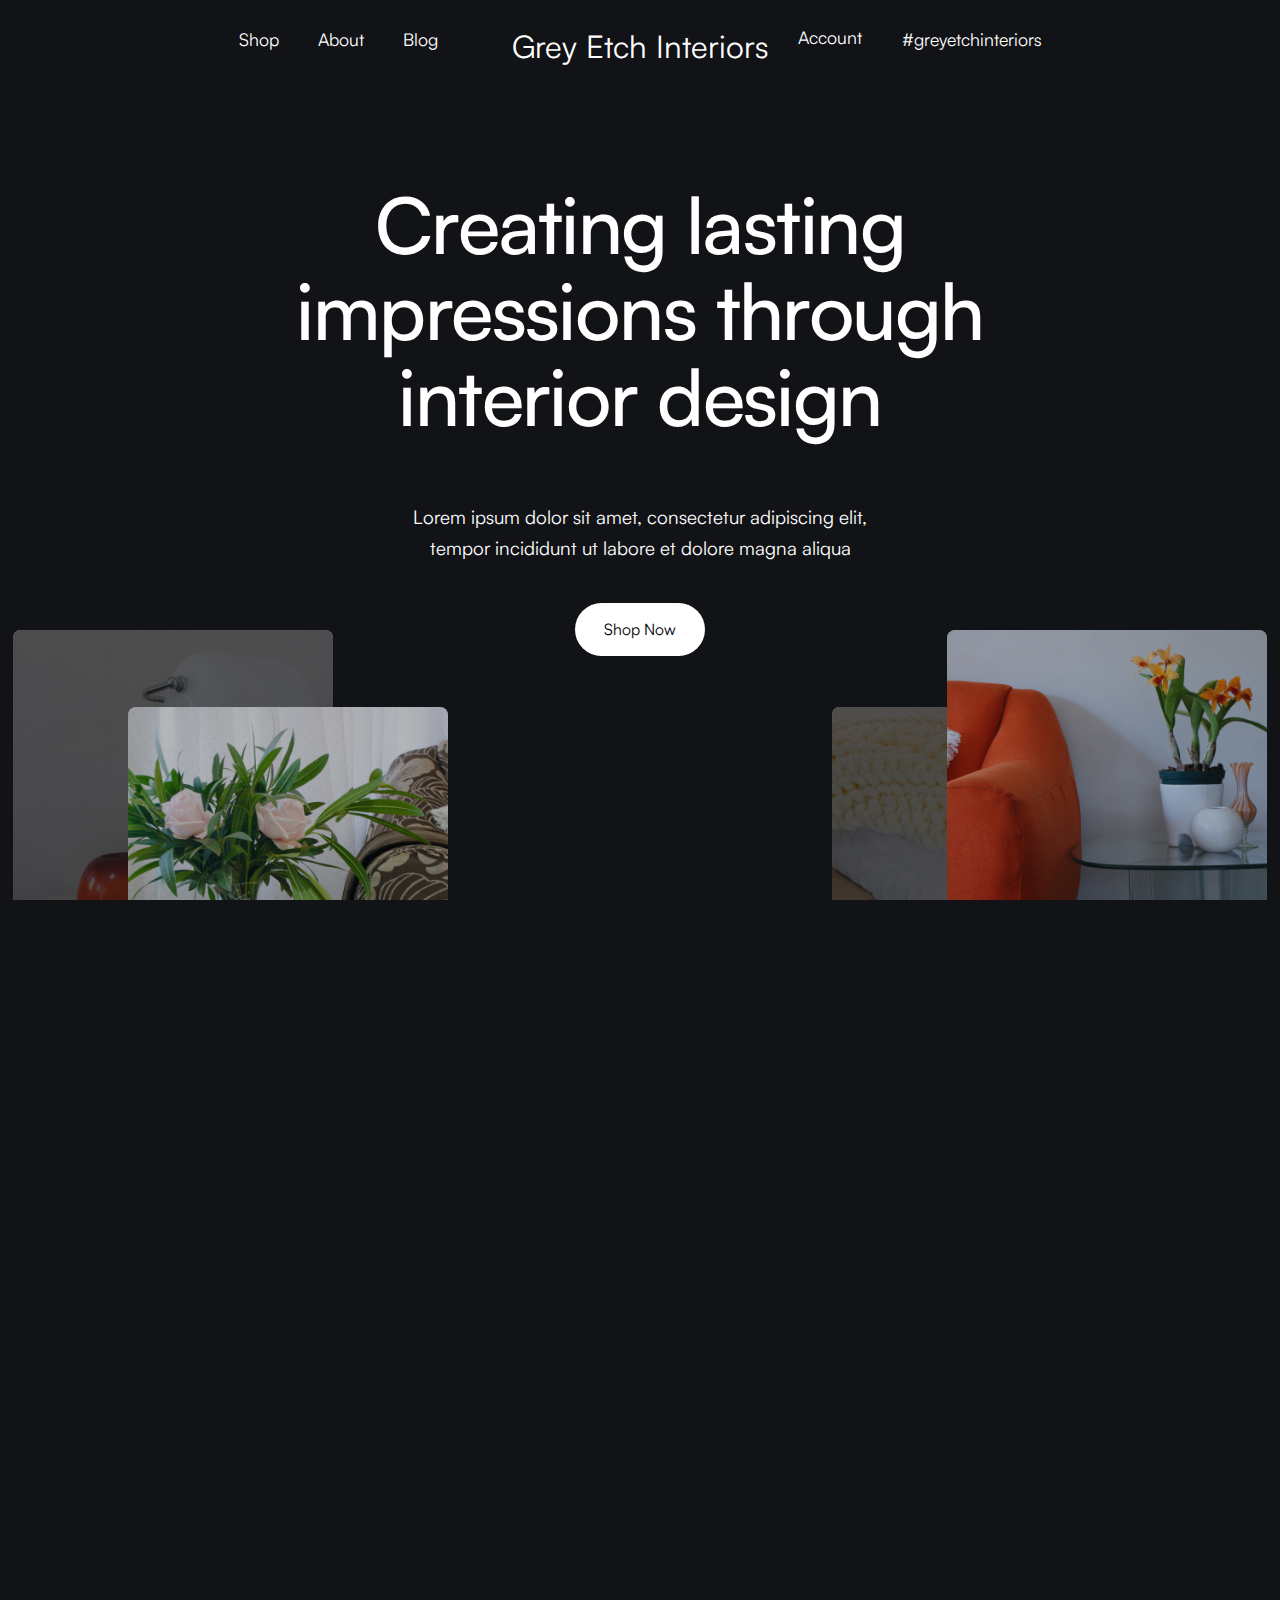
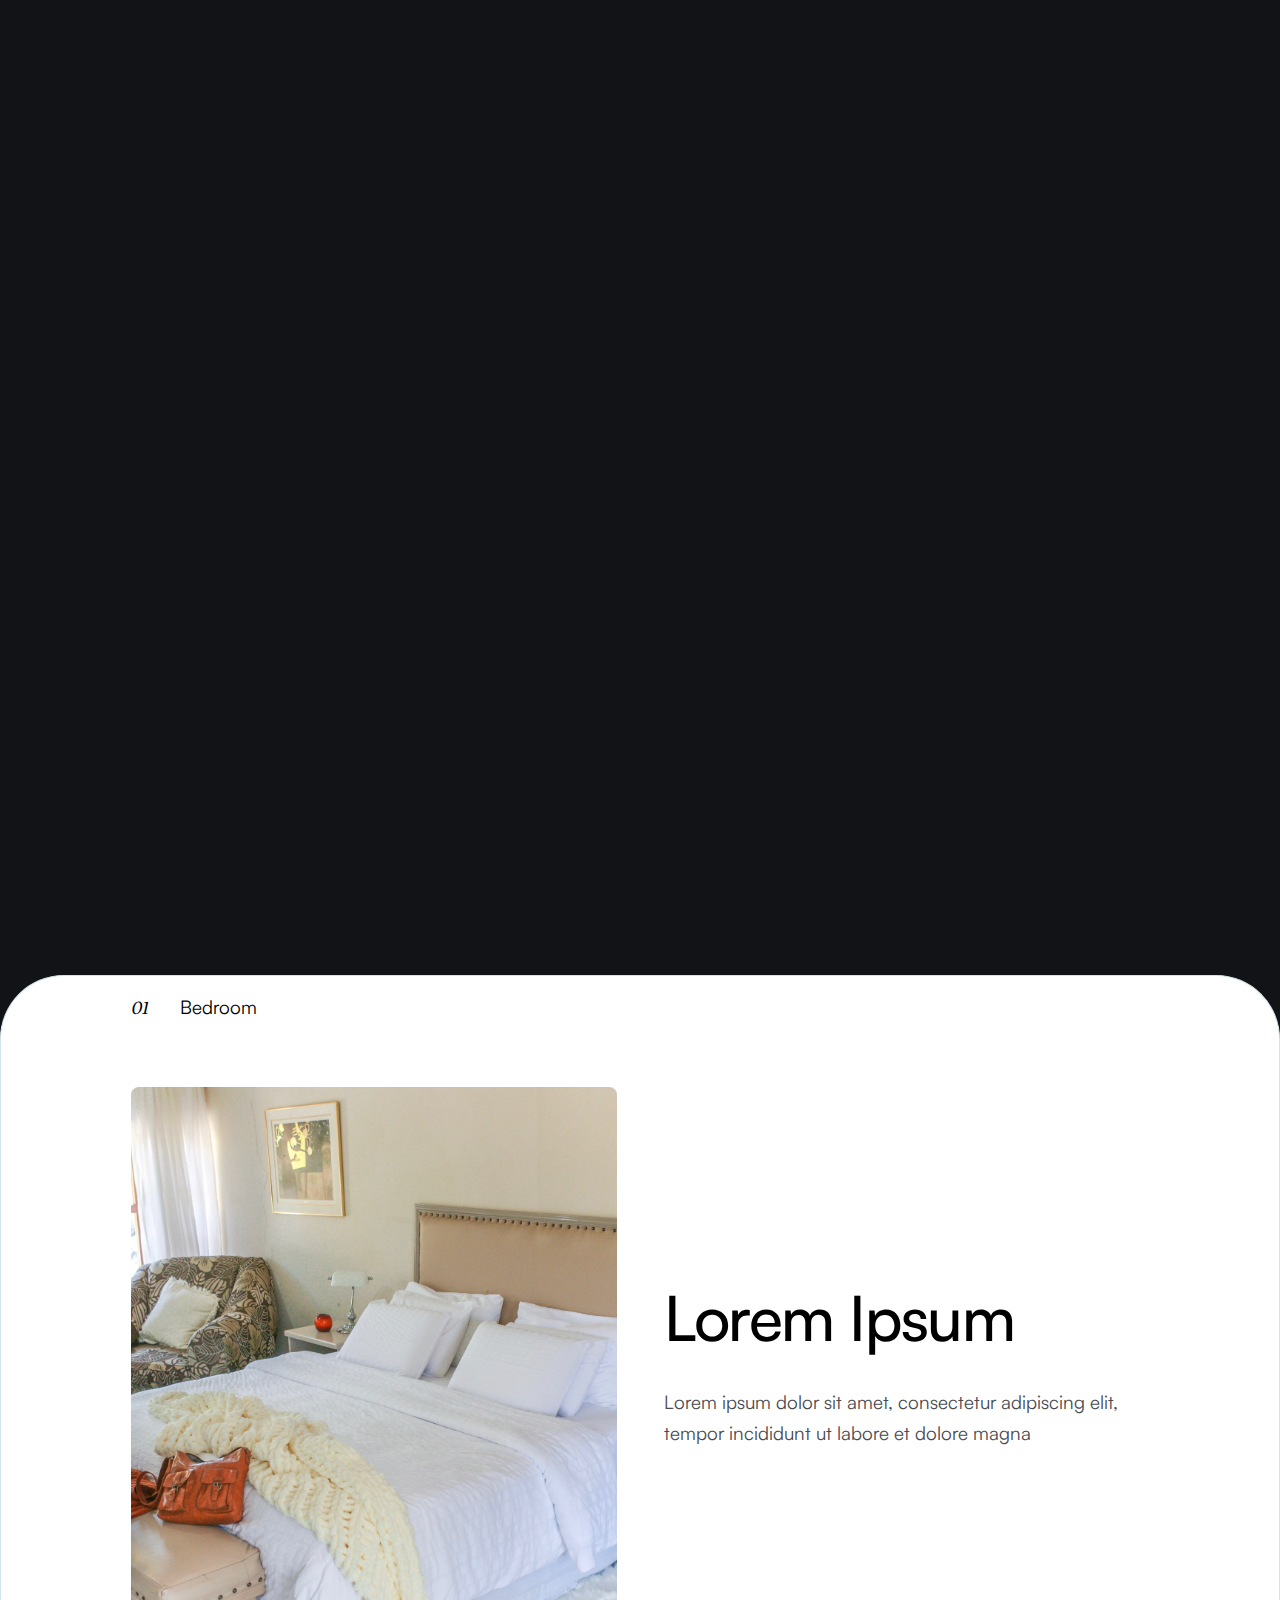
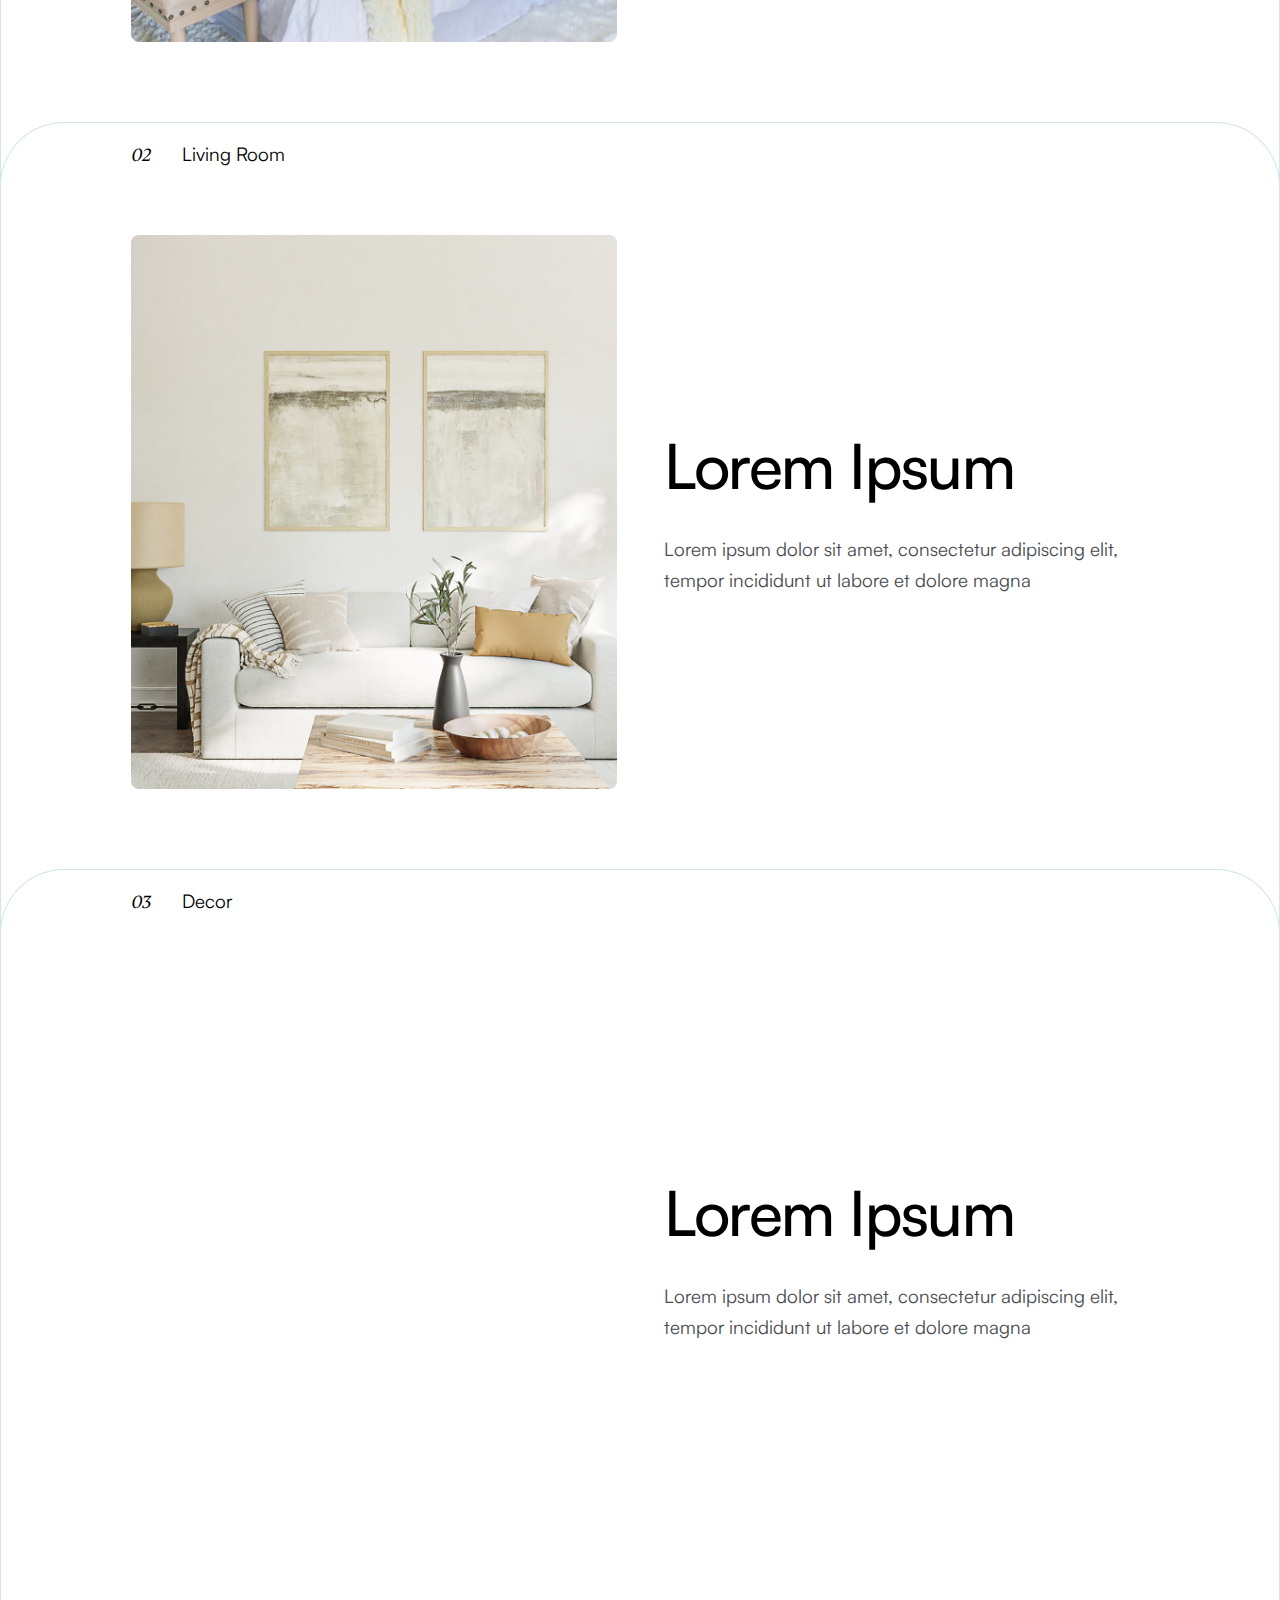
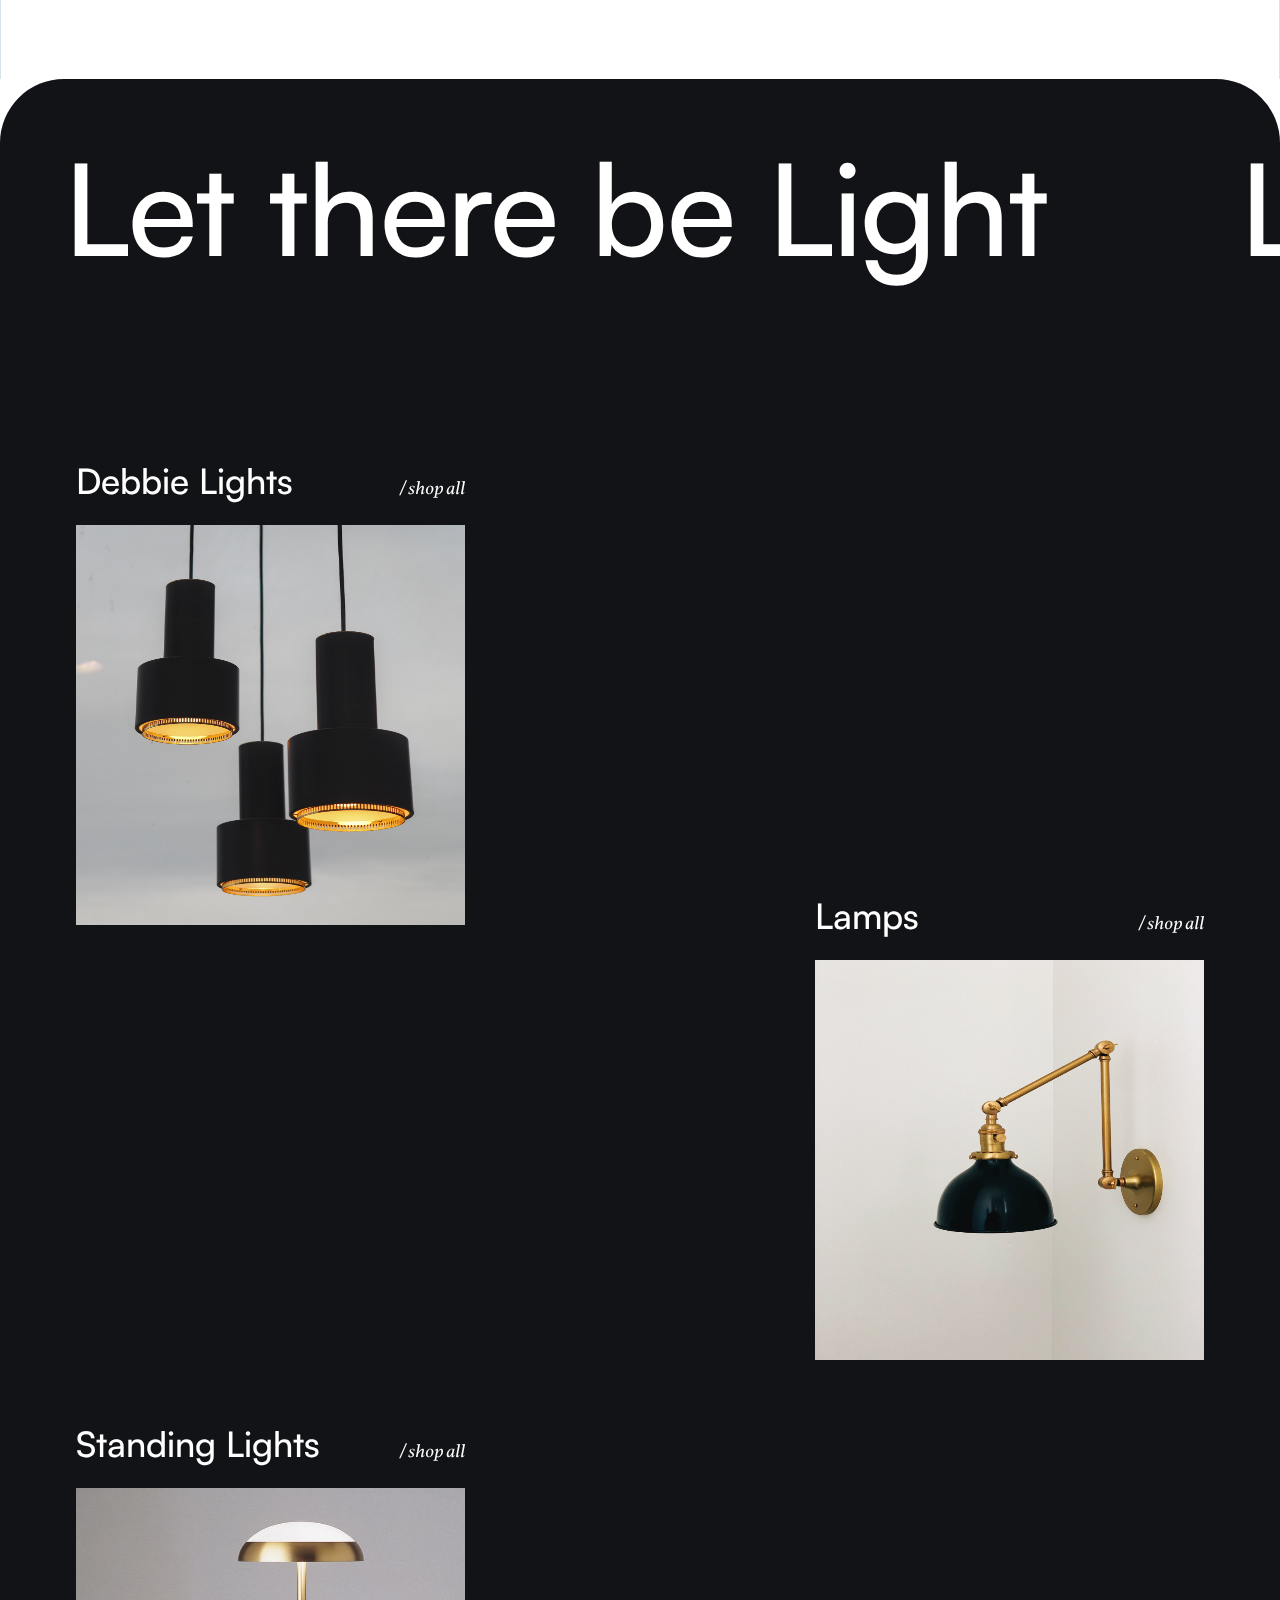
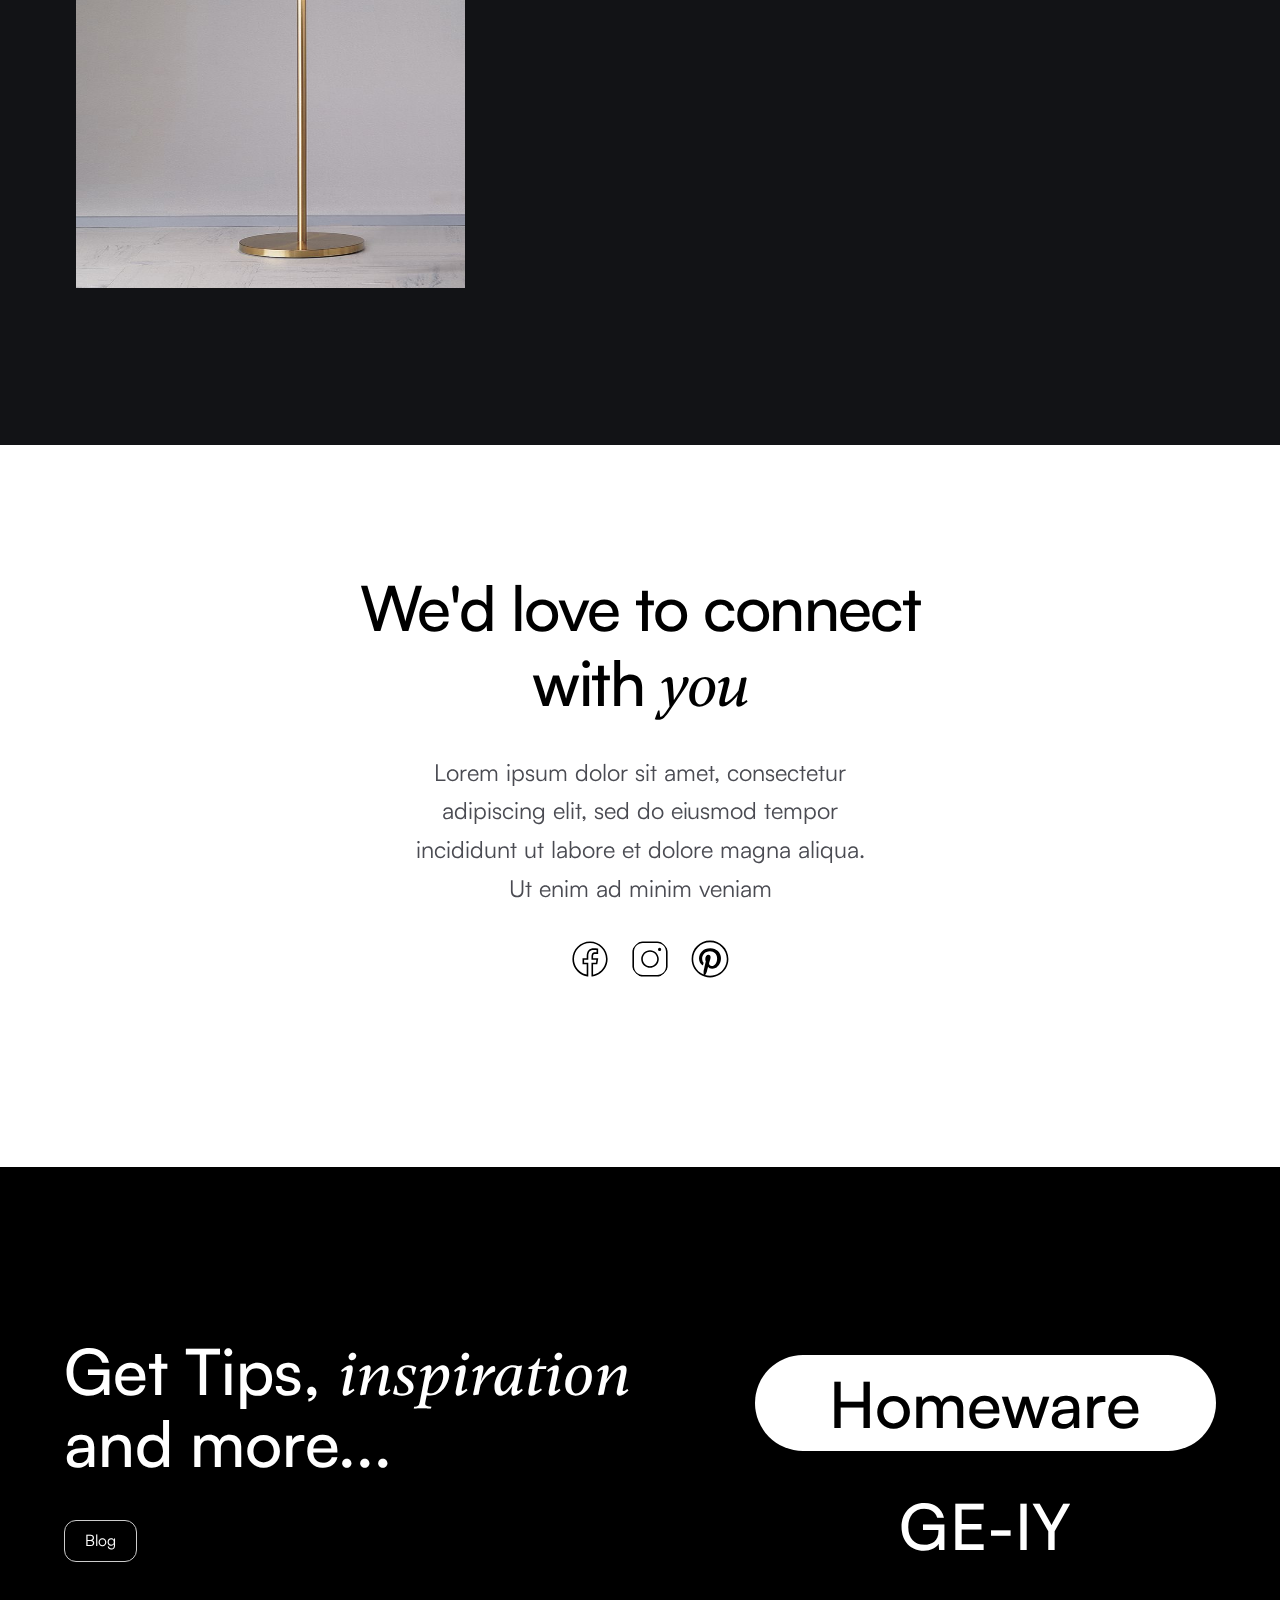
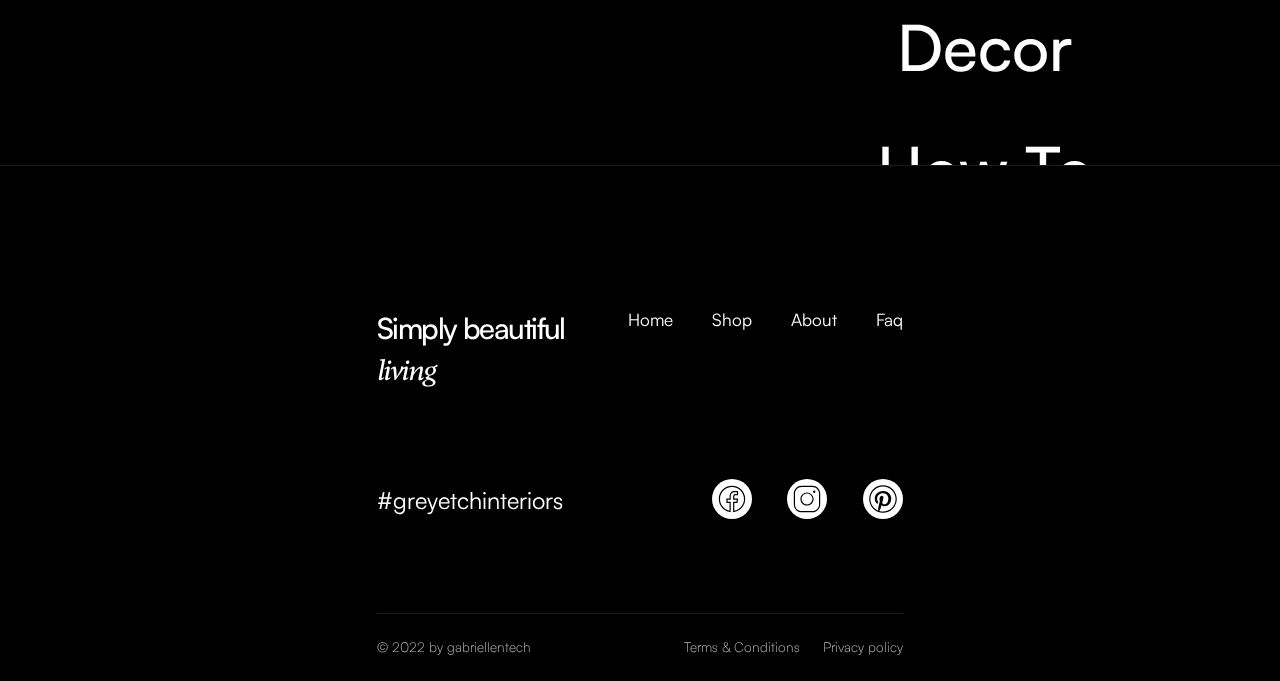
<file: index.html>
<!DOCTYPE html><!--  This site was created in Webflow. http://www.webflow.com  -->
<!--  Last Published: Thu Jun 16 2022 15:53:08 GMT+0000 (Coordinated Universal Time)  -->
<html data-wf-page="62ab51c91af68d7bcd9a5425" data-wf-site="62ab51c91af68d5d989a541c">
<head>
  <meta charset="utf-8">
  <title>Home | Grey Etch Interiors</title>
  <meta content="Home | Grey Etch Interiors" property="og:title">
  <meta content="/images/ge18.jpg" property="og:image">
  <meta content="width=device-width, initial-scale=1" name="viewport">
  <link href="css/normalize.css" rel="stylesheet" type="text/css">
  <link href="css/webflow.css" rel="stylesheet" type="text/css">
  <link href="css/grey-etch.webflow.css" rel="stylesheet" type="text/css">
  <!-- [if lt IE 9]><script src="https://cdnjs.cloudflare.com/ajax/libs/html5shiv/3.7.3/html5shiv.min.js" type="text/javascript"></script><![endif] -->
  <script type="text/javascript">!function(o,c){var n=c.documentElement,t=" w-mod-";n.className+=t+"js",("ontouchstart"in o||o.DocumentTouch&&c instanceof DocumentTouch)&&(n.className+=t+"touch")}(window,document);</script>
  <link href="images/Grey-Etch mockup.png" rel="apple-touch-icon"><!--  Please keep this css code to improve the font quality -->
  <style>
  * {
  -webkit-font-smoothing: antialiased;
  -moz-osx-font-smoothing: grayscale;
}
</style>
  <style>
  html { font-size: calc(0.625rem + 0.41666666666666663vw); }
  @media screen and (max-width:1920px) { html { font-size: calc(0.625rem + 0.41666666666666674vw); } }
  @media screen and (max-width:1440px) { html { font-size: calc(0.8126951092611863rem + 0.20811654526534862vw); } }
  @media screen and (max-width:479px) { html { font-size: calc(0.7494769874476988rem + 0.8368200836820083vw); } }
</style>
  <script>
let x = Math.floor((Math.random() * 100) + 1);
document.getElementById("demo").innerHTML = x;
</script>
</head>
<body>
  <div class="page-wrapper">
    <div class="global-styles w-embed">
      <style>
/* Snippet gets rid of top margin on first element in any rich text*/
.w-richtext>:first-child {
	margin-top: 0;
}
/* Snippet gets rid of bottom margin on last element in any rich text*/
.w-richtext>:last-child, .w-richtext ol li:last-child, .w-richtext ul li:last-child {
	margin-bottom: 0;
}
/* Snippet prevents all click and hover interaction with an element */
.clickable-off {
	pointer-events: none;
}
/* Snippet enables all click and hover interaction with an element */
.clickable-on{
  pointer-events: auto;
}
/* Snippet enables you to add class of div-square which creates and maintains a 1:1 dimension of a div.*/
.div-square::after {
	content: "";
	display: block;
	padding-bottom: 100%;
}
/*Hide focus outline for main content element*/
main:focus-visible {
	outline: -webkit-focus-ring-color auto 0px;
}
/* Make sure containers never lose their center alignment*/
.container-medium, .container-small, .container-large {
	margin-right: auto !important;
	margin-left: auto !important;
}
/*Reset buttons, and links styles*/
a {
	color: inherit;
	text-decoration: inherit;
	font-size: inherit;
}
/*Apply "..." after 3 lines of text */
.text-style-3lines {
	display: -webkit-box;
	overflow: hidden;
	-webkit-line-clamp: 3;
	-webkit-box-orient: vertical;
}
/*Apply "..." after 2 lines of text */
.text-style-2lines {
	display: -webkit-box;
	overflow: hidden;
	-webkit-line-clamp: 2;
	-webkit-box-orient: vertical;
}
</style>
    </div>
    <main class="main-wrapper">
      <div class="page-sections">
        <section class="section-hero-home">
          <div class="hero-wrapper">
            <div class="home-hero">
              <div class="preview-hero">
                <div class="hero-home-content">
                  <div data-animation="default" data-collapse="medium" data-duration="400" data-easing="ease" data-easing2="ease-out-cubic" role="banner" class="navbar w-nav">
                    <div id="w-node-_38a87566-d4ad-de39-9144-52828fb7260a-8fb72609" class="page-padding">
                      <div class="container-large">
                        <div class="nav-wrapper">
                          <nav role="navigation" class="nav-left w-nav-menu">
                            <div id="w-node-b2db7896-7d27-7889-e63e-3fbf25840cdd-8fb72609" class="nav-link-wrapper">
                              <a href="#" class="nav-link w-inline-block">
                                <div>Shop</div>
                              </a>
                              <a href="#" class="nav-link w-inline-block">
                                <div>About</div>
                              </a>
                              <a href="#" class="nav-link w-inline-block">
                                <div>Blog</div>
                              </a>
                              <div class="nav-responsive show-tablet">
                                <a href="#" class="nav-link w-inline-block">
                                  <div>Account</div>
                                </a>
                              </div>
                            </div>
                          </nav>
                          <a href="index.html" id="w-node-_38a87566-d4ad-de39-9144-52828fb72620-8fb72609" aria-current="page" class="nav-brand w-nav-brand w--current">
                            <div>Grey Etch Interiors</div>
                          </a>
                          <div id="w-node-_38a87566-d4ad-de39-9144-52828fb72625-8fb72609" class="nav-right">
                            <a href="#" class="nav-link w-inline-block">
                              <div>Account</div>
                            </a>
                            <a data-w-id="38a87566-d4ad-de39-9144-52828fb72626" href="#" class="underline-link w-inline-block">
                              <div class="button-text">
                                <div class="button-text-item">#greyetchinteriors</div>
                              </div>
                            </a>
                          </div>
                          <div id="w-node-_38a87566-d4ad-de39-9144-52828fb72623-8fb72609" class="menu-button w-nav-button">
                            <div class="menu-icon"><img src="images/menu-224x242x.svg" loading="lazy" alt=""></div>
                          </div>
                        </div>
                      </div>
                    </div>
                  </div>
                  <div id="w-node-b45e44b7-89d4-2d9d-5e42-693294cf4c25-cd9a5425" class="hero-bottom">
                    <div class="hero-home-info">
                      <div class="strip-wrapper">
                        <div id="w-node-b45e44b7-89d4-2d9d-5e42-693294cf4c28-cd9a5425" class="hero-image-strip left">
                          <div class="hero-image fourteen"><img src="images/8.JPG" loading="eager" sizes="(max-width: 479px) 41vw, (max-width: 991px) 31vw, 26vw" alt="" class="image-fill">
                            <div class="overlay"></div>
                          </div>
                          <div class="hero-image two"><img src="images/9.JPG" loading="eager" sizes="(max-width: 479px) 41vw, (max-width: 991px) 31vw, 26vw" alt="" class="image-fill">
                            <div class="overlay"></div>
                          </div>
                          <div class="hero-image ten"></div>
                          <div class="hero-image twelve"></div>
                        </div>
                      </div>
                      <div class="strip-wrapper right">
                        <div id="w-node-b45e44b7-89d4-2d9d-5e42-693294cf4c32-cd9a5425" class="hero-image-strip right-side">
                          <div class="hero-image four"><img src="images/1.JPG" loading="eager" sizes="(max-width: 479px) 41vw, (max-width: 991px) 31vw, 26vw", alt="" class="image-fill">
                            <div class="overlay overlay-light"></div>
                          </div>
                          <div class="hero-image nine"><img src="images/3.JPG" loading="eager" sizes="(max-width: 479px) 41vw, (max-width: 991px) 31vw, 26vw" alt="" class="image-fill">
                            <div class="overlay overlay-light"></div>
                          </div>
                          <div class="hero-image three"><img src="images/ge27.jpg" loading="eager" sizes="(max-width: 479px) 41vw, (max-width: 991px) 31vw, 26vw" alt="" class="image-fill">
                            <div class="overlay overlay-light"></div>
                          </div>
                          <div class="hero-image thirteen"><img src="images/1.JPG" loading="eager" sizes="(max-width: 479px) 41vw, (max-width: 991px) 31vw, 26vw" alt="" class="image-fill">
                            <div class="overlay overlay-light"></div>
                          </div>
                        </div>
                      </div>
                      <div class="hero-home-heading">
                        <h1 class="heading-xhuge">Creating lasting impressions through interior design</h1>
                      </div>
                    </div>
                    <div class="preview-intro">
                      <div class="preview-description">
                        <p class="text-size-regular text-color-white">Lorem ipsum dolor sit amet, consectetur adipiscing elit, tempor incididunt ut labore et dolore magna
                        aliqua </p>
                      </div>
                      <a href="/shop.html" class="button w-inline-block">
                        <div class="button-text">
                          <div class="button-text-item">Shop Now</div>
                          <div class="button-text-item">Shop Now</div>
                        </div>
                      </a>
                    </div>
                  </div>
                </div>
              </div>
            </div>
            <div data-w-id="b45e44b7-89d4-2d9d-5e42-693294cf4c4e" class="hero-trigger"></div>
          </div>
        </section>
        <section class="section-sticky-cards">
          <div class="sticky-card">
            <div id="one" class="sticky-anchor"></div>
            <div class="sticky-base sticky-first-base">
              <div data-w-id="b45e44b7-89d4-2d9d-5e42-693294cf4c53" class="page-padding">
                <div class="sticky-cover">
                  <div class="container-large">
                    <div class="sticky-card-item">
                      <a href="#one" class="sticky-top w-inline-block">
                        <div class="sticky-top-side">
                          <div class="text-size-regular"><span class="special">01</span></div>
                          <div class="text-size-regular">Bedroom</div>
                        </div>
                      </a>
                      <div class="sticky-content">
                        <div class="sticky-image"><img src="images/5.JPG" loading="lazy" sizes="(max-width: 479px) 91vw, (max-width: 991px) 92vw, 44vw" alt="" class="image-fill"></div>
                        <div id="w-node-b45e44b7-89d4-2d9d-5e42-693294cf4c61-cd9a5425" class="sticky-intro">
                          <div id="w-node-b45e44b7-89d4-2d9d-5e42-693294cf4c62-cd9a5425" class="preview-title">
                            <h1 class="heading-large">Lorem Ipsum</h1>
                          </div>
                          <div id="w-node-b45e44b7-89d4-2d9d-5e42-693294cf4c68-cd9a5425" class="sticky-description">
                            <p class="text-size-regular">Lorem ipsum dolor sit amet, consectetur adipiscing elit, tempor incididunt ut labore et dolore magna</p>
                          </div>
                        </div>
                      </div>
                    </div>
                  </div>
                </div>
              </div>
            </div>
            <div id="two" class="sticky-anchor"></div>
            <div class="sticky-base sticky-second-base">
              <div class="page-padding">
                <div class="sticky-cover">
                  <div class="container-large">
                    <div class="sticky-card-item">
                      <a href="#two" class="sticky-top w-inline-block">
                        <div class="sticky-top-side">
                          <div class="text-size-regular"><span class="special">02</span></div>
                          <div class="text-size-regular">Living Room</div>
                        </div>
                      </a>
                      <div class="sticky-content">
                        <div class="sticky-image"><img src="images/ge9.jpg" loading="lazy" sizes="(max-width: 479px) 91vw, (max-width: 991px) 92vw, 44vw" alt="" class="image-fill"></div>
                        <div id="w-node-b45e44b7-89d4-2d9d-5e42-693294cf4c7b-cd9a5425" class="sticky-intro">
                          <div id="w-node-b45e44b7-89d4-2d9d-5e42-693294cf4c7c-cd9a5425" class="preview-title">
                            <h1 class="heading-large">Lorem Ipsum</h1>
                          </div>
                          <div id="w-node-b45e44b7-89d4-2d9d-5e42-693294cf4c84-cd9a5425">
                            <div class="sticky-description">
                              <p class="text-size-regular">Lorem ipsum dolor sit amet, consectetur adipiscing elit, tempor incididunt ut labore et dolore magna</p>
                            </div>
                          </div>
                        </div>
                      </div>
                    </div>
                  </div>
                </div>
              </div>
            </div>
            <div id="three" class="sticky-anchor"></div>
            <div class="sticky-base">
              <div class="page-padding">
                <div class="sticky-cover">
                  <div class="container-large">
                    <div class="sticky-card-item">
                      <a href="#three" class="sticky-top w-inline-block">
                        <div class="sticky-top-side">
                          <div class="text-size-regular"><span class="special">03</span></div>
                          <div class="text-size-regular">Decor</div>
                        </div>
                      </a>
                      <div class="sticky-content">
                        <div class="sticky-image"><img src="images/4.JPG" loading="lazy" sizes="(max-width: 479px) 91vw, (max-width: 991px) 92vw, 44vw" alt="" class="image-fill"></div>
                        <div id="w-node-b45e44b7-89d4-2d9d-5e42-693294cf4c98-cd9a5425" class="sticky-intro">
                          <div id="w-node-b45e44b7-89d4-2d9d-5e42-693294cf4c99-cd9a5425" class="preview-title">
                            <h1 class="heading-large">Lorem Ipsum</h1>
                          </div>
                          <div class="sticky-description">
                            <p class="text-size-regular">Lorem ipsum dolor sit amet, consectetur adipiscing elit, tempor incididunt ut labore et dolore magna</p>
                          </div>
                        </div>
                      </div>
                    </div>
                  </div>
                </div>
              </div>
            </div>
          </div>
        </section>
        </section>
        <div class="section-benefits">
          <div class="benefits-component">
            <div class="page-padding">
              <div class="padding-vertical padding-medium">
                <div class="benefits-text-strip">
                  <div class="looping-text">
                    <div>Let there be Light</div>
                    <div>Let there be Light</div>
                  </div>
                  <div class="looping-text">
                    <div>Let there be Light</div>
                    <div>Let there be light</div>
                  </div>
                </div>
                <div class="benefits-base">
                  <div class="benefits-strip">
                    <div id="w-node-b45e44b7-89d4-2d9d-5e42-693294cf4cd0-cd9a5425" class="benefits-item">
                      <div class="benefit-top">
                        <h3 class="heading-medium">Debbie Lights</h3>
                        <div class="heading-medium text-weight-normal"><span class="special-lights">/ shop all</span></div>
                      </div>
                      <div class="lights-div">
                        <img class="lights" src="/images/ge22.jpg" alt="" />
                      </div>
                    </div>
                    <div id="w-node-b45e44b7-89d4-2d9d-5e42-693294cf4cda-cd9a5425" class="benefits-item">
                      <div class="benefit-top">
                        <h3 class="heading-medium">Lamps</h3>
                        <div class="heading-medium text-weight-normal"><span class="special-lights">/ shop all</span></div>
                      </div>
                      <div>
                        <img class="lights" src="/images/ge23.jpg" alt="" />
                      </div>
                    </div>
                  </div>
                  <div class="benefits-strip">
                    <div id="w-node-b45e44b7-89d4-2d9d-5e42-693294cf4ce8-cd9a5425" class="benefits-item">
                      <div class="benefit-top">
                        <h3 class="heading-medium">Standing Lights</h3>
                        <div class="heading-medium text-weight-normal"><span class="special-lights">/ shop all</span></div>
                      </div>
                      <div>
                        <img class="lights" src="/images/ge25.jpg" alt="" />
                      </div>
                    </div>
                  </div>
                </div>
              </div>
            </div>
          </div>
        </div>
        
      

      <section class="section-team">
        <div class="page-padding">
          <div class="padding-bottom padding-xhuge">
            <div class="container-large">
              <div class="team-basic">
                <div id="w-node-_28718724-885c-a770-5493-2fc49b39b3f4-cd9a5425" class="team-intro">
                  <div id="w-node-_28718724-885c-a770-5493-2fc49b39b3f5-cd9a5425">
                    <h1 class="heading-large">We'd love to connect with <span class="special">you</span></h1>
                  </div>
                  <div id="w-node-_28718724-885c-a770-5493-2fc49b39b3fb-cd9a5425" class="about-description">
                    <p class="text-size-large">Lorem ipsum dolor sit amet, consectetur adipiscing elit, sed do eiusmod tempor
                      incididunt ut labore et dolore magna
                      aliqua. Ut enim ad minim veniam</p>
                  </div>
                  
                    <div class="social-icons">
                      <img src="/images/fb.svg" alt="" class="social-icon">
                      <img src="/images/ig2.svg" alt="" class="social-icon">
                      <img src="/images/pinterest.svg" alt="" class="social-icon">
                    </div>
                  </a>
                </div>
                <div id="w-node-_28718724-885c-a770-5493-2fc49b39b405-cd9a5425" class="team-circles">
                  <div id="w-node-_28718724-885c-a770-5493-2fc49b39b406-cd9a5425" class="team-avatar"><img
                      src="images/ge14.jpg" loading="lazy"
                      sizes="(max-width: 479px) 57.1199951171875px, (max-width: 767px) 97.91999816894531px, (max-width: 991px) 97.91999053955078px, 10vw"
                      alt="" class="image-fill"></div>
                  <div id="w-node-_28718724-885c-a770-5493-2fc49b39b408-cd9a5425" class="team-avatar"><img
                      src="images/ge15.jpg" loading="lazy"
                      sizes="(max-width: 479px) 57.1199951171875px, (max-width: 767px) 20vw, (max-width: 991px) 13vw, 10vw"
                      alt="" class="image-fill"></div>
                  <div id="w-node-_28718724-885c-a770-5493-2fc49b39b40a-cd9a5425" class="team-avatar"><img
                      src="images/ge16.jpg" loading="lazy"
                      sizes="(max-width: 479px) 57.1199951171875px, (max-width: 767px) 20vw, (max-width: 991px) 13vw, 10vw"
                      alt="" class="image-fill"></div>
                  <div id="w-node-_28718724-885c-a770-5493-2fc49b39b40c-cd9a5425" class="team-avatar"><img
                      src="images/ge17.jpg" loading="lazy"
                      sizes="(max-width: 479px) 57.1199951171875px, (max-width: 767px) 20vw, (max-width: 991px) 97.9200439453125px, 10vw"
                      alt="" class="image-fill"></div>
                </div>
                <div id="w-node-_28718724-885c-a770-5493-2fc49b39b40e-cd9a5425" class="team-circles">
                  <div id="w-node-_28718724-885c-a770-5493-2fc49b39b40f-cd9a5425" class="team-avatar"><img
                      src="images/ge13.jpg" loading="lazy"
                      sizes="(max-width: 479px) 57.1199951171875px, (max-width: 767px) 97.91999816894531px, (max-width: 991px) 97.91999053955078px, 10vw"
                      alt="" class="image-fill"></div>
                  <div id="w-node-_28718724-885c-a770-5493-2fc49b39b411-cd9a5425" class="team-avatar"><img
                      src="images/ge18.jpg" loading="lazy"
                      sizes="(max-width: 479px) 57.1199951171875px, (max-width: 767px) 20vw, (max-width: 991px) 13vw, 10vw"
                      alt="" class="image-fill"></div>
                  <div id="w-node-_28718724-885c-a770-5493-2fc49b39b413-cd9a5425" class="team-avatar"><img
                      src="images/ge19.jpg" loading="lazy"
                      sizes="(max-width: 479px) 57.1199951171875px, (max-width: 767px) 20vw, (max-width: 991px) 13vw, 10vw"
                      alt="" class="image-fill"></div>
                  <div id="w-node-_28718724-885c-a770-5493-2fc49b39b415-cd9a5425" class="team-avatar"><img
                      src="images/ge20.jpg" loading="lazy"
                      sizes="(max-width: 479px) 57.1199951171875px, (max-width: 767px) 20vw, (max-width: 991px) 97.9200439453125px, 10vw"
                      alt="" class="image-fill"></div>
                </div>
              </div>
            </div>
          </div>
        </div>
      </section>

      <section class="section-footer-action">
        <div class="page-padding">
          <div class="padding-vertical padding-xhuge">
            <div id="w-node-b8d350e8-96a0-1537-9c18-c5a6c9bd9cbd-c9bd9cb7" class="footer-action-component">
              <div class="name-title">
                <h1 class="footer-action-heading">Get Tips, <span class="special">inspiration</span> and more...</h1>
              </div>
              <div id="w-node-b8d350e8-96a0-1537-9c18-c5a6c9bd9cc5-c9bd9cb7" class="action-description">
                <!--<p class="text-size-regular text-color-white">Come to the conference and get inspired by the greats.</p>-->
                
                <div class="blog-btn-wrapper">
                  <button class="blog-btn">Blog</button>
                </div>
              </div>
              <div id="w-node-b8d350e8-96a0-1537-9c18-c5a6c9bd9ccc-c9bd9cb7" class="name-block">
                <div class="name-list-wrapper">
                  <div class="name-list">
                    <div class="name-item">
                      <div>Homeware</div>
                    </div>
                    <div class="name-item">
                      <div>GE-IY</div>
                    </div>
                    <div class="name-item">
                      <div>Decor</div>
                    </div>
                    <div class="name-item">
                      <div>How To</div>
                    </div>
                    <div class="name-item">
                      <div>Shades</div>
                    </div>
                    <div class="name-item">
                      <div>Plants</div>
                    </div>
                    <div class="name-item">
                      <div>Shelves</div>
                    </div>
                    <div class="name-item">
                      <div>Curtains</div>
                    </div>
                    <div class="name-item">
                      <div>Kitchenware</div>
                    </div>
                    <div class="name-item">
                      <div>Bath</div>
                    </div>
                  </div>
                  <div class="name-list">
                    <div class="name-item">
                      <div>Homeware</div>
                    </div>
                    <div class="name-item">
                      <div>GE-IY</div>
                    </div>
                    <div class="name-item">
                      <div>Decor</div>
                    </div>
                    <div class="name-item">
                      <div>How To</div>
                    </div>
                    <div class="name-item">
                      <div>Shades</div>
                    </div>
                    <div class="name-item">
                      <div>Plants</div>
                    </div>
                    <div class="name-item">
                      <div>Shelves</div>
                    </div>
                    <div class="name-item">
                      <div>Curtains</div>
                    </div>
                    <div class="name-item">
                      <div>Kitchenware</div>
                    </div>
                    <div class="name-item">
                      <div>Bath</div>
                    </div>
                  </div>
                </div>
              </div>
            </div>
          </div>
        </div>
      </section>
      <section class="section-footer">
        <div class="page-padding">
          <div class="container-large">
            <div class="padding-top padding-xhuge">
              <div class="footer-wrapper">
                <div class="footer-block">
                  <div id="w-node-_86bf3a3d-00ff-81cc-78fb-3d9e61fbf5ce-61fbf5c7" class="footer-component">
                    <div class="footer-column">
                      <h1 class="heading-small">Simply beautiful<br> <span class="special">living</span></h1>
                      <a href="index.html" aria-current="page" class="footer-brand w-inline-block w--current">
                        <div>#greyetchinteriors</div>
                      </a>
                    </div>
                    <div class="footer-column">
                      <div class="footer-row">
                        <a href="index.html" aria-current="page" class="footer-link w-inline-block w--current">
                          <div>Home</div>
                        </a>
                        <a href="#" class="footer-link w-inline-block">
                          <div>Shop</div>
                        </a>
                        <a href="#" class="footer-link w-inline-block">
                          <div>About</div>
                        </a>
                        <a href="#" class="footer-link w-inline-block">
                          <div>Faq</div>
                        </a>
                      </div>
                      <div class="social-list">
                        <a href="#" class="social-icon w-inline-block">
                          <div>
                            <img src="/images/fb.svg" alt="" class="footer-social-icon"/>
                          </div>
                        </a>
                        <a href="#" class="social-icon w-inline-block">
                          <div>
                            <img src="/images/ig2.svg" alt="" class="footer-social-icon" />
                          </div>
                        </a>
                        <a href="#" class="social-icon w-inline-block">
                          <div>
                            <img src="/images/pinterest.svg" alt="" class="footer-social-icon" />
                          </div>
                        </a>
                      </div>
                    </div>
                  </div>
                </div>
                <div class="footer-bottom">
                  <div>© 2022 by gabriellentech </div>
                  <div class="preview-legal">
                    <a href="#" class="legal-link w-inline-block">
                      <div>Terms &amp; Conditions</div>
                    </a>
                    <a href="#" class="legal-link w-inline-block">
                      <div>Privacy policy</div>
                    </a>
                  </div>
                </div>
              </div>
            </div>
          </div>
        </div>
      </section>
    </main>
  </div>
  <script src="https://d3e54v103j8qbb.cloudfront.net/js/jquery-3.5.1.min.dc5e7f18c8.js?site=62ab51c91af68d5d989a541c" type="text/javascript" integrity="sha256-9/aliU8dGd2tb6OSsuzixeV4y/faTqgFtohetphbbj0=" crossorigin="anonymous"></script>
  <script src="js/webflow.js" type="text/javascript"></script>
  <!-- [if lte IE 9]><script src="https://cdnjs.cloudflare.com/ajax/libs/placeholders/3.0.2/placeholders.min.js"></script><![endif] -->
</body>
</html>
</file>
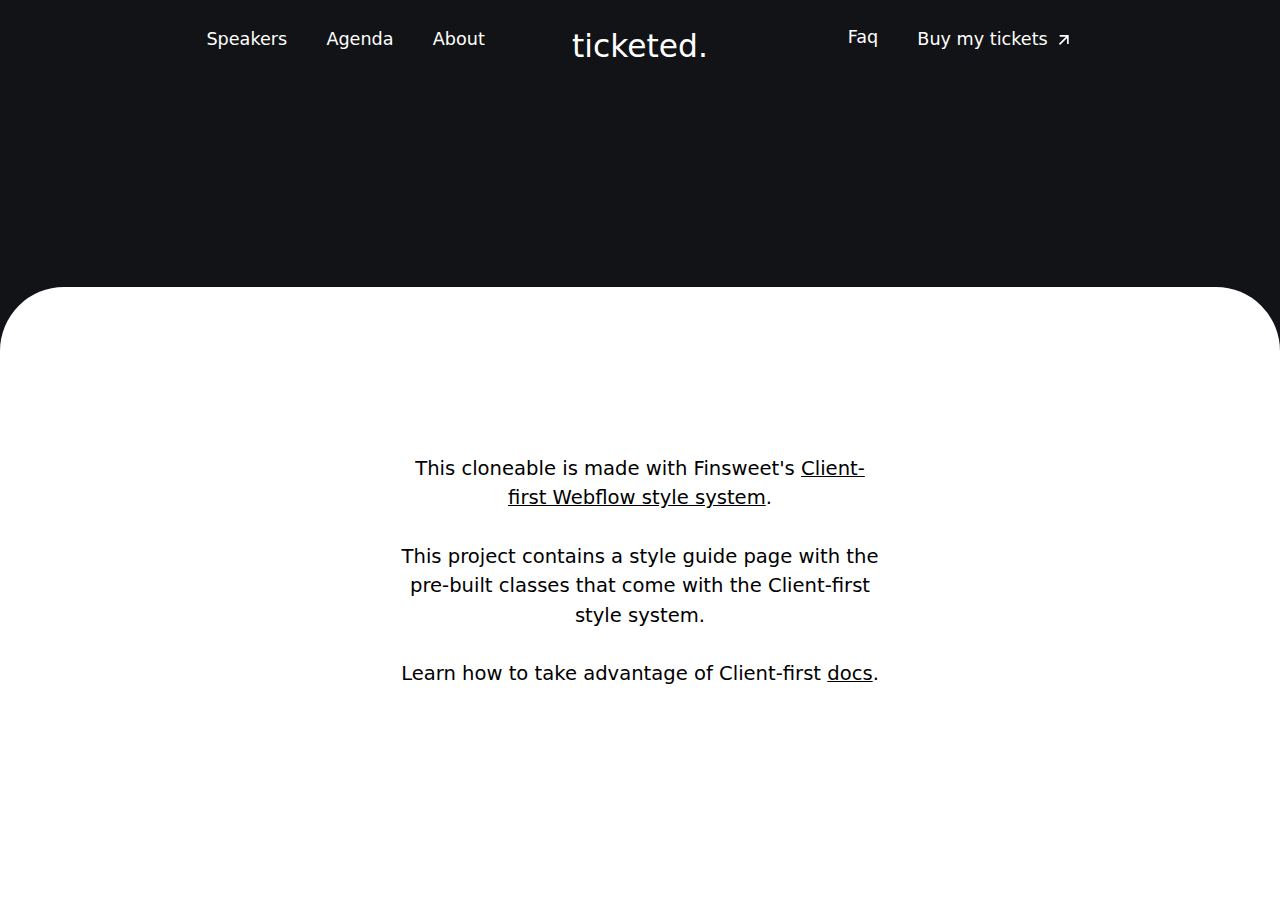
<file: client-first-page.html>
<!DOCTYPE html><!--  This site was created in Webflow. http://www.webflow.com  -->
<!--  Last Published: Thu Jun 16 2022 15:53:08 GMT+0000 (Coordinated Universal Time)  -->
<html data-wf-page="62ab51c91af68d3acf9a5439" data-wf-site="62ab51c91af68d5d989a541c">
<head>
  <meta charset="utf-8">
  <title>Client First Page</title>
  <meta content="Client First Page" property="og:title">
  <meta content="https://uploads-ssl.webflow.com/626c541d5a3abf086162695e/6283e9e350fbb1676f1924d3_link-preview.png" property="og:image">
  <meta content="Client First Page" property="twitter:title">
  <meta content="https://uploads-ssl.webflow.com/626c541d5a3abf086162695e/6283e9e350fbb1676f1924d3_link-preview.png" property="twitter:image">
  <meta content="width=device-width, initial-scale=1" name="viewport">
  <meta content="Webflow" name="generator">
  <link href="css/normalize.css" rel="stylesheet" type="text/css">
  <link href="css/webflow.css" rel="stylesheet" type="text/css">
  <link href="css/grey-etch.webflow.css" rel="stylesheet" type="text/css">
  <!-- [if lt IE 9]><script src="https://cdnjs.cloudflare.com/ajax/libs/html5shiv/3.7.3/html5shiv.min.js" type="text/javascript"></script><![endif] -->
  <script type="text/javascript">!function(o,c){var n=c.documentElement,t=" w-mod-";n.className+=t+"js",("ontouchstart"in o||o.DocumentTouch&&c instanceof DocumentTouch)&&(n.className+=t+"touch")}(window,document);</script>
  <link href="images/favicon.png" rel="shortcut icon" type="image/x-icon">
  <link href="images/webclip.png" rel="apple-touch-icon"><!--  Please keep this css code to improve the font quality -->
  <style>
  * {
  -webkit-font-smoothing: antialiased;
  -moz-osx-font-smoothing: grayscale;
}
</style>
  <style>
  html { font-size: calc(0.625rem + 0.41666666666666663vw); }
  @media screen and (max-width:1920px) { html { font-size: calc(0.625rem + 0.41666666666666674vw); } }
  @media screen and (max-width:1440px) { html { font-size: calc(0.8126951092611863rem + 0.20811654526534862vw); } }
  @media screen and (max-width:479px) { html { font-size: calc(0.7494769874476988rem + 0.8368200836820083vw); } }
</style>
</head>
<body>
  <div class="page-wrapper">
    <div class="global-styles w-embed">
      <style>
/* Snippet gets rid of top margin on first element in any rich text*/
.w-richtext>:first-child {
	margin-top: 0;
}
/* Snippet gets rid of bottom margin on last element in any rich text*/
.w-richtext>:last-child, .w-richtext ol li:last-child, .w-richtext ul li:last-child {
	margin-bottom: 0;
}
/* Snippet prevents all click and hover interaction with an element */
.clickable-off {
	pointer-events: none;
}
/* Snippet enables all click and hover interaction with an element */
.clickable-on{
  pointer-events: auto;
}
/* Snippet enables you to add class of div-square which creates and maintains a 1:1 dimension of a div.*/
.div-square::after {
	content: "";
	display: block;
	padding-bottom: 100%;
}
/*Hide focus outline for main content element*/
main:focus-visible {
	outline: -webkit-focus-ring-color auto 0px;
}
/* Make sure containers never lose their center alignment*/
.container-medium, .container-small, .container-large {
	margin-right: auto !important;
	margin-left: auto !important;
}
/*Reset buttons, and links styles*/
a {
	color: inherit;
	text-decoration: inherit;
	font-size: inherit;
}
/*Apply "..." after 3 lines of text */
.text-style-3lines {
	display: -webkit-box;
	overflow: hidden;
	-webkit-line-clamp: 3;
	-webkit-box-orient: vertical;
}
/*Apply "..." after 2 lines of text */
.text-style-2lines {
	display: -webkit-box;
	overflow: hidden;
	-webkit-line-clamp: 2;
	-webkit-box-orient: vertical;
}
</style>
    </div>
    <main class="main-wrapper">
      <div data-animation="default" data-collapse="medium" data-duration="400" data-easing="ease" data-easing2="ease-out-cubic" role="banner" class="navbar w-nav">
        <div id="w-node-_38a87566-d4ad-de39-9144-52828fb7260a-8fb72609" class="page-padding">
          <div class="container-large">
            <div class="nav-wrapper">
              <nav role="navigation" class="nav-left w-nav-menu">
                <div id="w-node-b2db7896-7d27-7889-e63e-3fbf25840cdd-8fb72609" class="nav-link-wrapper">
                  <a href="speakers.html" class="nav-link w-inline-block">
                    <div>Speakers</div>
                  </a>
                  <a href="agenda.html" class="nav-link w-inline-block">
                    <div>Agenda</div>
                  </a>
                  <a href="about.html" class="nav-link w-inline-block">
                    <div>About</div>
                  </a>
                  <div class="nav-responsive show-tablet">
                    <a href="faq.html" class="nav-link w-inline-block">
                      <div>Faq</div>
                    </a>
                  </div>
                </div>
              </nav>
              <a href="index.html" id="w-node-_38a87566-d4ad-de39-9144-52828fb72620-8fb72609" class="nav-brand w-nav-brand">
                <div>ticketed.</div>
              </a>
              <div id="w-node-_38a87566-d4ad-de39-9144-52828fb72625-8fb72609" class="nav-right">
                <a href="faq.html" class="nav-link w-inline-block">
                  <div>Faq</div>
                </a>
                <a data-w-id="38a87566-d4ad-de39-9144-52828fb72626" href="#" class="underline-link w-inline-block">
                  <div class="button-text">
                    <div class="button-text-item">Buy my tickets</div>
                    <div class="button-text-item">Buy my tickets</div>
                  </div>
                  <div class="icon w-embed"><svg width="420" height="420" viewbox="0 0 24 24" fill="none" xmlns="http://www.w3.org/2000/svg">
                      <path d="M16.0039 9.414L7.39691 18.021L5.98291 16.607L14.5889 8H7.00391V6H18.0039V17H16.0039V9.414V9.414Z" fill="currentColor"></path>
                    </svg>
                  </div>
                </a>
              </div>
              <div id="w-node-_38a87566-d4ad-de39-9144-52828fb72623-8fb72609" class="menu-button w-nav-button">
                <div class="menu-icon"><img src="images/menu-224x242x.svg" loading="lazy" alt=""></div>
              </div>
            </div>
          </div>
        </div>
      </div>
      <header class="fs-styleguide_message-outer">
        <div class="fs-styleguide_message-inner">
          <div class="fs-styleguide_messege-content">
            <div class="text-size-medium">This cloneable is made with Finsweet&#x27;s <a href="https://www.finsweet.com/client-first/" target="_blank" class="text-style-link">Client-first Webflow style system</a>.<br> <br>This project contains a style guide page with the pre-built classes that come with the Client-first style system.<br><br>Learn how to take advantage of Client-first <a href="https://www.finsweet.com/client-first/docs/intro" target="_blank" class="text-style-link">docs</a>.</div>
          </div>
        </div>
      </header>
    </main>
  </div>
  <script src="https://d3e54v103j8qbb.cloudfront.net/js/jquery-3.5.1.min.dc5e7f18c8.js?site=62ab51c91af68d5d989a541c" type="text/javascript" integrity="sha256-9/aliU8dGd2tb6OSsuzixeV4y/faTqgFtohetphbbj0=" crossorigin="anonymous"></script>
  <script src="js/webflow.js" type="text/javascript"></script>
  <!-- [if lte IE 9]><script src="https://cdnjs.cloudflare.com/ajax/libs/placeholders/3.0.2/placeholders.min.js"></script><![endif] -->
</body>
</html>
</file>
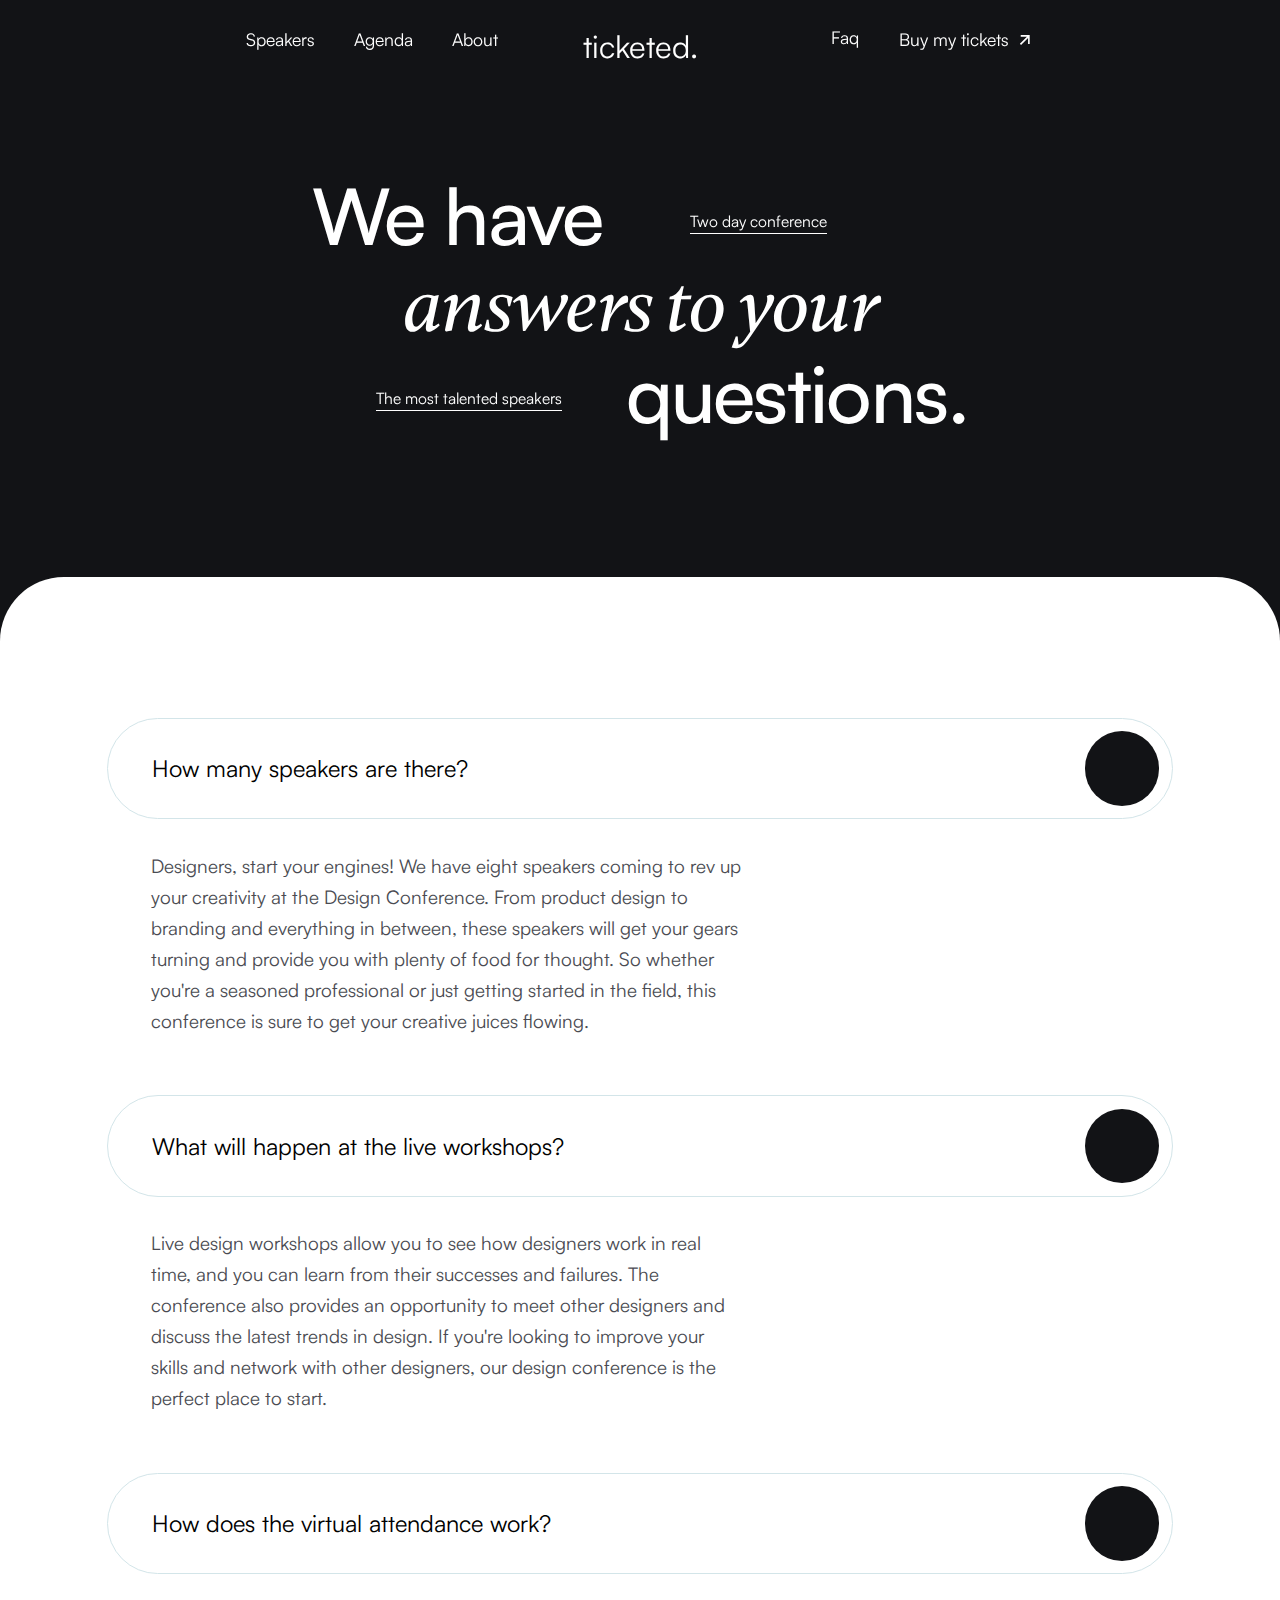
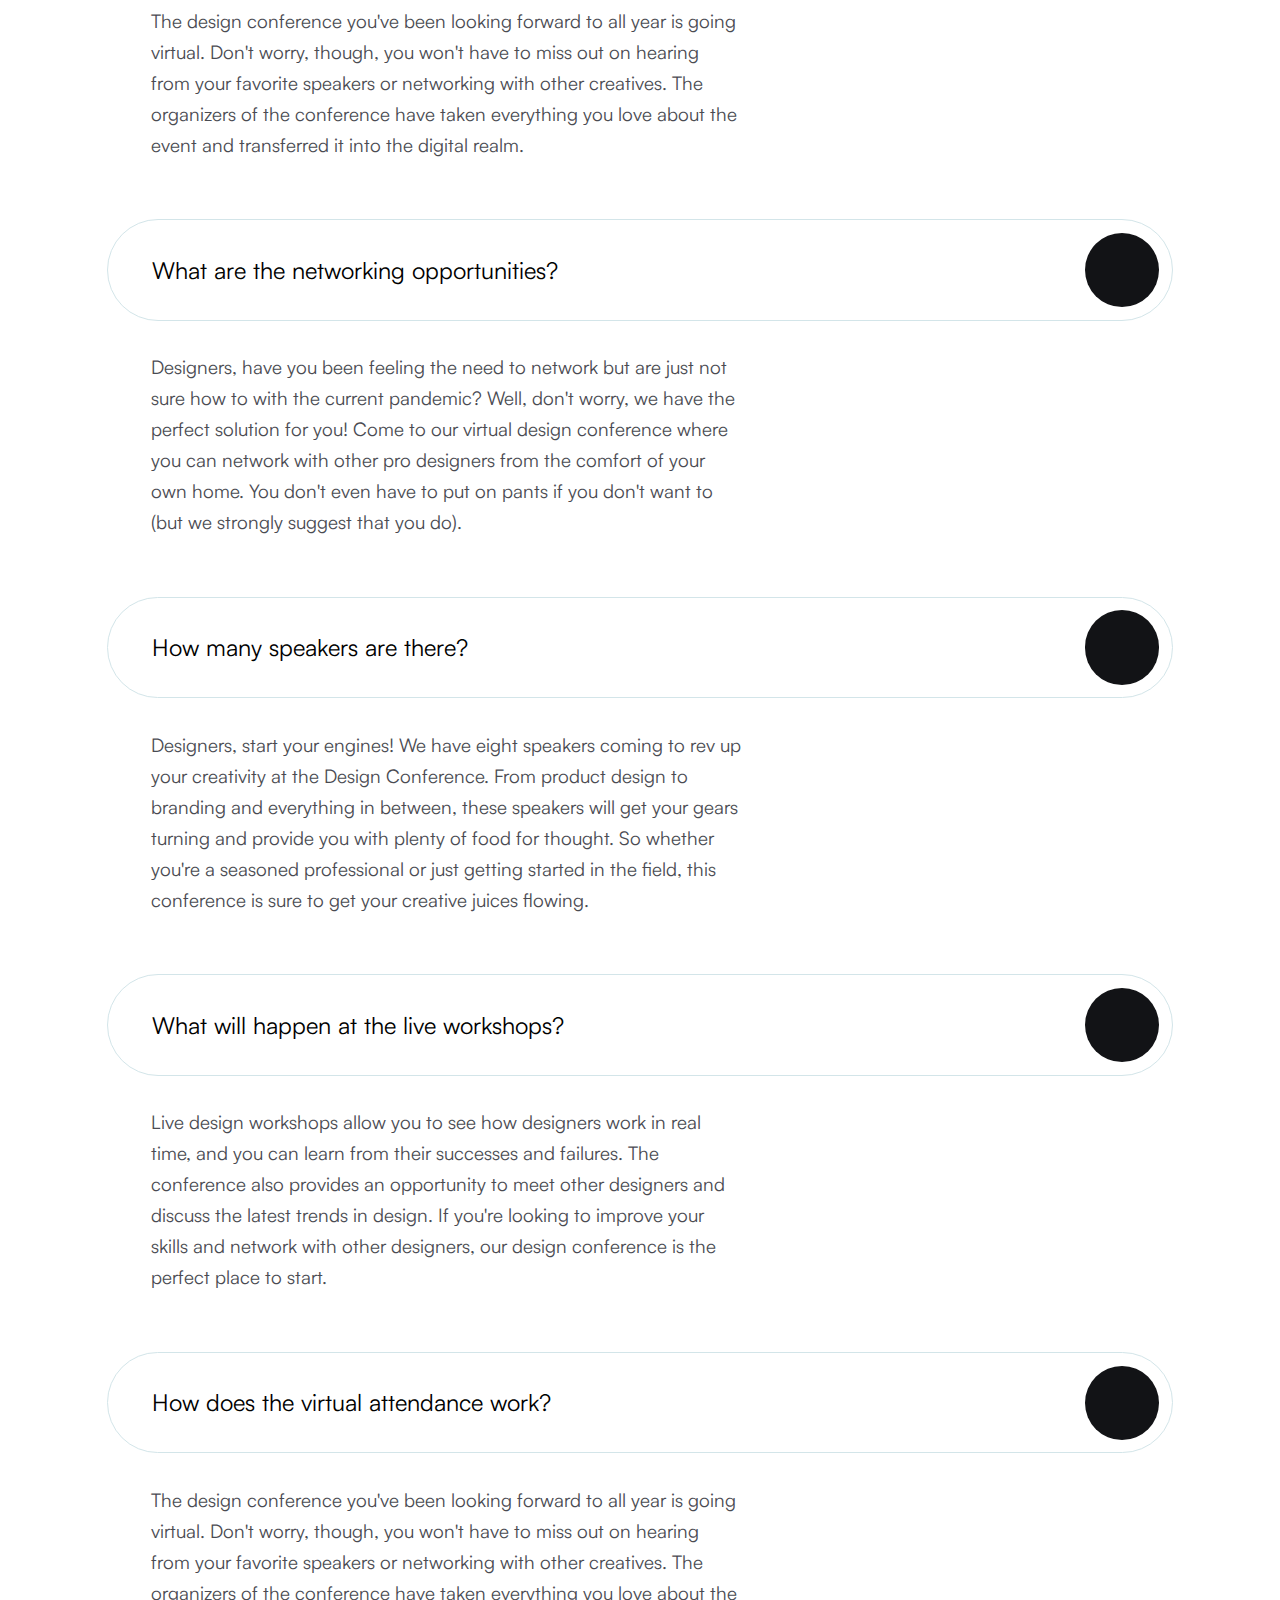
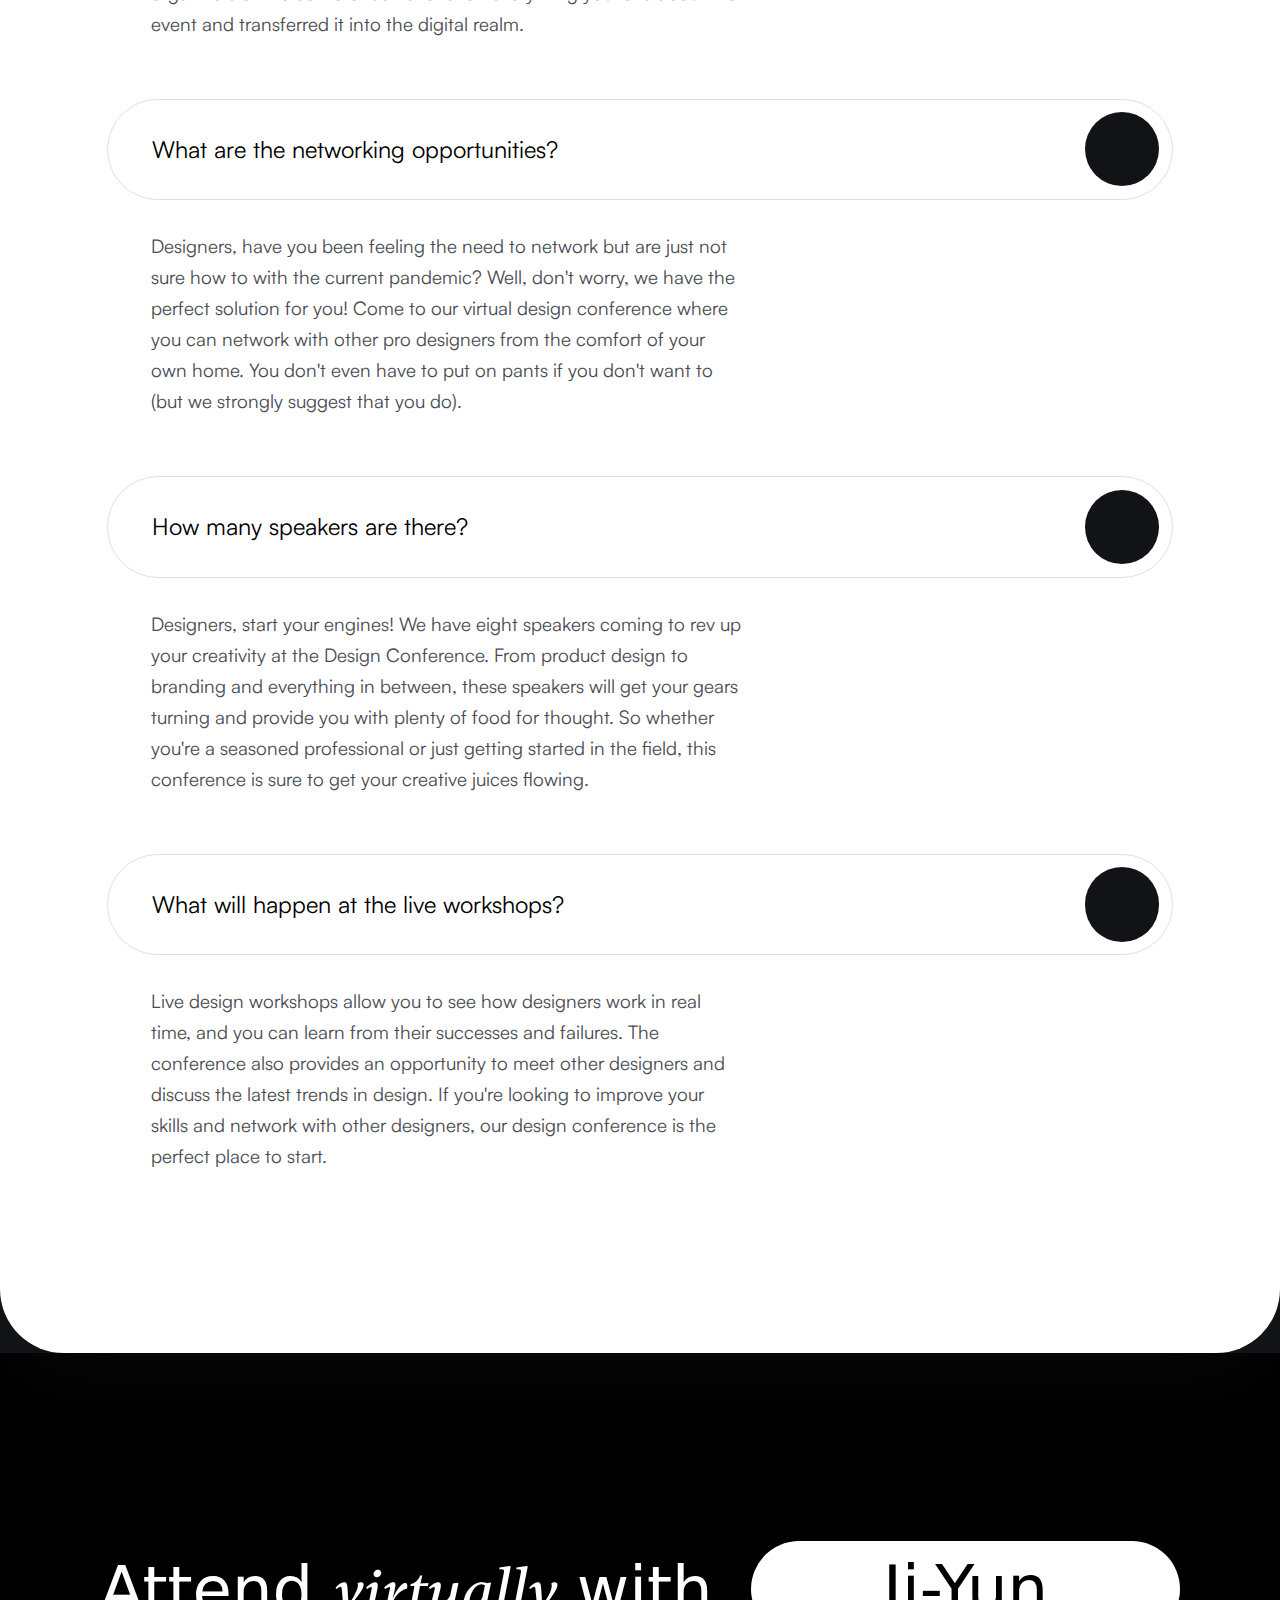
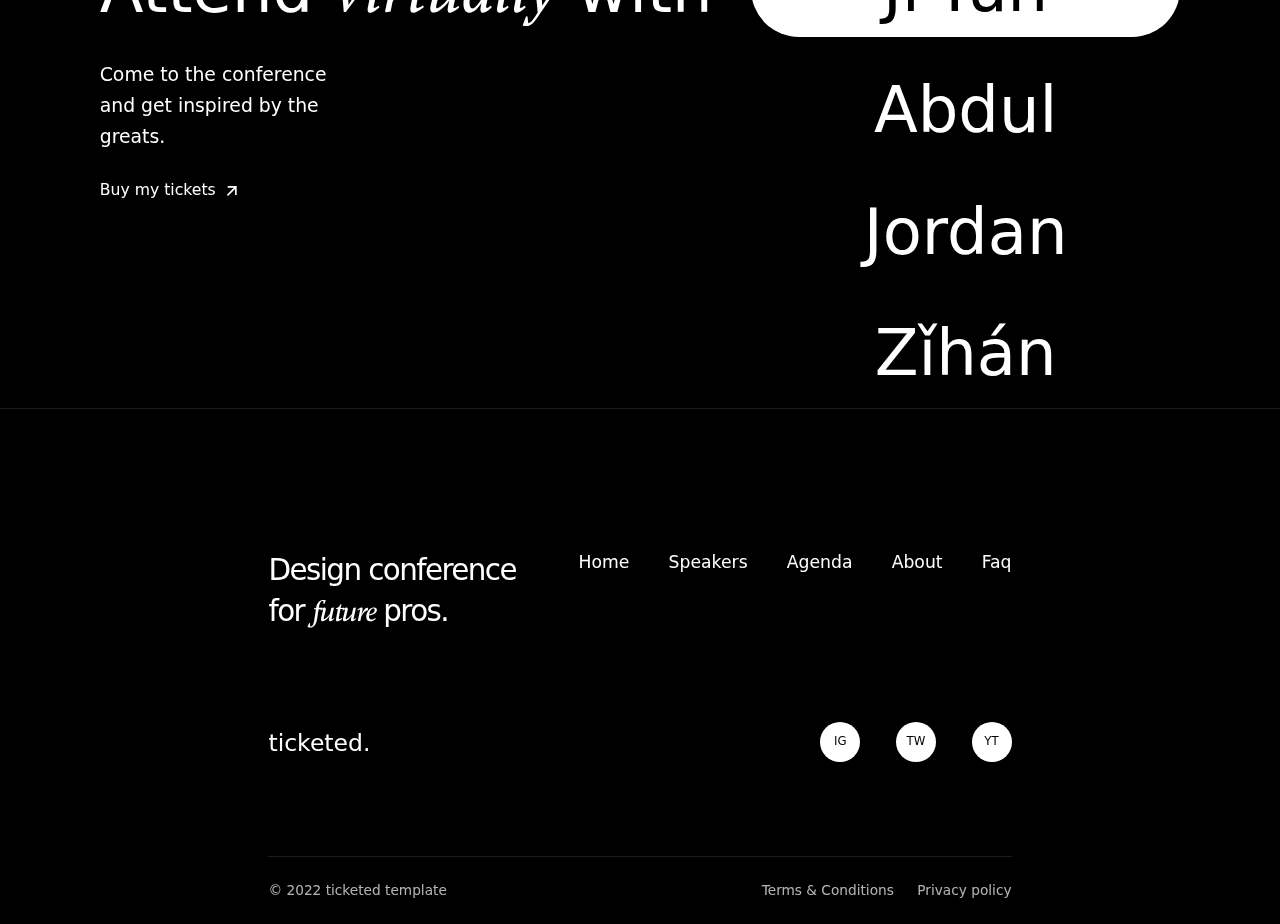
<file: faq.html>
<!DOCTYPE html><!--  This site was created in Webflow. http://www.webflow.com  -->
<!--  Last Published: Thu Jun 16 2022 15:53:08 GMT+0000 (Coordinated Universal Time)  -->
<html data-wf-page="62ab51c91af68dde839a543d" data-wf-site="62ab51c91af68d5d989a541c">
<head>
  <meta charset="utf-8">
  <title>FAQ | @tycreated webflow template</title>
  <meta content="FAQ | @tycreated webflow template" property="og:title">
  <meta content="https://uploads-ssl.webflow.com/626c541d5a3abf086162695e/6283e9e350fbb1676f1924d3_link-preview.png" property="og:image">
  <meta content="FAQ | @tycreated webflow template" property="twitter:title">
  <meta content="https://uploads-ssl.webflow.com/626c541d5a3abf086162695e/6283e9e350fbb1676f1924d3_link-preview.png" property="twitter:image">
  <meta content="width=device-width, initial-scale=1" name="viewport">
  <meta content="Webflow" name="generator">
  <link href="css/normalize.css" rel="stylesheet" type="text/css">
  <link href="css/webflow.css" rel="stylesheet" type="text/css">
  <link href="css/grey-etch.webflow.css" rel="stylesheet" type="text/css">
  <!-- [if lt IE 9]><script src="https://cdnjs.cloudflare.com/ajax/libs/html5shiv/3.7.3/html5shiv.min.js" type="text/javascript"></script><![endif] -->
  <script type="text/javascript">!function(o,c){var n=c.documentElement,t=" w-mod-";n.className+=t+"js",("ontouchstart"in o||o.DocumentTouch&&c instanceof DocumentTouch)&&(n.className+=t+"touch")}(window,document);</script>
  <link href="images/favicon.png" rel="shortcut icon" type="image/x-icon">
  <link href="images/webclip.png" rel="apple-touch-icon"><!--  Please keep this css code to improve the font quality -->
  <style>
  * {
  -webkit-font-smoothing: antialiased;
  -moz-osx-font-smoothing: grayscale;
}
</style>
  <style>
  html { font-size: calc(0.625rem + 0.41666666666666663vw); }
  @media screen and (max-width:1920px) { html { font-size: calc(0.625rem + 0.41666666666666674vw); } }
  @media screen and (max-width:1440px) { html { font-size: calc(0.8126951092611863rem + 0.20811654526534862vw); } }
  @media screen and (max-width:479px) { html { font-size: calc(0.7494769874476988rem + 0.8368200836820083vw); } }
</style>
  <script>
let x = Math.floor((Math.random() * 100) + 1);
document.getElementById("demo").innerHTML = x;
</script>
</head>
<body>
  <div class="page-wrapper">
    <div class="global-styles w-embed">
      <style>
/* Snippet gets rid of top margin on first element in any rich text*/
.w-richtext>:first-child {
	margin-top: 0;
}
/* Snippet gets rid of bottom margin on last element in any rich text*/
.w-richtext>:last-child, .w-richtext ol li:last-child, .w-richtext ul li:last-child {
	margin-bottom: 0;
}
/* Snippet prevents all click and hover interaction with an element */
.clickable-off {
	pointer-events: none;
}
/* Snippet enables all click and hover interaction with an element */
.clickable-on{
  pointer-events: auto;
}
/* Snippet enables you to add class of div-square which creates and maintains a 1:1 dimension of a div.*/
.div-square::after {
	content: "";
	display: block;
	padding-bottom: 100%;
}
/*Hide focus outline for main content element*/
main:focus-visible {
	outline: -webkit-focus-ring-color auto 0px;
}
/* Make sure containers never lose their center alignment*/
.container-medium, .container-small, .container-large {
	margin-right: auto !important;
	margin-left: auto !important;
}
/*Reset buttons, and links styles*/
a {
	color: inherit;
	text-decoration: inherit;
	font-size: inherit;
}
/*Apply "..." after 3 lines of text */
.text-style-3lines {
	display: -webkit-box;
	overflow: hidden;
	-webkit-line-clamp: 3;
	-webkit-box-orient: vertical;
}
/*Apply "..." after 2 lines of text */
.text-style-2lines {
	display: -webkit-box;
	overflow: hidden;
	-webkit-line-clamp: 2;
	-webkit-box-orient: vertical;
}
</style>
    </div>
    <main class="main-wrapper">
      <div class="page-sections">
        <div class="section-hero-faq">
          <section class="section-sticky">
            <div data-animation="default" data-collapse="medium" data-duration="400" data-easing="ease" data-easing2="ease-out-cubic" role="banner" class="navbar w-nav">
              <div id="w-node-_38a87566-d4ad-de39-9144-52828fb7260a-8fb72609" class="page-padding">
                <div class="container-large">
                  <div class="nav-wrapper">
                    <nav role="navigation" class="nav-left w-nav-menu">
                      <div id="w-node-b2db7896-7d27-7889-e63e-3fbf25840cdd-8fb72609" class="nav-link-wrapper">
                        <a href="speakers.html" class="nav-link w-inline-block">
                          <div>Speakers</div>
                        </a>
                        <a href="agenda.html" class="nav-link w-inline-block">
                          <div>Agenda</div>
                        </a>
                        <a href="about.html" class="nav-link w-inline-block">
                          <div>About</div>
                        </a>
                        <div class="nav-responsive show-tablet">
                          <a href="faq.html" aria-current="page" class="nav-link w-inline-block w--current">
                            <div>Faq</div>
                          </a>
                        </div>
                      </div>
                    </nav>
                    <a href="index.html" id="w-node-_38a87566-d4ad-de39-9144-52828fb72620-8fb72609" class="nav-brand w-nav-brand">
                      <div>ticketed.</div>
                    </a>
                    <div id="w-node-_38a87566-d4ad-de39-9144-52828fb72625-8fb72609" class="nav-right">
                      <a href="faq.html" aria-current="page" class="nav-link w-inline-block w--current">
                        <div>Faq</div>
                      </a>
                      <a data-w-id="38a87566-d4ad-de39-9144-52828fb72626" href="#" class="underline-link w-inline-block">
                        <div class="button-text">
                          <div class="button-text-item">Buy my tickets</div>
                          <div class="button-text-item">Buy my tickets</div>
                        </div>
                        <div class="icon w-embed"><svg width="420" height="420" viewbox="0 0 24 24" fill="none" xmlns="http://www.w3.org/2000/svg">
                            <path d="M16.0039 9.414L7.39691 18.021L5.98291 16.607L14.5889 8H7.00391V6H18.0039V17H16.0039V9.414V9.414Z" fill="currentColor"></path>
                          </svg>
                        </div>
                      </a>
                    </div>
                    <div id="w-node-_38a87566-d4ad-de39-9144-52828fb72623-8fb72609" class="menu-button w-nav-button">
                      <div class="menu-icon"><img src="images/menu-224x242x.svg" loading="lazy" alt=""></div>
                    </div>
                  </div>
                </div>
              </div>
            </div>
            <div class="page-padding">
              <div id="w-node-_5bf182a1-a648-40b9-8891-8617d5db2629-839a543d" class="agenda-hero-component">
                <div class="heading-grid">
                  <h1 id="w-node-ec1e8ca0-5ae2-c7e5-9a29-f4943c6def17-839a543d" class="heading-xhuge">We have</h1>
                  <div id="w-node-ec1e8ca0-5ae2-c7e5-9a29-f4943c6def19-839a543d">
                    <h1 class="heading-xhuge"><span class="special">answers to your</span></h1>
                  </div>
                  <div id="w-node-ec1e8ca0-5ae2-c7e5-9a29-f4943c6def1d-839a543d">
                    <h1 class="heading-xhuge">questions.</h1>
                  </div>
                  <div id="w-node-ec1e8ca0-5ae2-c7e5-9a29-f4943c6def20-839a543d" class="heading-item">
                    <div>Two day conference</div>
                  </div>
                  <div id="w-node-ec1e8ca0-5ae2-c7e5-9a29-f4943c6def23-839a543d" class="heading-item">
                    <div>The most talented speakers</div>
                  </div>
                </div>
              </div>
            </div>
          </section>
          <section class="section-questions">
            <div class="page-padding">
              <div class="padding-vertical"></div>
            </div>
            <div class="page-padding">
              <div class="padding-vertical padding-xhuge">
                <div class="container-medium">
                  <div class="faq-component">
                    <div id="w-node-ef0c327b-6d5e-3027-2bf7-76159dbb25a2-839a543d" class="faq-list">
                      <div id="w-node-ef0c327b-6d5e-3027-2bf7-76159dbb25a3-839a543d" class="faq-item">
                        <div class="faq-top">
                          <div class="faq-text">
                            <div class="text-size-large">How many speakers are there?</div>
                          </div>
                          <div class="faq-icon">
                            <div data-is-ix2-target="1" class="lottie-icon" data-w-id="ef0c327b-6d5e-3027-2bf7-76159dbb25a9" data-animation-type="lottie" data-src="documents/lottieflow-dropdown-light.json" data-loop="0" data-direction="1" data-autoplay="0" data-renderer="svg" data-default-duration="2.5" data-duration="0" data-ix2-initial-state="0"></div>
                          </div>
                        </div>
                        <div class="faq-bottom">
                          <div class="faq-bottom-content">
                            <p class="text-size-regular">Designers, start your engines! We have eight speakers coming to rev up your creativity at the Design Conference. From product design to branding and everything in between, these speakers will get your gears turning and provide you with plenty of food for thought. So whether you&#x27;re a seasoned professional or just getting started in the field, this conference is sure to get your creative juices flowing.</p>
                          </div>
                        </div>
                      </div>
                      <div id="w-node-ef0c327b-6d5e-3027-2bf7-76159dbb25ae-839a543d" class="faq-item">
                        <div class="faq-top">
                          <div class="faq-text">
                            <div class="text-size-large">What will happen at the live workshops?</div>
                          </div>
                          <div class="faq-icon">
                            <div data-is-ix2-target="1" class="lottie-icon" data-w-id="ef0c327b-6d5e-3027-2bf7-76159dbb25b4" data-animation-type="lottie" data-src="documents/lottieflow-dropdown-light.json" data-loop="0" data-direction="1" data-autoplay="0" data-renderer="svg" data-default-duration="2.5" data-duration="0" data-ix2-initial-state="0"></div>
                          </div>
                        </div>
                        <div class="faq-bottom">
                          <div class="faq-bottom-content">
                            <p class="text-size-regular">Live design workshops allow you to see how designers work in real time, and you can learn from their successes and failures. The conference also provides an opportunity to meet other designers and discuss the latest trends in design. If you&#x27;re looking to improve your skills and network with other designers, our design conference is the perfect place to start.</p>
                          </div>
                        </div>
                      </div>
                      <div id="w-node-ef0c327b-6d5e-3027-2bf7-76159dbb25b9-839a543d" class="faq-item">
                        <div class="faq-top">
                          <div class="faq-text">
                            <div class="text-size-large">How does the virtual attendance work?</div>
                          </div>
                          <div class="faq-icon">
                            <div data-is-ix2-target="1" class="lottie-icon" data-w-id="ef0c327b-6d5e-3027-2bf7-76159dbb25bf" data-animation-type="lottie" data-src="documents/lottieflow-dropdown-light.json" data-loop="0" data-direction="1" data-autoplay="0" data-renderer="svg" data-default-duration="2.5" data-duration="0" data-ix2-initial-state="0"></div>
                          </div>
                        </div>
                        <div class="faq-bottom">
                          <div class="faq-bottom-content">
                            <p class="text-size-regular">The design conference you&#x27;ve been looking forward to all year is going virtual. Don&#x27;t worry, though, you won&#x27;t have to miss out on hearing from your favorite speakers or networking with other creatives. The organizers of the conference have taken everything you love about the event and transferred it into the digital realm.</p>
                          </div>
                        </div>
                      </div>
                      <div id="w-node-ef0c327b-6d5e-3027-2bf7-76159dbb25c4-839a543d" class="faq-item">
                        <div class="faq-top">
                          <div class="faq-text">
                            <div class="text-size-large">What are the networking opportunities?</div>
                          </div>
                          <div class="faq-icon">
                            <div data-is-ix2-target="1" class="lottie-icon" data-w-id="ef0c327b-6d5e-3027-2bf7-76159dbb25ca" data-animation-type="lottie" data-src="documents/lottieflow-dropdown-light.json" data-loop="0" data-direction="1" data-autoplay="0" data-renderer="svg" data-default-duration="2.5" data-duration="0" data-ix2-initial-state="0"></div>
                          </div>
                        </div>
                        <div class="faq-bottom">
                          <div class="faq-bottom-content">
                            <p class="text-size-regular">Designers, have you been feeling the need to network but are just not sure how to with the current pandemic? Well, don&#x27;t worry, we have the perfect solution for you! Come to our virtual design conference where you can network with other pro designers from the comfort of your own home. You don&#x27;t even have to put on pants if you don&#x27;t want to (but we strongly suggest that you do).</p>
                          </div>
                        </div>
                      </div>
                      <div id="w-node-b6f9577d-6c98-1007-930d-3ae6eb86c9e0-839a543d" class="faq-item">
                        <div class="faq-top">
                          <div class="faq-text">
                            <div class="text-size-large">How many speakers are there?</div>
                          </div>
                          <div class="faq-icon">
                            <div data-is-ix2-target="1" class="lottie-icon" data-w-id="b6f9577d-6c98-1007-930d-3ae6eb86c9e6" data-animation-type="lottie" data-src="documents/lottieflow-dropdown-light.json" data-loop="0" data-direction="1" data-autoplay="0" data-renderer="svg" data-default-duration="2.5" data-duration="0" data-ix2-initial-state="0"></div>
                          </div>
                        </div>
                        <div class="faq-bottom">
                          <div class="faq-bottom-content">
                            <p class="text-size-regular">Designers, start your engines! We have eight speakers coming to rev up your creativity at the Design Conference. From product design to branding and everything in between, these speakers will get your gears turning and provide you with plenty of food for thought. So whether you&#x27;re a seasoned professional or just getting started in the field, this conference is sure to get your creative juices flowing.</p>
                          </div>
                        </div>
                      </div>
                      <div id="w-node-fb4bef71-5915-e680-2d21-be4dd3f21aa2-839a543d" class="faq-item">
                        <div class="faq-top">
                          <div class="faq-text">
                            <div class="text-size-large">What will happen at the live workshops?</div>
                          </div>
                          <div class="faq-icon">
                            <div data-is-ix2-target="1" class="lottie-icon" data-w-id="fb4bef71-5915-e680-2d21-be4dd3f21aa8" data-animation-type="lottie" data-src="documents/lottieflow-dropdown-light.json" data-loop="0" data-direction="1" data-autoplay="0" data-renderer="svg" data-default-duration="2.5" data-duration="0" data-ix2-initial-state="0"></div>
                          </div>
                        </div>
                        <div class="faq-bottom">
                          <div class="faq-bottom-content">
                            <p class="text-size-regular">Live design workshops allow you to see how designers work in real time, and you can learn from their successes and failures. The conference also provides an opportunity to meet other designers and discuss the latest trends in design. If you&#x27;re looking to improve your skills and network with other designers, our design conference is the perfect place to start.</p>
                          </div>
                        </div>
                      </div>
                      <div id="w-node-b269f42a-28bb-6206-032a-95b9cab92554-839a543d" class="faq-item">
                        <div class="faq-top">
                          <div class="faq-text">
                            <div class="text-size-large">How does the virtual attendance work?</div>
                          </div>
                          <div class="faq-icon">
                            <div data-is-ix2-target="1" class="lottie-icon" data-w-id="b269f42a-28bb-6206-032a-95b9cab9255a" data-animation-type="lottie" data-src="documents/lottieflow-dropdown-light.json" data-loop="0" data-direction="1" data-autoplay="0" data-renderer="svg" data-default-duration="2.5" data-duration="0" data-ix2-initial-state="0"></div>
                          </div>
                        </div>
                        <div class="faq-bottom">
                          <div class="faq-bottom-content">
                            <p class="text-size-regular">The design conference you&#x27;ve been looking forward to all year is going virtual. Don&#x27;t worry, though, you won&#x27;t have to miss out on hearing from your favorite speakers or networking with other creatives. The organizers of the conference have taken everything you love about the event and transferred it into the digital realm.</p>
                          </div>
                        </div>
                      </div>
                      <div id="w-node-_63b11446-2629-a09d-3129-8361a91564ce-839a543d" class="faq-item">
                        <div class="faq-top">
                          <div class="faq-text">
                            <div class="text-size-large">What are the networking opportunities?</div>
                          </div>
                          <div class="faq-icon">
                            <div data-is-ix2-target="1" class="lottie-icon" data-w-id="63b11446-2629-a09d-3129-8361a91564d4" data-animation-type="lottie" data-src="documents/lottieflow-dropdown-light.json" data-loop="0" data-direction="1" data-autoplay="0" data-renderer="svg" data-default-duration="2.5" data-duration="0" data-ix2-initial-state="0"></div>
                          </div>
                        </div>
                        <div class="faq-bottom">
                          <div class="faq-bottom-content">
                            <p class="text-size-regular">Designers, have you been feeling the need to network but are just not sure how to with the current pandemic? Well, don&#x27;t worry, we have the perfect solution for you! Come to our virtual design conference where you can network with other pro designers from the comfort of your own home. You don&#x27;t even have to put on pants if you don&#x27;t want to (but we strongly suggest that you do).</p>
                          </div>
                        </div>
                      </div>
                      <div id="w-node-_3bc76cac-4d43-8ae8-0aa6-4c6fafd82db8-839a543d" class="faq-item">
                        <div class="faq-top">
                          <div class="faq-text">
                            <div class="text-size-large">How many speakers are there?</div>
                          </div>
                          <div class="faq-icon">
                            <div data-is-ix2-target="1" class="lottie-icon" data-w-id="3bc76cac-4d43-8ae8-0aa6-4c6fafd82dbe" data-animation-type="lottie" data-src="documents/lottieflow-dropdown-light.json" data-loop="0" data-direction="1" data-autoplay="0" data-renderer="svg" data-default-duration="2.5" data-duration="0" data-ix2-initial-state="0"></div>
                          </div>
                        </div>
                        <div class="faq-bottom">
                          <div class="faq-bottom-content">
                            <p class="text-size-regular">Designers, start your engines! We have eight speakers coming to rev up your creativity at the Design Conference. From product design to branding and everything in between, these speakers will get your gears turning and provide you with plenty of food for thought. So whether you&#x27;re a seasoned professional or just getting started in the field, this conference is sure to get your creative juices flowing.</p>
                          </div>
                        </div>
                      </div>
                      <div id="w-node-d3799a4d-8f52-3fb0-90b0-eb508961d70f-839a543d" class="faq-item">
                        <div class="faq-top">
                          <div class="faq-text">
                            <div class="text-size-large">What will happen at the live workshops?</div>
                          </div>
                          <div class="faq-icon">
                            <div data-is-ix2-target="1" class="lottie-icon" data-w-id="d3799a4d-8f52-3fb0-90b0-eb508961d715" data-animation-type="lottie" data-src="documents/lottieflow-dropdown-light.json" data-loop="0" data-direction="1" data-autoplay="0" data-renderer="svg" data-default-duration="2.5" data-duration="0" data-ix2-initial-state="0"></div>
                          </div>
                        </div>
                        <div class="faq-bottom">
                          <div class="faq-bottom-content">
                            <p class="text-size-regular">Live design workshops allow you to see how designers work in real time, and you can learn from their successes and failures. The conference also provides an opportunity to meet other designers and discuss the latest trends in design. If you&#x27;re looking to improve your skills and network with other designers, our design conference is the perfect place to start.</p>
                          </div>
                        </div>
                      </div>
                    </div>
                  </div>
                </div>
              </div>
            </div>
          </section>
          <div class="hero-basic-trigger"></div>
        </div>
      </div>
      <section class="section-footer-action">
        <div class="page-padding">
          <div class="padding-vertical padding-xhuge">
            <div id="w-node-b8d350e8-96a0-1537-9c18-c5a6c9bd9cbd-c9bd9cb7" class="footer-action-component">
              <div class="name-title">
                <h1 class="footer-action-heading">Attend <span class="special">virtually</span> with</h1>
              </div>
              <div id="w-node-b8d350e8-96a0-1537-9c18-c5a6c9bd9cc5-c9bd9cb7" class="action-description">
                <p class="text-size-regular text-color-white">Come to the conference and get inspired by the greats.</p>
                <a href="https://www.eventbrite.com/" target="_blank" class="underline-link w-inline-block">
                  <div class="button-text">
                    <div class="button-text-item">Buy my tickets</div>
                    <div class="button-text-item">Buy my tickets</div>
                  </div>
                  <div class="icon w-embed"><svg width="420" height="420" viewbox="0 0 24 24" fill="none" xmlns="http://www.w3.org/2000/svg">
                      <path d="M16.0039 9.414L7.39691 18.021L5.98291 16.607L14.5889 8H7.00391V6H18.0039V17H16.0039V9.414V9.414Z" fill="currentColor"></path>
                    </svg>
                  </div>
                </a>
              </div>
              <div id="w-node-b8d350e8-96a0-1537-9c18-c5a6c9bd9ccc-c9bd9cb7" class="name-block">
                <div class="name-list-wrapper">
                  <div class="name-list">
                    <div class="name-item">
                      <div>Ji-Yun</div>
                    </div>
                    <div class="name-item">
                      <div>Abdul</div>
                    </div>
                    <div class="name-item">
                      <div>Jordan</div>
                    </div>
                    <div class="name-item">
                      <div>Zǐhán</div>
                    </div>
                    <div class="name-item">
                      <div>Samantha</div>
                    </div>
                    <div class="name-item">
                      <div>Kymani</div>
                    </div>
                    <div class="name-item">
                      <div>Jason</div>
                    </div>
                    <div class="name-item">
                      <div>Hàoyǔ</div>
                    </div>
                    <div class="name-item">
                      <div>Matthew</div>
                    </div>
                    <div class="name-item">
                      <div>Yìhán</div>
                    </div>
                  </div>
                  <div class="name-list">
                    <div class="name-item">
                      <div>Ji-Yun</div>
                    </div>
                    <div class="name-item">
                      <div>Abdul</div>
                    </div>
                    <div class="name-item">
                      <div>Jordan</div>
                    </div>
                    <div class="name-item">
                      <div>Zǐhán</div>
                    </div>
                    <div class="name-item">
                      <div>Samantha</div>
                    </div>
                    <div class="name-item">
                      <div>Kymani</div>
                    </div>
                    <div class="name-item">
                      <div>Jason</div>
                    </div>
                    <div class="name-item">
                      <div>Hàoyǔ</div>
                    </div>
                    <div class="name-item">
                      <div>Matthew</div>
                    </div>
                    <div class="name-item">
                      <div>Yìhán</div>
                    </div>
                  </div>
                </div>
              </div>
            </div>
          </div>
        </div>
      </section>
      <section class="section-footer">
        <div class="page-padding">
          <div class="container-large">
            <div class="padding-top padding-xhuge">
              <div class="footer-wrapper">
                <div class="footer-block">
                  <div id="w-node-_86bf3a3d-00ff-81cc-78fb-3d9e61fbf5ce-61fbf5c7" class="footer-component">
                    <div class="footer-column">
                      <h1 class="heading-small">Design conference<br>for <span class="special">future</span> pros.</h1>
                      <a href="index.html" class="footer-brand w-inline-block">
                        <div>ticketed.</div>
                      </a>
                    </div>
                    <div class="footer-column">
                      <div class="footer-row">
                        <a href="index.html" class="footer-link w-inline-block">
                          <div>Home</div>
                        </a>
                        <a href="speakers.html" class="footer-link w-inline-block">
                          <div>Speakers</div>
                        </a>
                        <a href="agenda.html" class="footer-link w-inline-block">
                          <div>Agenda</div>
                        </a>
                        <a href="about.html" class="footer-link w-inline-block">
                          <div>About</div>
                        </a>
                        <a href="faq.html" aria-current="page" class="footer-link w-inline-block w--current">
                          <div>Faq</div>
                        </a>
                      </div>
                      <div class="social-list">
                        <a href="https://twitter.com/Tycreated" target="_blank" class="social-icon w-inline-block">
                          <div>IG</div>
                        </a>
                        <a href="https://twitter.com/Tycreated" target="_blank" class="social-icon w-inline-block">
                          <div>TW</div>
                        </a>
                        <a href="https://twitter.com/Tycreated" target="_blank" class="social-icon w-inline-block">
                          <div>YT</div>
                        </a>
                      </div>
                    </div>
                  </div>
                </div>
                <div class="footer-bottom">
                  <div>© 2022 ticketed template</div>
                  <div class="preview-legal">
                    <a href="#" class="legal-link w-inline-block">
                      <div>Terms &amp; Conditions</div>
                    </a>
                    <a href="#" class="legal-link w-inline-block">
                      <div>Privacy policy</div>
                    </a>
                  </div>
                </div>
              </div>
            </div>
          </div>
        </div>
      </section>
    </main>
  </div>
  <script src="https://d3e54v103j8qbb.cloudfront.net/js/jquery-3.5.1.min.dc5e7f18c8.js?site=62ab51c91af68d5d989a541c" type="text/javascript" integrity="sha256-9/aliU8dGd2tb6OSsuzixeV4y/faTqgFtohetphbbj0=" crossorigin="anonymous"></script>
  <script src="js/webflow.js" type="text/javascript"></script>
  <!-- [if lte IE 9]><script src="https://cdnjs.cloudflare.com/ajax/libs/placeholders/3.0.2/placeholders.min.js"></script><![endif] -->
</body>
</html>
</file>
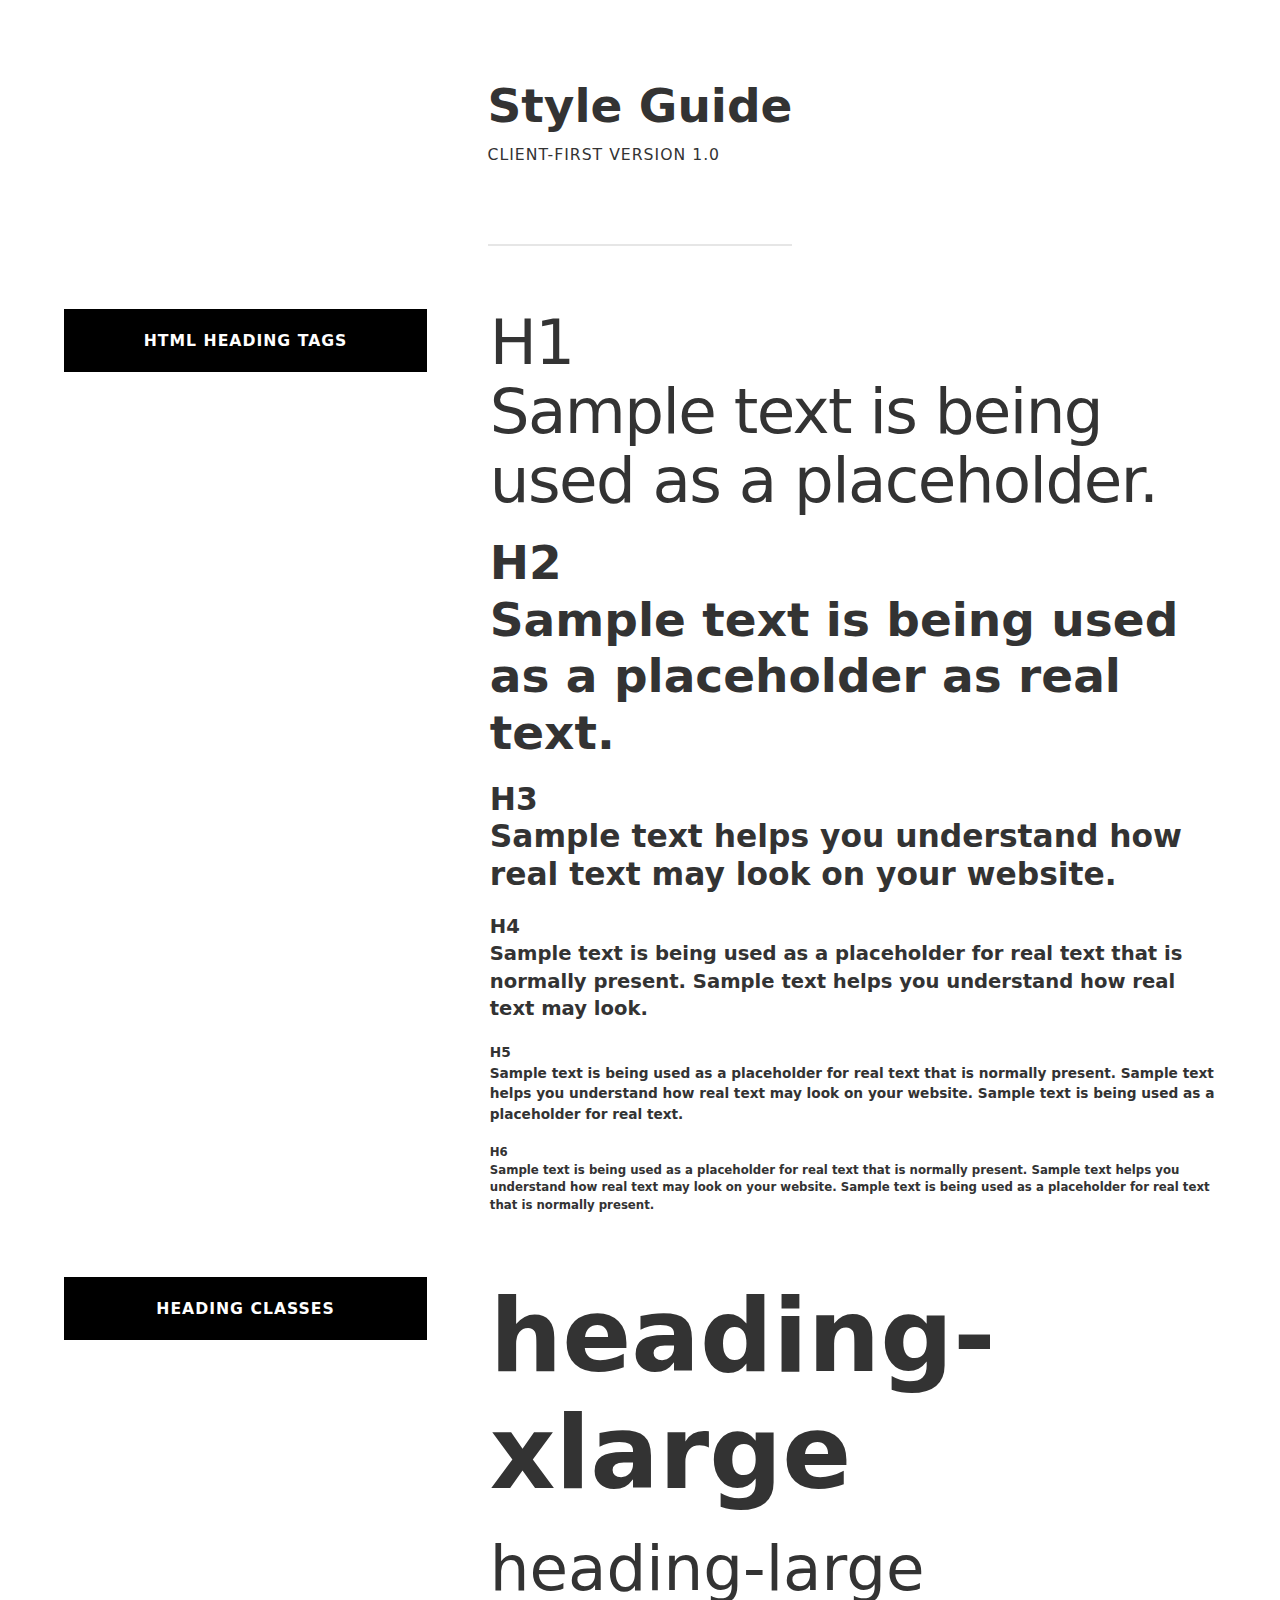
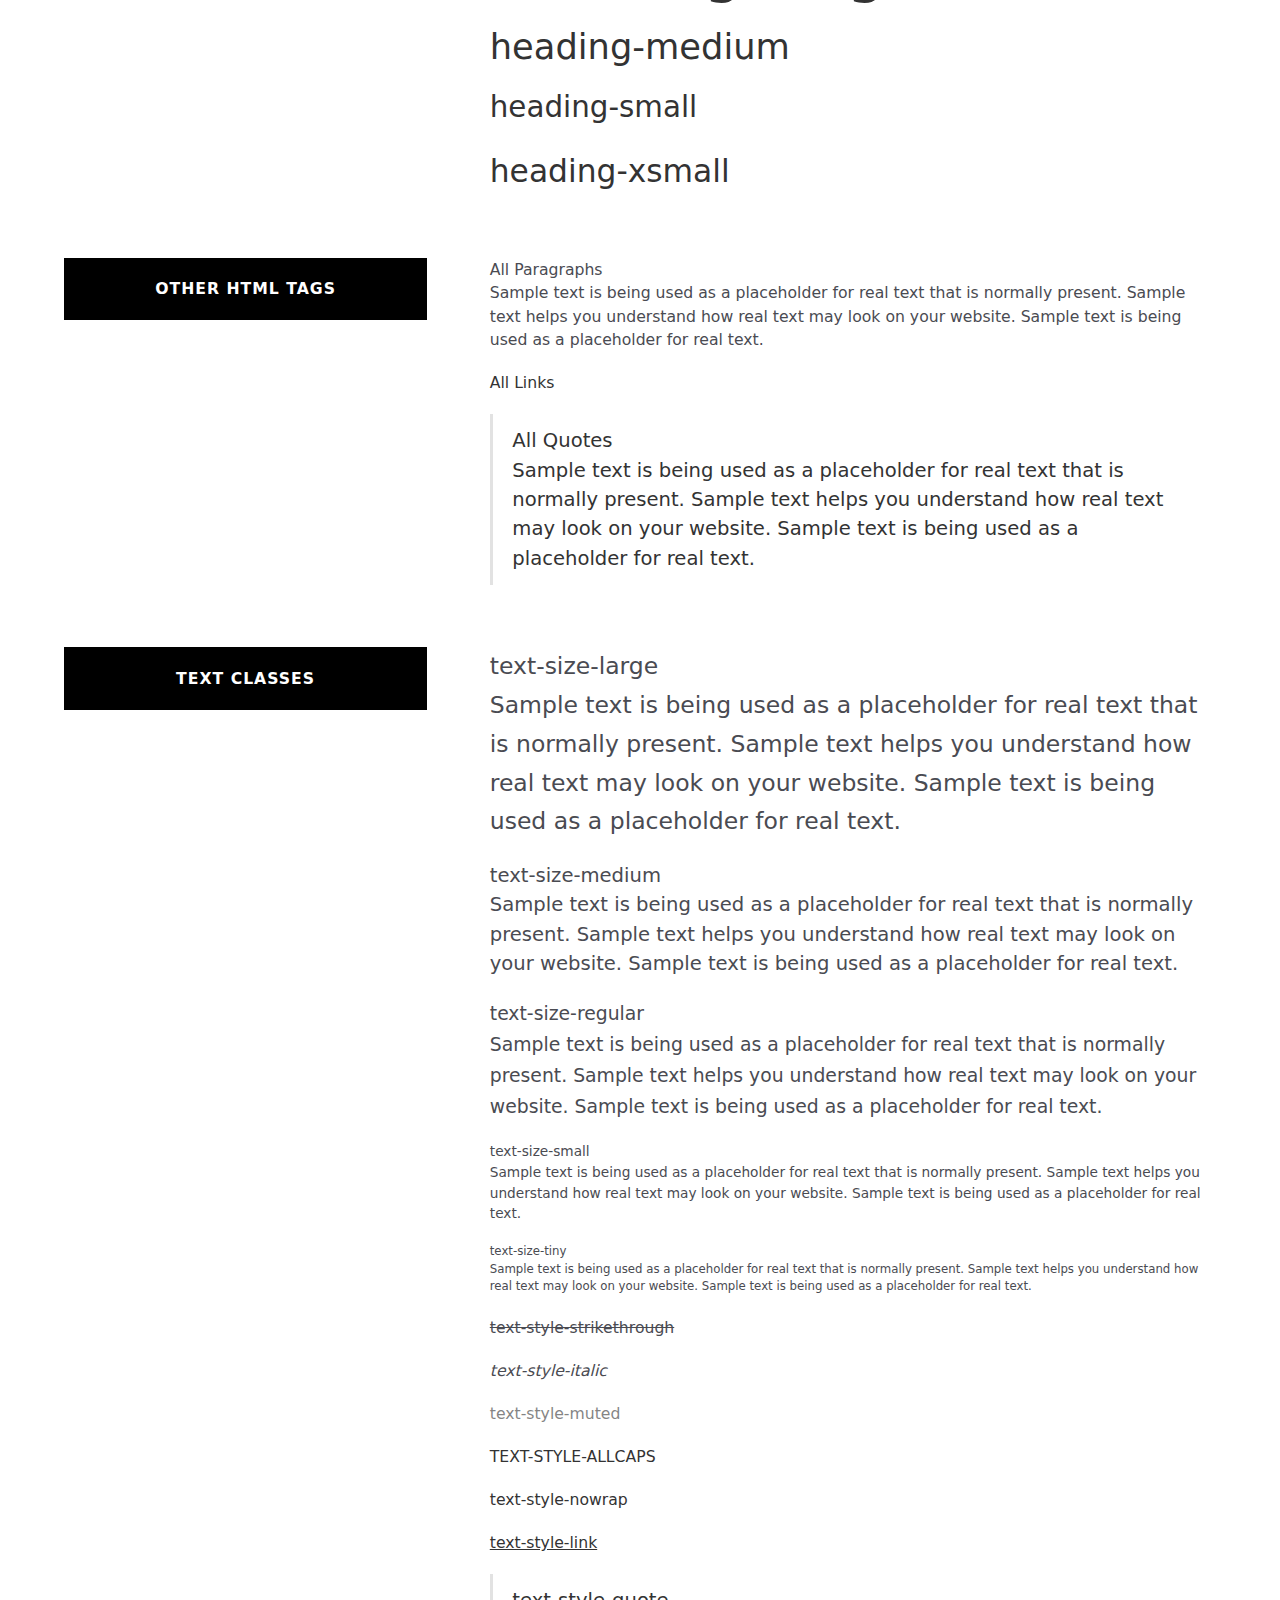
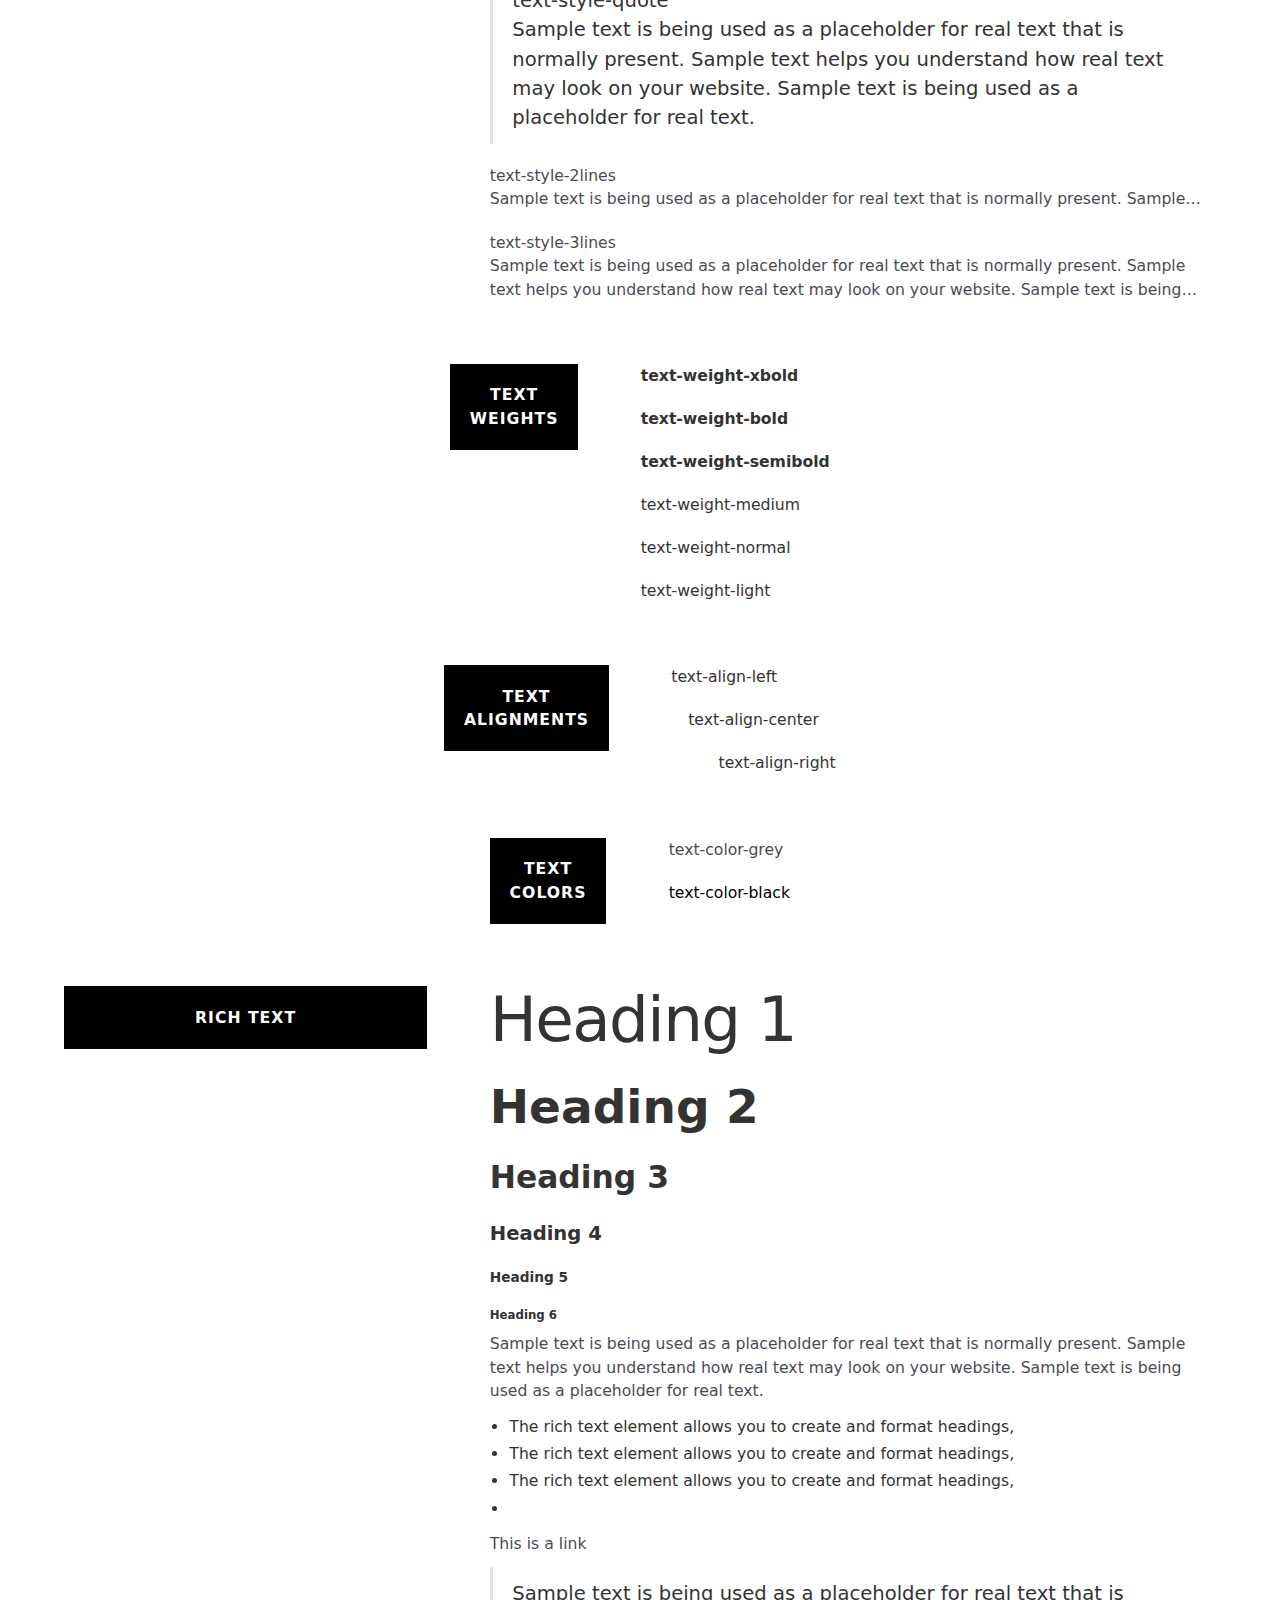
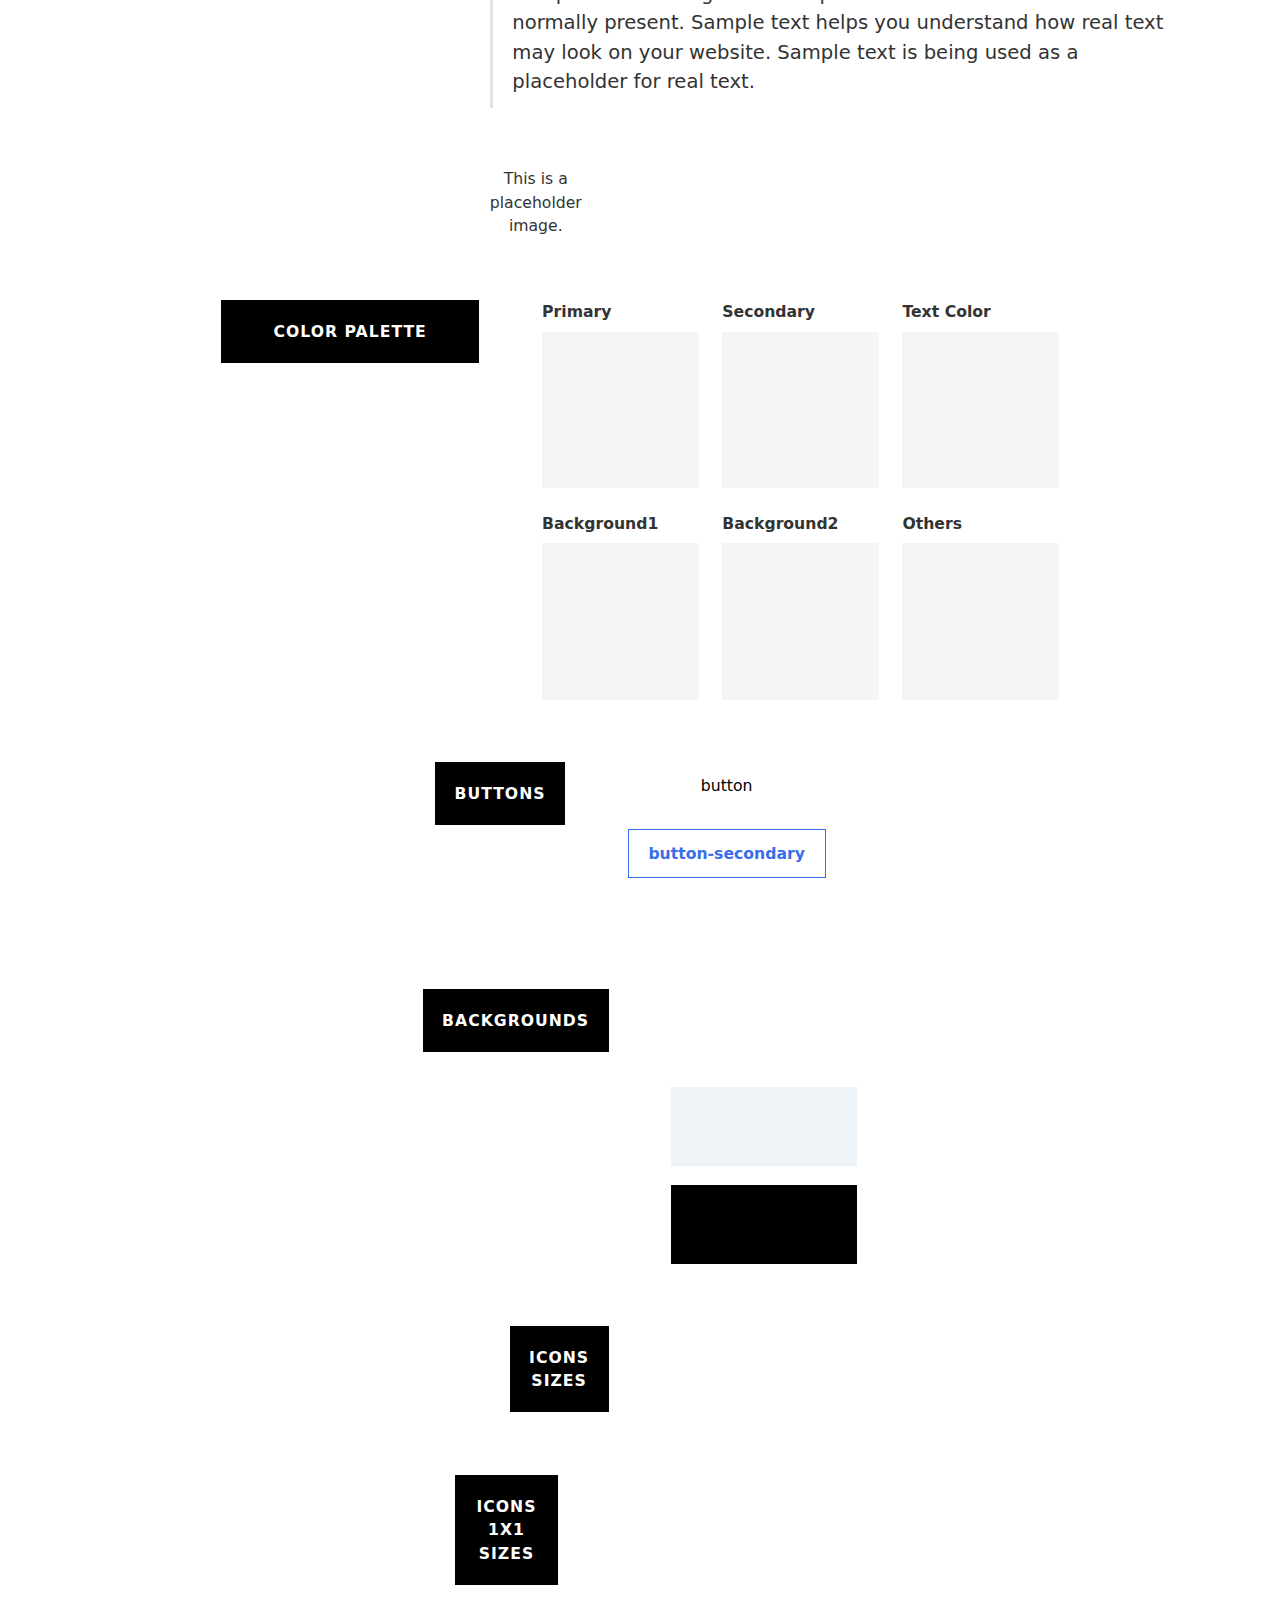
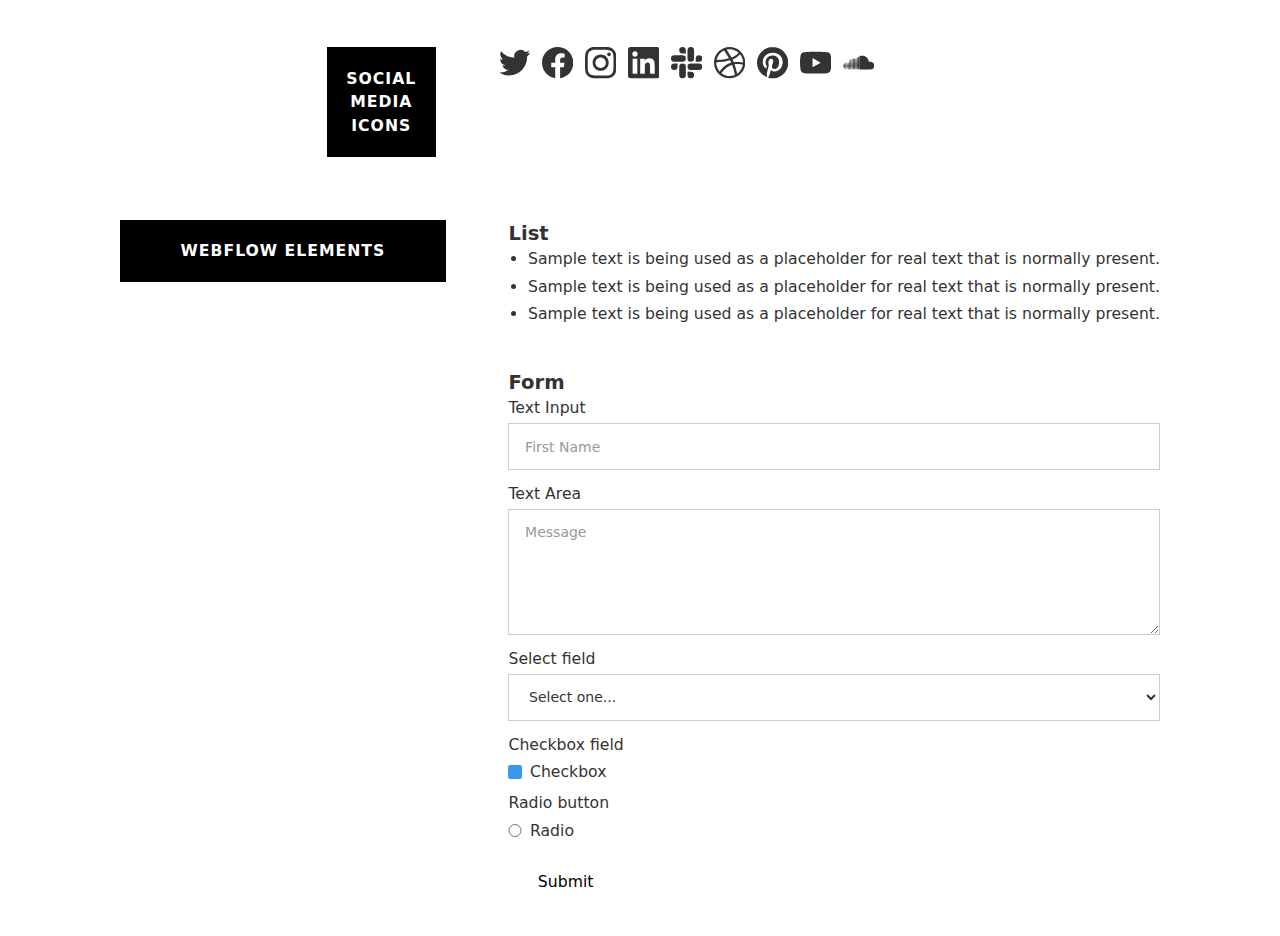
<file: style-guide.html>
<!DOCTYPE html><!--  This site was created in Webflow. http://www.webflow.com  -->
<!--  Last Published: Thu Jun 16 2022 15:53:08 GMT+0000 (Coordinated Universal Time)  -->
<html data-wf-page="62ab51c91af68d3dec9a5445" data-wf-site="62ab51c91af68d5d989a541c">
<head>
  <meta charset="utf-8">
  <title>Style Guide</title>
  <meta content="Style Guide" property="og:title">
  <meta content="Style Guide" property="twitter:title">
  <meta content="width=device-width, initial-scale=1" name="viewport">
  <meta content="Webflow" name="generator">
  <link href="css/normalize.css" rel="stylesheet" type="text/css">
  <link href="css/webflow.css" rel="stylesheet" type="text/css">
  <link href="css/grey-etch.webflow.css" rel="stylesheet" type="text/css">
  <!-- [if lt IE 9]><script src="https://cdnjs.cloudflare.com/ajax/libs/html5shiv/3.7.3/html5shiv.min.js" type="text/javascript"></script><![endif] -->
  <script type="text/javascript">!function(o,c){var n=c.documentElement,t=" w-mod-";n.className+=t+"js",("ontouchstart"in o||o.DocumentTouch&&c instanceof DocumentTouch)&&(n.className+=t+"touch")}(window,document);</script>
  <link href="images/favicon.png" rel="shortcut icon" type="image/x-icon">
  <link href="images/webclip.png" rel="apple-touch-icon"><!--  Please keep this css code to improve the font quality -->
  <style>
  * {
  -webkit-font-smoothing: antialiased;
  -moz-osx-font-smoothing: grayscale;
}
</style>
  <style>
  html { font-size: calc(0.625rem + 0.41666666666666663vw); }
  @media screen and (max-width:1920px) { html { font-size: calc(0.625rem + 0.41666666666666674vw); } }
  @media screen and (max-width:1440px) { html { font-size: calc(0.8126951092611863rem + 0.20811654526534862vw); } }
  @media screen and (max-width:479px) { html { font-size: calc(0.7494769874476988rem + 0.8368200836820083vw); } }
</style>
</head>
<body>
  <div class="fs-styleguide_component">
    <div class="fs-styleguide_elements">
      <div class="page-padding">
        <div class="container-large">
          <div class="fs-styleguide_page-header">
            <h2>Style Guide</h2>
            <div class="margin-top margin-xsmall">
              <a href="https://client-first.webflow.io/" target="_blank" class="fs-styleguide_version-details">Client-First Version 1.0</a>
            </div>
          </div>
          <div class="fs-styleguide_section">
            <div class="fs-styleguide_section-type">
              <div>HTML Heading Tags</div>
            </div>
            <div class="fs-styleguide_1-col">
              <h1>H1<br>Sample text is being used as a placeholder.</h1>
              <h2>H2<br>Sample text is being used as a placeholder as real text.</h2>
              <h3>H3<br>Sample text helps you understand how real text may look on your website.</h3>
              <h4>H4<br>Sample text is being used as a placeholder for real text that is normally present. Sample text helps you understand how real text may look.</h4>
              <h5>H5<br>Sample text is being used as a placeholder for real text that is normally present. Sample text helps you understand how real text may look on your website. Sample text is being used as a placeholder for real text.</h5>
              <h6>H6<br>Sample text is being used as a placeholder for real text that is normally present. Sample text helps you understand how real text may look on your website. Sample text is being used as a placeholder for real text that is normally present.</h6>
            </div>
          </div>
          <div class="fs-styleguide_section">
            <div class="fs-styleguide_section-type">
              <div>Heading Classes</div>
            </div>
            <div class="fs-styleguide_1-col">
              <h2 class="heading-xlarge">heading-xlarge</h2>
              <h2 class="heading-large">heading-large</h2>
              <h2 class="heading-medium">heading-medium</h2>
              <h2 class="heading-small">heading-small</h2>
              <h2 class="heading-xsmall">heading-xsmall</h2>
            </div>
          </div>
          <div class="fs-styleguide_section">
            <div class="fs-styleguide_section-type">
              <div>Other HTML Tags</div>
            </div>
            <div class="fs-styleguide_1-col">
              <p>All Paragraphs<br>Sample text is being used as a placeholder for real text that is normally present. Sample text helps you understand how real text may look on your website. Sample text is being used as a placeholder for real text.<br></p>
              <a href="#">All Links</a>
              <blockquote>All Quotes<br>Sample text is being used as a placeholder for real text that is normally present. Sample text helps you understand how real text may look on your website. Sample text is being used as a placeholder for real text.</blockquote>
            </div>
          </div>
          <div class="fs-styleguide_section">
            <div class="fs-styleguide_section-type">
              <div>Text Classes</div>
            </div>
            <div class="fs-styleguide_1-col">
              <p class="text-size-large">text-size-large <br>Sample text is being used as a placeholder for real text that is normally present. Sample text helps you understand how real text may look on your website. Sample text is being used as a placeholder for real text.<br></p>
              <p class="text-size-medium">text-size-medium<br>Sample text is being used as a placeholder for real text that is normally present. Sample text helps you understand how real text may look on your website. Sample text is being used as a placeholder for real text.</p>
              <p class="text-size-regular">text-size-regular<br>Sample text is being used as a placeholder for real text that is normally present. Sample text helps you understand how real text may look on your website. Sample text is being used as a placeholder for real text.</p>
              <p class="text-size-small">text-size-small<br>Sample text is being used as a placeholder for real text that is normally present. Sample text helps you understand how real text may look on your website. Sample text is being used as a placeholder for real text.</p>
              <p class="text-size-tiny">text-size-tiny<br>Sample text is being used as a placeholder for real text that is normally present. Sample text helps you understand how real text may look on your website. Sample text is being used as a placeholder for real text.</p>
              <p class="text-style-strikethrough">text-style-strikethrough<br></p>
              <p class="text-style-italic">text-style-italic<br></p>
              <div class="text-style-muted">text-style-muted<br></div>
              <div class="text-style-allcaps">text-style-allcaps<br></div>
              <div class="text-style-nowrap">text-style-nowrap</div>
              <a href="#" class="text-style-link">text-style-link</a>
              <blockquote class="text-style-quote">text-style-quote<br>Sample text is being used as a placeholder for real text that is normally present. Sample text helps you understand how real text may look on your website. Sample text is being used as a placeholder for real text.</blockquote>
              <p class="text-style-2lines">text-style-2lines<br>Sample text is being used as a placeholder for real text that is normally present. Sample text helps you understand how real text may look on your website. Sample text is being used as a placeholder for real text.</p>
              <p class="text-style-3lines">text-style-3lines<br>Sample text is being used as a placeholder for real text that is normally present. Sample text helps you understand how real text may look on your website. Sample text is being used as a placeholder for real text.dolor sit amet,</p>
            </div>
          </div>
          <div class="fs-styleguide_section">
            <div class="fs-styleguide_section-type">
              <div>Text Weights</div>
            </div>
            <div class="fs-styleguide_1-col">
              <div class="text-weight-xbold">text-weight-xbold</div>
              <div class="text-weight-bold">text-weight-bold</div>
              <div class="text-weight-semibold">text-weight-semibold</div>
              <div class="text-weight-medium">text-weight-medium</div>
              <div class="text-weight-normal">text-weight-normal</div>
              <div class="text-weight-light">text-weight-light</div>
            </div>
          </div>
          <div class="fs-styleguide_section">
            <div class="fs-styleguide_section-type">
              <div>Text Alignments</div>
            </div>
            <div class="fs-styleguide_1-col">
              <div class="text-align-left">text-align-left</div>
              <div class="text-align-center">text-align-center</div>
              <div class="text-align-right">text-align-right</div>
            </div>
          </div>
          <div class="fs-styleguide_section">
            <div class="fs-styleguide_section-type">
              <div>Text Colors</div>
            </div>
            <div class="fs-styleguide_1-col">
              <div class="text-color-grey">text-color-grey</div>
              <div class="text-color-black">text-color-black</div>
            </div>
          </div>
          <div class="fs-styleguide_section">
            <div class="fs-styleguide_section-type">
              <div>Rich Text</div>
            </div>
            <div class="fs-styleguide_1-col">
              <div class="text-rich-text w-richtext">
                <h1>Heading 1</h1>
                <h2>Heading 2</h2>
                <h3>Heading 3</h3>
                <h4>Heading 4</h4>
                <h5>Heading 5</h5>
                <h6>Heading 6</h6>
                <p>Sample text is being used as a placeholder for real text that is normally present. Sample text helps you understand how real text may look on your website. Sample text is being used as a placeholder for real text.</p>
                <ul role="list">
                  <li>The rich text element allows you to create and format headings,</li>
                  <li>The rich text element allows you to create and format headings,</li>
                  <li>The rich text element allows you to create and format headings,</li>
                  <li>‍</li>
                </ul>
                <p>
                  <a href="http://youtube.com">This is a link</a>
                </p>
                <blockquote>Sample text is being used as a placeholder for real text that is normally present. Sample text helps you understand how real text may look on your website. Sample text is being used as a placeholder for real text.</blockquote>
                <figure style="max-width:" class="w-richtext-align-normal w-richtext-figure-type-image">
                  <div><img src="images/Placeholder.svg" loading="lazy" alt="Placeholder"></div>
                  <figcaption>This is a placeholder image.</figcaption>
                </figure>
              </div>
            </div>
          </div>
          <div class="fs-styleguide_section">
            <div class="fs-styleguide_section-type">
              <div>Color Palette</div>
            </div>
            <div class="fs-styleguide_3-col">
              <div class="fs-styleguide_color-sample-wrapper">
                <div class="text-weight-semibold">Primary</div>
                <div class="fs-styleguide_color-sample is-primary"></div>
              </div>
              <div class="fs-styleguide_color-sample-wrapper">
                <div class="text-weight-semibold">Secondary</div>
                <div class="fs-styleguide_color-sample is-secondary"></div>
              </div>
              <div class="fs-styleguide_color-sample-wrapper">
                <div class="text-weight-semibold">Text Color</div>
                <div class="fs-styleguide_color-sample is-text-color"></div>
              </div>
              <div class="fs-styleguide_color-sample-wrapper">
                <div class="text-weight-semibold">Background1</div>
                <div class="fs-styleguide_color-sample is-background1"></div>
              </div>
              <div class="fs-styleguide_color-sample-wrapper">
                <div class="text-weight-semibold">Background2</div>
                <div class="fs-styleguide_color-sample is-background2"></div>
              </div>
              <div class="fs-styleguide_color-sample-wrapper">
                <div class="text-weight-semibold">Others</div>
                <div class="fs-styleguide_color-sample is-others"></div>
              </div>
            </div>
          </div>
          <div class="fs-styleguide_section">
            <div class="fs-styleguide_section-type">
              <div>Buttons</div>
            </div>
            <div class="fs-styleguide_2-col">
              <div class="fs-styleguide_1-col">
                <a href="#" class="button w-button">button</a>
                <a href="#" class="button-secondary w-button">button-secondary</a>
                <a href="#" class="button-text w-button">button-text</a>
              </div>
            </div>
          </div>
          <div class="fs-styleguide_section">
            <div class="fs-styleguide_section-type">
              <div>Backgrounds</div>
            </div>
            <div class="fs-styleguide_1-col">
              <div class="background-color-white">
                <div class="fs-styleguide_background-spacer"></div>
              </div>
              <div class="background-color-grey">
                <div class="fs-styleguide_background-spacer"></div>
              </div>
              <div class="background-color-black">
                <div class="fs-styleguide_background-spacer"></div>
              </div>
            </div>
          </div>
          <div class="fs-styleguide_section">
            <div class="fs-styleguide_section-type">
              <div>Icons Sizes</div>
            </div>
            <div class="fs-styleguide_row"><img src="https://d3e54v103j8qbb.cloudfront.net/plugins/Basic/assets/placeholder.60f9b1840c.svg" loading="lazy" alt="" class="icon-small"><img src="https://d3e54v103j8qbb.cloudfront.net/plugins/Basic/assets/placeholder.60f9b1840c.svg" loading="lazy" alt="" class="icon-medium"><img src="https://d3e54v103j8qbb.cloudfront.net/plugins/Basic/assets/placeholder.60f9b1840c.svg" loading="lazy" alt="" class="icon-large"></div>
          </div>
          <div class="fs-styleguide_section">
            <div class="fs-styleguide_section-type">
              <div>Icons 1x1 Sizes</div>
            </div>
            <div class="fs-styleguide_row"><img src="https://d3e54v103j8qbb.cloudfront.net/plugins/Basic/assets/placeholder.60f9b1840c.svg" loading="lazy" alt="" class="icon-1x1-small"><img src="https://d3e54v103j8qbb.cloudfront.net/plugins/Basic/assets/placeholder.60f9b1840c.svg" loading="lazy" alt="" class="icon-1x1-medium"><img src="https://d3e54v103j8qbb.cloudfront.net/plugins/Basic/assets/placeholder.60f9b1840c.svg" loading="lazy" alt="" class="icon-1x1-large"></div>
          </div>
          <div class="fs-styleguide_section">
            <div class="fs-styleguide_section-type">
              <div>Social Media Icons</div>
            </div>
            <div class="fs-styleguide_row is-for-social-icons">
              <div class="icon-1x1-small w-embed"><svg aria-hidden="true" role="img" fill="currentColor" xmlns="http://www.w3.org/2000/svg" viewbox="0 0 24 24">
                  <title>Twitter icon</title>
                  <path d="M23.953 4.57a10 10 0 01-2.825.775 4.958 4.958 0 002.163-2.723c-.951.555-2.005.959-3.127 1.184a4.92 4.92 0 00-8.384 4.482C7.69 8.095 4.067 6.13 1.64 3.162a4.822 4.822 0 00-.666 2.475c0 1.71.87 3.213 2.188 4.096a4.904 4.904 0 01-2.228-.616v.06a4.923 4.923 0 003.946 4.827 4.996 4.996 0 01-2.212.085 4.936 4.936 0 004.604 3.417 9.867 9.867 0 01-6.102 2.105c-.39 0-.779-.023-1.17-.067a13.995 13.995 0 007.557 2.209c9.053 0 13.998-7.496 13.998-13.985 0-.21 0-.42-.015-.63A9.935 9.935 0 0024 4.59z"></path>
                </svg></div>
              <div class="icon-1x1-small w-embed"><svg aria-hidden="true" role="img" fill="currentColor" xmlns="http://www.w3.org/2000/svg" viewbox="0 0 24 24">
                  <title>Facebook icon</title>
                  <path d="M24 12.073c0-6.627-5.373-12-12-12s-12 5.373-12 12c0 5.99 4.388 10.954 10.125 11.854v-8.385H7.078v-3.47h3.047V9.43c0-3.007 1.792-4.669 4.533-4.669 1.312 0 2.686.235 2.686.235v2.953H15.83c-1.491 0-1.956.925-1.956 1.874v2.25h3.328l-.532 3.47h-2.796v8.385C19.612 23.027 24 18.062 24 12.073z"></path>
                </svg></div>
              <div class="icon-1x1-small w-embed"><svg aria-hidden="true" role="img" fill="currentColor" viewbox="0 0 24 24" xmlns="http://www.w3.org/2000/svg">
                  <title>Instagram icon</title>
                  <path d="M12 0C8.74 0 8.333.015 7.053.072 5.775.132 4.905.333 4.14.63c-.789.306-1.459.717-2.126 1.384S.935 3.35.63 4.14C.333 4.905.131 5.775.072 7.053.012 8.333 0 8.74 0 12s.015 3.667.072 4.947c.06 1.277.261 2.148.558 2.913.306.788.717 1.459 1.384 2.126.667.666 1.336 1.079 2.126 1.384.766.296 1.636.499 2.913.558C8.333 23.988 8.74 24 12 24s3.667-.015 4.947-.072c1.277-.06 2.148-.262 2.913-.558.788-.306 1.459-.718 2.126-1.384.666-.667 1.079-1.335 1.384-2.126.296-.765.499-1.636.558-2.913.06-1.28.072-1.687.072-4.947s-.015-3.667-.072-4.947c-.06-1.277-.262-2.149-.558-2.913-.306-.789-.718-1.459-1.384-2.126C21.319 1.347 20.651.935 19.86.63c-.765-.297-1.636-.499-2.913-.558C15.667.012 15.26 0 12 0zm0 2.16c3.203 0 3.585.016 4.85.071 1.17.055 1.805.249 2.227.415.562.217.96.477 1.382.896.419.42.679.819.896 1.381.164.422.36 1.057.413 2.227.057 1.266.07 1.646.07 4.85s-.015 3.585-.074 4.85c-.061 1.17-.256 1.805-.421 2.227-.224.562-.479.96-.899 1.382-.419.419-.824.679-1.38.896-.42.164-1.065.36-2.235.413-1.274.057-1.649.07-4.859.07-3.211 0-3.586-.015-4.859-.074-1.171-.061-1.816-.256-2.236-.421-.569-.224-.96-.479-1.379-.899-.421-.419-.69-.824-.9-1.38-.165-.42-.359-1.065-.42-2.235-.045-1.26-.061-1.649-.061-4.844 0-3.196.016-3.586.061-4.861.061-1.17.255-1.814.42-2.234.21-.57.479-.96.9-1.381.419-.419.81-.689 1.379-.898.42-.166 1.051-.361 2.221-.421 1.275-.045 1.65-.06 4.859-.06l.045.03zm0 3.678c-3.405 0-6.162 2.76-6.162 6.162 0 3.405 2.76 6.162 6.162 6.162 3.405 0 6.162-2.76 6.162-6.162 0-3.405-2.76-6.162-6.162-6.162zM12 16c-2.21 0-4-1.79-4-4s1.79-4 4-4 4 1.79 4 4-1.79 4-4 4zm7.846-10.405c0 .795-.646 1.44-1.44 1.44-.795 0-1.44-.646-1.44-1.44 0-.794.646-1.439 1.44-1.439.793-.001 1.44.645 1.44 1.439z"></path>
                </svg></div>
              <div class="icon-1x1-small w-embed"><svg aria-hidden="true" role="img" fill="currentColor" viewbox="0 0 24 24" xmlns="http://www.w3.org/2000/svg">
                  <title>LinkedIn icon</title>
                  <path d="M20.447 20.452h-3.554v-5.569c0-1.328-.027-3.037-1.852-3.037-1.853 0-2.136 1.445-2.136 2.939v5.667H9.351V9h3.414v1.561h.046c.477-.9 1.637-1.85 3.37-1.85 3.601 0 4.267 2.37 4.267 5.455v6.286zM5.337 7.433c-1.144 0-2.063-.926-2.063-2.065 0-1.138.92-2.063 2.063-2.063 1.14 0 2.064.925 2.064 2.063 0 1.139-.925 2.065-2.064 2.065zm1.782 13.019H3.555V9h3.564v11.452zM22.225 0H1.771C.792 0 0 .774 0 1.729v20.542C0 23.227.792 24 1.771 24h20.451C23.2 24 24 23.227 24 22.271V1.729C24 .774 23.2 0 22.222 0h.003z"></path>
                </svg></div>
              <div class="icon-1x1-small w-embed"><svg aria-hidden="true" role="img" fill="currentColor" viewbox="0 0 24 24" xmlns="http://www.w3.org/2000/svg">
                  <title>Slack icon</title>
                  <path d="M5.042 15.165a2.528 2.528 0 0 1-2.52 2.523A2.528 2.528 0 0 1 0 15.165a2.527 2.527 0 0 1 2.522-2.52h2.52v2.52zM6.313 15.165a2.527 2.527 0 0 1 2.521-2.52 2.527 2.527 0 0 1 2.521 2.52v6.313A2.528 2.528 0 0 1 8.834 24a2.528 2.528 0 0 1-2.521-2.522v-6.313zM8.834 5.042a2.528 2.528 0 0 1-2.521-2.52A2.528 2.528 0 0 1 8.834 0a2.528 2.528 0 0 1 2.521 2.522v2.52H8.834zM8.834 6.313a2.528 2.528 0 0 1 2.521 2.521 2.528 2.528 0 0 1-2.521 2.521H2.522A2.528 2.528 0 0 1 0 8.834a2.528 2.528 0 0 1 2.522-2.521h6.312zM18.956 8.834a2.528 2.528 0 0 1 2.522-2.521A2.528 2.528 0 0 1 24 8.834a2.528 2.528 0 0 1-2.522 2.521h-2.522V8.834zM17.688 8.834a2.528 2.528 0 0 1-2.523 2.521 2.527 2.527 0 0 1-2.52-2.521V2.522A2.527 2.527 0 0 1 15.165 0a2.528 2.528 0 0 1 2.523 2.522v6.312zM15.165 18.956a2.528 2.528 0 0 1 2.523 2.522A2.528 2.528 0 0 1 15.165 24a2.527 2.527 0 0 1-2.52-2.522v-2.522h2.52zM15.165 17.688a2.527 2.527 0 0 1-2.52-2.523 2.526 2.526 0 0 1 2.52-2.52h6.313A2.527 2.527 0 0 1 24 15.165a2.528 2.528 0 0 1-2.522 2.523h-6.313z"></path>
                </svg></div>
              <div class="icon-1x1-small w-embed"><svg aria-hidden="true" role="img" fill="currentColor" viewbox="0 0 24 24" xmlns="http://www.w3.org/2000/svg">
                  <title>Dribbble icon</title>
                  <path d="M12 24C5.385 24 0 18.615 0 12S5.385 0 12 0s12 5.385 12 12-5.385 12-12 12zm10.12-10.358c-.35-.11-3.17-.953-6.384-.438 1.34 3.684 1.887 6.684 1.992 7.308 2.3-1.555 3.936-4.02 4.395-6.87zm-6.115 7.808c-.153-.9-.75-4.032-2.19-7.77l-.066.02c-5.79 2.015-7.86 6.025-8.04 6.4 1.73 1.358 3.92 2.166 6.29 2.166 1.42 0 2.77-.29 4-.814zm-11.62-2.58c.232-.4 3.045-5.055 8.332-6.765.135-.045.27-.084.405-.12-.26-.585-.54-1.167-.832-1.74C7.17 11.775 2.206 11.71 1.756 11.7l-.004.312c0 2.633.998 5.037 2.634 6.855zm-2.42-8.955c.46.008 4.683.026 9.477-1.248-1.698-3.018-3.53-5.558-3.8-5.928-2.868 1.35-5.01 3.99-5.676 7.17zM9.6 2.052c.282.38 2.145 2.914 3.822 6 3.645-1.365 5.19-3.44 5.373-3.702-1.81-1.61-4.19-2.586-6.795-2.586-.825 0-1.63.1-2.4.285zm10.335 3.483c-.218.29-1.935 2.493-5.724 4.04.24.49.47.985.68 1.486.08.18.15.36.22.53 3.41-.43 6.8.26 7.14.33-.02-2.42-.88-4.64-2.31-6.38z"></path>
                </svg></div>
              <div class="icon-1x1-small w-embed"><svg aria-hidden="true" role="img" fill="currentColor" viewbox="0 0 24 24" xmlns="http://www.w3.org/2000/svg">
                  <title>Pinterest icon</title>
                  <path d="M12.017 0C5.396 0 .029 5.367.029 11.987c0 5.079 3.158 9.417 7.618 11.162-.105-.949-.199-2.403.041-3.439.219-.937 1.406-5.957 1.406-5.957s-.359-.72-.359-1.781c0-1.663.967-2.911 2.168-2.911 1.024 0 1.518.769 1.518 1.688 0 1.029-.653 2.567-.992 3.992-.285 1.193.6 2.165 1.775 2.165 2.128 0 3.768-2.245 3.768-5.487 0-2.861-2.063-4.869-5.008-4.869-3.41 0-5.409 2.562-5.409 5.199 0 1.033.394 2.143.889 2.741.099.12.112.225.085.345-.09.375-.293 1.199-.334 1.363-.053.225-.172.271-.401.165-1.495-.69-2.433-2.878-2.433-4.646 0-3.776 2.748-7.252 7.92-7.252 4.158 0 7.392 2.967 7.392 6.923 0 4.135-2.607 7.462-6.233 7.462-1.214 0-2.354-.629-2.758-1.379l-.749 2.848c-.269 1.045-1.004 2.352-1.498 3.146 1.123.345 2.306.535 3.55.535 6.607 0 11.985-5.365 11.985-11.987C23.97 5.39 18.592.026 11.985.026L12.017 0z"></path>
                </svg></div>
              <div class="icon-1x1-small w-embed"><svg aria-hidden="true" role="img" fill="currentColor" xmlns="http://www.w3.org/2000/svg" viewbox="0 0 24 24">
                  <title>YouTube icon</title>
                  <path d="M23.499 6.203a3.008 3.008 0 00-2.089-2.089c-1.87-.501-9.4-.501-9.4-.501s-7.509-.01-9.399.501a3.008 3.008 0 00-2.088 2.09A31.258 31.26 0 000 12.01a31.258 31.26 0 00.523 5.785 3.008 3.008 0 002.088 2.089c1.869.502 9.4.502 9.4.502s7.508 0 9.399-.502a3.008 3.008 0 002.089-2.09 31.258 31.26 0 00.5-5.784 31.258 31.26 0 00-.5-5.808zm-13.891 9.4V8.407l6.266 3.604z"></path>
                </svg></div>
              <div class="icon-1x1-small w-embed"><svg aria-hidden="true" fill="currentColor" role="img" viewbox="0 0 24 24" xmlns="http://www.w3.org/2000/svg">
                  <title>SoundCloud icon</title>
                  <path d="M1.175 12.225c-.051 0-.094.046-.101.1l-.233 2.154.233 2.105c.007.058.05.098.101.098.05 0 .09-.04.099-.098l.255-2.105-.27-2.154c0-.057-.045-.1-.09-.1m-.899.828c-.06 0-.091.037-.104.094L0 14.479l.165 1.308c0 .055.045.094.09.094s.089-.045.104-.104l.21-1.319-.21-1.334c0-.061-.044-.09-.09-.09m1.83-1.229c-.061 0-.12.045-.12.104l-.21 2.563.225 2.458c0 .06.045.12.119.12.061 0 .105-.061.121-.12l.254-2.474-.254-2.548c-.016-.06-.061-.12-.121-.12m.945-.089c-.075 0-.135.06-.15.135l-.193 2.64.21 2.544c.016.077.075.138.149.138.075 0 .135-.061.15-.15l.24-2.532-.24-2.623c0-.075-.06-.135-.135-.135l-.031-.017zm1.155.36c-.005-.09-.075-.149-.159-.149-.09 0-.158.06-.164.149l-.217 2.43.2 2.563c0 .09.075.157.159.157.074 0 .148-.068.148-.158l.227-2.563-.227-2.444.033.015zm.809-1.709c-.101 0-.18.09-.18.181l-.21 3.957.187 2.563c0 .09.08.164.18.164.094 0 .174-.09.18-.18l.209-2.563-.209-3.972c-.008-.104-.088-.18-.18-.18m.959-.914c-.105 0-.195.09-.203.194l-.18 4.872.165 2.548c0 .12.09.209.195.209.104 0 .194-.089.21-.209l.193-2.548-.192-4.856c-.016-.12-.105-.21-.21-.21m.989-.449c-.121 0-.211.089-.225.209l-.165 5.275.165 2.52c.014.119.104.225.225.225.119 0 .225-.105.225-.225l.195-2.52-.196-5.275c0-.12-.105-.225-.225-.225m1.245.045c0-.135-.105-.24-.24-.24-.119 0-.24.105-.24.24l-.149 5.441.149 2.503c.016.135.121.24.256.24s.24-.105.24-.24l.164-2.503-.164-5.456-.016.015zm.749-.134c-.135 0-.255.119-.255.254l-.15 5.322.15 2.473c0 .15.12.255.255.255s.255-.12.255-.27l.15-2.474-.165-5.307c0-.148-.12-.27-.271-.27m1.005.166c-.164 0-.284.135-.284.285l-.103 5.143.135 2.474c0 .149.119.277.284.277.149 0 .271-.12.284-.285l.121-2.443-.135-5.112c-.012-.164-.135-.285-.285-.285m1.184-.945c-.045-.029-.105-.044-.165-.044s-.119.015-.165.044c-.09.054-.149.15-.149.255v.061l-.104 6.048.115 2.449v.008c.008.06.03.135.074.18.058.061.142.104.234.104.08 0 .158-.044.209-.09.058-.06.091-.135.091-.225l.015-.24.117-2.203-.135-6.086c0-.104-.061-.193-.135-.239l-.002-.022zm1.006-.547c-.045-.045-.09-.061-.15-.061-.074 0-.149.016-.209.061-.075.061-.119.15-.119.24v.029l-.137 6.609.076 1.215.061 1.185c0 .164.148.314.328.314.181 0 .33-.15.33-.329l.15-2.414-.15-6.637c0-.12-.074-.221-.165-.277m8.934 3.777c-.405 0-.795.086-1.139.232-.24-2.654-2.46-4.736-5.188-4.736-.659 0-1.305.135-1.889.359-.225.09-.27.18-.285.359v9.368c.016.18.15.33.33.345h8.185C22.681 17.218 24 15.914 24 14.28s-1.319-2.952-2.938-2.952"></path>
                </svg></div>
            </div>
          </div>
          <div class="fs-styleguide_section">
            <div class="fs-styleguide_section-type">
              <div>Webflow Elements</div>
            </div>
            <div class="fs-styleguide_1-col gap-medium">
              <div class="fs-styleguide_element-wrapper">
                <h4>List</h4>
                <ul role="list">
                  <li>Sample text is being used as a placeholder for real text that is normally present.</li>
                  <li>Sample text is being used as a placeholder for real text that is normally present.</li>
                  <li>Sample text is being used as a placeholder for real text that is normally present.</li>
                </ul>
              </div>
              <div class="fs-styleguide_element-wrapper">
                <h4>Form</h4>
                <div class="form-wrapper w-form">
                  <form id="wf-form-Styleguide-Form" name="wf-form-Styleguide-Form" data-name="Styleguide Form" method="get" class="form">
                    <div class="form-field-wrapper"><label for="First-Name" class="form-label">Text Input</label><input type="text" class="form-input w-input" maxlength="256" name="First-Name" data-name="First Name" placeholder="First Name" id="First-Name"></div>
                    <div class="form-field-wrapper"><label for="Message" class="form-label">Text Area</label><textarea placeholder="Message" maxlength="5000" id="Message" name="Message" data-name="Message" class="form-input is-text-area w-input"></textarea></div>
                    <div class="form-field-wrapper"><label for="Style-Select" class="form-label">Select field</label><select id="Style-Select" name="Style-Select" data-name="Style Select" class="form-input is-select-input w-select">
                        <option value="">Select one...</option>
                        <option value="First">First Choice</option>
                        <option value="Second">Second Choice</option>
                        <option value="Third">Third Choice</option>
                      </select></div>
                    <div class="form-field-wrapper"><label for="email" class="form-label">Checkbox field</label><label class="w-checkbox form-checkbox">
                        <div class="w-checkbox-input w-checkbox-input--inputType-custom form-checkbox-icon w--redirected-checked"></div><input type="checkbox" id="Checkbox" name="Checkbox" data-name="Checkbox" checked="" style="opacity:0;position:absolute;z-index:-1"><span for="Checkbox" class="form-checkbox-label w-form-label">Checkbox</span>
                      </label></div>
                    <div class="form-field-wrapper"><label for="email" class="form-label">Radio button</label><label class="form-radio w-radio"><input type="radio" data-name="Radio" id="radio" name="radio" value="Radio" class="w-form-formradioinput form-radio-icon w-radio-input"><span class="form-radio-label w-form-label" for="radio">Radio</span></label></div>
                    <div class="margin-top margin-small"><input type="submit" value="Submit" data-wait="Please wait..." class="button is-form-submit w-button"></div>
                  </form>
                  <div class="form-message-success w-form-done">
                    <div>Thank you! Your submission has been received!</div>
                  </div>
                  <div class="form-message-error w-form-fail">
                    <div>Oops! Something went wrong while submitting the form.</div>
                  </div>
                </div>
              </div>
            </div>
          </div>
        </div>
      </div>
    </div>
    <div class="fs-styleguide_classes">
      <div class="fs-styleguide_structures">
        <div class="page-wrapper"></div>
        <div class="page-padding"></div>
        <div class="main-wrapper"></div>
      </div>
      <div class="fs-styleguide_containers">
        <div class="container-large"></div>
        <div class="container-medium"></div>
        <div class="container-small"></div>
      </div>
      <div class="fs-styleguide_max-widths">
        <div class="max-width-full"></div>
        <div class="max-width-full-tablet"></div>
        <div class="max-width-full-mobile-landscape"></div>
        <div class="max-width-full-mobile-portrait"></div>
        <div class="max-width-xxlarge"></div>
        <div class="max-width-xlarge"></div>
        <div class="max-width-large"></div>
        <div class="max-width-medium"></div>
        <div class="max-width-small"></div>
        <div class="max-width-xsmall"></div>
        <div class="max-width-xxsmall"></div>
      </div>
      <div class="fs-styleguide_spacing-classes">
        <div class="fs-styleguide_margins">
          <div class="margin-0"></div>
          <div class="margin-tiny"></div>
          <div class="margin-xxsmall"></div>
          <div class="margin-xsmall"></div>
          <div class="margin-small"></div>
          <div class="margin-medium"></div>
          <div class="margin-large"></div>
          <div class="margin-xlarge"></div>
          <div class="margin-xxlarge"></div>
          <div class="margin-huge"></div>
          <div class="margin-xhuge"></div>
          <div class="margin-xxhuge"></div>
          <div class="margin-custom1"></div>
          <div class="margin-custom2"></div>
          <div class="margin-custom3"></div>
        </div>
        <div class="fs-styleguide_paddings">
          <div class="padding-0"></div>
          <div class="padding-tiny"></div>
          <div class="padding-xxsmall"></div>
          <div class="padding-xsmall"></div>
          <div class="padding-small"></div>
          <div class="padding-medium"></div>
          <div class="padding-large"></div>
          <div class="padding-xlarge"></div>
          <div class="padding-xxlarge"></div>
          <div class="padding-huge"></div>
          <div class="padding-xhuge"></div>
          <div class="padding-xxhuge"></div>
          <div class="padding-custom1"></div>
          <div class="padding-custom2"></div>
          <div class="padding-custom3"></div>
        </div>
      </div>
      <div class="fs-styleguide_direction-classes">
        <div class="fs-styleguide_padding-directions">
          <div class="padding-top"></div>
          <div class="padding-bottom"></div>
          <div class="padding-left"></div>
          <div class="padding-right"></div>
          <div class="padding-vertical"></div>
          <div class="padding-horizontal"></div>
        </div>
        <div class="fs-styleguide_margin-directions">
          <div class="margin-top"></div>
          <div class="margin-bottom"></div>
          <div class="margin-left"></div>
          <div class="margin-right"></div>
          <div class="margin-vertical"></div>
          <div class="margin-horizontal"></div>
        </div>
      </div>
      <div class="fs-styleguide_responsiveness">
        <div class="hide"></div>
        <div class="hide-tablet"></div>
        <div class="hide-mobile-landscape"></div>
        <div class="hide-mobile-portrait"></div>
        <div class="show"></div>
        <div class="show-tablet"></div>
        <div class="show-mobile-landscape"></div>
        <div class="show-mobile-portrait"></div>
      </div>
      <div class="fs-styleguide_utility">
        <div class="spacing-clean"></div>
        <div class="z-1"></div>
        <div class="z-2"></div>
        <div class="align-center"></div>
        <div class="div-square"></div>
        <div class="clickable-off">
          <div class="layer"></div>
        </div>
        <div class="clickable-on"></div>
        <div class="overflow-hidden"></div>
        <div class="overflow-scroll"></div>
        <div class="overflow-auto"></div>
      </div>
      <div class="fs-styleguide_symbols">
        <div class="global-styles w-embed">
          <style>
/* Snippet gets rid of top margin on first element in any rich text*/
.w-richtext>:first-child {
	margin-top: 0;
}
/* Snippet gets rid of bottom margin on last element in any rich text*/
.w-richtext>:last-child, .w-richtext ol li:last-child, .w-richtext ul li:last-child {
	margin-bottom: 0;
}
/* Snippet prevents all click and hover interaction with an element */
.clickable-off {
	pointer-events: none;
}
/* Snippet enables all click and hover interaction with an element */
.clickable-on{
  pointer-events: auto;
}
/* Snippet enables you to add class of div-square which creates and maintains a 1:1 dimension of a div.*/
.div-square::after {
	content: "";
	display: block;
	padding-bottom: 100%;
}
/*Hide focus outline for main content element*/
main:focus-visible {
	outline: -webkit-focus-ring-color auto 0px;
}
/* Make sure containers never lose their center alignment*/
.container-medium, .container-small, .container-large {
	margin-right: auto !important;
	margin-left: auto !important;
}
/*Reset buttons, and links styles*/
a {
	color: inherit;
	text-decoration: inherit;
	font-size: inherit;
}
/*Apply "..." after 3 lines of text */
.text-style-3lines {
	display: -webkit-box;
	overflow: hidden;
	-webkit-line-clamp: 3;
	-webkit-box-orient: vertical;
}
/*Apply "..." after 2 lines of text */
.text-style-2lines {
	display: -webkit-box;
	overflow: hidden;
	-webkit-line-clamp: 2;
	-webkit-box-orient: vertical;
}
</style>
        </div>
      </div>
    </div>
  </div>
  <script src="https://d3e54v103j8qbb.cloudfront.net/js/jquery-3.5.1.min.dc5e7f18c8.js?site=62ab51c91af68d5d989a541c" type="text/javascript" integrity="sha256-9/aliU8dGd2tb6OSsuzixeV4y/faTqgFtohetphbbj0=" crossorigin="anonymous"></script>
  <script src="js/webflow.js" type="text/javascript"></script>
  <!-- [if lte IE 9]><script src="https://cdnjs.cloudflare.com/ajax/libs/placeholders/3.0.2/placeholders.min.js"></script><![endif] -->
</body>
</html>
</file>
<file: css/webflow.css>
@font-face {
  font-family: 'webflow-icons';
  src: url("[data-uri]") format('truetype');
  font-weight: normal;
  font-style: normal;
}
[class^="w-icon-"],
[class*=" w-icon-"] {
  /* use !important to prevent issues with browser extensions that change fonts */
  font-family: 'webflow-icons' !important;
  speak: none;
  font-style: normal;
  font-weight: normal;
  font-variant: normal;
  text-transform: none;
  line-height: 1;
  /* Better Font Rendering =========== */
  -webkit-font-smoothing: antialiased;
  -moz-osx-font-smoothing: grayscale;
}
.w-icon-slider-right:before {
  content: "\e600";
}
.w-icon-slider-left:before {
  content: "\e601";
}
.w-icon-nav-menu:before {
  content: "\e602";
}
.w-icon-arrow-down:before,
.w-icon-dropdown-toggle:before {
  content: "\e603";
}
.w-icon-file-upload-remove:before {
  content: "\e900";
}
.w-icon-file-upload-icon:before {
  content: "\e903";
}
* {
  -webkit-box-sizing: border-box;
  -moz-box-sizing: border-box;
  box-sizing: border-box;
}
html {
  height: 100%;
}
body {
  margin: 0;
  min-height: 100%;
  background-color: #fff;
  font-family: Arial, sans-serif;
  font-size: 14px;
  line-height: 20px;
  color: #333;
}
img {
  max-width: 100%;
  vertical-align: middle;
  display: inline-block;
}
html.w-mod-touch * {
  background-attachment: scroll !important;
}
.w-block {
  display: block;
}
.w-inline-block {
  max-width: 100%;
  display: inline-block;
}
.w-clearfix:before,
.w-clearfix:after {
  content: " ";
  display: table;
  grid-column-start: 1;
  grid-row-start: 1;
  grid-column-end: 2;
  grid-row-end: 2;
}
.w-clearfix:after {
  clear: both;
}
.w-hidden {
  display: none;
}
.w-button {
  display: inline-block;
  padding: 9px 15px;
  background-color: #3898EC;
  color: white;
  border: 0;
  line-height: inherit;
  text-decoration: none;
  cursor: pointer;
  border-radius: 0;
}
input.w-button {
  -webkit-appearance: button;
}
html[data-w-dynpage] [data-w-cloak] {
  color: transparent !important;
}
.w-webflow-badge,
.w-webflow-badge * {
  position: static;
  left: auto;
  top: auto;
  right: auto;
  bottom: auto;
  z-index: auto;
  display: block;
  visibility: visible;
  overflow: visible;
  overflow-x: visible;
  overflow-y: visible;
  box-sizing: border-box;
  width: auto;
  height: auto;
  max-height: none;
  max-width: none;
  min-height: 0;
  min-width: 0;
  margin: 0;
  padding: 0;
  float: none;
  clear: none;
  border: 0 none transparent;
  border-radius: 0;
  background: none;
  background-image: none;
  background-position: 0% 0%;
  background-size: auto auto;
  background-repeat: repeat;
  background-origin: padding-box;
  background-clip: border-box;
  background-attachment: scroll;
  background-color: transparent;
  box-shadow: none;
  opacity: 1.0;
  transform: none;
  transition: none;
  direction: ltr;
  font-family: inherit;
  font-weight: inherit;
  color: inherit;
  font-size: inherit;
  line-height: inherit;
  font-style: inherit;
  font-variant: inherit;
  text-align: inherit;
  letter-spacing: inherit;
  text-decoration: inherit;
  text-indent: 0;
  text-transform: inherit;
  list-style-type: disc;
  text-shadow: none;
  font-smoothing: auto;
  vertical-align: baseline;
  cursor: inherit;
  white-space: inherit;
  word-break: normal;
  word-spacing: normal;
  word-wrap: normal;
}
.w-webflow-badge {
  position: fixed !important;
  display: inline-block !important;
  visibility: visible !important;
  opacity: 1 !important;
  z-index: 2147483647 !important;
  top: auto !important;
  right: 12px !important;
  bottom: 12px !important;
  left: auto !important;
  color: #AAADB0 !important;
  background-color: #fff !important;
  border-radius: 3px !important;
  padding: 6px 8px 6px 6px !important;
  font-size: 12px !important;
  opacity: 1.0 !important;
  line-height: 14px !important;
  text-decoration: none !important;
  transform: none !important;
  margin: 0 !important;
  width: auto !important;
  height: auto !important;
  overflow: visible !important;
  white-space: nowrap;
  box-shadow: 0 0 0 1px rgba(0, 0, 0, 0.1), 0px 1px 3px rgba(0, 0, 0, 0.1);
  cursor: pointer;
}
.w-webflow-badge > img {
  display: inline-block !important;
  visibility: visible !important;
  opacity: 1 !important;
  vertical-align: middle !important;
}
h1,
h2,
h3,
h4,
h5,
h6 {
  font-weight: bold;
  margin-bottom: 10px;
}
h1 {
  font-size: 38px;
  line-height: 44px;
  margin-top: 20px;
}
h2 {
  font-size: 32px;
  line-height: 36px;
  margin-top: 20px;
}
h3 {
  font-size: 24px;
  line-height: 30px;
  margin-top: 20px;
}
h4 {
  font-size: 18px;
  line-height: 24px;
  margin-top: 10px;
}
h5 {
  font-size: 14px;
  line-height: 20px;
  margin-top: 10px;
}
h6 {
  font-size: 12px;
  line-height: 18px;
  margin-top: 10px;
}
p {
  margin-top: 0;
  margin-bottom: 10px;
}
blockquote {
  margin: 0 0 10px 0;
  padding: 10px 20px;
  border-left: 5px solid #E2E2E2;
  font-size: 18px;
  line-height: 22px;
}
figure {
  margin: 0;
  margin-bottom: 10px;
}
figcaption {
  margin-top: 5px;
  text-align: center;
}
ul,
ol {
  margin-top: 0px;
  margin-bottom: 10px;
  padding-left: 40px;
}
.w-list-unstyled {
  padding-left: 0;
  list-style: none;
}
.w-embed:before,
.w-embed:after {
  content: " ";
  display: table;
  grid-column-start: 1;
  grid-row-start: 1;
  grid-column-end: 2;
  grid-row-end: 2;
}
.w-embed:after {
  clear: both;
}
.w-video {
  width: 100%;
  position: relative;
  padding: 0;
}
.w-video iframe,
.w-video object,
.w-video embed {
  position: absolute;
  top: 0;
  left: 0;
  width: 100%;
  height: 100%;
  border: none;
}
fieldset {
  padding: 0;
  margin: 0;
  border: 0;
}
button,
html input[type='button'],
input[type='reset'] {
  border: 0;
  cursor: pointer;
  -webkit-appearance: button;
}
.w-form {
  margin: 0 0 15px;
}
.w-form-done {
  display: none;
  padding: 20px;
  text-align: center;
  background-color: #dddddd;
}
.w-form-fail {
  display: none;
  margin-top: 10px;
  padding: 10px;
  background-color: #ffdede;
}
label {
  display: block;
  margin-bottom: 5px;
  font-weight: bold;
}
.w-input,
.w-select {
  display: block;
  width: 100%;
  height: 38px;
  padding: 8px 12px;
  margin-bottom: 10px;
  font-size: 14px;
  line-height: 1.428571429;
  color: #333333;
  vertical-align: middle;
  background-color: #ffffff;
  border: 1px solid #cccccc;
}
.w-input:-moz-placeholder,
.w-select:-moz-placeholder {
  color: #999;
}
.w-input::-moz-placeholder,
.w-select::-moz-placeholder {
  color: #999;
  opacity: 1;
}
.w-input:-ms-input-placeholder,
.w-select:-ms-input-placeholder {
  color: #999;
}
.w-input::-webkit-input-placeholder,
.w-select::-webkit-input-placeholder {
  color: #999;
}
.w-input:focus,
.w-select:focus {
  border-color: #3898EC;
  outline: 0;
}
.w-input[disabled],
.w-select[disabled],
.w-input[readonly],
.w-select[readonly],
fieldset[disabled] .w-input,
fieldset[disabled] .w-select {
  cursor: not-allowed;
  background-color: #eeeeee;
}
textarea.w-input,
textarea.w-select {
  height: auto;
}
.w-select {
  background-color: #f3f3f3;
}
.w-select[multiple] {
  height: auto;
}
.w-form-label {
  display: inline-block;
  cursor: pointer;
  font-weight: normal;
  margin-bottom: 0px;
}
.w-radio {
  display: block;
  margin-bottom: 5px;
  padding-left: 20px;
}
.w-radio:before,
.w-radio:after {
  content: " ";
  display: table;
  grid-column-start: 1;
  grid-row-start: 1;
  grid-column-end: 2;
  grid-row-end: 2;
}
.w-radio:after {
  clear: both;
}
.w-radio-input {
  margin: 4px 0 0;
  margin-top: 1px \9;
  line-height: normal;
  float: left;
  margin-left: -20px;
}
.w-radio-input {
  margin-top: 3px;
}
.w-file-upload {
  display: block;
  margin-bottom: 10px;
}
.w-file-upload-input {
  width: 0.1px;
  height: 0.1px;
  opacity: 0;
  overflow: hidden;
  position: absolute;
  z-index: -100;
}
.w-file-upload-default,
.w-file-upload-uploading,
.w-file-upload-success {
  display: inline-block;
  color: #333333;
}
.w-file-upload-error {
  display: block;
  margin-top: 10px;
}
.w-file-upload-default.w-hidden,
.w-file-upload-uploading.w-hidden,
.w-file-upload-error.w-hidden,
.w-file-upload-success.w-hidden {
  display: none;
}
.w-file-upload-uploading-btn {
  display: flex;
  font-size: 14px;
  font-weight: normal;
  cursor: pointer;
  margin: 0;
  padding: 8px 12px;
  border: 1px solid #cccccc;
  background-color: #fafafa;
}
.w-file-upload-file {
  display: flex;
  flex-grow: 1;
  justify-content: space-between;
  margin: 0;
  padding: 8px 9px 8px 11px;
  border: 1px solid #cccccc;
  background-color: #fafafa;
}
.w-file-upload-file-name {
  font-size: 14px;
  font-weight: normal;
  display: block;
}
.w-file-remove-link {
  margin-top: 3px;
  margin-left: 10px;
  width: auto;
  height: auto;
  padding: 3px;
  display: block;
  cursor: pointer;
}
.w-icon-file-upload-remove {
  margin: auto;
  font-size: 10px;
}
.w-file-upload-error-msg {
  display: inline-block;
  color: #ea384c;
  padding: 2px 0;
}
.w-file-upload-info {
  display: inline-block;
  line-height: 38px;
  padding: 0 12px;
}
.w-file-upload-label {
  display: inline-block;
  font-size: 14px;
  font-weight: normal;
  cursor: pointer;
  margin: 0;
  padding: 8px 12px;
  border: 1px solid #cccccc;
  background-color: #fafafa;
}
.w-icon-file-upload-icon,
.w-icon-file-upload-uploading {
  display: inline-block;
  margin-right: 8px;
  width: 20px;
}
.w-icon-file-upload-uploading {
  height: 20px;
}
.w-container {
  margin-left: auto;
  margin-right: auto;
  max-width: 940px;
}
.w-container:before,
.w-container:after {
  content: " ";
  display: table;
  grid-column-start: 1;
  grid-row-start: 1;
  grid-column-end: 2;
  grid-row-end: 2;
}
.w-container:after {
  clear: both;
}
.w-container .w-row {
  margin-left: -10px;
  margin-right: -10px;
}
.w-row:before,
.w-row:after {
  content: " ";
  display: table;
  grid-column-start: 1;
  grid-row-start: 1;
  grid-column-end: 2;
  grid-row-end: 2;
}
.w-row:after {
  clear: both;
}
.w-row .w-row {
  margin-left: 0;
  margin-right: 0;
}
.w-col {
  position: relative;
  float: left;
  width: 100%;
  min-height: 1px;
  padding-left: 10px;
  padding-right: 10px;
}
.w-col .w-col {
  padding-left: 0;
  padding-right: 0;
}
.w-col-1 {
  width: 8.33333333%;
}
.w-col-2 {
  width: 16.66666667%;
}
.w-col-3 {
  width: 25%;
}
.w-col-4 {
  width: 33.33333333%;
}
.w-col-5 {
  width: 41.66666667%;
}
.w-col-6 {
  width: 50%;
}
.w-col-7 {
  width: 58.33333333%;
}
.w-col-8 {
  width: 66.66666667%;
}
.w-col-9 {
  width: 75%;
}
.w-col-10 {
  width: 83.33333333%;
}
.w-col-11 {
  width: 91.66666667%;
}
.w-col-12 {
  width: 100%;
}
.w-hidden-main {
  display: none !important;
}
@media screen and (max-width: 991px) {
  .w-container {
    max-width: 728px;
  }
  .w-hidden-main {
    display: inherit !important;
  }
  .w-hidden-medium {
    display: none !important;
  }
  .w-col-medium-1 {
    width: 8.33333333%;
  }
  .w-col-medium-2 {
    width: 16.66666667%;
  }
  .w-col-medium-3 {
    width: 25%;
  }
  .w-col-medium-4 {
    width: 33.33333333%;
  }
  .w-col-medium-5 {
    width: 41.66666667%;
  }
  .w-col-medium-6 {
    width: 50%;
  }
  .w-col-medium-7 {
    width: 58.33333333%;
  }
  .w-col-medium-8 {
    width: 66.66666667%;
  }
  .w-col-medium-9 {
    width: 75%;
  }
  .w-col-medium-10 {
    width: 83.33333333%;
  }
  .w-col-medium-11 {
    width: 91.66666667%;
  }
  .w-col-medium-12 {
    width: 100%;
  }
  .w-col-stack {
    width: 100%;
    left: auto;
    right: auto;
  }
}
@media screen and (max-width: 767px) {
  .w-hidden-main {
    display: inherit !important;
  }
  .w-hidden-medium {
    display: inherit !important;
  }
  .w-hidden-small {
    display: none !important;
  }
  .w-row,
  .w-container .w-row {
    margin-left: 0;
    margin-right: 0;
  }
  .w-col {
    width: 100%;
    left: auto;
    right: auto;
  }
  .w-col-small-1 {
    width: 8.33333333%;
  }
  .w-col-small-2 {
    width: 16.66666667%;
  }
  .w-col-small-3 {
    width: 25%;
  }
  .w-col-small-4 {
    width: 33.33333333%;
  }
  .w-col-small-5 {
    width: 41.66666667%;
  }
  .w-col-small-6 {
    width: 50%;
  }
  .w-col-small-7 {
    width: 58.33333333%;
  }
  .w-col-small-8 {
    width: 66.66666667%;
  }
  .w-col-small-9 {
    width: 75%;
  }
  .w-col-small-10 {
    width: 83.33333333%;
  }
  .w-col-small-11 {
    width: 91.66666667%;
  }
  .w-col-small-12 {
    width: 100%;
  }
}
@media screen and (max-width: 479px) {
  .w-container {
    max-width: none;
  }
  .w-hidden-main {
    display: inherit !important;
  }
  .w-hidden-medium {
    display: inherit !important;
  }
  .w-hidden-small {
    display: inherit !important;
  }
  .w-hidden-tiny {
    display: none !important;
  }
  .w-col {
    width: 100%;
  }
  .w-col-tiny-1 {
    width: 8.33333333%;
  }
  .w-col-tiny-2 {
    width: 16.66666667%;
  }
  .w-col-tiny-3 {
    width: 25%;
  }
  .w-col-tiny-4 {
    width: 33.33333333%;
  }
  .w-col-tiny-5 {
    width: 41.66666667%;
  }
  .w-col-tiny-6 {
    width: 50%;
  }
  .w-col-tiny-7 {
    width: 58.33333333%;
  }
  .w-col-tiny-8 {
    width: 66.66666667%;
  }
  .w-col-tiny-9 {
    width: 75%;
  }
  .w-col-tiny-10 {
    width: 83.33333333%;
  }
  .w-col-tiny-11 {
    width: 91.66666667%;
  }
  .w-col-tiny-12 {
    width: 100%;
  }
}
.w-widget {
  position: relative;
}
.w-widget-map {
  width: 100%;
  height: 400px;
}
.w-widget-map label {
  width: auto;
  display: inline;
}
.w-widget-map img {
  max-width: inherit;
}
.w-widget-map .gm-style-iw {
  text-align: center;
}
.w-widget-map .gm-style-iw > button {
  display: none !important;
}
.w-widget-twitter {
  overflow: hidden;
}
.w-widget-twitter-count-shim {
  display: inline-block;
  vertical-align: top;
  position: relative;
  width: 28px;
  height: 20px;
  text-align: center;
  background: white;
  border: #758696 solid 1px;
  border-radius: 3px;
}
.w-widget-twitter-count-shim * {
  pointer-events: none;
  -webkit-user-select: none;
  -moz-user-select: none;
  -ms-user-select: none;
  user-select: none;
}
.w-widget-twitter-count-shim .w-widget-twitter-count-inner {
  position: relative;
  font-size: 15px;
  line-height: 12px;
  text-align: center;
  color: #999;
  font-family: serif;
}
.w-widget-twitter-count-shim .w-widget-twitter-count-clear {
  position: relative;
  display: block;
}
.w-widget-twitter-count-shim.w--large {
  width: 36px;
  height: 28px;
}
.w-widget-twitter-count-shim.w--large .w-widget-twitter-count-inner {
  font-size: 18px;
  line-height: 18px;
}
.w-widget-twitter-count-shim:not(.w--vertical) {
  margin-left: 5px;
  margin-right: 8px;
}
.w-widget-twitter-count-shim:not(.w--vertical).w--large {
  margin-left: 6px;
}
.w-widget-twitter-count-shim:not(.w--vertical):before,
.w-widget-twitter-count-shim:not(.w--vertical):after {
  top: 50%;
  left: 0;
  border: solid transparent;
  content: ' ';
  height: 0;
  width: 0;
  position: absolute;
  pointer-events: none;
}
.w-widget-twitter-count-shim:not(.w--vertical):before {
  border-color: rgba(117, 134, 150, 0);
  border-right-color: #5d6c7b;
  border-width: 4px;
  margin-left: -9px;
  margin-top: -4px;
}
.w-widget-twitter-count-shim:not(.w--vertical).w--large:before {
  border-width: 5px;
  margin-left: -10px;
  margin-top: -5px;
}
.w-widget-twitter-count-shim:not(.w--vertical):after {
  border-color: rgba(255, 255, 255, 0);
  border-right-color: white;
  border-width: 4px;
  margin-left: -8px;
  margin-top: -4px;
}
.w-widget-twitter-count-shim:not(.w--vertical).w--large:after {
  border-width: 5px;
  margin-left: -9px;
  margin-top: -5px;
}
.w-widget-twitter-count-shim.w--vertical {
  width: 61px;
  height: 33px;
  margin-bottom: 8px;
}
.w-widget-twitter-count-shim.w--vertical:before,
.w-widget-twitter-count-shim.w--vertical:after {
  top: 100%;
  left: 50%;
  border: solid transparent;
  content: ' ';
  height: 0;
  width: 0;
  position: absolute;
  pointer-events: none;
}
.w-widget-twitter-count-shim.w--vertical:before {
  border-color: rgba(117, 134, 150, 0);
  border-top-color: #5d6c7b;
  border-width: 5px;
  margin-left: -5px;
}
.w-widget-twitter-count-shim.w--vertical:after {
  border-color: rgba(255, 255, 255, 0);
  border-top-color: white;
  border-width: 4px;
  margin-left: -4px;
}
.w-widget-twitter-count-shim.w--vertical .w-widget-twitter-count-inner {
  font-size: 18px;
  line-height: 22px;
}
.w-widget-twitter-count-shim.w--vertical.w--large {
  width: 76px;
}
.w-background-video {
  position: relative;
  overflow: hidden;
  height: 500px;
  color: white;
}
.w-background-video > video {
  background-size: cover;
  background-position: 50% 50%;
  position: absolute;
  margin: auto;
  width: 100%;
  height: 100%;
  right: -100%;
  bottom: -100%;
  top: -100%;
  left: -100%;
  object-fit: cover;
  z-index: -100;
}
.w-background-video > video::-webkit-media-controls-start-playback-button {
  display: none !important;
  -webkit-appearance: none;
}
.w-background-video--control {
  position: absolute;
  bottom: 1em;
  right: 1em;
  background-color: transparent;
  padding: 0;
}
.w-background-video--control > [hidden] {
  display: none !important;
}
.w-slider {
  position: relative;
  height: 300px;
  text-align: center;
  background: #dddddd;
  clear: both;
  -webkit-tap-highlight-color: rgba(0, 0, 0, 0);
  tap-highlight-color: rgba(0, 0, 0, 0);
}
.w-slider-mask {
  position: relative;
  display: block;
  overflow: hidden;
  z-index: 1;
  left: 0;
  right: 0;
  height: 100%;
  white-space: nowrap;
}
.w-slide {
  position: relative;
  display: inline-block;
  vertical-align: top;
  width: 100%;
  height: 100%;
  white-space: normal;
  text-align: left;
}
.w-slider-nav {
  position: absolute;
  z-index: 2;
  top: auto;
  right: 0;
  bottom: 0;
  left: 0;
  margin: auto;
  padding-top: 10px;
  height: 40px;
  text-align: center;
  -webkit-tap-highlight-color: rgba(0, 0, 0, 0);
  tap-highlight-color: rgba(0, 0, 0, 0);
}
.w-slider-nav.w-round > div {
  border-radius: 100%;
}
.w-slider-nav.w-num > div {
  width: auto;
  height: auto;
  padding: 0.2em 0.5em;
  font-size: inherit;
  line-height: inherit;
}
.w-slider-nav.w-shadow > div {
  box-shadow: 0 0 3px rgba(51, 51, 51, 0.4);
}
.w-slider-nav-invert {
  color: #fff;
}
.w-slider-nav-invert > div {
  background-color: rgba(34, 34, 34, 0.4);
}
.w-slider-nav-invert > div.w-active {
  background-color: #222;
}
.w-slider-dot {
  position: relative;
  display: inline-block;
  width: 1em;
  height: 1em;
  background-color: rgba(255, 255, 255, 0.4);
  cursor: pointer;
  margin: 0 3px 0.5em;
  transition: background-color 100ms, color 100ms;
}
.w-slider-dot.w-active {
  background-color: #fff;
}
.w-slider-dot:focus {
  outline: none;
  box-shadow: 0px 0px 0px 2px #fff;
}
.w-slider-dot:focus.w-active {
  box-shadow: none;
}
.w-slider-arrow-left,
.w-slider-arrow-right {
  position: absolute;
  width: 80px;
  top: 0;
  right: 0;
  bottom: 0;
  left: 0;
  margin: auto;
  cursor: pointer;
  overflow: hidden;
  color: white;
  font-size: 40px;
  -webkit-tap-highlight-color: rgba(0, 0, 0, 0);
  tap-highlight-color: rgba(0, 0, 0, 0);
  -webkit-user-select: none;
  -moz-user-select: none;
  -ms-user-select: none;
  user-select: none;
}
.w-slider-arrow-left [class^='w-icon-'],
.w-slider-arrow-right [class^='w-icon-'],
.w-slider-arrow-left [class*=' w-icon-'],
.w-slider-arrow-right [class*=' w-icon-'] {
  position: absolute;
}
.w-slider-arrow-left:focus,
.w-slider-arrow-right:focus {
  outline: 0;
}
.w-slider-arrow-left {
  z-index: 3;
  right: auto;
}
.w-slider-arrow-right {
  z-index: 4;
  left: auto;
}
.w-icon-slider-left,
.w-icon-slider-right {
  top: 0;
  right: 0;
  bottom: 0;
  left: 0;
  margin: auto;
  width: 1em;
  height: 1em;
}
.w-slider-aria-label {
  border: 0;
  clip: rect(0 0 0 0);
  height: 1px;
  margin: -1px;
  overflow: hidden;
  padding: 0;
  position: absolute;
  width: 1px;
}
.w-slider-force-show {
  display: block !important;
}
.w-dropdown {
  display: inline-block;
  position: relative;
  text-align: left;
  margin-left: auto;
  margin-right: auto;
  z-index: 900;
}
.w-dropdown-btn,
.w-dropdown-toggle,
.w-dropdown-link {
  position: relative;
  vertical-align: top;
  text-decoration: none;
  color: #222222;
  padding: 20px;
  text-align: left;
  margin-left: auto;
  margin-right: auto;
  white-space: nowrap;
}
.w-dropdown-toggle {
  -webkit-user-select: none;
  -moz-user-select: none;
  -ms-user-select: none;
  user-select: none;
  display: inline-block;
  cursor: pointer;
  padding-right: 40px;
}
.w-dropdown-toggle:focus {
  outline: 0;
}
.w-icon-dropdown-toggle {
  position: absolute;
  top: 0;
  right: 0;
  bottom: 0;
  margin: auto;
  margin-right: 20px;
  width: 1em;
  height: 1em;
}
.w-dropdown-list {
  position: absolute;
  background: #dddddd;
  display: none;
  min-width: 100%;
}
.w-dropdown-list.w--open {
  display: block;
}
.w-dropdown-link {
  padding: 10px 20px;
  display: block;
  color: #222222;
}
.w-dropdown-link.w--current {
  color: #0082f3;
}
.w-dropdown-link:focus {
  outline: 0;
}
@media screen and (max-width: 767px) {
  .w-nav-brand {
    padding-left: 10px;
  }
}
/**
 * ## Note
 * Safari (on both iOS and OS X) does not handle viewport units (vh, vw) well.
 * For example percentage units do not work on descendants of elements that
 * have any dimensions expressed in viewport units. It also doesn’t handle them at
 * all in `calc()`.
 */
/**
 * Wrapper around all lightbox elements
 *
 * 1. Since the lightbox can receive focus, IE also gives it an outline.
 * 2. Fixes flickering on Chrome when a transition is in progress
 *    underneath the lightbox.
 */
.w-lightbox-backdrop {
  color: #000;
  cursor: auto;
  font-family: serif;
  font-size: medium;
  font-style: normal;
  font-variant: normal;
  font-weight: normal;
  letter-spacing: normal;
  line-height: normal;
  list-style: disc;
  text-align: start;
  text-indent: 0;
  text-shadow: none;
  text-transform: none;
  visibility: visible;
  white-space: normal;
  word-break: normal;
  word-spacing: normal;
  word-wrap: normal;
  position: fixed;
  top: 0;
  right: 0;
  bottom: 0;
  left: 0;
  color: #fff;
  font-family: "Helvetica Neue", Helvetica, Ubuntu, "Segoe UI", Verdana, sans-serif;
  font-size: 17px;
  line-height: 1.2;
  font-weight: 300;
  text-align: center;
  background: rgba(0, 0, 0, 0.9);
  z-index: 2000;
  outline: 0;
  /* 1 */
  opacity: 0;
  -webkit-user-select: none;
  -moz-user-select: none;
  -ms-user-select: none;
  -webkit-tap-highlight-color: transparent;
  -webkit-transform: translate(0, 0);
  /* 2 */
}
/**
 * Neat trick to bind the rubberband effect to our canvas instead of the whole
 * document on iOS. It also prevents a bug that causes the document underneath to scroll.
 */
.w-lightbox-backdrop,
.w-lightbox-container {
  height: 100%;
  overflow: auto;
  -webkit-overflow-scrolling: touch;
}
.w-lightbox-content {
  position: relative;
  height: 100vh;
  overflow: hidden;
}
.w-lightbox-view {
  position: absolute;
  width: 100vw;
  height: 100vh;
  opacity: 0;
}
.w-lightbox-view:before {
  content: "";
  height: 100vh;
}
/* .w-lightbox-content */
.w-lightbox-group,
.w-lightbox-group .w-lightbox-view,
.w-lightbox-group .w-lightbox-view:before {
  height: 86vh;
}
.w-lightbox-frame,
.w-lightbox-view:before {
  display: inline-block;
  vertical-align: middle;
}
/*
 * 1. Remove default margin set by user-agent on the <figure> element.
 */
.w-lightbox-figure {
  position: relative;
  margin: 0;
  /* 1 */
}
.w-lightbox-group .w-lightbox-figure {
  cursor: pointer;
}
/**
 * IE adds image dimensions as width and height attributes on the IMG tag,
 * but we need both width and height to be set to auto to enable scaling.
 */
.w-lightbox-img {
  width: auto;
  height: auto;
  max-width: none;
}
/**
 * 1. Reset if style is set by user on "All Images"
 */
.w-lightbox-image {
  display: block;
  float: none;
  /* 1 */
  max-width: 100vw;
  max-height: 100vh;
}
.w-lightbox-group .w-lightbox-image {
  max-height: 86vh;
}
.w-lightbox-caption {
  position: absolute;
  right: 0;
  bottom: 0;
  left: 0;
  padding: .5em 1em;
  background: rgba(0, 0, 0, 0.4);
  text-align: left;
  text-overflow: ellipsis;
  white-space: nowrap;
  overflow: hidden;
}
.w-lightbox-embed {
  position: absolute;
  top: 0;
  right: 0;
  bottom: 0;
  left: 0;
  width: 100%;
  height: 100%;
}
.w-lightbox-control {
  position: absolute;
  top: 0;
  width: 4em;
  background-size: 24px;
  background-repeat: no-repeat;
  background-position: center;
  cursor: pointer;
  -webkit-transition: all .3s;
  transition: all .3s;
}
.w-lightbox-left {
  display: none;
  bottom: 0;
  left: 0;
  /* <svg xmlns="http://www.w3.org/2000/svg" viewBox="-20 0 24 40" width="24" height="40"><g transform="rotate(45)"><path d="m0 0h5v23h23v5h-28z" opacity=".4"/><path d="m1 1h3v23h23v3h-26z" fill="#fff"/></g></svg> */
  background-image: url("[data-uri]");
}
.w-lightbox-right {
  display: none;
  right: 0;
  bottom: 0;
  /* <svg xmlns="http://www.w3.org/2000/svg" viewBox="-4 0 24 40" width="24" height="40"><g transform="rotate(45)"><path d="m0-0h28v28h-5v-23h-23z" opacity=".4"/><path d="m1 1h26v26h-3v-23h-23z" fill="#fff"/></g></svg> */
  background-image: url("[data-uri]");
}
/*
 * Without specifying the with and height inside the SVG, all versions of IE render the icon too small.
 * The bug does not seem to manifest itself if the elements are tall enough such as the above arrows.
 * (http://stackoverflow.com/questions/16092114/background-size-differs-in-internet-explorer)
 */
.w-lightbox-close {
  right: 0;
  height: 2.6em;
  /* <svg xmlns="http://www.w3.org/2000/svg" viewBox="-4 0 18 17" width="18" height="17"><g transform="rotate(45)"><path d="m0 0h7v-7h5v7h7v5h-7v7h-5v-7h-7z" opacity=".4"/><path d="m1 1h7v-7h3v7h7v3h-7v7h-3v-7h-7z" fill="#fff"/></g></svg> */
  background-image: url("[data-uri]");
  background-size: 18px;
}
/**
 * 1. All IE versions add extra space at the bottom without this.
 */
.w-lightbox-strip {
  position: absolute;
  bottom: 0;
  left: 0;
  right: 0;
  padding: 0 1vh;
  line-height: 0;
  /* 1 */
  white-space: nowrap;
  overflow-x: auto;
  overflow-y: hidden;
}
/*
 * 1. We use content-box to avoid having to do `width: calc(10vh + 2vw)`
 *    which doesn’t work in Safari anyway.
 * 2. Chrome renders images pixelated when switching to GPU. Making sure
 *    the parent is also rendered on the GPU (by setting translate3d for
 *    example) fixes this behavior.
 */
.w-lightbox-item {
  display: inline-block;
  width: 10vh;
  padding: 2vh 1vh;
  box-sizing: content-box;
  /* 1 */
  cursor: pointer;
  -webkit-transform: translate3d(0, 0, 0);
  /* 2 */
}
.w-lightbox-active {
  opacity: .3;
}
.w-lightbox-thumbnail {
  position: relative;
  height: 10vh;
  background: #222;
  overflow: hidden;
}
.w-lightbox-thumbnail-image {
  position: absolute;
  top: 0;
  left: 0;
}
.w-lightbox-thumbnail .w-lightbox-tall {
  top: 50%;
  width: 100%;
  -webkit-transform: translate(0, -50%);
  -ms-transform: translate(0, -50%);
  transform: translate(0, -50%);
}
.w-lightbox-thumbnail .w-lightbox-wide {
  left: 50%;
  height: 100%;
  -webkit-transform: translate(-50%, 0);
  -ms-transform: translate(-50%, 0);
  transform: translate(-50%, 0);
}
/*
 * Spinner
 *
 * Absolute pixel values are used to avoid rounding errors that would cause
 * the white spinning element to be misaligned with the track.
 */
.w-lightbox-spinner {
  position: absolute;
  top: 50%;
  left: 50%;
  box-sizing: border-box;
  width: 40px;
  height: 40px;
  margin-top: -20px;
  margin-left: -20px;
  border: 5px solid rgba(0, 0, 0, 0.4);
  border-radius: 50%;
  -webkit-animation: spin .8s infinite linear;
  animation: spin .8s infinite linear;
}
.w-lightbox-spinner:after {
  content: "";
  position: absolute;
  top: -4px;
  right: -4px;
  bottom: -4px;
  left: -4px;
  border: 3px solid transparent;
  border-bottom-color: #fff;
  border-radius: 50%;
}
/*
 * Utility classes
 */
.w-lightbox-hide {
  display: none;
}
.w-lightbox-noscroll {
  overflow: hidden;
}
@media (min-width: 768px) {
  .w-lightbox-content {
    height: 96vh;
    margin-top: 2vh;
  }
  .w-lightbox-view,
  .w-lightbox-view:before {
    height: 96vh;
  }
  /* .w-lightbox-content */
  .w-lightbox-group,
  .w-lightbox-group .w-lightbox-view,
  .w-lightbox-group .w-lightbox-view:before {
    height: 84vh;
  }
  .w-lightbox-image {
    max-width: 96vw;
    max-height: 96vh;
  }
  .w-lightbox-group .w-lightbox-image {
    max-width: 82.3vw;
    max-height: 84vh;
  }
  .w-lightbox-left,
  .w-lightbox-right {
    display: block;
    opacity: .5;
  }
  .w-lightbox-close {
    opacity: .8;
  }
  .w-lightbox-control:hover {
    opacity: 1;
  }
}
.w-lightbox-inactive,
.w-lightbox-inactive:hover {
  opacity: 0;
}
.w-richtext:before,
.w-richtext:after {
  content: " ";
  display: table;
  grid-column-start: 1;
  grid-row-start: 1;
  grid-column-end: 2;
  grid-row-end: 2;
}
.w-richtext:after {
  clear: both;
}
.w-richtext[contenteditable="true"]:before,
.w-richtext[contenteditable="true"]:after {
  white-space: initial;
}
.w-richtext ol,
.w-richtext ul {
  overflow: hidden;
}
.w-richtext .w-richtext-figure-selected.w-richtext-figure-type-video div:after,
.w-richtext .w-richtext-figure-selected[data-rt-type="video"] div:after {
  outline: 2px solid #2895f7;
}
.w-richtext .w-richtext-figure-selected.w-richtext-figure-type-image div,
.w-richtext .w-richtext-figure-selected[data-rt-type="image"] div {
  outline: 2px solid #2895f7;
}
.w-richtext figure.w-richtext-figure-type-video > div:after,
.w-richtext figure[data-rt-type="video"] > div:after {
  content: '';
  position: absolute;
  display: none;
  left: 0;
  top: 0;
  right: 0;
  bottom: 0;
}
.w-richtext figure {
  position: relative;
  max-width: 60%;
}
.w-richtext figure > div:before {
  cursor: default!important;
}
.w-richtext figure img {
  width: 100%;
}
.w-richtext figure figcaption.w-richtext-figcaption-placeholder {
  opacity: 0.6;
}
.w-richtext figure div {
  /* fix incorrectly sized selection border in the data manager */
  font-size: 0px;
  color: transparent;
}
.w-richtext figure.w-richtext-figure-type-image,
.w-richtext figure[data-rt-type="image"] {
  display: table;
}
.w-richtext figure.w-richtext-figure-type-image > div,
.w-richtext figure[data-rt-type="image"] > div {
  display: inline-block;
}
.w-richtext figure.w-richtext-figure-type-image > figcaption,
.w-richtext figure[data-rt-type="image"] > figcaption {
  display: table-caption;
  caption-side: bottom;
}
.w-richtext figure.w-richtext-figure-type-video,
.w-richtext figure[data-rt-type="video"] {
  width: 60%;
  height: 0;
}
.w-richtext figure.w-richtext-figure-type-video iframe,
.w-richtext figure[data-rt-type="video"] iframe {
  position: absolute;
  top: 0;
  left: 0;
  width: 100%;
  height: 100%;
}
.w-richtext figure.w-richtext-figure-type-video > div,
.w-richtext figure[data-rt-type="video"] > div {
  width: 100%;
}
.w-richtext figure.w-richtext-align-center {
  margin-right: auto;
  margin-left: auto;
  clear: both;
}
.w-richtext figure.w-richtext-align-center.w-richtext-figure-type-image > div,
.w-richtext figure.w-richtext-align-center[data-rt-type="image"] > div {
  max-width: 100%;
}
.w-richtext figure.w-richtext-align-normal {
  clear: both;
}
.w-richtext figure.w-richtext-align-fullwidth {
  width: 100%;
  max-width: 100%;
  text-align: center;
  clear: both;
  display: block;
  margin-right: auto;
  margin-left: auto;
}
.w-richtext figure.w-richtext-align-fullwidth > div {
  display: inline-block;
  /* padding-bottom is used for aspect ratios in video figures
      we want the div to inherit that so hover/selection borders in the designer-canvas
      fit right*/
  padding-bottom: inherit;
}
.w-richtext figure.w-richtext-align-fullwidth > figcaption {
  display: block;
}
.w-richtext figure.w-richtext-align-floatleft {
  float: left;
  margin-right: 15px;
  clear: none;
}
.w-richtext figure.w-richtext-align-floatright {
  float: right;
  margin-left: 15px;
  clear: none;
}
.w-nav {
  position: relative;
  background: #dddddd;
  z-index: 1000;
}
.w-nav:before,
.w-nav:after {
  content: " ";
  display: table;
  grid-column-start: 1;
  grid-row-start: 1;
  grid-column-end: 2;
  grid-row-end: 2;
}
.w-nav:after {
  clear: both;
}
.w-nav-brand {
  position: relative;
  float: left;
  text-decoration: none;
  color: #333333;
}
.w-nav-link {
  position: relative;
  display: inline-block;
  vertical-align: top;
  text-decoration: none;
  color: #222222;
  padding: 20px;
  text-align: left;
  margin-left: auto;
  margin-right: auto;
}
.w-nav-link.w--current {
  color: #0082f3;
}
.w-nav-menu {
  position: relative;
  float: right;
}
[data-nav-menu-open] {
  display: block !important;
  position: absolute;
  top: 100%;
  left: 0;
  right: 0;
  background: #C8C8C8;
  text-align: center;
  overflow: visible;
  min-width: 200px;
}
.w--nav-link-open {
  display: block;
  position: relative;
}
.w-nav-overlay {
  position: absolute;
  overflow: hidden;
  display: none;
  top: 100%;
  left: 0;
  right: 0;
  width: 100%;
}
.w-nav-overlay [data-nav-menu-open] {
  top: 0;
}
.w-nav[data-animation="over-left"] .w-nav-overlay {
  width: auto;
}
.w-nav[data-animation="over-left"] .w-nav-overlay,
.w-nav[data-animation="over-left"] [data-nav-menu-open] {
  right: auto;
  z-index: 1;
  top: 0;
}
.w-nav[data-animation="over-right"] .w-nav-overlay {
  width: auto;
}
.w-nav[data-animation="over-right"] .w-nav-overlay,
.w-nav[data-animation="over-right"] [data-nav-menu-open] {
  left: auto;
  z-index: 1;
  top: 0;
}
.w-nav-button {
  position: relative;
  float: right;
  padding: 18px;
  font-size: 24px;
  display: none;
  cursor: pointer;
  -webkit-tap-highlight-color: rgba(0, 0, 0, 0);
  tap-highlight-color: rgba(0, 0, 0, 0);
  -webkit-user-select: none;
  -moz-user-select: none;
  -ms-user-select: none;
  user-select: none;
}
.w-nav-button:focus {
  outline: 0;
}
.w-nav-button.w--open {
  background-color: #C8C8C8;
  color: white;
}
.w-nav[data-collapse="all"] .w-nav-menu {
  display: none;
}
.w-nav[data-collapse="all"] .w-nav-button {
  display: block;
}
.w--nav-dropdown-open {
  display: block;
}
.w--nav-dropdown-toggle-open {
  display: block;
}
.w--nav-dropdown-list-open {
  position: static;
}
@media screen and (max-width: 991px) {
  .w-nav[data-collapse="medium"] .w-nav-menu {
    display: none;
  }
  .w-nav[data-collapse="medium"] .w-nav-button {
    display: block;
  }
}
@media screen and (max-width: 767px) {
  .w-nav[data-collapse="small"] .w-nav-menu {
    display: none;
  }
  .w-nav[data-collapse="small"] .w-nav-button {
    display: block;
  }
  .w-nav-brand {
    padding-left: 10px;
  }
}
@media screen and (max-width: 479px) {
  .w-nav[data-collapse="tiny"] .w-nav-menu {
    display: none;
  }
  .w-nav[data-collapse="tiny"] .w-nav-button {
    display: block;
  }
}
.w-tabs {
  position: relative;
}
.w-tabs:before,
.w-tabs:after {
  content: " ";
  display: table;
  grid-column-start: 1;
  grid-row-start: 1;
  grid-column-end: 2;
  grid-row-end: 2;
}
.w-tabs:after {
  clear: both;
}
.w-tab-menu {
  position: relative;
}
.w-tab-link {
  position: relative;
  display: inline-block;
  vertical-align: top;
  text-decoration: none;
  padding: 9px 30px;
  text-align: left;
  cursor: pointer;
  color: #222222;
  background-color: #dddddd;
}
.w-tab-link.w--current {
  background-color: #C8C8C8;
}
.w-tab-link:focus {
  outline: 0;
}
.w-tab-content {
  position: relative;
  display: block;
  overflow: hidden;
}
.w-tab-pane {
  position: relative;
  display: none;
}
.w--tab-active {
  display: block;
}
@media screen and (max-width: 479px) {
  .w-tab-link {
    display: block;
  }
}
.w-ix-emptyfix:after {
  content: "";
}
@keyframes spin {
  0% {
    transform: rotate(0deg);
  }
  100% {
    transform: rotate(360deg);
  }
}
.w-dyn-empty {
  padding: 10px;
  background-color: #dddddd;
}
.w-dyn-hide {
  display: none !important;
}
.w-dyn-bind-empty {
  display: none !important;
}
.w-condition-invisible {
  display: none !important;
}
.wf-layout-layout {
  display: grid !important;
}
.wf-layout-cell {
  display: flex !important;
}
</file>
<file: css/grey-etch.webflow.css>
.w-checkbox {
  display: block;
  margin-bottom: 5px;
  padding-left: 20px;
}

.w-checkbox::before {
  content: ' ';
  display: table;
  -ms-grid-column-span: 1;
  grid-column-end: 2;
  -ms-grid-column: 1;
  grid-column-start: 1;
  -ms-grid-row-span: 1;
  grid-row-end: 2;
  -ms-grid-row: 1;
  grid-row-start: 1;
}

.w-checkbox::after {
  content: ' ';
  display: table;
  -ms-grid-column-span: 1;
  grid-column-end: 2;
  -ms-grid-column: 1;
  grid-column-start: 1;
  -ms-grid-row-span: 1;
  grid-row-end: 2;
  -ms-grid-row: 1;
  grid-row-start: 1;
  clear: both;
}

.w-checkbox-input {
  float: left;
  margin-bottom: 0px;
  margin-left: -20px;
  margin-right: 0px;
  margin-top: 4px;
  line-height: normal;
}

.w-checkbox-input--inputType-custom {
  border-top-width: 1px;
  border-bottom-width: 1px;
  border-left-width: 1px;
  border-right-width: 1px;
  border-top-color: #ccc;
  border-bottom-color: #ccc;
  border-left-color: #ccc;
  border-right-color: #ccc;
  border-top-style: solid;
  border-bottom-style: solid;
  border-left-style: solid;
  border-right-style: solid;
  width: 12px;
  height: 12px;
  border-bottom-left-radius: 2px;
  border-bottom-right-radius: 2px;
  border-top-left-radius: 2px;
  border-top-right-radius: 2px;
}

.w-checkbox-input--inputType-custom.w--redirected-checked {
  background-color: #3898ec;
  border-top-color: #3898ec;
  border-bottom-color: #3898ec;
  border-left-color: #3898ec;
  border-right-color: #3898ec;
  background-image: url('https://d3e54v103j8qbb.cloudfront.net/static/custom-checkbox-checkmark.589d534424.svg');
  background-position: 50% 50%;
  background-size: cover;
  background-repeat: no-repeat;
}

.w-checkbox-input--inputType-custom.w--redirected-focus {
  box-shadow: 0px 0px 3px 1px #3898ec;
}

.w-form-formradioinput--inputType-custom {
  border-top-width: 1px;
  border-bottom-width: 1px;
  border-left-width: 1px;
  border-right-width: 1px;
  border-top-color: #ccc;
  border-bottom-color: #ccc;
  border-left-color: #ccc;
  border-right-color: #ccc;
  border-top-style: solid;
  border-bottom-style: solid;
  border-left-style: solid;
  border-right-style: solid;
  width: 12px;
  height: 12px;
  border-bottom-left-radius: 50%;
  border-bottom-right-radius: 50%;
  border-top-left-radius: 50%;
  border-top-right-radius: 50%;
}

.w-form-formradioinput--inputType-custom.w--redirected-focus {
  box-shadow: 0px 0px 3px 1px #3898ec;
}

.w-form-formradioinput--inputType-custom.w--redirected-checked {
  border-top-width: 4px;
  border-bottom-width: 4px;
  border-left-width: 4px;
  border-right-width: 4px;
  border-top-color: #3898ec;
  border-bottom-color: #3898ec;
  border-left-color: #3898ec;
  border-right-color: #3898ec;
}

body {
  font-family: system-ui, -apple-system, BlinkMacSystemFont, 'Segoe UI', Roboto, Oxygen, Ubuntu, Cantarell, 'Fira Sans', 'Droid Sans', 'Helvetica Neue', sans-serif;
  color: #333;
  font-size: 1rem;
  line-height: 1.5;
}

h1 {
  margin-top: 0rem;
  margin-bottom: 0rem;
  font-size: 4rem;
  line-height: 1.1;
  font-weight: 500;
  letter-spacing: -0.1rem;
}

h2 {
  margin-top: 0rem;
  margin-bottom: 0rem;
  font-size: 3rem;
  line-height: 1.2;
  font-weight: 700;
}

h3 {
  margin-top: 0rem;
  margin-bottom: 0rem;
  font-size: 2rem;
  line-height: 1.2;
  font-weight: 700;
}

h4 {
  margin-top: 0rem;
  margin-bottom: 0rem;
  font-size: 1.25rem;
  line-height: 1.4;
  font-weight: 700;
}

h5 {
  margin-top: 0rem;
  margin-bottom: 0rem;
  font-size: 0.875rem;
  line-height: 1.5;
  font-weight: 700;
}

h6 {
  margin-top: 0rem;
  margin-bottom: 0rem;
  font-size: 0.75rem;
  line-height: 1.5;
  font-weight: 700;
}

p {
  margin-bottom: 0rem;
  color: #4a4b52;
}

ul {
  margin-top: 0rem;
  margin-bottom: 0rem;
  padding-left: 1.25rem;
}

ol {
  margin-top: 0rem;
  margin-bottom: 0rem;
  padding-left: 1.25rem;
}

li {
  margin-bottom: 0.25rem;
}

img {
  display: inline-block;
  max-width: 100%;
}

label {
  margin-bottom: 0.25rem;
  font-weight: 500;
}

blockquote {
  margin-bottom: 0rem;
  padding: 0.75rem 1.25rem;
  border-left: 0.25rem solid #e2e2e2;
  font-size: 1.25rem;
  line-height: 1.5;
}

figure {
  margin-top: 2rem;
  margin-bottom: 2rem;
}

figcaption {
  margin-top: 0.25rem;
  text-align: center;
}

.form-message-success {
  padding: 1.25rem;
}

.z-2 {
  position: relative;
  z-index: 2;
}

.text-color-black {
  color: #000;
}

.fs-styleguide_row {
  display: -ms-grid;
  display: grid;
  -webkit-box-pack: start;
  -webkit-justify-content: start;
  -ms-flex-pack: start;
  justify-content: start;
  grid-auto-flow: column;
  grid-auto-columns: auto;
  grid-column-gap: 1.25rem;
  grid-row-gap: 1.25rem;
  -ms-grid-columns: auto;
  grid-template-columns: auto;
  -ms-grid-rows: auto;
  grid-template-rows: auto;
}

.fs-styleguide_row.is-for-social-icons {
  grid-column-gap: 0.75rem;
  grid-row-gap: 0.75rem;
}

.text-style-strikethrough {
  text-decoration: line-through;
}

.fs-styleguide_3-col {
  display: -ms-grid;
  display: grid;
  grid-auto-columns: 1fr;
  grid-column-gap: 1.5rem;
  grid-row-gap: 1.5rem;
  -ms-grid-columns: 1fr 1fr 1fr;
  grid-template-columns: 1fr 1fr 1fr;
  -ms-grid-rows: auto;
  grid-template-rows: auto;
}

.text-weight-semibold {
  font-weight: 600;
}

.text-weight-light {
  font-weight: 300;
}

.max-width-full {
  width: 100%;
  max-width: none;
}

.layer {
  position: absolute;
  left: 0%;
  top: 0%;
  right: 0%;
  bottom: 0%;
  -webkit-box-pack: center;
  -webkit-justify-content: center;
  -ms-flex-pack: center;
  justify-content: center;
  -webkit-box-align: center;
  -webkit-align-items: center;
  -ms-flex-align: center;
  align-items: center;
}

.show {
  display: block;
}

.fs-styleguide_color-sample {
  margin-top: 0.5rem;
  padding: 5rem;
  background-color: #f5f5f5;
}

.overflow-hidden {
  overflow: hidden;
}

.global-styles {
  position: fixed;
  left: 0%;
  top: 0%;
  right: auto;
  bottom: auto;
  display: block;
}

.icon-1x1-small {
  width: 2rem;
  height: 2rem;
}

.button {
  display: -webkit-box;
  display: -webkit-flex;
  display: -ms-flexbox;
  display: flex;
  padding: 0.75rem 1.875rem;
  -webkit-box-pack: center;
  -webkit-justify-content: center;
  -ms-flex-pack: center;
  justify-content: center;
  -webkit-box-align: center;
  -webkit-align-items: center;
  -ms-flex-align: center;
  align-items: center;
  border-radius: 100px;
  background-color: #fff;
  color: #000;
  font-size: 1rem;
  font-weight: 400;
  text-align: center;
}

.button.button-dark {
  background-color: #000;
  color: #fff;
}

.heading-medium {
  font-size: 2.25rem;
  line-height: 1.2;
  font-weight: 500;
}

.heading-large {
  font-size: 4rem;
  line-height: 1.2;
  font-weight: 500;
}

.text-weight-bold {
  font-weight: 700;
}

.text-size-large {
  font-size: 1.5rem;
  line-height: 1.65;
}

.icon-medium {
  height: 3rem;
}

.text-size-regular {
  font-size: 1.2rem;
  line-height: 1.65;
}

.text-weight-normal {
  font-weight: 400;
}

.fs-styleguide_section {
  display: -ms-grid;
  display: grid;
  padding-top: 2rem;
  padding-bottom: 2rem;
  -webkit-box-align: start;
  -webkit-align-items: start;
  -ms-flex-align: start;
  align-items: start;
  grid-auto-columns: 1fr;
  grid-column-gap: 4rem;
  grid-row-gap: 2.5rem;
  -ms-grid-columns: 0.5fr 1fr;
  grid-template-columns: 0.5fr 1fr;
  -ms-grid-rows: auto;
  grid-template-rows: auto;
}

.text-align-center {
  text-align: center;
}

.z-1 {
  position: relative;
  z-index: 1;
}

.icon-small {
  height: 2rem;
}

.show-mobile-portrait {
  display: none;
}

.text-style-italic {
  font-style: italic;
}

.background-color-grey {
  background-color: rgba(168, 193, 216, 0.2);
}

.hide {
  display: none;
}

.fs-styleguide_section-type {
  padding: 1.25rem;
  background-color: #000;
  color: #fff;
  font-size: 1rem;
  font-weight: 600;
  text-align: center;
  letter-spacing: 1px;
  text-transform: uppercase;
}

.text-size-medium {
  font-size: 1.25rem;
}

.text-align-left {
  text-align: left;
}

.text-weight-xbold {
  font-weight: 800;
}

.text-style-link {
  text-decoration: underline;
}

.form-wrapper {
  margin-bottom: 0rem;
}

.text-style-muted {
  opacity: 0.6;
}

.text-size-small {
  font-size: 0.875rem;
}

.text-rich-text h1 {
  margin-top: 2rem;
  margin-bottom: 1.5rem;
}

.text-rich-text h2 {
  margin-top: 1.5rem;
  margin-bottom: 1rem;
}

.text-rich-text h3 {
  margin-top: 1.5rem;
  margin-bottom: 1rem;
}

.text-rich-text h4 {
  margin-top: 1.5rem;
  margin-bottom: 1rem;
}

.text-rich-text h5 {
  margin-top: 1.25rem;
  margin-bottom: 0.75rem;
}

.text-rich-text h6 {
  margin-top: 1.25rem;
  margin-bottom: 0.5rem;
}

.text-rich-text p {
  margin-bottom: 0.75rem;
}

.text-rich-text blockquote {
  margin-bottom: 0.75rem;
}

.text-rich-text ul {
  margin-bottom: 0.75rem;
}

.max-width-xlarge {
  width: 100%;
  max-width: 64rem;
}

.icon-large {
  height: 4rem;
}

.max-width-medium {
  width: 100%;
  max-width: 32rem;
}

.form-radio {
  display: -webkit-box;
  display: -webkit-flex;
  display: -ms-flexbox;
  display: flex;
  margin-bottom: 0.5rem;
  padding-left: 0rem;
  -webkit-box-orient: horizontal;
  -webkit-box-direction: normal;
  -webkit-flex-direction: row;
  -ms-flex-direction: row;
  flex-direction: row;
  -webkit-box-align: center;
  -webkit-align-items: center;
  -ms-flex-align: center;
  align-items: center;
}

.heading-xlarge {
  font-size: 6.5rem;
  line-height: 1.15;
}

.max-width-xsmall {
  width: 100%;
  max-width: 16rem;
}

.form-input {
  min-height: 3rem;
  margin-bottom: 0.75rem;
  padding: 0.5rem 1rem;
  background-color: transparent;
}

.form-input.is-text-area {
  min-height: 8rem;
  padding-top: 0.75rem;
}

.max-width-xxsmall {
  width: 100%;
  max-width: 12rem;
}

.text-size-tiny {
  font-size: 0.75rem;
}

.icon-1x1-medium {
  width: 3rem;
  height: 3rem;
}

.form-checkbox-icon {
  width: 0.875rem;
  height: 0.875rem;
  margin: 0rem 0.5rem 0rem 0rem;
  border-radius: 0.125rem;
}

.form-checkbox-icon.w--redirected-checked {
  width: 0.875rem;
  height: 0.875rem;
  margin: 0rem 0.5rem 0rem 0rem;
  border-radius: 0.125rem;
  background-size: 90%;
}

.form-checkbox-icon.w--redirected-focus {
  width: 0.875rem;
  height: 0.875rem;
  margin: 0rem 0.5rem 0rem 0rem;
  border-radius: 0.125rem;
  box-shadow: 0 0 0.25rem 0rem #3898ec;
}

.container-large {
  display: flex;
  flex-direction: column;
  align-items: center;
  justify-content: center;
  width: 100%;
  max-width: 96rem;
  margin-right: auto;
  margin-left: auto;
}

.lights {
  height: 400px;
  width: 400px;
}

.max-width-xxlarge {
  width: 100%;
  max-width: 80rem;
}

.background-color-black {
  background-color: #000;
  color: #f5f5f5;
}

.text-style-quote {
  margin-bottom: 0rem;
  padding: 0.75rem 1.25rem;
  border-left: 0.25rem solid #e2e2e2;
  font-size: 1.25rem;
  line-height: 1.5;
}

.fs-styleguide_classes {
  display: none;
}

.align-center {
  margin-right: auto;
  margin-left: auto;
}

.fs-styleguide_1-col {
  display: -ms-grid;
  display: grid;
  grid-auto-columns: 1fr;
  grid-column-gap: 1.25rem;
  grid-row-gap: 1.25rem;
  -ms-grid-columns: 1fr;
  grid-template-columns: 1fr;
  -ms-grid-rows: auto;
  grid-template-rows: auto;
}

.fs-styleguide_1-col.gap-medium {
  grid-row-gap: 2.5rem;
}

.spacing-clean {
  margin: 0rem;
  padding: 0rem;
}

.page-padding {
  width: 100%;
  padding-right: 5vw;
  padding-left: 5vw;
}

.fs-styleguide_2-col {
  display: -ms-grid;
  display: grid;
  -webkit-box-pack: start;
  -webkit-justify-content: start;
  -ms-flex-pack: start;
  justify-content: start;
  grid-auto-columns: 1fr;
  grid-column-gap: 1.25rem;
  grid-row-gap: 1.25rem;
  -ms-grid-columns: auto auto;
  grid-template-columns: auto auto;
  -ms-grid-rows: auto;
  grid-template-rows: auto;
}

.text-align-right {
  text-align: right;
}

.show-tablet {
  display: none;
}

.max-width-large {
  width: 100%;
  max-width: 48rem;
}

.text-color-grey {
  color: #4a4b52;
}

.form-radio-icon {
  width: 0.875rem;
  height: 0.875rem;
  margin-top: 0rem;
  margin-right: 0.5rem;
  margin-left: 0rem;
}

.form-radio-icon.w--redirected-checked {
  width: 0.875rem;
  height: 0.875rem;
  border-width: 0.25rem;
}

.form-radio-icon.w--redirected-focus {
  width: 0.875rem;
  height: 0.875rem;
  box-shadow: 0 0 0.25rem 0rem #3898ec;
}

.show-mobile-landscape {
  display: none;
}

.background-color-white {
  background-color: #fff;
}

.max-width-small {
  width: 100%;
  max-width: 20rem;
}

.icon-1x1-large {
  width: 4rem;
  height: 4rem;
}

.form-checkbox {
  display: -webkit-box;
  display: -webkit-flex;
  display: -ms-flexbox;
  display: flex;
  margin-bottom: 0.5rem;
  padding-left: 0rem;
  -webkit-box-orient: horizontal;
  -webkit-box-direction: normal;
  -webkit-flex-direction: row;
  -ms-flex-direction: row;
  flex-direction: row;
  -webkit-box-align: center;
  -webkit-align-items: center;
  -ms-flex-align: center;
  align-items: center;
}

.form-message-error {
  margin-top: 0.75rem;
  padding: 0.75rem;
}

.utility_component {
  display: -webkit-box;
  display: -webkit-flex;
  display: -ms-flexbox;
  display: flex;
  width: 100vw;
  height: 100vh;
  max-height: 100%;
  max-width: 100%;
  padding-right: 1.25rem;
  padding-left: 1.25rem;
  -webkit-box-pack: center;
  -webkit-justify-content: center;
  -ms-flex-pack: center;
  justify-content: center;
  -webkit-box-align: center;
  -webkit-align-items: center;
  -ms-flex-align: center;
  align-items: center;
}

.utility_form-block {
  display: -webkit-box;
  display: -webkit-flex;
  display: -ms-flexbox;
  display: flex;
  max-width: 20rem;
  -webkit-box-orient: vertical;
  -webkit-box-direction: normal;
  -webkit-flex-direction: column;
  -ms-flex-direction: column;
  flex-direction: column;
  text-align: center;
}

.utility_form {
  display: -webkit-box;
  display: -webkit-flex;
  display: -ms-flexbox;
  display: flex;
  -webkit-box-orient: vertical;
  -webkit-box-direction: normal;
  -webkit-flex-direction: column;
  -ms-flex-direction: column;
  flex-direction: column;
  -webkit-box-align: stretch;
  -webkit-align-items: stretch;
  -ms-flex-align: stretch;
  align-items: stretch;
}

.utility_image {
  margin-right: auto;
  margin-bottom: 0.5rem;
  margin-left: auto;
}

.main-wrapper {
  background-color: #121316;
  color: #000;
}

.container-medium {
  width: 100%;
  max-width: 68rem;
  margin-right: auto;
  margin-left: auto;
}

.container-small {
  width: 100%;
  max-width: 48rem;
  margin-right: auto;
  margin-left: auto;
}

.button-secondary {
  padding: 0.75rem 1.25rem;
  -webkit-box-pack: center;
  -webkit-justify-content: center;
  -ms-flex-pack: center;
  justify-content: center;
  -webkit-box-align: center;
  -webkit-align-items: center;
  -ms-flex-align: center;
  align-items: center;
  border: 0.125rem solid #386eec;
  background-color: transparent;
  color: #386eec;
  font-weight: 600;
  text-align: center;
}

.button-text {
  display: -webkit-box;
  display: -webkit-flex;
  display: -ms-flexbox;
  display: flex;
  overflow: hidden;
  height: 1.875rem;
  padding: 0rem;
  -webkit-box-orient: vertical;
  -webkit-box-direction: normal;
  -webkit-flex-direction: column;
  -ms-flex-direction: column;
  flex-direction: column;
  -webkit-box-pack: start;
  -webkit-justify-content: flex-start;
  -ms-flex-pack: start;
  justify-content: flex-start;
  -webkit-box-align: center;
  -webkit-align-items: center;
  -ms-flex-align: center;
  align-items: center;
  background-color: transparent;
  text-align: center;
}

.margin-tiny {
  margin: 0.125rem;
}

.margin-xxsmall {
  margin: 0.25rem;
}

.margin-xsmall {
  margin: 0.5rem;
}

.margin-small {
  margin: 1rem;
}

.margin-medium {
  margin: 2rem;
}

.margin-large {
  margin: 3rem;
}

.margin-xlarge {
  margin: 4rem;
}

.margin-xxlarge {
  margin: 5rem;
}

.margin-huge {
  margin: 6rem;
}

.margin-xhuge {
  margin: 8rem;
}

.margin-xxhuge {
  margin: 12rem;
}

.margin-0 {
  margin: 0rem;
}

.padding-0 {
  padding: 0rem;
}

.padding-tiny {
  padding: 0.125rem;
}

.padding-xxsmall {
  padding: 0.25rem;
}

.padding-xsmall {
  padding: 0.5rem;
}

.padding-small {
  padding: 1rem;
}

.padding-medium {
  padding: 2rem;
}

.padding-large {
  padding: 3rem;
}

.padding-xlarge {
  padding: 4rem;
}

.padding-xxlarge {
  padding: 5rem;
}

.padding-huge {
  padding: 6rem;
}

.padding-xhuge {
  padding: 9rem;
}

.padding-xxhuge {
  padding: 12rem;
}

.text-style-allcaps {
  text-transform: uppercase;
}

.margin-top {
  margin-right: 0rem;
  margin-bottom: 0rem;
  margin-left: 0rem;
}

.margin-bottom {
  margin-top: 0rem;
  margin-right: 0rem;
  margin-left: 0rem;
}

.margin-left {
  margin-top: 0rem;
  margin-right: 0rem;
  margin-bottom: 0rem;
}

.margin-right {
  margin-top: 0rem;
  margin-bottom: 0rem;
  margin-left: 0rem;
}

.margin-vertical {
  margin-right: 0rem;
  margin-left: 0rem;
}

.margin-horizontal {
  margin-top: 0rem;
  margin-bottom: 0rem;
}

.padding-top {
  padding-right: 0rem;
  padding-bottom: 0rem;
  padding-left: 0rem;
}

.padding-bottom {
  padding-top: 0rem;
  padding-right: 0rem;
  padding-left: 0rem;
}

.padding-left {
  padding-top: 0rem;
  padding-right: 0rem;
  padding-bottom: 0rem;
}

.padding-right {
  padding-top: 0rem;
  padding-bottom: 0rem;
  padding-left: 0rem;
}

.padding-vertical {
  padding-right: 0rem;
  padding-left: 0rem;
}

.padding-horizontal {
  padding-top: 0rem;
  padding-bottom: 0rem;
}

.overflow-scroll {
  overflow: scroll;
}

.overflow-auto {
  overflow: auto;
}

.fs-styleguide_background-spacer {
  height: 5rem;
}

.text-style-nowrap {
  white-space: nowrap;
}

.heading-small {
  font-size: 1.875rem;
  line-height: 1.4;
  font-weight: 500;
}

.heading-xsmall {
  font-size: 2rem;
  line-height: 1.5;
  font-weight: 400;
}

.text-weight-medium {
  font-weight: 500;
}

.fs-styleguide_version-details {
  z-index: 5;
  font-weight: 500;
  letter-spacing: 1px;
  text-transform: uppercase;
}

.fs-styleguide_page-header {
  margin-bottom: 2rem;
  padding-top: 5rem;
  padding-bottom: 5rem;
  border-bottom: 2px solid #e6e6e6;
}

.fs-styleguide_message-outer {
  display: -webkit-box;
  display: -webkit-flex;
  display: -ms-flexbox;
  display: flex;
  min-height: 100vh;
  padding: 0rem;
  -webkit-box-pack: center;
  -webkit-justify-content: center;
  -ms-flex-pack: center;
  justify-content: center;
  -webkit-box-align: end;
  -webkit-align-items: flex-end;
  -ms-flex-align: end;
  align-items: flex-end;
  color: #fff;
}

.fs-styleguide_message-inner {
  display: -webkit-box;
  display: -webkit-flex;
  display: -ms-flexbox;
  display: flex;
  width: 100%;
  padding-top: 15vh;
  padding-bottom: 20vh;
  -webkit-box-orient: vertical;
  -webkit-box-direction: normal;
  -webkit-flex-direction: column;
  -ms-flex-direction: column;
  flex-direction: column;
  -webkit-box-pack: center;
  -webkit-justify-content: center;
  -ms-flex-pack: center;
  justify-content: center;
  -webkit-box-align: center;
  -webkit-align-items: center;
  -ms-flex-align: center;
  align-items: center;
  -webkit-align-self: flex-end;
  -ms-flex-item-align: end;
  align-self: flex-end;
  border-radius: 5vw 5vw 0rem 0px;
  background-color: #fff;
  color: #000;
}

.fs-styleguide_messege-content {
  display: -webkit-box;
  display: -webkit-flex;
  display: -ms-flexbox;
  display: flex;
  max-width: 35rem;
  padding: 2rem;
  -webkit-box-align: center;
  -webkit-align-items: center;
  -ms-flex-align: center;
  align-items: center;
  grid-auto-columns: 1fr;
  grid-column-gap: 3rem;
  grid-row-gap: 3rem;
  -ms-grid-columns: 0.85fr 1fr;
  grid-template-columns: 0.85fr 1fr;
  -ms-grid-rows: auto;
  grid-template-rows: auto;
  text-align: center;
}

.icon {
  display: -webkit-box;
  display: -webkit-flex;
  display: -ms-flexbox;
  display: flex;
  width: 1.25rem;
  height: 1.25rem;
  margin-top: 0.1rem;
  -webkit-box-pack: center;
  -webkit-justify-content: center;
  -ms-flex-pack: center;
  justify-content: center;
  -webkit-box-align: center;
  -webkit-align-items: center;
  -ms-flex-align: center;
  align-items: center;
  color: #fff;
}

.icon.dark-icon-color {
  color: #000;
}

.home-hero {
  position: -webkit-sticky;
  position: sticky;
  top: 0px;
  z-index: 25;
  display: -webkit-box;
  display: -webkit-flex;
  display: -ms-flexbox;
  display: flex;
  overflow: visible;
  height: 100vh;
  min-height: 100vh;
  padding-top: 0rem;
  padding-bottom: 0rem;
  -webkit-box-orient: vertical;
  -webkit-box-direction: normal;
  -webkit-flex-direction: column;
  -ms-flex-direction: column;
  flex-direction: column;
}

.navbar {
  position: absolute;
  left: 0%;
  top: 0%;
  right: 0%;
  bottom: auto;
  z-index: 10000;
  background-color: rgba(21, 22, 29, 0);
}

.nav-wrapper {
  display: -ms-grid;
  display: grid;
  height: 5rem;
  -webkit-box-pack: justify;
  -webkit-justify-content: space-between;
  -ms-flex-pack: justify;
  justify-content: space-between;
  -webkit-box-align: center;
  -webkit-align-items: center;
  -ms-flex-align: center;
  align-items: center;
  grid-auto-flow: column;
  grid-auto-columns: 1fr;
  grid-column-gap: 16px;
  grid-row-gap: 16px;
  -ms-grid-columns: 1fr 1fr;
  grid-template-columns: 1fr 1fr;
  -ms-grid-rows: auto;
  grid-template-rows: auto;
  border-bottom: 1px none #3b3b4b;
  font-size: 1.125rem;
}

.nav-brand {
  display: -webkit-box;
  display: -webkit-flex;
  display: -ms-flexbox;
  display: flex;
  -webkit-box-pack: start;
  -webkit-justify-content: flex-start;
  -ms-flex-pack: start;
  justify-content: flex-start;
  -webkit-box-align: center;
  -webkit-align-items: center;
  -ms-flex-align: center;
  align-items: center;
  color: #fff;
  font-size: 2rem;
  line-height: 1;
  font-weight: 400;
  margin-top: 15px;
}

.nav-left {
  display: -webkit-box;
  display: -webkit-flex;
  display: -ms-flexbox;
  display: flex;
}

.underline-link {
  display: -webkit-box;
  display: -webkit-flex;
  display: -ms-flexbox;
  display: flex;
  padding-bottom: 0rem;
  -webkit-box-align: center;
  -webkit-align-items: center;
  -ms-flex-align: center;
  align-items: center;
  grid-column-gap: 0.4rem;
  grid-row-gap: 0.4rem;
  border-bottom: 1px none #1a1c24;
  color: #fff;
}

.underline-link.underline-link-dark {
  color: #000;
}

.hero-wrapper {
  position: relative;
  height: 300vh;
}

.hero-bottom {
  position: static;
  z-index: 15;
  display: -webkit-box;
  display: -webkit-flex;
  display: -ms-flexbox;
  display: flex;
  width: 100%;
  max-width: 70vw;
  padding-top: 4rem;
  padding-bottom: 4rem;
  -webkit-box-orient: vertical;
  -webkit-box-direction: normal;
  -webkit-flex-direction: column;
  -ms-flex-direction: column;
  flex-direction: column;
  -webkit-box-pack: center;
  -webkit-justify-content: center;
  -ms-flex-pack: center;
  justify-content: center;
  -webkit-box-align: center;
  -webkit-align-items: center;
  -ms-flex-align: center;
  align-items: center;
  grid-column-gap: 4rem;
  grid-row-gap: 4rem;
  color: #fff;
  text-align: center;
}

.hero-image-strip {
  z-index: 10;
  display: -webkit-box;
  display: -webkit-flex;
  display: -ms-flexbox;
  display: flex;
  width: 100%;
  padding-top: 70vh;
  -webkit-box-orient: vertical;
  -webkit-box-direction: normal;
  -webkit-flex-direction: column;
  -ms-flex-direction: column;
  flex-direction: column;
  -webkit-box-pack: start;
  -webkit-justify-content: flex-start;
  -ms-flex-pack: start;
  justify-content: flex-start;
  justify-items: center;
  -webkit-box-align: start;
  -webkit-align-items: flex-start;
  -ms-flex-align: start;
  align-items: flex-start;
  grid-auto-columns: 1fr;
  grid-column-gap: 26vw;
  grid-row-gap: 26vw;
  -ms-grid-columns: 1fr 1fr;
  grid-template-columns: 1fr 1fr;
  -ms-grid-rows: auto auto;
  grid-template-rows: auto auto;
}

.hero-image-strip.right-side {
  left: auto;
  top: 0%;
  right: 0%;
  bottom: 0%;
  z-index: 25;
  -webkit-box-align: end;
  -webkit-align-items: flex-end;
  -ms-flex-align: end;
  align-items: flex-end;
}

.hero-image-strip.left {
  position: relative;
}

.hero-image {
  position: relative;
  left: 0%;
  overflow: hidden;
  width: 25vw;
  height: 25vw;
  min-height: 25vw;
  border-radius: 0.5rem;
}

.hero-image.two {
  left: 65vw;
  margin-top: -45vw;
}

.hero-image.three {
  left: -5vw;
  margin-bottom: -5vw;
}

.hero-image.four {
  left: -1vw;
  top: 0%;
}

.hero-image.nine {
  left: -65vw;
  margin-top: -45vw;
}

.hero-image.ten {
  left: 140%;
  margin-top: 0%;
  margin-bottom: -45%;
}

.hero-image.twelve {
  margin-top: -150%;
}

.hero-image.thirteen {
  left: -70vw;
  margin-top: -50vw;
}

.hero-image.fourteen {
  left: 1vw;
}

.image-fill {
  position: absolute;
  left: 0%;
  top: 0%;
  right: 0%;
  bottom: 0%;
  overflow: hidden;
  width: 100%;
  height: 100%;
  -webkit-transform: scale(1.02);
  -ms-transform: scale(1.02);
  transform: scale(1.02);
  -o-object-fit: cover;
  object-fit: cover;
}

.overlay {
  position: absolute;
  left: 0%;
  top: 0%;
  right: 0%;
  bottom: 0%;
  z-index: 10;
  background-color: rgba(18, 19, 22, 0.7);
}

.overlay.overlay-light {
  background-color: rgba(18, 19, 22, 0.3);
}

.hero-trigger {
  position: absolute;
  left: 0%;
  top: 0%;
  right: 0%;
  bottom: 0%;
  margin-top: 100vh;
}

.strip-wrapper {
  position: absolute;
  left: 0%;
  top: 0%;
  right: auto;
  bottom: 0%;
  z-index: 5;
  display: -webkit-box;
  display: -webkit-flex;
  display: -ms-flexbox;
  display: flex;
  -webkit-box-orient: vertical;
  -webkit-box-direction: normal;
  -webkit-flex-direction: column;
  -ms-flex-direction: column;
  flex-direction: column;
  -webkit-box-align: stretch;
  -webkit-align-items: stretch;
  -ms-flex-align: stretch;
  align-items: stretch;
}

.strip-wrapper.right {
  left: auto;
  top: 0%;
  right: 0%;
  bottom: 0%;
  z-index: 25;
}

.preview-intro {
  position: relative;
  z-index: 25;
  display: -webkit-box;
  display: -webkit-flex;
  display: -ms-flexbox;
  display: flex;
  width: 100%;
  -webkit-box-orient: vertical;
  -webkit-box-direction: normal;
  -webkit-flex-direction: column;
  -ms-flex-direction: column;
  flex-direction: column;
  -webkit-box-pack: justify;
  -webkit-justify-content: space-between;
  -ms-flex-pack: justify;
  justify-content: space-between;
  -webkit-box-align: center;
  -webkit-align-items: center;
  -ms-flex-align: center;
  align-items: center;
  grid-column-gap: 2.5rem;
  grid-row-gap: 2.5rem;
  text-align: center;
}

.preview-description {
  max-width: 30rem;
}

.preview-hero {
  -webkit-box-orient: vertical;
  -webkit-box-direction: normal;
  -webkit-flex-direction: column;
  -ms-flex-direction: column;
  flex-direction: column;
  -webkit-box-pack: end;
  -webkit-justify-content: flex-end;
  -ms-flex-pack: end;
  justify-content: flex-end;
  -webkit-box-flex: 1;
  -webkit-flex: 1;
  -ms-flex: 1;
  flex: 1;
}

.portrait-background {
  position: absolute;
  left: 0%;
  top: 0%;
  right: 0%;
  bottom: 0%;
  width: 100%;
  height: 100%;
  -o-object-fit: cover;
  object-fit: cover;
}

.speaker-text {
  display: -webkit-box;
  display: -webkit-flex;
  display: -ms-flexbox;
  display: flex;
  padding-bottom: 0.55rem;
  grid-column-gap: 0rem;
  grid-row-gap: 4rem;
}

.speaker-item-preview {
  display: -webkit-box;
  display: -webkit-flex;
  display: -ms-flexbox;
  display: flex;
  padding-left: 0rem;
  -webkit-box-pack: justify;
  -webkit-justify-content: space-between;
  -ms-flex-pack: justify;
  justify-content: space-between;
  -webkit-box-align: stretch;
  -webkit-align-items: stretch;
  -ms-flex-align: stretch;
  align-items: stretch;
  grid-auto-columns: 1fr;
  grid-column-gap: 16px;
  grid-row-gap: 16px;
  -ms-grid-columns: 1fr 1fr;
  grid-template-columns: 1fr 1fr;
  -ms-grid-rows: auto;
  grid-template-rows: auto;
  border-bottom: 1px solid #d3e5e9;
}

.image-portrait {
  position: absolute;
  left: auto;
  top: 0%;
  right: 0%;
  bottom: 0%;
  display: -webkit-box;
  display: -webkit-flex;
  display: -ms-flexbox;
  display: flex;
  width: 50%;
  height: 100%;
  margin-top: 14rem;
  padding-left: 4rem;
  -webkit-box-pack: center;
  -webkit-justify-content: center;
  -ms-flex-pack: center;
  justify-content: center;
  -webkit-box-align: end;
  -webkit-align-items: flex-end;
  -ms-flex-align: end;
  align-items: flex-end;
}

.section-speakers {
  position: relative;
  z-index: 25;
  overflow: hidden;
  background-color: #fff;
}

.portrait-image {
  position: relative;
  overflow: hidden;
  width: 20vw;
  height: 29vw;
  border-radius: 0.5rem;
}

.speaker-name {
  position: relative;
  z-index: 10;
  overflow: hidden;
  padding-top: 5.5rem;
  -webkit-box-flex: 1;
  -webkit-flex: 1;
  -ms-flex: 1;
  flex: 1;
}

.speaker-list {
  position: relative;
  width: 100%;
  margin-bottom: 9rem;
  border-top: 1px solid #d3e5e9;
}

.number {
  margin-top: 0.5rem;
  font-family: Gambetta, sans-serif;
  font-size: 1.25rem;
  font-style: italic;
  font-weight: 500;
}

.preview-title {
  max-width: 32rem;
}

.btn-dark {
  background: #000;
  color: #fff;
}

.sticky-top {
  display: -webkit-box;
  display: -webkit-flex;
  display: -ms-flexbox;
  display: flex;
  height: 4rem;
  padding-top: 0rem;
  padding-bottom: 0rem;
  -webkit-box-pack: justify;
  -webkit-justify-content: space-between;
  -ms-flex-pack: justify;
  justify-content: space-between;
  -webkit-box-align: center;
  -webkit-align-items: center;
  -ms-flex-align: center;
  align-items: center;
}

.sticky-content {
  display: -ms-grid;
  display: grid;
  padding-top: 0rem;
  padding-bottom: 6rem;
  -webkit-box-pack: stretch;
  -webkit-justify-content: stretch;
  -ms-flex-pack: stretch;
  justify-content: stretch;
  justify-items: stretch;
  -webkit-box-align: center;
  -webkit-align-items: center;
  -ms-flex-align: center;
  align-items: center;
  -webkit-box-flex: 1;
  -webkit-flex: 1;
  -ms-flex: 1;
  flex: 1;
  grid-auto-columns: 1fr;
  grid-column-gap: 3rem;
  grid-row-gap: 3rem;
  -ms-grid-columns: 1fr 1fr;
  grid-template-columns: 1fr 1fr;
  -ms-grid-rows: auto;
  grid-template-rows: auto;
}

.sticky-top-side {
  display: -webkit-box;
  display: -webkit-flex;
  display: -ms-flexbox;
  display: flex;
  grid-column-gap: 2rem;
  grid-row-gap: 2rem;
}

.sticky-intro {
  display: -webkit-box;
  display: -webkit-flex;
  display: -ms-flexbox;
  display: flex;
  max-width: 35rem;
  -webkit-box-orient: vertical;
  -webkit-box-direction: normal;
  -webkit-flex-direction: column;
  -ms-flex-direction: column;
  flex-direction: column;
  -webkit-box-pack: center;
  -webkit-justify-content: center;
  -ms-flex-pack: center;
  justify-content: center;
  -webkit-box-align: start;
  -webkit-align-items: flex-start;
  -ms-flex-align: start;
  align-items: flex-start;
  grid-column-gap: 2rem;
  grid-row-gap: 2rem;
}

.sticky-image {
  position: relative;
  overflow: hidden;
  height: 85%;
  border-radius: 0.5rem;
}

.sticky-card-item {
  display: -webkit-box;
  display: -webkit-flex;
  display: -ms-flexbox;
  display: flex;
  height: 100%;
  -webkit-box-orient: vertical;
  -webkit-box-direction: normal;
  -webkit-flex-direction: column;
  -ms-flex-direction: column;
  flex-direction: column;
}

.sticky-cover {
  display: -webkit-box;
  display: -webkit-flex;
  display: -ms-flexbox;
  display: flex;
  height: 100%;
  -webkit-box-pack: center;
  -webkit-justify-content: center;
  -ms-flex-pack: center;
  justify-content: center;
}

.text-span {
  font-family: Gambetta, sans-serif;
  font-style: italic;
  font-weight: 500;
}

.action-content {
  display: -ms-grid;
  display: grid;
  padding-bottom: 0rem;
  justify-items: stretch;
  -webkit-box-align: end;
  -webkit-align-items: end;
  -ms-flex-align: end;
  align-items: end;
  -webkit-align-content: center;
  -ms-flex-line-pack: center;
  align-content: center;
  grid-auto-columns: 1fr;
  grid-column-gap: 0vw;
  grid-row-gap: 0vw;
  -ms-grid-columns: auto 1fr auto;
  grid-template-columns: auto 1fr auto;
  -ms-grid-rows: auto auto;
  grid-template-rows: auto auto;
}

.preview-teacher-title {
  display: -webkit-box;
  display: -webkit-flex;
  display: -ms-flexbox;
  display: flex;
  margin-left: -3vw;
  -webkit-box-orient: vertical;
  -webkit-box-direction: normal;
  -webkit-flex-direction: column;
  -ms-flex-direction: column;
  flex-direction: column;
  grid-column-gap: 3.5rem;
  grid-row-gap: 3.5rem;
}

.preview-teacher-description {
  display: -webkit-box;
  display: -webkit-flex;
  display: -ms-flexbox;
  display: flex;
  max-width: 30rem;
  -webkit-box-orient: vertical;
  -webkit-box-direction: normal;
  -webkit-flex-direction: column;
  -ms-flex-direction: column;
  flex-direction: column;
  -webkit-box-align: start;
  -webkit-align-items: flex-start;
  -ms-flex-align: start;
  align-items: flex-start;
  grid-column-gap: 1.5rem;
  grid-row-gap: 1.5rem;
}

.text-color-white {
  color: #fff;
}

.hero-home-heading {
  position: relative;
  z-index: 10;
}

.preview-teacher-top {
  padding-left: 6vw;
}

.heading-xhuge {
  font-size: 5rem;
  line-height: 1.1;
}

.special {
  font-family: Gambetta, sans-serif;
  line-height: 1.1;
  font-style: italic;
  font-weight: 500;
}

.special-lights {
  font-family: Gambetta, sans-serif;
  font-size: 18px;
  font-style: italic;
  font-weight: 500;
}

.agenda-hero-component {
  position: relative;
  display: -webkit-box;
  display: -webkit-flex;
  display: -ms-flexbox;
  display: flex;
  padding-top: 8rem;
  padding-bottom: 9rem;
  -webkit-box-orient: vertical;
  -webkit-box-direction: normal;
  -webkit-flex-direction: column;
  -ms-flex-direction: column;
  flex-direction: column;
  -webkit-box-pack: justify;
  -webkit-justify-content: space-between;
  -ms-flex-pack: justify;
  justify-content: space-between;
  -webkit-box-align: center;
  -webkit-align-items: center;
  -ms-flex-align: center;
  align-items: center;
  color: #fff;
}

.heading-grid {
  display: -ms-grid;
  display: grid;
  margin-top: 3rem;
  -webkit-align-content: center;
  -ms-flex-line-pack: center;
  align-content: center;
  -webkit-box-flex: 0;
  -webkit-flex: 0 auto;
  -ms-flex: 0 auto;
  flex: 0 auto;
  grid-auto-columns: 1fr;
  grid-column-gap: 0rem;
  grid-row-gap: 0rem;
  -ms-grid-columns: auto auto;
  grid-template-columns: auto auto;
  -ms-grid-rows: auto auto;
  grid-template-rows: auto auto;
}

.heading-item {
  display: -webkit-box;
  display: -webkit-flex;
  display: -ms-flexbox;
  display: flex;
  margin-top: 1vw;
  margin-right: 5vw;
  margin-left: 5vw;
  -webkit-box-pack: center;
  -webkit-justify-content: center;
  -ms-flex-pack: center;
  justify-content: center;
  -webkit-box-align: center;
  -webkit-align-items: center;
  -ms-flex-align: center;
  align-items: center;
  border-bottom: 1px solid #fff;
}

.section-hero-speakers {
  -webkit-box-orient: vertical;
  -webkit-box-direction: normal;
  -webkit-flex-direction: column;
  -ms-flex-direction: column;
  flex-direction: column;
  background-color: #121316;
}

.section-sticky {
  position: -webkit-sticky;
  position: sticky;
  top: 0px;
  -webkit-box-flex: 1;
  -webkit-flex: 1;
  -ms-flex: 1;
  flex: 1;
}

.page-sections {
  position: relative;
  z-index: 10;
  border-bottom-left-radius: 5vw;
  border-bottom-right-radius: 5vw;
  background-color: #fff;
  box-shadow: 0 30px 72px -8px rgba(18, 19, 22, 0.45);
  font-family: Satoshi, sans-serif;
}

.nav-link-wrapper {
  display: -webkit-box;
  display: -webkit-flex;
  display: -ms-flexbox;
  display: flex;
  grid-column-gap: 2.5rem;
}

.nav-right {
  display: -webkit-box;
  display: -webkit-flex;
  display: -ms-flexbox;
  display: flex;
  grid-column-gap: 2.5rem;
}

.section-benefits {
  overflow: hidden;
  background-color: #fff;
}

.benefits-base {
  display: -webkit-box;
  display: -webkit-flex;
  display: -ms-flexbox;
  display: flex;
  min-height: 40rem;
  padding-top: 9rem;
  padding-bottom: 9rem;
  -webkit-box-orient: vertical;
  -webkit-box-direction: normal;
  -webkit-flex-direction: column;
  -ms-flex-direction: column;
  flex-direction: column;
  -webkit-box-pack: justify;
  -webkit-justify-content: space-between;
  -ms-flex-pack: justify;
  justify-content: space-between;
  grid-auto-columns: 1fr;
  grid-column-gap: 6rem;
  grid-row-gap: 6rem;
  -ms-grid-columns: 1fr 1fr 1fr;
  grid-template-columns: 1fr 1fr 1fr;
  -ms-grid-rows: auto;
  grid-template-rows: auto;
  color: #fff;
}

.benefits-strip {
  display: -ms-grid;
  display: grid;
  width: 100%;
  max-width: 72rem;
  margin-right: auto;
  margin-left: auto;
  grid-auto-columns: 1fr;
  grid-column-gap: 0rem;
  grid-row-gap: 0rem;
  -ms-grid-columns: 1fr 0.9fr 1fr;
  grid-template-columns: 1fr 0.9fr 1fr;
  -ms-grid-rows: auto auto;
  grid-template-rows: auto auto;
}

.benefits-item {
  display: -webkit-box;
  display: -webkit-flex;
  display: -ms-flexbox;
  display: flex;
  margin-top: -1rem;
  margin-bottom: -1rem;
  -webkit-box-orient: vertical;
  -webkit-box-direction: normal;
  -webkit-flex-direction: column;
  -ms-flex-direction: column;
  flex-direction: column;
  grid-column-gap: 1.5rem;
  grid-row-gap: 1.5rem;
}

.benefit-top {
  display: -webkit-box;
  display: -webkit-flex;
  display: -ms-flexbox;
  display: flex;
  -webkit-box-pack: justify;
  -webkit-justify-content: space-between;
  -ms-flex-pack: justify;
  justify-content: space-between;
  -webkit-box-align: center;
  -webkit-align-items: center;
  -ms-flex-align: center;
  align-items: center;
}

.looping-text {
  display: -webkit-box;
  display: -webkit-flex;
  display: -ms-flexbox;
  display: flex;
  padding-right: 15vw;
  grid-column-gap: 15vw;
  grid-row-gap: 15vw;
  font-size: 10vw;
  font-weight: 500;
  letter-spacing: -0.1rem;
  white-space: nowrap;
  color: #fff;
}

.benefits-text-strip {
  display: -webkit-box;
  display: -webkit-flex;
  display: -ms-flexbox;
  display: flex;
  margin-top: 0rem;
  margin-bottom: 2rem;
}

.strip-phrase {
  display: -webkit-box;
  display: -webkit-flex;
  display: -ms-flexbox;
  display: flex;
  -webkit-box-pack: justify;
  -webkit-justify-content: space-between;
  -ms-flex-pack: justify;
  justify-content: space-between;
  -webkit-box-align: center;
  -webkit-align-items: center;
  -ms-flex-align: center;
  align-items: center;
  grid-column-gap: 5vw;
  grid-row-gap: 5vw;
  font-size: 5vw;
  line-height: 1.2;
}

.strip-link {
  display: -webkit-box;
  display: -webkit-flex;
  display: -ms-flexbox;
  display: flex;
  margin-top: 1vw;
  padding-bottom: 0.3rem;
  -webkit-box-pack: center;
  -webkit-justify-content: center;
  -ms-flex-pack: center;
  justify-content: center;
  -webkit-box-align: center;
  -webkit-align-items: center;
  -ms-flex-align: center;
  align-items: center;
  border-bottom: 1px solid #d0dcda;
  font-family: system-ui, -apple-system, BlinkMacSystemFont, 'Segoe UI', Roboto, Oxygen, Ubuntu, Cantarell, 'Fira Sans', 'Droid Sans', 'Helvetica Neue', sans-serif;
  font-size: 1rem;
  line-height: 1;
  font-style: normal;
  font-weight: 400;
}

.strip-content {
  display: -webkit-box;
  display: -webkit-flex;
  display: -ms-flexbox;
  display: flex;
  grid-column-gap: 5vw;
  grid-row-gap: 5vw;
  white-space: nowrap;
}

.number-wrapper {
  display: -webkit-box;
  display: -webkit-flex;
  display: -ms-flexbox;
  display: flex;
  width: 14vw;
  padding-left: 4vw;
}

.faq-component {
  display: -webkit-box;
  display: -webkit-flex;
  display: -ms-flexbox;
  display: flex;
  -webkit-box-orient: vertical;
  -webkit-box-direction: normal;
  -webkit-flex-direction: column;
  -ms-flex-direction: column;
  flex-direction: column;
  grid-auto-columns: 1fr;
  grid-column-gap: 4rem;
  grid-row-gap: 4rem;
  -ms-grid-columns: 1fr 1fr;
  grid-template-columns: 1fr 1fr;
  -ms-grid-rows: auto;
  grid-template-rows: auto;
}

.faq-list {
  display: -ms-grid;
  display: grid;
  -webkit-box-align: end;
  -webkit-align-items: end;
  -ms-flex-align: end;
  align-items: end;
  -webkit-align-content: end;
  -ms-flex-line-pack: end;
  align-content: end;
  grid-auto-columns: 1fr;
  grid-column-gap: 1.25rem;
  grid-row-gap: 1.25rem;
  -ms-grid-columns: 1fr;
  grid-template-columns: 1fr;
  -ms-grid-rows: auto auto;
  grid-template-rows: auto auto;
}

.faq-item {
  cursor: pointer;
}

.faq-top {
  display: -webkit-box;
  display: -webkit-flex;
  display: -ms-flexbox;
  display: flex;
  padding: 0.8rem;
  -webkit-box-pack: justify;
  -webkit-justify-content: space-between;
  -ms-flex-pack: justify;
  justify-content: space-between;
  -webkit-box-align: center;
  -webkit-align-items: center;
  -ms-flex-align: center;
  align-items: center;
  border-style: solid;
  border-width: 1px;
  border-color: #d3e5e9;
  border-radius: 100px;
  background-color: #fff;
}

.faq-text {
  display: -webkit-box;
  display: -webkit-flex;
  display: -ms-flexbox;
  display: flex;
  padding: 0rem 1rem 0rem 2rem;
  -webkit-box-align: center;
  -webkit-align-items: center;
  -ms-flex-align: center;
  align-items: center;
}

.faq-icon {
  display: -webkit-box;
  display: -webkit-flex;
  display: -ms-flexbox;
  display: flex;
  width: 4.75rem;
  height: 4.75rem;
  min-height: 4.75rem;
  min-width: 4.75rem;
  -webkit-box-pack: center;
  -webkit-justify-content: center;
  -ms-flex-pack: center;
  justify-content: center;
  -webkit-box-align: center;
  -webkit-align-items: center;
  -ms-flex-align: center;
  align-items: center;
  border-radius: 100%;
  background-color: #121316;
}

.faq-bottom {
  overflow: hidden;
}

.faq-bottom-content {
  display: -ms-grid;
  display: grid;
  padding-top: 2rem;
  padding-bottom: 2.5rem;
  padding-left: 2.8rem;
  grid-auto-columns: 1fr;
  grid-column-gap: 16px;
  grid-row-gap: 16px;
  -ms-grid-columns: 1fr 0.7fr;
  grid-template-columns: 1fr 0.7fr;
  -ms-grid-rows: auto;
  grid-template-rows: auto;
}

.lottie-icon {
  display: -webkit-box;
  display: -webkit-flex;
  display: -ms-flexbox;
  display: flex;
  width: 1.1rem;
  height: 1.1rem;
  -webkit-box-pack: center;
  -webkit-justify-content: center;
  -ms-flex-pack: center;
  justify-content: center;
  -webkit-box-align: center;
  -webkit-align-items: center;
  -ms-flex-align: center;
  align-items: center;
}

.section-faq {
  position: relative;
  border-bottom-left-radius: 5vw;
  border-bottom-right-radius: 5vw;
}

.intro-centered {
  display: -webkit-box;
  display: -webkit-flex;
  display: -ms-flexbox;
  display: flex;
  max-width: 40rem;
  margin-right: auto;
  margin-left: auto;
  -webkit-box-orient: vertical;
  -webkit-box-direction: normal;
  -webkit-flex-direction: column;
  -ms-flex-direction: column;
  flex-direction: column;
  -webkit-box-align: center;
  -webkit-align-items: center;
  -ms-flex-align: center;
  align-items: center;
  grid-column-gap: 1.5rem;
  grid-row-gap: 1.5rem;
  text-align: center;
}

.section-footer-action {
  position: relative;
  bottom: 0px;
  overflow: hidden;
  border-bottom: 1px solid #1a1c24;
  background-color: #121316;
}

.name-item {
  display: -webkit-box;
  display: -webkit-flex;
  display: -ms-flexbox;
  display: flex;
  height: 9.5vw;
  padding-top: 0vw;
  -webkit-box-pack: center;
  -webkit-justify-content: center;
  -ms-flex-pack: center;
  justify-content: center;
  -webkit-box-align: center;
  -webkit-align-items: center;
  -ms-flex-align: center;
  align-items: center;
  font-size: 5vw;
  line-height: 1;
  font-weight: 500;
  letter-spacing: 0px;
  text-transform: none;
}

.footer-action-heading {
  font-size: 5vw;
  line-height: 1;
  font-weight: 500;
  letter-spacing: 0px;
  text-transform: none;
}

.name-block {
  height: 7.5vw;
  margin-left: 3vw;
  padding-right: 4vw;
  padding-left: 4vw;
  border-style: none;
  border-width: 1px;
  border-color: #fff;
  border-radius: 100px;
  background-color: #fff;
}

.name-list {
  display: -webkit-box;
  display: -webkit-flex;
  display: -ms-flexbox;
  display: flex;
  margin-top: -1vw;
  margin-bottom: 1vw;
  -webkit-box-orient: vertical;
  -webkit-box-direction: normal;
  -webkit-flex-direction: column;
  -ms-flex-direction: column;
  flex-direction: column;
  -webkit-box-align: center;
  -webkit-align-items: center;
  -ms-flex-align: center;
  align-items: center;
  mix-blend-mode: difference;
}

.name-title {
  display: -webkit-box;
  display: -webkit-flex;
  display: -ms-flexbox;
  display: flex;
  height: 8vw;
  -webkit-box-orient: vertical;
  -webkit-box-direction: normal;
  -webkit-flex-direction: column;
  -ms-flex-direction: column;
  flex-direction: column;
  -webkit-box-pack: center;
  -webkit-justify-content: center;
  -ms-flex-pack: center;
  justify-content: center;
  justify-items: end;
  grid-auto-flow: column;
  grid-auto-columns: auto;
  grid-column-gap: 0vw;
  grid-row-gap: 0vw;
  -ms-grid-columns: auto;
  grid-template-columns: auto;
  -ms-grid-rows: auto;
  grid-template-rows: auto;
}

.name-list-wrapper {
  overflow: hidden;
}

.footer-action-component {
  display: -ms-grid;
  display: grid;
  padding-top: 3rem;
  padding-bottom: 4rem;
  -webkit-box-pack: center;
  -webkit-justify-content: center;
  -ms-flex-pack: center;
  justify-content: center;
  -webkit-box-align: center;
  -webkit-align-items: center;
  -ms-flex-align: center;
  align-items: center;
  -webkit-align-content: center;
  -ms-flex-line-pack: center;
  align-content: center;
  grid-auto-columns: 1fr;
  grid-column-gap: 0rem;
  grid-row-gap: 1rem;
  -ms-grid-columns: auto auto;
  grid-template-columns: auto auto;
  -ms-grid-rows: auto;
  grid-template-rows: auto;
  color: #fff;
}

.action-description {
  display: -webkit-box;
  display: -webkit-flex;
  display: -ms-flexbox;
  display: flex;
  max-width: 17rem;
  -webkit-box-orient: vertical;
  -webkit-box-direction: normal;
  -webkit-flex-direction: column;
  -ms-flex-direction: column;
  flex-direction: column;
  -webkit-box-align: start;
  -webkit-align-items: flex-start;
  -ms-flex-align: start;
  align-items: flex-start;
  grid-column-gap: 1.5rem;
  grid-row-gap: 1.5rem;
}

.nav-link {
  color: #fff;
}

.footer-block {
  display: -ms-grid;
  display: grid;
  width: 100%;
  -webkit-box-pack: center;
  -webkit-justify-content: center;
  -ms-flex-pack: center;
  justify-content: center;
  justify-items: center;
  -webkit-box-align: center;
  -webkit-align-items: center;
  -ms-flex-align: center;
  align-items: center;
  -webkit-align-content: center;
  -ms-flex-line-pack: center;
  align-content: center;
  grid-auto-flow: column;
  grid-auto-columns: 1fr;
  grid-column-gap: 3rem;
  grid-row-gap: 3rem;
  -ms-grid-columns: 1fr;
  grid-template-columns: 1fr;
  -ms-grid-rows: auto;
  grid-template-rows: auto;
  color: #fff;
}

.footer-brand {
  font-size: 1.5rem;
}

.footer-row {
  display: -webkit-box;
  display: -webkit-flex;
  display: -ms-flexbox;
  display: flex;
  -webkit-box-orient: horizontal;
  -webkit-box-direction: normal;
  -webkit-flex-direction: row;
  -ms-flex-direction: row;
  flex-direction: row;
  -webkit-box-pack: center;
  -webkit-justify-content: center;
  -ms-flex-pack: center;
  justify-content: center;
  grid-column-gap: 2.5rem;
  grid-row-gap: 1rem;
}

.footer-link {
  font-size: 1.1rem;
}

.footer-component {
  display: -webkit-box;
  display: -webkit-flex;
  display: -ms-flexbox;
  display: flex;
  -webkit-box-pack: justify;
  -webkit-justify-content: space-between;
  -ms-flex-pack: justify;
  justify-content: space-between;
  grid-auto-columns: 1fr;
  grid-column-gap: 4rem;
  grid-row-gap: 16px;
  -ms-grid-columns: 1fr 1fr;
  grid-template-columns: 1fr 1fr;
  -ms-grid-rows: auto;
  grid-template-rows: auto;
}

.agenda-item {
  display: -webkit-box;
  display: -webkit-flex;
  display: -ms-flexbox;
  display: flex;
  margin-top: -2rem;
  padding: 4.75rem 2rem 2.75rem;
  -webkit-box-orient: vertical;
  -webkit-box-direction: normal;
  -webkit-flex-direction: column;
  -ms-flex-direction: column;
  flex-direction: column;
  grid-column-gap: 0rem;
  grid-row-gap: 0rem;
  border-style: solid;
  border-width: 1px;
  border-color: #d3e5e9;
  border-radius: 1rem;
  background-color: #fff;
  outline-color: #d3e5e9;
  outline-offset: 0px;
  outline-style: none;
  outline-width: 1px;
  cursor: pointer;
}

.agenda-item.top {
  margin-top: 0rem;
  padding-top: 2.75rem;
}

.agenda-day-title {
  display: -ms-grid;
  display: grid;
  -webkit-box-orient: horizontal;
  -webkit-box-direction: normal;
  -webkit-flex-direction: row;
  -ms-flex-direction: row;
  flex-direction: row;
  -webkit-box-pack: justify;
  -webkit-justify-content: space-between;
  -ms-flex-pack: justify;
  justify-content: space-between;
  grid-auto-columns: 1fr;
  grid-column-gap: 4rem;
  grid-row-gap: 16px;
  -ms-grid-columns: 15rem 1fr;
  grid-template-columns: 15rem 1fr;
  -ms-grid-rows: auto;
  grid-template-rows: auto;
}

.agenda-content {
  display: -ms-grid;
  display: grid;
  -webkit-box-align: start;
  -webkit-align-items: start;
  -ms-flex-align: start;
  align-items: start;
  grid-auto-columns: 1fr;
  grid-column-gap: 2rem;
  grid-row-gap: 2rem;
  -ms-grid-columns: 1fr auto;
  grid-template-columns: 1fr auto;
  -ms-grid-rows: auto;
  grid-template-rows: auto;
}

.preview-agenda {
  display: -ms-grid;
  display: grid;
  -webkit-box-align: start;
  -webkit-align-items: start;
  -ms-flex-align: start;
  align-items: start;
  grid-auto-columns: 1fr;
  grid-column-gap: 6rem;
  grid-row-gap: 2.5rem;
  -ms-grid-columns: 50% 1fr;
  grid-template-columns: 50% 1fr;
  -ms-grid-rows: auto;
  grid-template-rows: auto;
}

.preview-agenda-content {
  display: -webkit-box;
  display: -webkit-flex;
  display: -ms-flexbox;
  display: flex;
  padding-top: 6rem;
  padding-bottom: 6rem;
  -webkit-box-orient: vertical;
  -webkit-box-direction: normal;
  -webkit-flex-direction: column;
  -ms-flex-direction: column;
  flex-direction: column;
  -webkit-box-align: start;
  -webkit-align-items: flex-start;
  -ms-flex-align: start;
  align-items: flex-start;
  grid-column-gap: 6rem;
  grid-row-gap: 6rem;
}

.preview-background {
  position: absolute;
  left: 0%;
  top: 0%;
  right: 0%;
  bottom: 0%;
  z-index: 2;
  overflow: hidden;
}

.section-last-year {
  position: relative;
  z-index: 25;
}

.preview-image-base {
  position: -webkit-sticky;
  position: sticky;
  top: 0px;
  overflow: visible;
  height: 100%;
  max-height: 100vh;
  padding-top: 1rem;
  padding-bottom: 1rem;
  border-radius: 1rem;
}

.preview-image {
  position: relative;
  overflow: hidden;
  width: 100%;
  height: 100%;
  border-radius: 1rem;
}

.agenda-top-title {
  display: -webkit-box;
  display: -webkit-flex;
  display: -ms-flexbox;
  display: flex;
  -webkit-box-orient: vertical;
  -webkit-box-direction: normal;
  -webkit-flex-direction: column;
  -ms-flex-direction: column;
  flex-direction: column;
  -webkit-box-flex: 1;
  -webkit-flex: 1;
  -ms-flex: 1;
  flex: 1;
  grid-column-gap: 1.5rem;
  grid-row-gap: 1.5rem;
}

.agenda-detail {
  display: -webkit-box;
  display: -webkit-flex;
  display: -ms-flexbox;
  display: flex;
  -webkit-box-align: center;
  -webkit-align-items: center;
  -ms-flex-align: center;
  align-items: center;
  grid-column-gap: 0.4rem;
  grid-row-gap: 0.4rem;
}

.text-color-light {
  color: #73757f;
}

.preview-agenda-days {
  display: -webkit-box;
  display: -webkit-flex;
  display: -ms-flexbox;
  display: flex;
  -webkit-box-orient: vertical;
  -webkit-box-direction: normal;
  -webkit-flex-direction: column;
  -ms-flex-direction: column;
  flex-direction: column;
  grid-column-gap: 4rem;
  grid-row-gap: 4rem;
}

.agenda-bottom {
  overflow: hidden;
  max-width: 30rem;
  padding-left: 3rem;
}

.preview-agenda-description {
  max-width: 30rem;
}

.agenda-list-title {
  display: -webkit-box;
  display: -webkit-flex;
  display: -ms-flexbox;
  display: flex;
  margin-bottom: 1.5rem;
  -webkit-box-pack: justify;
  -webkit-justify-content: space-between;
  -ms-flex-pack: justify;
  justify-content: space-between;
  -webkit-box-align: center;
  -webkit-align-items: center;
  -ms-flex-align: center;
  align-items: center;
}

.about-description {
  display: -webkit-box;
  display: -webkit-flex;
  display: -ms-flexbox;
  display: flex;
  max-width: 30rem;
  -webkit-box-orient: vertical;
  -webkit-box-direction: normal;
  -webkit-flex-direction: column;
  -ms-flex-direction: column;
  flex-direction: column;
  -webkit-box-align: center;
  -webkit-align-items: center;
  -ms-flex-align: center;
  align-items: center;
  grid-column-gap: 2.5rem;
  grid-row-gap: 2.5rem;
}

.agenda-top {
  display: -webkit-box;
  display: -webkit-flex;
  display: -ms-flexbox;
  display: flex;
  grid-column-gap: 2rem;
  grid-row-gap: 2rem;
}

.agenda-icon {
  display: -webkit-box;
  display: -webkit-flex;
  display: -ms-flexbox;
  display: flex;
  width: 1rem;
  height: 2rem;
  min-width: 1rem;
  -webkit-box-pack: center;
  -webkit-justify-content: center;
  -ms-flex-pack: center;
  justify-content: center;
  -webkit-box-align: center;
  -webkit-align-items: center;
  -ms-flex-align: center;
  align-items: center;
}

.agenda-bottom-content {
  padding-top: 2.5rem;
}

.sticky-anchor {
  position: relative;
  top: -12rem;
  height: 0px;
}

.agenda-time {
  display: -webkit-box;
  display: -webkit-flex;
  display: -ms-flexbox;
  display: flex;
  height: 2rem;
  -webkit-box-align: center;
  -webkit-align-items: center;
  -ms-flex-align: center;
  align-items: center;
}

.preview-speakers {
  overflow: hidden;
}

.footer-wrapper {
  display: -webkit-box;
  display: -webkit-flex;
  display: -ms-flexbox;
  display: flex;
  width: 100%;
  -webkit-box-orient: vertical;
  -webkit-box-direction: normal;
  -webkit-flex-direction: column;
  -ms-flex-direction: column;
  flex-direction: column;
  -webkit-box-pack: justify;
  -webkit-justify-content: space-between;
  -ms-flex-pack: justify;
  justify-content: space-between;
  grid-column-gap: 6rem;
  grid-row-gap: 6rem;
}

.footer-column {
  display: -webkit-box;
  display: -webkit-flex;
  display: -ms-flexbox;
  display: flex;
  -webkit-box-orient: vertical;
  -webkit-box-direction: normal;
  -webkit-flex-direction: column;
  -ms-flex-direction: column;
  flex-direction: column;
  -webkit-box-pack: justify;
  -webkit-justify-content: space-between;
  -ms-flex-pack: justify;
  justify-content: space-between;
  grid-column-gap: 6rem;
  grid-row-gap: 6rem;
}

.social-list {
  display: -webkit-box;
  display: -webkit-flex;
  display: -ms-flexbox;
  display: flex;
  -webkit-box-pack: end;
  -webkit-justify-content: flex-end;
  -ms-flex-pack: end;
  justify-content: flex-end;
  grid-column-gap: 1rem;
  grid-row-gap: 1rem;
}

.social-icon {
  display: -webkit-box;
  display: -webkit-flex;
  display: -ms-flexbox;
  display: flex;
  width: 2.5rem;
  height: 2.5rem;
  -webkit-box-pack: center;
  -webkit-justify-content: center;
  -ms-flex-pack: center;
  justify-content: center;
  -webkit-box-align: center;
  -webkit-align-items: center;
  -ms-flex-align: center;
  align-items: center;
  border-radius: 100px;
  background-color: #fff;
  color: #000;
  font-size: 0.75rem;
}

.footer-bottom {
  display: -webkit-box;
  display: -webkit-flex;
  display: -ms-flexbox;
  display: flex;
  padding-top: 1.5rem;
  padding-bottom: 1.5rem;
  -webkit-box-pack: justify;
  -webkit-justify-content: space-between;
  -ms-flex-pack: justify;
  justify-content: space-between;
  border-top: 1px solid #1a1c24;
  color: hsla(0, 0%, 100%, 0.7);
  font-size: 0.875rem;
  font-weight: 300;
}

.preview-legal {
  display: -webkit-box;
  display: -webkit-flex;
  display: -ms-flexbox;
  display: flex;
  -webkit-box-pack: justify;
  -webkit-justify-content: space-between;
  -ms-flex-pack: justify;
  justify-content: space-between;
  grid-column-gap: 1.5rem;
  grid-row-gap: 1.5rem;
}

.legal-link {
  -webkit-transition: color 400ms ease;
  transition: color 400ms ease;
}

.legal-link:hover {
  color: #fff;
}

.action-wrapper {
  position: relative;
  z-index: 5;
  color: #fff;
  text-align: left;
}

.action-intro {
  display: -webkit-box;
  display: -webkit-flex;
  display: -ms-flexbox;
  display: flex;
  max-width: 40rem;
  margin-right: auto;
  margin-left: auto;
  -webkit-box-orient: vertical;
  -webkit-box-direction: normal;
  -webkit-flex-direction: column;
  -ms-flex-direction: column;
  flex-direction: column;
  -webkit-box-pack: center;
  -webkit-justify-content: center;
  -ms-flex-pack: center;
  justify-content: center;
  -webkit-box-align: center;
  -webkit-align-items: center;
  -ms-flex-align: center;
  align-items: center;
  grid-column-gap: 15rem;
  grid-row-gap: 15rem;
  text-align: center;
}

.preview-paralax {
  position: absolute;
  left: 0%;
  top: 0%;
  right: 0%;
  bottom: 0%;
  background-image: url('../images/image67-1.jpg');
  background-position: 50% 50%;
  background-size: cover;
  background-repeat: no-repeat;
}

.agenda-cards {
  display: -webkit-box;
  display: -webkit-flex;
  display: -ms-flexbox;
  display: flex;
  -webkit-box-orient: vertical;
  -webkit-box-direction: reverse;
  -webkit-flex-direction: column-reverse;
  -ms-flex-direction: column-reverse;
  flex-direction: column-reverse;
  grid-auto-columns: 1fr;
  -ms-grid-columns: 1fr;
  grid-template-columns: 1fr;
  -ms-grid-rows: auto auto;
  grid-template-rows: auto auto;
}

.agenda-sidebar {
  position: -webkit-sticky;
  position: sticky;
  top: 4rem;
  display: -webkit-box;
  display: -webkit-flex;
  display: -ms-flexbox;
  display: flex;
  max-width: 15rem;
  -webkit-box-orient: vertical;
  -webkit-box-direction: normal;
  -webkit-flex-direction: column;
  -ms-flex-direction: column;
  flex-direction: column;
  grid-column-gap: 2rem;
  grid-row-gap: 2rem;
}

.anchor-link {
  display: -webkit-box;
  display: -webkit-flex;
  display: -ms-flexbox;
  display: flex;
  padding-left: 0rem;
  -webkit-box-align: center;
  -webkit-align-items: center;
  -ms-flex-align: center;
  align-items: center;
  -webkit-transition: color 450ms cubic-bezier(.215, .61, .355, 1), padding 450ms cubic-bezier(.215, .61, .355, 1);
  transition: color 450ms cubic-bezier(.215, .61, .355, 1), padding 450ms cubic-bezier(.215, .61, .355, 1);
  color: #4a4b52;
  font-size: 1.5rem;
  font-weight: 400;
}

.anchor-link.w--current {
  padding-left: 1.25rem;
  color: #000;
}

.sidebar-list {
  display: -webkit-box;
  display: -webkit-flex;
  display: -ms-flexbox;
  display: flex;
  -webkit-box-orient: vertical;
  -webkit-box-direction: normal;
  -webkit-flex-direction: column;
  -ms-flex-direction: column;
  flex-direction: column;
  grid-column-gap: 0.5rem;
  grid-row-gap: 0.5rem;
}

.anchor-link-dot {
  position: absolute;
  left: 0%;
  top: auto;
  right: auto;
  bottom: auto;
  width: 0.75rem;
  height: 0.15rem;
  background-color: #000;
}

.anchor-link-text {
  position: relative;
  z-index: 15;
  display: -webkit-box;
  display: -webkit-flex;
  display: -ms-flexbox;
  display: flex;
  -webkit-box-align: center;
  -webkit-align-items: center;
  -ms-flex-align: center;
  align-items: center;
  -webkit-box-flex: 1;
  -webkit-flex: 1;
  -ms-flex: 1;
  flex: 1;
  background-color: #fff;
}

.agenda-grid {
  display: -webkit-box;
  display: -webkit-flex;
  display: -ms-flexbox;
  display: flex;
  -webkit-box-orient: vertical;
  -webkit-box-direction: normal;
  -webkit-flex-direction: column;
  -ms-flex-direction: column;
  flex-direction: column;
  grid-column-gap: 6.5rem;
  grid-row-gap: 6.5rem;
}

.agenda-day {
  display: -webkit-box;
  display: -webkit-flex;
  display: -ms-flexbox;
  display: flex;
  padding-bottom: 3.5rem;
  -webkit-box-pack: justify;
  -webkit-justify-content: space-between;
  -ms-flex-pack: justify;
  justify-content: space-between;
  -webkit-box-align: end;
  -webkit-align-items: flex-end;
  -ms-flex-align: end;
  align-items: flex-end;
}

.agenda-description {
  max-width: 15rem;
}

.section-days-agenda {
  height: 40vh;
  position: relative;
  z-index: 25;
  border-top-left-radius: 5vw;
  border-top-right-radius: 5vw;
  background-color: #fff;
  display: flex;
  align-items: center;
  justify-content: center;
}

.specker-list-item {
  width: 100%;
  padding-top: 0rem;
  padding-bottom: 0rem;
  border-bottom: 1px solid #d3e5e9;
}

.speaker-column {
  position: relative;
  display: -ms-grid;
  display: grid;
  padding-bottom: 0rem;
  grid-auto-columns: 1fr;
  grid-column-gap: 4rem;
  grid-row-gap: 0rem;
  -ms-grid-columns: 1fr 1fr;
  grid-template-columns: 1fr 1fr;
  -ms-grid-rows: auto auto;
  grid-template-rows: auto auto;
}

.speaker-column-content {
  position: relative;
  z-index: 20;
  display: -webkit-box;
  display: -webkit-flex;
  display: -ms-flexbox;
  display: flex;
  padding-top: 3.5rem;
  padding-bottom: 3.5rem;
  -webkit-box-orient: vertical;
  -webkit-box-direction: normal;
  -webkit-flex-direction: column;
  -ms-flex-direction: column;
  flex-direction: column;
  -webkit-box-align: start;
  -webkit-align-items: flex-start;
  -ms-flex-align: start;
  align-items: flex-start;
  grid-column-gap: 0.75rem;
  grid-row-gap: 0.75rem;
}

.speaker-column-image {
  position: absolute;
  left: 0%;
  top: 0%;
  right: 0%;
  bottom: 0%;
  display: -webkit-box;
  display: -webkit-flex;
  display: -ms-flexbox;
  display: flex;
  -webkit-box-orient: vertical;
  -webkit-box-direction: normal;
  -webkit-flex-direction: column;
  -ms-flex-direction: column;
  flex-direction: column;
  -webkit-box-pack: center;
  -webkit-justify-content: center;
  -ms-flex-pack: center;
  justify-content: center;
  -webkit-box-align: center;
  -webkit-align-items: center;
  -ms-flex-align: center;
  align-items: center;
}

.speaker-column-bkg {
  position: relative;
  overflow: hidden;
  width: 17vw;
  height: 24vw;
  border-radius: 1rem;
}

.section-speakers-columns {
  position: relative;
  z-index: 10;
  overflow: hidden;
  border-top-left-radius: 5vw;
  border-top-right-radius: 5vw;
  background-color: #fff;
}

.story-component {
  display: -webkit-box;
  display: -webkit-flex;
  display: -ms-flexbox;
  display: flex;
  -webkit-box-orient: vertical;
  -webkit-box-direction: normal;
  -webkit-flex-direction: column;
  -ms-flex-direction: column;
  flex-direction: column;
  grid-column-gap: 4.5rem;
  grid-row-gap: 4.5rem;
}

.story-grid {
  display: -ms-grid;
  display: grid;
  -webkit-box-align: center;
  -webkit-align-items: center;
  -ms-flex-align: center;
  align-items: center;
  grid-auto-columns: 1fr;
  grid-column-gap: 6rem;
  grid-row-gap: 6rem;
  -ms-grid-columns: 50% 1fr;
  grid-template-columns: 50% 1fr;
  -ms-grid-rows: auto;
  grid-template-rows: auto;
}

.story-image {
  position: relative;
  display: -webkit-box;
  display: -webkit-flex;
  display: -ms-flexbox;
  display: flex;
  overflow: hidden;
  -webkit-box-pack: center;
  -webkit-justify-content: center;
  -ms-flex-pack: center;
  justify-content: center;
  -webkit-box-align: center;
  -webkit-align-items: center;
  -ms-flex-align: center;
  align-items: center;
  border-radius: 0.5rem;
}

.story-cntent {
  display: -webkit-box;
  display: -webkit-flex;
  display: -ms-flexbox;
  display: flex;
  max-width: 35rem;
  padding-top: 3.5rem;
  padding-bottom: 3.5rem;
  -webkit-box-orient: vertical;
  -webkit-box-direction: normal;
  -webkit-flex-direction: column;
  -ms-flex-direction: column;
  flex-direction: column;
  -webkit-box-align: start;
  -webkit-align-items: flex-start;
  -ms-flex-align: start;
  align-items: flex-start;
  grid-column-gap: 4rem;
  grid-row-gap: 4rem;
}

.story-title {
  width: 100%;
  max-width: 45rem;
}

.social-icons {
  display: flex;
  flex-direction: row;
  justify-items: space-between;
  align-items: stretch;
}

.social-icon {
  color: #000;
  margin-left: 20px;
  height: 40px;
  width: 40px;
}

.blog-btn-wrapper {
  margin-top: 3rem;
}

.blog-btn {
  background: transparent;
  border: 1px solid #ccc;
  padding: 8px 20px;
  border-radius: 12px;
}

.blog-btn:hover {
  background: #fff;
  color: #000;
  font-weight: bold;
}

.footer-social-icon {
  height: 30px;
  width: 30px;
}

.section-footer-action {
  background-color: #000;
}

.section-footer {
  background-color: #000;
}

.team-basic {
  display: -ms-grid;
  display: grid;
  grid-auto-columns: 1fr;
  grid-column-gap: 0rem;
  grid-row-gap: 0rem;
  -ms-grid-columns: 0.5fr 1fr 0.5fr;
  grid-template-columns: 0.5fr 1fr 0.5fr;
  -ms-grid-rows: auto;
  grid-template-rows: auto;
  padding-top: 5rem;
}

.team-circles {
  display: -ms-grid;
  display: grid;
  justify-items: center;
  grid-auto-columns: 1fr;
  grid-column-gap: 1rem;
  grid-row-gap: 1rem;
  -ms-grid-columns: 1fr 1fr;
  grid-template-columns: 1fr 1fr;
  -ms-grid-rows: auto auto;
  grid-template-rows: auto auto;
}

.team-avatar {
  position: relative;
  z-index: 20;
  overflow: hidden;
  width: 6rem;
  height: 6rem;
  border-radius: 100%;
}

.team-intro {
  display: -webkit-box;
  display: -webkit-flex;
  display: -ms-flexbox;
  display: flex;
  max-width: 37rem;
  margin-right: auto;
  margin-left: auto;
  padding-top: 3rem;
  padding-bottom: 3rem;
  -webkit-box-orient: vertical;
  -webkit-box-direction: normal;
  -webkit-flex-direction: column;
  -ms-flex-direction: column;
  flex-direction: column;
  -webkit-box-pack: center;
  -webkit-justify-content: center;
  -ms-flex-pack: center;
  justify-content: center;
  -webkit-box-align: center;
  -webkit-align-items: center;
  -ms-flex-align: center;
  align-items: center;
  grid-column-gap: 2rem;
  grid-row-gap: 2rem;
  text-align: center;
}

.last-year {
  display: -webkit-box;
  display: -webkit-flex;
  display: -ms-flexbox;
  display: flex;
  -webkit-box-pack: justify;
  -webkit-justify-content: space-between;
  -ms-flex-pack: justify;
  justify-content: space-between;
}

.last-year-intro {
  display: -webkit-box;
  display: -webkit-flex;
  display: -ms-flexbox;
  display: flex;
  max-width: 30rem;
  padding-top: 0rem;
  padding-bottom: 0rem;
  -webkit-box-orient: vertical;
  -webkit-box-direction: normal;
  -webkit-flex-direction: column;
  -ms-flex-direction: column;
  flex-direction: column;
  -webkit-box-align: start;
  -webkit-align-items: flex-start;
  -ms-flex-align: start;
  align-items: flex-start;
  grid-column-gap: 12rem;
  grid-row-gap: 12rem;
}

.video-wrapper {
  display: -webkit-box;
  display: -webkit-flex;
  display: -ms-flexbox;
  display: flex;
  -webkit-box-pack: center;
  -webkit-justify-content: center;
  -ms-flex-pack: center;
  justify-content: center;
  -webkit-box-align: center;
  -webkit-align-items: center;
  -ms-flex-align: center;
  align-items: center;
  -webkit-box-flex: 1;
  -webkit-flex: 1;
  -ms-flex: 1;
  flex: 1;
}

.lightbox-link {
  display: -webkit-box;
  display: -webkit-flex;
  display: -ms-flexbox;
  display: flex;
  width: 6rem;
  height: 6rem;
  -webkit-box-pack: center;
  -webkit-justify-content: center;
  -ms-flex-pack: center;
  justify-content: center;
  -webkit-box-align: center;
  -webkit-align-items: center;
  -ms-flex-align: center;
  align-items: center;
  border-radius: 100%;
  background-color: #fff;
}

.video-icon {
  display: -webkit-box;
  display: -webkit-flex;
  display: -ms-flexbox;
  display: flex;
  width: 1.2rem;
  height: 1.2rem;
  -webkit-box-pack: center;
  -webkit-justify-content: center;
  -ms-flex-pack: center;
  justify-content: center;
  -webkit-box-align: center;
  -webkit-align-items: center;
  -ms-flex-align: center;
  align-items: center;
  color: #000;
}

.checklist {
  display: -webkit-box;
  display: -webkit-flex;
  display: -ms-flexbox;
  display: flex;
  -webkit-box-orient: vertical;
  -webkit-box-direction: normal;
  -webkit-flex-direction: column;
  -ms-flex-direction: column;
  flex-direction: column;
  grid-column-gap: 1.25rem;
  grid-row-gap: 1.25rem;
}

.checklist-item {
  display: -webkit-box;
  display: -webkit-flex;
  display: -ms-flexbox;
  display: flex;
  -webkit-box-align: center;
  -webkit-align-items: center;
  -ms-flex-align: center;
  align-items: center;
  grid-column-gap: 0.875rem;
  grid-row-gap: 0.875rem;
}

.shecklist-icon {
  display: -webkit-box;
  display: -webkit-flex;
  display: -ms-flexbox;
  display: flex;
  width: 2rem;
  height: 2rem;
  -webkit-box-pack: center;
  -webkit-justify-content: center;
  -ms-flex-pack: center;
  justify-content: center;
  -webkit-box-align: center;
  -webkit-align-items: center;
  -ms-flex-align: center;
  align-items: center;
  border-radius: 100%;
  background-color: #000;
}

.icon-check {
  display: -webkit-box;
  display: -webkit-flex;
  display: -ms-flexbox;
  display: flex;
  width: 1rem;
  height: 1rem;
  -webkit-box-pack: center;
  -webkit-justify-content: center;
  -ms-flex-pack: center;
  justify-content: center;
  -webkit-box-align: center;
  -webkit-align-items: center;
  -ms-flex-align: center;
  align-items: center;
  color: #fff;
}

.info-grid {
  display: -webkit-box;
  display: -webkit-flex;
  display: -ms-flexbox;
  display: flex;
  padding-top: 4rem;
  padding-bottom: 4rem;
  -webkit-box-pack: justify;
  -webkit-justify-content: space-between;
  -ms-flex-pack: justify;
  justify-content: space-between;
  -webkit-box-align: start;
  -webkit-align-items: flex-start;
  -ms-flex-align: start;
  align-items: flex-start;
  grid-column-gap: 9rem;
  grid-row-gap: 9rem;
  border-top: 1px solid #d3e5e9;
  border-bottom: 1px solid #d3e5e9;
}

.infro-item-wrapper {
  display: -ms-grid;
  display: grid;
  -webkit-box-align: start;
  -webkit-align-items: start;
  -ms-flex-align: start;
  align-items: start;
  -webkit-box-flex: 1;
  -webkit-flex: 1;
  -ms-flex: 1;
  flex: 1;
  grid-auto-columns: 1fr;
  grid-column-gap: 4rem;
  grid-row-gap: 4rem;
  -ms-grid-columns: 1fr 1fr 1fr;
  grid-template-columns: 1fr 1fr 1fr;
  -ms-grid-rows: auto auto;
  grid-template-rows: auto auto;
}

.info-item {
  display: -webkit-box;
  display: -webkit-flex;
  display: -ms-flexbox;
  display: flex;
  -webkit-box-orient: vertical;
  -webkit-box-direction: normal;
  -webkit-flex-direction: column;
  -ms-flex-direction: column;
  flex-direction: column;
  grid-column-gap: 0.5rem;
  grid-row-gap: 0.5rem;
}

.speaker-portrait {
  position: relative;
  overflow: hidden;
  width: 30vw;
  height: 42vw;
  max-height: 60rem;
  max-width: 40rem;
  border-radius: 1rem;
}

.speaker-last-name {
  position: relative;
  z-index: 15;
}

.speaker-cms-hero {
  display: -webkit-box;
  display: -webkit-flex;
  display: -ms-flexbox;
  display: flex;
  padding-top: 9rem;
  padding-bottom: 9rem;
  -webkit-box-pack: center;
  -webkit-justify-content: center;
  -ms-flex-pack: center;
  justify-content: center;
  -webkit-box-align: center;
  -webkit-align-items: center;
  -ms-flex-align: center;
  align-items: center;
  color: #fff;
}

.speaker-description {
  max-width: 20rem;
  padding-top: 2.5rem;
  text-align: left;
}

.scroll-arrow {
  display: -webkit-box;
  display: -webkit-flex;
  display: -ms-flexbox;
  display: flex;
  width: 5rem;
  height: 5rem;
  padding: 2rem;
  -webkit-box-pack: center;
  -webkit-justify-content: center;
  -ms-flex-pack: center;
  justify-content: center;
  -webkit-box-align: center;
  -webkit-align-items: center;
  -ms-flex-align: center;
  align-items: center;
  border-radius: 100%;
  background-color: #fff;
}

.sticky-base {
  position: -webkit-sticky;
  position: sticky;
  top: 0px;
  display: -webkit-box;
  display: -webkit-flex;
  display: -ms-flexbox;
  display: flex;
  height: 90vh;
  max-height: 53rem;
  margin-top: -8rem;
  -webkit-box-pack: center;
  -webkit-justify-content: center;
  -ms-flex-pack: center;
  justify-content: center;
  border-style: solid solid none;
  border-width: 1px;
  border-color: #d3e5e9;
  border-top-left-radius: 5vw;
  border-top-right-radius: 5vw;
  background-color: #fff;
}

.sticky-base.sticky-second-base {
  top: 4rem;
  margin-top: -12rem;
  margin-bottom: 4rem;
}

.sticky-base.sticky-first-base {
  margin-bottom: 8rem;
  -webkit-box-orient: horizontal;
  -webkit-box-direction: normal;
  -webkit-flex-direction: row;
  -ms-flex-direction: row;
  flex-direction: row;
  -webkit-box-pack: center;
  -webkit-justify-content: center;
  -ms-flex-pack: center;
  justify-content: center;
}

.sticky-description {
  max-width: 31rem;
}

.shop-text {
  display: flex;
  flex-direction: column;
  align-items: center;
  justify-content: center
}

.shop-text h2 {
  margin-bottom: 20px;
}

.shop-btn {
  padding: 15px 20px;
  margin-top: 20px;
  background-color: #000;
  color: #fff;
  border-radius: 8px
}

.shop-btn:hover {
  background-color: #fff;
  color: #000;
  border: 1.5px solid #000;
}

.fa-brands {
  margin-right: 8px;
}

.hero-home-info {
  position: static;
  z-index: 25;
  display: -webkit-box;
  display: -webkit-flex;
  display: -ms-flexbox;
  display: flex;
  padding-top: 0rem;
  -webkit-box-orient: vertical;
  -webkit-box-direction: normal;
  -webkit-flex-direction: column;
  -ms-flex-direction: column;
  flex-direction: column;
  -webkit-box-align: center;
  -webkit-align-items: center;
  -ms-flex-align: center;
  align-items: center;
  border-top: 1px none #484858;
  line-height: 1.35;
}

.preview-agenda-top {
  display: -webkit-box;
  display: -webkit-flex;
  display: -ms-flexbox;
  display: flex;
  -webkit-box-orient: vertical;
  -webkit-box-direction: normal;
  -webkit-flex-direction: column;
  -ms-flex-direction: column;
  flex-direction: column;
  grid-column-gap: 1.5rem;
  grid-row-gap: 1.5rem;
}

.benefits-component {
  border-top-left-radius: 5vw;
  border-top-right-radius: 5vw;
  background-color: #121316;
}

.speakers-row-guide {
  position: relative;
  z-index: 25;
  display: -webkit-box;
  display: -webkit-flex;
  display: -ms-flexbox;
  display: flex;
  margin-bottom: 0rem;
  padding-top: 7rem;
  padding-bottom: 1.75rem;
  padding-left: 14vw;
  -webkit-box-pack: start;
  -webkit-justify-content: flex-start;
  -ms-flex-pack: start;
  justify-content: flex-start;
  border-top: 1px none #d3e5e9;
}

.banner-description {
  display: -webkit-box;
  display: -webkit-flex;
  display: -ms-flexbox;
  display: flex;
  max-width: 32rem;
  -webkit-box-orient: vertical;
  -webkit-box-direction: normal;
  -webkit-flex-direction: column;
  -ms-flex-direction: column;
  flex-direction: column;
  -webkit-box-align: center;
  -webkit-align-items: center;
  -ms-flex-align: center;
  align-items: center;
  grid-column-gap: 2.5rem;
  grid-row-gap: 2.5rem;
}

.section-hero-home {
  -webkit-box-orient: vertical;
  -webkit-box-direction: normal;
  -webkit-flex-direction: column;
  -ms-flex-direction: column;
  flex-direction: column;
  -webkit-box-pack: end;
  -webkit-justify-content: flex-end;
  -ms-flex-pack: end;
  justify-content: flex-end;
  background-color: #121316;
}

.agenda-list {
  display: -webkit-box;
  display: -webkit-flex;
  display: -ms-flexbox;
  display: flex;
  padding-top: 0rem;
  -webkit-box-orient: vertical;
  -webkit-box-direction: reverse;
  -webkit-flex-direction: column-reverse;
  -ms-flex-direction: column-reverse;
  flex-direction: column-reverse;
  -webkit-box-pack: end;
  -webkit-justify-content: flex-end;
  -ms-flex-pack: end;
  justify-content: flex-end;
  border-style: none;
  border-width: 1px;
  border-color: #d3e5e9;
  border-radius: 1rem;
}

.section-banner {
  position: relative;
}

.speaker-title-image {
  position: relative;
  z-index: 10;
  overflow: hidden;
  width: 17vw;
  height: 17vw;
  border-radius: 0.5rem;
}

.speaker-title-image.speaker-image-large {
  width: 23vw;
}

.faq-intro {
  display: -webkit-box;
  display: -webkit-flex;
  display: -ms-flexbox;
  display: flex;
  padding-bottom: 4.5rem;
  -webkit-box-orient: vertical;
  -webkit-box-direction: normal;
  -webkit-flex-direction: column;
  -ms-flex-direction: column;
  flex-direction: column;
  grid-column-gap: 4rem;
  grid-row-gap: 4rem;
}

.hero-home-content {
  position: -webkit-sticky;
  position: sticky;
  top: 0px;
  z-index: 15;
  display: -webkit-box;
  display: -webkit-flex;
  display: -ms-flexbox;
  display: flex;
  overflow: hidden;
  height: 100%;
  margin-bottom: -100vh;
  padding-right: 5vw;
  padding-bottom: 4rem;
  padding-left: 5vw;
  -webkit-box-orient: horizontal;
  -webkit-box-direction: normal;
  -webkit-flex-direction: row;
  -ms-flex-direction: row;
  flex-direction: row;
  -webkit-box-pack: center;
  -webkit-justify-content: center;
  -ms-flex-pack: center;
  justify-content: center;
  -webkit-box-align: center;
  -webkit-align-items: center;
  -ms-flex-align: center;
  align-items: center;
  -webkit-box-flex: 1;
  -webkit-flex: 1;
  -ms-flex: 1;
  flex: 1;
  grid-auto-columns: 1fr;
  grid-column-gap: 0px;
  grid-row-gap: 0px;
  -ms-grid-columns: 1fr;
  grid-template-columns: 1fr;
  -ms-grid-rows: 1fr 1fr;
  grid-template-rows: 1fr 1fr;
  background-color: #121316;
  color: #000;
}

.preview-agenda-item {
  display: -webkit-box;
  display: -webkit-flex;
  display: -ms-flexbox;
  display: flex;
  margin-top: -2rem;
  padding: 4.5rem 2rem 2.5rem;
  -webkit-box-orient: vertical;
  -webkit-box-direction: normal;
  -webkit-flex-direction: column;
  -ms-flex-direction: column;
  flex-direction: column;
  grid-column-gap: 0rem;
  grid-row-gap: 0rem;
  border-style: solid;
  border-width: 1px;
  border-color: #d3e5e9;
  border-radius: 1rem;
  background-color: #fff;
  outline-color: #d3e5e9;
  outline-offset: 0px;
  outline-style: none;
  outline-width: 1px;
  cursor: pointer;
}

.preview-agenda-item.top {
  margin-top: 0rem;
  padding-top: 2.5rem;
}

.section-sticky-cards {
  position: relative;
  z-index: 25;
  margin-top: -4rem;
  background-color: #121316;
}

.button-text-item {
  display: -webkit-box;
  display: -webkit-flex;
  display: -ms-flexbox;
  display: flex;
  min-height: 1.875rem;
  -webkit-box-pack: center;
  -webkit-justify-content: center;
  -ms-flex-pack: center;
  justify-content: center;
  -webkit-box-align: center;
  -webkit-align-items: center;
  -ms-flex-align: center;
  align-items: center;
}

.section-questions {
  position: relative;
  z-index: 25;
  border-radius: 5vw;
  background-color: #fff;
}

.section-hero-agenda {
  background-color: #121316;
}

.section-hero-faq {
  background-color: #121316;
}

.section-hero-about {
  background-color: #121316;
}

.section-speaker-bio {
  position: relative;
  z-index: 25;
  border-top-left-radius: 5vw;
  border-top-right-radius: 5vw;
  background-color: #fff;
}

.hero-basic-trigger {
  position: absolute;
  left: 0%;
  top: 0%;
  right: 0%;
  bottom: auto;
  height: 10vh;
  margin-top: 100vh;
}

@media screen and (max-width: 991px) {
  .hide-tablet {
    display: none;
  }

  .heading-large {
    font-size: 3.5rem;
    margin-bottom: 20px;
  }

  .fs-styleguide_section {
    grid-column-gap: 2.5rem;
    -ms-grid-columns: 1fr;
    grid-template-columns: 1fr;
  }

  .heading-xlarge {
    font-size: 5rem;
  }

  .show-tablet {
    display: block;
  }

  .max-width-full-tablet {
    width: 100%;
    max-width: none;
  }

  .margin-medium {
    margin: 1.5rem;
  }

  .margin-large {
    margin: 2.5rem;
  }

  .margin-xlarge {
    margin: 3rem;
  }

  .margin-xxlarge {
    margin: 4rem;
  }

  .margin-huge {
    margin: 5rem;
  }

  .margin-xhuge {
    margin: 6rem;
  }

  .margin-xxhuge {
    margin: 8rem;
  }

  .padding-medium {
    padding: 1.5rem;
  }

  .padding-large {
    padding: 2.5rem;
  }

  .padding-xlarge {
    padding: 3rem;
  }

  .padding-xxlarge {
    padding: 4rem;
  }

  .padding-huge {
    padding: 5rem;
  }

  .padding-xhuge {
    padding: 6rem;
  }

  .padding-xxhuge {
    padding: 8rem;
  }

  .margin-top {
    margin-right: 0rem;
    margin-bottom: 0rem;
    margin-left: 0rem;
  }

  .margin-bottom {
    margin-top: 0rem;
    margin-right: 0rem;
    margin-left: 0rem;
  }

  .margin-left {
    margin-top: 0rem;
    margin-right: 0rem;
    margin-bottom: 0rem;
  }

  .margin-right {
    margin-top: 0rem;
    margin-bottom: 0rem;
    margin-left: 0rem;
  }

  .margin-vertical {
    margin-right: 0rem;
    margin-left: 0rem;
  }

  .margin-horizontal {
    margin-top: 0rem;
    margin-bottom: 0rem;
  }

  .padding-top {
    padding-right: 0rem;
    padding-bottom: 0rem;
    padding-left: 0rem;
  }

  .padding-bottom {
    padding-top: 0rem;
    padding-right: 0rem;
    padding-left: 0rem;
  }

  .padding-left {
    padding-top: 0rem;
    padding-right: 0rem;
    padding-bottom: 0rem;
  }

  .padding-right {
    padding-top: 0rem;
    padding-bottom: 0rem;
    padding-left: 0rem;
  }

  .padding-vertical {
    padding-right: 0rem;
    padding-left: 0rem;
  }

  .padding-horizontal {
    padding-top: 0rem;
    padding-bottom: 0rem;
  }

  .nav-wrapper {
    grid-auto-columns: auto;
    grid-column-gap: 1rem;
    grid-row-gap: 1rem;
    -ms-grid-columns: 1fr auto;
    grid-template-columns: 1fr auto;
  }

  .nav-brand {
    padding-left: 0px;
  }

  .nav-left {
    margin-right: 5vw;
    margin-left: 5vw;
    border-radius: 0.5rem;
    background-color: #fff;
  }

  .hero-bottom {
    padding-top: 0rem;
    grid-column-gap: 3rem;
    grid-row-gap: 3rem;
  }

  .hero-image {
    width: 30vw;
    height: 30vw;
    min-height: 30vw;
  }

  .hero-image.three {
    left: -10vw;
  }

  .hero-image.thirteen {
    left: -65vw;
  }

  .speaker-text {
    padding-bottom: 0rem;
    -webkit-box-orient: vertical;
    -webkit-box-direction: normal;
    -webkit-flex-direction: column;
    -ms-flex-direction: column;
    flex-direction: column;
    grid-column-gap: 0.75rem;
    grid-row-gap: 0.75rem;
  }

  .speaker-item-preview {
    width: 40vw;
    height: 100%;
    max-width: 45vw;
    padding-top: 4.5rem;
    padding-left: 0rem;
    -webkit-box-orient: vertical;
    -webkit-box-direction: reverse;
    -webkit-flex-direction: column-reverse;
    -ms-flex-direction: column-reverse;
    flex-direction: column-reverse;
    grid-column-gap: 0px;
    grid-row-gap: 0px;
    border-bottom-style: none;
  }

  .image-portrait {
    position: relative;
    width: 100%;
    height: auto;
    margin-top: 0rem;
    padding-left: 0rem;
    -webkit-box-pack: start;
    -webkit-justify-content: flex-start;
    -ms-flex-pack: start;
    justify-content: flex-start;
  }

  .portrait-image {
    width: 40vw;
    height: 58vw;
  }

  .speaker-name {
    padding-top: 1.5rem;
    padding-bottom: 0rem;
  }

  .speaker-list {
    display: -webkit-box;
    display: -webkit-flex;
    display: -ms-flexbox;
    display: flex;
    margin-bottom: 7rem;
    -webkit-box-pack: justify;
    -webkit-justify-content: space-between;
    -ms-flex-pack: justify;
    justify-content: space-between;
    -webkit-flex-wrap: wrap;
    -ms-flex-wrap: wrap;
    flex-wrap: wrap;
    grid-column-gap: 2.5vw;
    grid-row-gap: 0vw;
  }

  .sticky-content {
    -ms-grid-columns: 1fr;
    grid-template-columns: 1fr;
  }

  .sticky-image {
    min-height: 60vh;
  }

  .action-content {
    padding-bottom: 0rem;
    -ms-grid-columns: 1fr;
    grid-template-columns: 1fr;
  }

  .preview-teacher-title {
    margin-left: 0vw;
    grid-column-gap: 2.5rem;
    grid-row-gap: 2.5rem;
  }

  .preview-teacher-top {
    padding-left: 0vw;
  }

  .heading-xhuge {
    font-size: 4rem;
  }

  .agenda-hero-component {
    padding-top: 4rem;
    padding-bottom: 6rem;
  }

  .heading-grid {
    -ms-grid-columns: auto;
    grid-template-columns: auto;
    text-align: center;
  }

  .heading-item {
    margin-top: 2.5rem;
    margin-bottom: 2.5rem;
  }

  .nav-link-wrapper {
    -webkit-box-orient: vertical;
    -webkit-box-direction: normal;
    -webkit-flex-direction: column;
    -ms-flex-direction: column;
    flex-direction: column;
    grid-column-gap: 0rem;
    grid-row-gap: 0rem;
  }

  .nav-right {
    display: none;
  }

  .benefits-strip {
    -ms-grid-columns: 1fr 0.5fr 1fr;
    grid-template-columns: 1fr 0.5fr 1fr;
  }

  .number-wrapper {
    width: 7rem;
    padding-left: 0vw;
  }

  .faq-top {
    padding: 0.5rem;
  }

  .faq-icon {
    width: 4rem;
    height: 4rem;
    min-height: 4rem;
    min-width: 4rem;
  }

  .intro-centered {
    max-width: 35rem;
  }

  .name-item {
    height: 5rem;
    font-size: 3rem;
  }

  .footer-action-heading {
    font-size: 3rem;
  }

  .name-block {
    height: 4rem;
    margin-left: 0vw;
  }

  .footer-action-component {
    padding-top: 1rem;
    justify-items: center;
    grid-row-gap: 2rem;
    -ms-grid-columns: auto;
    grid-template-columns: auto;
    text-align: center;
  }

  .action-description {
    margin-right: auto;
    margin-left: auto;
    padding-bottom: 2rem;
    -webkit-box-pack: center;
    -webkit-justify-content: center;
    -ms-flex-pack: center;
    justify-content: center;
    -webkit-box-align: center;
    -webkit-align-items: center;
    -ms-flex-align: center;
    align-items: center;
    text-align: center;
  }

  .nav-link {
    padding-top: 1.2rem;
    padding-bottom: 1.2rem;
    padding-left: 0rem;
    color: #000;
  }

  .footer-component {
    -webkit-box-orient: vertical;
    -webkit-box-direction: normal;
    -webkit-flex-direction: column;
    -ms-flex-direction: column;
    flex-direction: column;
    grid-column-gap: 2rem;
    grid-row-gap: 2rem;
  }

  .agenda-day-title {
    grid-column-gap: 4rem;
    grid-row-gap: 3rem;
    -ms-grid-columns: 1fr;
    grid-template-columns: 1fr;
  }

  .preview-agenda {
    grid-column-gap: 1.5rem;
    grid-row-gap: 1.5rem;
    -ms-grid-columns: 1fr;
    grid-template-columns: 1fr;
  }

  .preview-agenda-content {
    padding-top: 0rem;
    padding-bottom: 0rem;
    grid-column-gap: 3.5rem;
    grid-row-gap: 3.5rem;
  }

  .preview-agenda-days {
    width: 100%;
  }

  .menu-button {
    padding: 0px;
    background-color: hsla(0, 0%, 78.4%, 0);
  }

  .menu-button.w--open {
    background-color: hsla(0, 0%, 78.4%, 0);
  }

  .menu-icon {
    width: 2rem;
  }

  .footer-column {
    -webkit-box-align: start;
    -webkit-align-items: flex-start;
    -ms-flex-align: start;
    align-items: flex-start;
    grid-column-gap: 3.5rem;
    grid-row-gap: 3.5rem;
  }

  .action-intro {
    max-width: 35rem;
    grid-column-gap: 10rem;
    grid-row-gap: 10rem;
  }

  .agenda-sidebar {
    display: none;
  }

  .agenda-grid {
    grid-column-gap: 5rem;
    grid-row-gap: 5rem;
  }

  .specker-list-item {
    display: -webkit-box;
    display: -webkit-flex;
    display: -ms-flexbox;
    display: flex;
    width: 38vw;
    -webkit-box-orient: vertical;
    -webkit-box-direction: reverse;
    -webkit-flex-direction: column-reverse;
    -ms-flex-direction: column-reverse;
    flex-direction: column-reverse;
    border-bottom-style: none;
  }

  .speaker-column {
    padding-top: 4rem;
    justify-items: center;
    grid-column-gap: 4rem;
    grid-row-gap: 6rem;
  }

  .speaker-column-content {
    padding-top: 2rem;
    padding-bottom: 0rem;
  }

  .speaker-column-image {
    position: relative;
  }

  .speaker-column-bkg {
    width: 38vw;
    height: 54vw;
  }

  .story-component {
    grid-column-gap: 3.5rem;
    grid-row-gap: 3.5rem;
  }

  .story-grid {
    grid-column-gap: 3.5rem;
    grid-row-gap: 3.5rem;
    -ms-grid-columns: 1fr;
    grid-template-columns: 1fr;
  }

  .story-image {
    min-height: 100vw;
  }

  .story-cntent {
    padding-top: 0rem;
    grid-column-gap: 3rem;
    grid-row-gap: 3rem;
  }

  .team-basic {
    -ms-grid-columns: 1fr;
    grid-template-columns: 1fr;
  }

  .team-circles {
    -webkit-box-pack: center;
    -webkit-justify-content: center;
    -ms-flex-pack: center;
    justify-content: center;
    -ms-grid-columns: 1fr 1fr 1fr 1fr;
    grid-template-columns: 1fr 1fr 1fr 1fr;
    -ms-grid-rows: auto;
    grid-template-rows: auto;
  }

  .last-year {
    -webkit-box-orient: vertical;
    -webkit-box-direction: normal;
    -webkit-flex-direction: column;
    -ms-flex-direction: column;
    flex-direction: column;
    -webkit-box-pack: center;
    -webkit-justify-content: center;
    -ms-flex-pack: center;
    justify-content: center;
    -webkit-box-align: center;
    -webkit-align-items: center;
    -ms-flex-align: center;
    align-items: center;
    grid-column-gap: 3.5rem;
    grid-row-gap: 3.5rem;
    text-align: center;
  }

  .last-year-intro {
    grid-column-gap: 9rem;
    grid-row-gap: 9rem;
  }

  .info-grid {
    -webkit-box-orient: vertical;
    -webkit-box-direction: normal;
    -webkit-flex-direction: column;
    -ms-flex-direction: column;
    flex-direction: column;
    grid-column-gap: 3rem;
    grid-row-gap: 3rem;
  }

  .infro-item-wrapper {
    -ms-grid-columns: 1fr 1fr;
    grid-template-columns: 1fr 1fr;
  }

  .speaker-portrait {
    width: 50vw;
    height: 72vw;
  }

  .speaker-cms-hero {
    padding-top: 5rem;
    padding-bottom: 5rem;
  }

  .speaker-description {
    padding-top: 0rem;
    padding-bottom: 2.5rem;
    text-align: center;
  }

  .sticky-base {
    position: relative;
    height: auto;
    max-height: none;
    min-height: auto;
    margin-top: 0rem;
  }

  .sticky-base.sticky-second-base {
    top: 0rem;
    margin-top: 0rem;
    margin-bottom: 0rem;
  }

  .sticky-base.sticky-first-base {
    margin-bottom: 0rem;
  }

  .speakers-row-guide {
    padding-top: 1.5rem;
    padding-bottom: 1.5rem;
    padding-left: 0vw;
  }

  .speaker-title-image {
    width: 20vw;
    height: 20vw;
    margin-top: 2rem;
    margin-bottom: 2rem;
  }

  .speaker-title-image.speaker-image-large {
    width: 28vw;
    height: 22vw;
  }

  .faq-intro {
    padding-bottom: 3.5rem;
  }

  .hero-home-content {
    padding-top: 4rem;
    padding-bottom: 20vh;
  }

  .section-sticky-cards {
    border-top-left-radius: 4rem;
    border-top-right-radius: 4rem;
    background-color: #fff;
  }

  .nav-responsive {
    display: -webkit-box;
    display: -webkit-flex;
    display: -ms-flexbox;
    display: flex;
    -webkit-box-orient: vertical;
    -webkit-box-direction: normal;
    -webkit-flex-direction: column;
    -ms-flex-direction: column;
    flex-direction: column;
  }
}

@media screen and (max-width: 767px) {
  h1 {
    font-size: 2.5rem;
  }

  h2 {
    font-size: 2rem;
  }

  h3 {
    font-size: 1.5rem;
  }

  h4 {
    font-size: 1rem;
  }

  .fs-styleguide_row.is-for-social-icons {
    -ms-grid-rows: auto auto;
    grid-template-rows: auto auto;
  }

  .fs-styleguide_3-col {
    -ms-grid-columns: 1fr 1fr;
    grid-template-columns: 1fr 1fr;
  }

  .fs-styleguide_color-sample {
    padding: 2.5rem 2rem;
  }

  .heading-medium {
    font-size: 1.5rem;
  }

  .heading-large {
    font-size: 2.75rem;
  }

  .text-size-large {
    font-size: 1.25rem;
  }

  .fs-styleguide_section-type {
    font-size: 0.875rem;
  }

  .heading-xlarge {
    font-size: 4.5rem;
  }

  .hide-mobile-landscape {
    display: none;
  }

  .page-padding {
    padding-right: 5vw;
    padding-left: 5vw;
  }

  .show-mobile-landscape {
    display: block;
  }

  .max-width-full-mobile-landscape {
    width: 100%;
    max-width: none;
  }

  .margin-medium {
    margin: 1.25rem;
  }

  .margin-large {
    margin: 1.5rem;
  }

  .margin-xlarge {
    margin: 2rem;
  }

  .margin-xxlarge {
    margin: 3rem;
  }

  .margin-huge {
    margin: 3.5rem;
  }

  .margin-xhuge {
    margin: 4rem;
  }

  .margin-xxhuge {
    margin: 4.5rem;
  }

  .padding-medium {
    padding: 1.25rem;
  }

  .padding-large {
    padding: 1.5rem;
  }

  .padding-xlarge {
    padding: 2rem;
  }

  .padding-xxlarge {
    padding: 3rem;
  }

  .padding-huge {
    padding: 3.5rem;
  }

  .padding-xhuge {
    padding: 4rem;
  }

  .padding-xxhuge {
    padding: 4.5rem;
  }

  .margin-top {
    margin-right: 0rem;
    margin-bottom: 0rem;
    margin-left: 0rem;
  }

  .margin-bottom {
    margin-top: 0rem;
    margin-right: 0rem;
    margin-left: 0rem;
  }

  .margin-left {
    margin-top: 0rem;
    margin-right: 0rem;
    margin-bottom: 0rem;
  }

  .margin-right {
    margin-top: 0rem;
    margin-bottom: 0rem;
    margin-left: 0rem;
  }

  .margin-vertical {
    margin-right: 0rem;
    margin-left: 0rem;
  }

  .margin-horizontal {
    margin-top: 0rem;
    margin-bottom: 0rem;
  }

  .padding-top {
    padding-right: 0rem;
    padding-bottom: 0rem;
    padding-left: 0rem;
  }

  .padding-bottom {
    padding-top: 0rem;
    padding-right: 0rem;
    padding-left: 0rem;
  }

  .padding-left {
    padding-top: 0rem;
    padding-right: 0rem;
    padding-bottom: 0rem;
  }

  .padding-right {
    padding-top: 0rem;
    padding-bottom: 0rem;
    padding-left: 0rem;
  }

  .padding-vertical {
    padding-right: 0rem;
    padding-left: 0rem;
  }

  .padding-horizontal {
    padding-top: 0rem;
    padding-bottom: 0rem;
  }

  .text-style-nowrap {
    white-space: normal;
  }

  .heading-small {
    font-size: 1.875rem;
  }

  .fs-styleguide_version-details {
    font-size: 0.875rem;
  }

  .fs-styleguide_page-header {
    margin-bottom: 0rem;
    padding-top: 2rem;
    padding-bottom: 2rem;
  }

  .fs-styleguide_message-outer {
    padding: 0rem;
  }

  .fs-styleguide_message-inner {
    border-radius: 0rem;
  }

  .fs-styleguide_messege-content {
    grid-row-gap: 1.5rem;
    -ms-grid-columns: 1fr;
    grid-template-columns: 1fr;
  }

  .hero-bottom {
    grid-column-gap: 2rem;
    grid-row-gap: 2rem;
  }

  .preview-description {
    max-width: 25rem;
  }

  .speaker-item-preview {
    width: auto;
    max-width: none;
    padding-top: 2.5rem;
  }

  .portrait-image {
    width: 60vw;
    height: 88vw;
  }

  .speaker-name {
    padding-top: 1.5rem;
    padding-bottom: 3rem;
  }

  .speaker-list {
    margin-bottom: 4rem;
    -webkit-box-orient: vertical;
    -webkit-box-direction: normal;
    -webkit-flex-direction: column;
    -ms-flex-direction: column;
    flex-direction: column;
  }

  .sticky-content {
    padding-bottom: 4.5rem;
    grid-column-gap: 2rem;
    grid-row-gap: 2rem;
  }

  .sticky-intro {
    grid-column-gap: 1rem;
    grid-row-gap: 1rem;
  }

  .preview-teacher-title {
    grid-column-gap: 1.5rem;
    grid-row-gap: 1.5rem;
  }

  .heading-xhuge {
    font-size: 3.5rem;
  }

  .benefits-base {
    padding-top: 4.5rem;
    padding-bottom: 4.5rem;
  }

  .benefits-strip {
    grid-column-gap: 4rem;
    grid-row-gap: 4rem;
    -ms-grid-columns: 1fr;
    grid-template-columns: 1fr;
  }

  .benefits-item {
    margin-top: 0rem;
    margin-bottom: 0rem;
  }

  .looping-text {
    font-size: 12vw;
  }

  .benefits-text-strip {
    margin-top: 0rem;
    margin-bottom: 0rem;
  }

  .faq-text {
    padding-left: 1.5rem;
  }

  .faq-icon {
    width: 3rem;
    height: 3rem;
    min-height: 3rem;
    min-width: 3rem;
  }

  .faq-bottom-content {
    padding-bottom: 2rem;
    padding-left: 2rem;
    -ms-grid-columns: 1fr;
    grid-template-columns: 1fr;
  }

  .lottie-icon {
    width: 0.9rem;
    height: 0.9rem;
  }

  .name-item {
    height: 4.5rem;
    font-size: 2.5rem;
  }

  .footer-action-heading {
    font-size: 2.5rem;
  }

  .name-block {
    height: 3.75rem;
  }

  .footer-action-component {
    padding-top: 1rem;
    padding-bottom: 3rem;
    grid-row-gap: 1.75rem;
  }

  .footer-row {
    -webkit-flex-wrap: wrap;
    -ms-flex-wrap: wrap;
    flex-wrap: wrap;
    -webkit-box-align: center;
    -webkit-align-items: center;
    -ms-flex-align: center;
    align-items: center;
  }

  .agenda-content {
    grid-column-gap: 0.25rem;
    grid-row-gap: 0.25rem;
    -ms-grid-columns: 1fr;
    grid-template-columns: 1fr;
  }

  .agenda-top-title {
    grid-column-gap: 1rem;
    grid-row-gap: 1rem;
  }

  .agenda-list-title {
    -webkit-box-orient: vertical;
    -webkit-box-direction: normal;
    -webkit-flex-direction: column;
    -ms-flex-direction: column;
    flex-direction: column;
    -webkit-box-align: start;
    -webkit-align-items: flex-start;
    -ms-flex-align: start;
    align-items: flex-start;
    grid-column-gap: 1rem;
    grid-row-gap: 1rem;
  }

  .preview-legal {
    -webkit-box-orient: vertical;
    -webkit-box-direction: normal;
    -webkit-flex-direction: column;
    -ms-flex-direction: column;
    flex-direction: column;
  }

  .agenda-grid {
    grid-column-gap: 5rem;
    grid-row-gap: 5rem;
  }

  .agenda-day {
    padding-bottom: 2rem;
    -webkit-box-orient: vertical;
    -webkit-box-direction: normal;
    -webkit-flex-direction: column;
    -ms-flex-direction: column;
    flex-direction: column;
    -webkit-box-pack: start;
    -webkit-justify-content: flex-start;
    -ms-flex-pack: start;
    justify-content: flex-start;
    -webkit-box-align: start;
    -webkit-align-items: flex-start;
    -ms-flex-align: start;
    align-items: flex-start;
    grid-column-gap: 1.25rem;
    grid-row-gap: 1.25rem;
  }

  .specker-list-item {
    width: 60vw;
  }

  .speaker-column {
    padding-top: 2.5rem;
    grid-column-gap: 3rem;
    grid-row-gap: 3rem;
    -ms-grid-columns: 1fr;
    grid-template-columns: 1fr;
  }

  .speaker-column-content {
    padding-top: 1.5rem;
    grid-column-gap: 0.5rem;
    grid-row-gap: 0.5rem;
  }

  .speaker-column-bkg {
    width: 60vw;
    height: 80vw;
  }

  .story-grid {
    grid-column-gap: 3rem;
    grid-row-gap: 3rem;
  }

  .story-cntent {
    padding-bottom: 2rem;
  }

  .team-circles {
    display: -webkit-box;
    display: -webkit-flex;
    display: -ms-flexbox;
    display: flex;
    -webkit-flex-wrap: wrap;
    -ms-flex-wrap: wrap;
    flex-wrap: wrap;
  }

  .info-grid {
    padding-top: 1.5rem;
    padding-bottom: 2rem;
  }

  .infro-item-wrapper {
    grid-column-gap: 2.5rem;
    grid-row-gap: 2.5rem;
    -ms-grid-columns: 1fr;
    grid-template-columns: 1fr;
  }

  .speaker-portrait {
    width: 70vw;
    height: 102vw;
  }

  .preview-agenda-top {
    grid-column-gap: 1rem;
    grid-row-gap: 1rem;
  }

  .speakers-row-guide {
    padding-top: 0rem;
    padding-bottom: 1rem;
  }

  .speaker-title-image.speaker-image-large {
    margin-top: 1rem;
    margin-bottom: 1rem;
  }

  .faq-intro {
    padding-bottom: 2.5rem;
  }
}

@media screen and (max-width: 479px) {
  .show-mobile-portrait {
    display: block;
  }

  .hide-mobile-portrait {
    display: none;
  }

  .heading-xlarge {
    font-size: 3rem;
  }

  h1 {
    font-size: 2rem;
  }

  .heading-xhuge {
    font-size: 2rem;
  }

  .fs-styleguide_2-col {
    -ms-grid-columns: auto;
    grid-template-columns: auto;
  }

  .margin-top {
    margin-right: 0rem;
    margin-bottom: 0rem;
    margin-left: 0rem;
  }

  .margin-bottom {
    margin-top: 0rem;
    margin-right: 0rem;
    margin-left: 0rem;
  }

  .margin-left {
    margin-top: 0rem;
    margin-right: 0rem;
    margin-bottom: 0rem;
  }

  .margin-right {
    margin-top: 0rem;
    margin-bottom: 0rem;
    margin-left: 0rem;
  }

  .margin-vertical {
    margin-right: 0rem;
    margin-left: 0rem;
  }

  .margin-horizontal {
    margin-top: 0rem;
    margin-bottom: 0rem;
  }

  .padding-top {
    padding-right: 0rem;
    padding-bottom: 0rem;
    padding-left: 0rem;
  }

  .padding-bottom {
    padding-top: 0rem;
    padding-right: 0rem;
    padding-left: 0rem;
  }

  .padding-left {
    padding-top: 0rem;
    padding-right: 0rem;
    padding-bottom: 0rem;
  }

  .padding-right {
    padding-top: 0rem;
    padding-bottom: 0rem;
    padding-left: 0rem;
  }

  .padding-vertical {
    padding-right: 0rem;
    padding-left: 0rem;
  }

  .padding-horizontal {
    padding-top: 0rem;
    padding-bottom: 0rem;
  }

  .max-width-full-mobile-portrait {
    width: 100%;
    max-width: none;
  }

  .heading-small {
    font-size: 1.875rem;
  }

  .hero-wrapper {
    height: 110vh;
  }

  .hero-bottom {
    margin-top: 5rem;
    padding-top: 3rem;
    padding-bottom: 15vh;
  }

  .hero-image-strip.right-side {
    height: 50vh;
    max-height: 50vh;
  }

  .hero-image-strip.left {
    height: 110vh;
    max-height: 110vh;
  }

  .hero-image {
    width: 40vw;
    height: 40vw;
    min-height: 40vw;
  }

  .hero-image.two {
    left: 53vw;
    margin-top: -55vw;
  }

  .hero-image.three {
    left: -4vw;
  }

  .hero-image.nine {
    left: -53vw;
    margin-top: -55vw;
  }

  .hero-image.thirteen {
    left: -55vw;
  }

  .hero-trigger {
    margin-top: 92vh;
  }

  .speaker-item-preview {
    padding-top: 2.5rem;
  }

  .portrait-image {
    width: 90vw;
    height: 128vw;
  }

  .speaker-name {
    padding-top: 0.75rem;
    padding-bottom: 2.5rem;
  }

  .speaker-list {
    margin-bottom: 1rem;
  }

  .heading-xhuge {
    font-size: 2rem;
    line-height: 1;
    margin-top: 10px;
  }

  .agenda-hero-component {
    padding-top: 3rem;
    padding-bottom: 2rem;
  }

  .heading-grid {
    margin-top: 2.5rem;
  }

  .benefits-base {
    grid-column-gap: 5rem;
    grid-row-gap: 5rem;
  }

  .looping-text {
    font-size: 18vw;
  }

  .benefits-text-strip {
    margin-top: 0rem;
    margin-bottom: 0rem;
  }

  .faq-top {
    padding-top: 1.5rem;
    padding-bottom: 1.25rem;
    -webkit-box-orient: vertical;
    -webkit-box-direction: normal;
    -webkit-flex-direction: column;
    -ms-flex-direction: column;
    flex-direction: column;
    -webkit-box-pack: center;
    -webkit-justify-content: center;
    -ms-flex-pack: center;
    justify-content: center;
    grid-column-gap: 1rem;
    grid-row-gap: 1rem;
    border-radius: 0.5rem;
    text-align: center;
  }

  .faq-text {
    padding-right: 0.75rem;
    padding-left: 1.25rem;
  }

  .faq-icon {
    width: 2.5rem;
    height: 2.5rem;
    min-height: 2.5rem;
    min-width: 2.5rem;
  }

  .faq-bottom-content {
    padding-right: 0.75rem;
    padding-left: 0.75rem;
  }

  .name-item {
    height: 3.25rem;
    font-size: 2rem;
  }

  .footer-action-heading {
    font-size: 2rem;
  }

  .name-block {
    height: 3rem;
  }

  .footer-action-component {
    padding-top: 1rem;
  }

  .footer-row {
    -webkit-box-orient: vertical;
    -webkit-box-direction: normal;
    -webkit-flex-direction: column;
    -ms-flex-direction: column;
    flex-direction: column;
    -webkit-box-align: start;
    -webkit-align-items: flex-start;
    -ms-flex-align: start;
    align-items: flex-start;
  }

  .footer-component {
    grid-column-gap: 1rem;
    grid-row-gap: 1rem;
  }

  .agenda-item {
    padding: 3.75rem 1rem 1.75rem;
  }

  .agenda-item.top {
    padding-top: 1.75rem;
  }

  .agenda-content {
    grid-column-gap: 0.25rem;
    grid-row-gap: 0.25rem;
  }

  .preview-image-base {
    min-height: 135vw;
  }

  .preview-agenda-days {
    grid-column-gap: 2.5rem;
    grid-row-gap: 2.5rem;
  }

  .agenda-bottom {
    padding-left: 2rem;
  }

  .agenda-list-title {
    margin-bottom: 1.5rem;
    grid-column-gap: 0.5rem;
    grid-row-gap: 0.5rem;
  }

  .agenda-top {
    grid-column-gap: 1rem;
    grid-row-gap: 1rem;
  }

  .agenda-bottom-content {
    padding-top: 1rem;
  }

  .footer-wrapper {
    grid-column-gap: 4.5rem;
    grid-row-gap: 4.5rem;
  }

  .footer-column {
    grid-column-gap: 3rem;
    grid-row-gap: 3rem;
  }

  .footer-bottom {
    -webkit-box-orient: vertical;
    -webkit-box-direction: normal;
    -webkit-flex-direction: column;
    -ms-flex-direction: column;
    flex-direction: column;
    grid-column-gap: 1.5rem;
    grid-row-gap: 1.5rem;
  }

  .action-intro {
    grid-column-gap: 9rem;
    grid-row-gap: 9rem;
  }

  .agenda-grid {
    grid-column-gap: 3.5rem;
    grid-row-gap: 3.5rem;
  }

  .agenda-day {
    padding-bottom: 1.5rem;
    grid-column-gap: 1rem;
    grid-row-gap: 1rem;
  }

  .specker-list-item {
    width: 90vw;
  }

  .speaker-column-bkg {
    width: 90vw;
    height: 125vw;
  }

  .story-component {
    grid-column-gap: 3rem;
    grid-row-gap: 3rem;
  }

  .story-grid {
    grid-column-gap: 2rem;
    grid-row-gap: 2rem;
  }

  .team-basic {
    padding-top: 0rem;
  }

  .team-avatar {
    width: 3.5rem;
    height: 3.5rem;
  }

  .speaker-portrait {
    width: 90vw;
    height: 132vw;
  }

  .speaker-title-image {
    width: 35vw;
    height: 35vw;
  }

  .speaker-title-image.speaker-image-large {
    width: 46vw;
    height: 34vw;
  }

  .faq-intro {
    padding-bottom: 2.5rem;
  }

  .hero-home-content {
    padding-bottom: 30vh;
  }

  .preview-agenda-item {
    padding: 3.75rem 1rem 1.75rem;
  }

  .preview-agenda-item.top {
    padding-top: 1.75rem;
  }
}

#w-node-b45e44b7-89d4-2d9d-5e42-693294cf4c25-cd9a5425 {
  -ms-grid-column-span: 1;
  grid-column-end: 2;
  -ms-grid-column: 1;
  grid-column-start: 1;
  -ms-grid-row-span: 1;
  grid-row-end: 3;
  -ms-grid-row: 2;
  grid-row-start: 2;
}

#w-node-b45e44b7-89d4-2d9d-5e42-693294cf4c28-cd9a5425 {
  -ms-grid-column: span 1;
  grid-column-start: span 1;
  -ms-grid-column-span: 1;
  grid-column-end: span 1;
  -ms-grid-row: span 1;
  grid-row-start: span 1;
  -ms-grid-row-span: 1;
  grid-row-end: span 1;
}

#w-node-b45e44b7-89d4-2d9d-5e42-693294cf4c32-cd9a5425 {
  -ms-grid-column: span 1;
  grid-column-start: span 1;
  -ms-grid-column-span: 1;
  grid-column-end: span 1;
  -ms-grid-row: span 1;
  grid-row-start: span 1;
  -ms-grid-row-span: 1;
  grid-row-end: span 1;
}

#w-node-b45e44b7-89d4-2d9d-5e42-693294cf4c61-cd9a5425 {
  -ms-grid-column-align: center;
  justify-self: center;
}

#w-node-b45e44b7-89d4-2d9d-5e42-693294cf4c62-cd9a5425 {
  -ms-grid-column-span: 1;
  grid-column-end: 3;
  -ms-grid-column: 2;
  grid-column-start: 2;
  -ms-grid-row-span: 1;
  grid-row-end: 2;
  -ms-grid-row: 1;
  grid-row-start: 1;
}

#w-node-b45e44b7-89d4-2d9d-5e42-693294cf4c68-cd9a5425 {
  -ms-grid-column: 2;
  grid-column-start: 2;
  -ms-grid-column-span: 1;
  grid-column-end: 3;
  -ms-grid-row: 2;
  grid-row-start: 2;
  -ms-grid-row-span: 1;
  grid-row-end: 3;
}

#w-node-b45e44b7-89d4-2d9d-5e42-693294cf4c7b-cd9a5425 {
  -ms-grid-column-align: center;
  justify-self: center;
}

#w-node-b45e44b7-89d4-2d9d-5e42-693294cf4c7c-cd9a5425 {
  -ms-grid-column-span: 1;
  grid-column-end: 3;
  -ms-grid-column: 2;
  grid-column-start: 2;
  -ms-grid-row-span: 1;
  grid-row-end: 2;
  -ms-grid-row: 1;
  grid-row-start: 1;
}

#w-node-b45e44b7-89d4-2d9d-5e42-693294cf4c84-cd9a5425 {
  -ms-grid-column: 2;
  grid-column-start: 2;
  -ms-grid-column-span: 1;
  grid-column-end: 3;
  -ms-grid-row: 2;
  grid-row-start: 2;
  -ms-grid-row-span: 1;
  grid-row-end: 3;
}

#w-node-b45e44b7-89d4-2d9d-5e42-693294cf4c98-cd9a5425 {
  -ms-grid-column-align: center;
  justify-self: center;
}

#w-node-b45e44b7-89d4-2d9d-5e42-693294cf4c99-cd9a5425 {
  -ms-grid-column-span: 1;
  grid-column-end: 3;
  -ms-grid-column: 2;
  grid-column-start: 2;
  -ms-grid-row-span: 1;
  grid-row-end: 2;
  -ms-grid-row: 1;
  grid-row-start: 1;
}

#w-node-b45e44b7-89d4-2d9d-5e42-693294cf4ca6-cd9a5425 {
  -ms-grid-column: span 1;
  grid-column-start: span 1;
  -ms-grid-column-span: 1;
  grid-column-end: span 1;
  -ms-grid-row: span 1;
  grid-row-start: span 1;
  -ms-grid-row-span: 1;
  grid-row-end: span 1;
  -ms-grid-row-align: end;
  align-self: end;
}

#w-node-b45e44b7-89d4-2d9d-5e42-693294cf4ca8-cd9a5425 {
  -ms-grid-column: 2;
  grid-column-start: 2;
  -ms-grid-column-span: 2;
  grid-column-end: 4;
  -ms-grid-row: 1;
  grid-row-start: 1;
  -ms-grid-row-span: 1;
  grid-row-end: 2;
}

#w-node-b45e44b7-89d4-2d9d-5e42-693294cf4ca9-cd9a5425 {
  -ms-grid-column: span 2;
  grid-column-start: span 2;
  -ms-grid-column-span: 2;
  grid-column-end: span 2;
  -ms-grid-row: span 1;
  grid-row-start: span 1;
  -ms-grid-row-span: 1;
  grid-row-end: span 1;
}

#w-node-b45e44b7-89d4-2d9d-5e42-693294cf4cab-cd9a5425 {
  -ms-grid-column: 2;
  grid-column-start: 2;
  -ms-grid-column-span: 1;
  grid-column-end: 3;
  -ms-grid-row: 2;
  grid-row-start: 2;
  -ms-grid-row-span: 1;
  grid-row-end: 3;
  -ms-grid-column-align: start;
  justify-self: start;
}

#w-node-b45e44b7-89d4-2d9d-5e42-693294cf4cad-cd9a5425 {
  -ms-grid-column: 2;
  grid-column-start: 2;
  -ms-grid-column-span: 1;
  grid-column-end: 3;
  -ms-grid-row: 2;
  grid-row-start: 2;
  -ms-grid-row-span: 1;
  grid-row-end: 3;
  -ms-grid-column-align: end;
  justify-self: end;
  -ms-grid-row-align: start;
  align-self: start;
}

#w-node-b45e44b7-89d4-2d9d-5e42-693294cf4cb2-cd9a5425 {
  -ms-grid-column: 3;
  grid-column-start: 3;
  -ms-grid-column-span: 1;
  grid-column-end: 4;
  -ms-grid-row: 2;
  grid-row-start: 2;
  -ms-grid-row-span: 1;
  grid-row-end: 3;
}

#w-node-_28718724-885c-a770-5493-2fc49b39b3f4-cd9a5425 {
  -ms-grid-column-span: 1;
  grid-column-end: 3;
  -ms-grid-column: 2;
  grid-column-start: 2;
  -ms-grid-row-span: 1;
  grid-row-end: 2;
  -ms-grid-row: 1;
  grid-row-start: 1;
}

#w-node-_28718724-885c-a770-5493-2fc49b39b3f5-cd9a5425 {
  -ms-grid-column-span: 1;
  grid-column-end: 3;
  -ms-grid-column: 2;
  grid-column-start: 2;
  -ms-grid-row-span: 1;
  grid-row-end: 2;
  -ms-grid-row: 1;
  grid-row-start: 1;
}

#w-node-_28718724-885c-a770-5493-2fc49b39b3fb-cd9a5425 {
  -ms-grid-column: 2;
  grid-column-start: 2;
  -ms-grid-column-span: 1;
  grid-column-end: 3;
  -ms-grid-row: 2;
  grid-row-start: 2;
  -ms-grid-row-span: 1;
  grid-row-end: 3;
}

#w-node-_28718724-885c-a770-5493-2fc49b39b405-cd9a5425 {
  -ms-grid-column: span 1;
  grid-column-start: span 1;
  -ms-grid-column-span: 1;
  grid-column-end: span 1;
  -ms-grid-row: span 1;
  grid-row-start: span 1;
  -ms-grid-row-span: 1;
  grid-row-end: span 1;
}

#w-node-_28718724-885c-a770-5493-2fc49b39b406-cd9a5425 {
  -ms-grid-column: span 1;
  grid-column-start: span 1;
  -ms-grid-column-span: 1;
  grid-column-end: span 1;
  -ms-grid-row: span 1;
  grid-row-start: span 1;
  -ms-grid-row-span: 1;
  grid-row-end: span 1;
  -ms-grid-row-align: center;
  align-self: center;
}

#w-node-_28718724-885c-a770-5493-2fc49b39b408-cd9a5425 {
  -ms-grid-column: span 1;
  grid-column-start: span 1;
  -ms-grid-column-span: 1;
  grid-column-end: span 1;
  -ms-grid-row: span 1;
  grid-row-start: span 1;
  -ms-grid-row-span: 1;
  grid-row-end: span 1;
  -ms-grid-row-align: start;
  align-self: start;
}

#w-node-_28718724-885c-a770-5493-2fc49b39b40a-cd9a5425 {
  -ms-grid-column: span 1;
  grid-column-start: span 1;
  -ms-grid-column-span: 1;
  grid-column-end: span 1;
  -ms-grid-row: span 1;
  grid-row-start: span 1;
  -ms-grid-row-span: 1;
  grid-row-end: span 1;
  -ms-grid-row-align: center;
  align-self: center;
}

#w-node-_28718724-885c-a770-5493-2fc49b39b40c-cd9a5425 {
  -ms-grid-column: span 1;
  grid-column-start: span 1;
  -ms-grid-column-span: 1;
  grid-column-end: span 1;
  -ms-grid-row: span 1;
  grid-row-start: span 1;
  -ms-grid-row-span: 1;
  grid-row-end: span 1;
  -ms-grid-row-align: end;
  align-self: end;
}

#w-node-_28718724-885c-a770-5493-2fc49b39b40e-cd9a5425 {
  -ms-grid-column: span 1;
  grid-column-start: span 1;
  -ms-grid-column-span: 1;
  grid-column-end: span 1;
  -ms-grid-row: span 1;
  grid-row-start: span 1;
  -ms-grid-row-span: 1;
  grid-row-end: span 1;
}

#w-node-_28718724-885c-a770-5493-2fc49b39b40f-cd9a5425 {
  -ms-grid-column: span 1;
  grid-column-start: span 1;
  -ms-grid-column-span: 1;
  grid-column-end: span 1;
  -ms-grid-row: span 1;
  grid-row-start: span 1;
  -ms-grid-row-span: 1;
  grid-row-end: span 1;
  -ms-grid-row-align: start;
  align-self: start;
}

#w-node-_28718724-885c-a770-5493-2fc49b39b411-cd9a5425 {
  -ms-grid-column: span 1;
  grid-column-start: span 1;
  -ms-grid-column-span: 1;
  grid-column-end: span 1;
  -ms-grid-row: span 1;
  grid-row-start: span 1;
  -ms-grid-row-span: 1;
  grid-row-end: span 1;
  -ms-grid-row-align: center;
  align-self: center;
}

#w-node-_28718724-885c-a770-5493-2fc49b39b413-cd9a5425 {
  -ms-grid-column: span 1;
  grid-column-start: span 1;
  -ms-grid-column-span: 1;
  grid-column-end: span 1;
  -ms-grid-row: span 1;
  grid-row-start: span 1;
  -ms-grid-row-span: 1;
  grid-row-end: span 1;
  -ms-grid-row-align: end;
  align-self: end;
}

#w-node-_28718724-885c-a770-5493-2fc49b39b415-cd9a5425 {
  -ms-grid-column: span 1;
  grid-column-start: span 1;
  -ms-grid-column-span: 1;
  grid-column-end: span 1;
  -ms-grid-row: span 1;
  grid-row-start: span 1;
  -ms-grid-row-span: 1;
  grid-row-end: span 1;
  -ms-grid-row-align: center;
  align-self: center;
}

#w-node-b45e44b7-89d4-2d9d-5e42-693294cf4cd0-cd9a5425 {
  -ms-grid-column: span 1;
  grid-column-start: span 1;
  -ms-grid-column-span: 1;
  grid-column-end: span 1;
  -ms-grid-row: span 1;
  grid-row-start: span 1;
  -ms-grid-row-span: 1;
  grid-row-end: span 1;
}

#w-node-b45e44b7-89d4-2d9d-5e42-693294cf4cda-cd9a5425 {
  -ms-grid-column: 3;
  grid-column-start: 3;
  -ms-grid-column-span: 1;
  grid-column-end: 4;
  -ms-grid-row: 2;
  grid-row-start: 2;
  -ms-grid-row-span: 1;
  grid-row-end: 3;
}

#w-node-b45e44b7-89d4-2d9d-5e42-693294cf4ce8-cd9a5425 {
  -ms-grid-column: span 1;
  grid-column-start: span 1;
  -ms-grid-column-span: 1;
  grid-column-end: span 1;
  -ms-grid-row: span 1;
  grid-row-start: span 1;
  -ms-grid-row-span: 1;
  grid-row-end: span 1;
}

#w-node-b45e44b7-89d4-2d9d-5e42-693294cf4cf2-cd9a5425 {
  -ms-grid-column: 3;
  grid-column-start: 3;
  -ms-grid-column-span: 1;
  grid-column-end: 4;
  -ms-grid-row: 2;
  grid-row-start: 2;
  -ms-grid-row-span: 1;
  grid-row-end: 3;
}

#w-node-b45e44b7-89d4-2d9d-5e42-693294cf4d04-cd9a5425 {
  -ms-grid-column-span: 1;
  grid-column-end: 3;
  -ms-grid-column: 2;
  grid-column-start: 2;
  -ms-grid-row-span: 1;
  grid-row-end: 2;
  -ms-grid-row: 1;
  grid-row-start: 1;
}

#w-node-b45e44b7-89d4-2d9d-5e42-693294cf4d0a-cd9a5425 {
  -ms-grid-column: 2;
  grid-column-start: 2;
  -ms-grid-column-span: 1;
  grid-column-end: 3;
  -ms-grid-row: 2;
  grid-row-start: 2;
  -ms-grid-row-span: 1;
  grid-row-end: 3;
}

#w-node-b45e44b7-89d4-2d9d-5e42-693294cf4d1c-cd9a5425 {
  -ms-grid-column-span: 2;
  grid-column-end: 3;
  -ms-grid-column: 1;
  grid-column-start: 1;
  -ms-grid-row-span: 1;
  grid-row-end: 2;
  -ms-grid-row: 1;
  grid-row-start: 1;
}

#w-node-b45e44b7-89d4-2d9d-5e42-693294cf4d21-cd9a5425 {
  -ms-grid-column: span 1;
  grid-column-start: span 1;
  -ms-grid-column-span: 1;
  grid-column-end: span 1;
  -ms-grid-row: span 1;
  grid-row-start: span 1;
  -ms-grid-row-span: 1;
  grid-row-end: span 1;
}

#w-node-b45e44b7-89d4-2d9d-5e42-693294cf4d2f-cd9a5425 {
  -ms-grid-column: span 1;
  grid-column-start: span 1;
  -ms-grid-column-span: 1;
  grid-column-end: span 1;
  -ms-grid-row: span 1;
  grid-row-start: span 1;
  -ms-grid-row-span: 1;
  grid-row-end: span 1;
}

#w-node-b45e44b7-89d4-2d9d-5e42-693294cf4d47-cd9a5425 {
  -ms-grid-column: span 1;
  grid-column-start: span 1;
  -ms-grid-column-span: 1;
  grid-column-end: span 1;
  -ms-grid-row: span 1;
  grid-row-start: span 1;
  -ms-grid-row-span: 1;
  grid-row-end: span 1;
}

#w-node-b45e44b7-89d4-2d9d-5e42-693294cf4d67-cd9a5425 {
  -ms-grid-column: span 1;
  grid-column-start: span 1;
  -ms-grid-column-span: 1;
  grid-column-end: span 1;
  -ms-grid-row: span 1;
  grid-row-start: span 1;
  -ms-grid-row-span: 1;
  grid-row-end: span 1;
}

#w-node-b45e44b7-89d4-2d9d-5e42-693294cf4d7f-cd9a5425 {
  -ms-grid-column: span 1;
  grid-column-start: span 1;
  -ms-grid-column-span: 1;
  grid-column-end: span 1;
  -ms-grid-row: span 1;
  grid-row-start: span 1;
  -ms-grid-row-span: 1;
  grid-row-end: span 1;
}

#w-node-_86bf3a3d-00ff-81cc-78fb-3d9e61fbf5ce-61fbf5c7 {
  -ms-grid-column: span 1;
  grid-column-start: span 1;
  -ms-grid-column-span: 1;
  grid-column-end: span 1;
  -ms-grid-row: span 1;
  grid-row-start: span 1;
  -ms-grid-row-span: 1;
  grid-row-end: span 1;
  -ms-grid-column-align: stretch;
  justify-self: stretch;
}

#w-node-b8d350e8-96a0-1537-9c18-c5a6c9bd9cbd-c9bd9cb7 {
  -ms-grid-column-span: 1;
  grid-column-end: 3;
  -ms-grid-column: 2;
  grid-column-start: 2;
  -ms-grid-row-span: 1;
  grid-row-end: 2;
  -ms-grid-row: 1;
  grid-row-start: 1;
}

#w-node-b8d350e8-96a0-1537-9c18-c5a6c9bd9cc5-c9bd9cb7 {
  -ms-grid-column: 1;
  grid-column-start: 1;
  -ms-grid-column-span: 1;
  grid-column-end: 2;
  -ms-grid-row: 2;
  grid-row-start: 2;
  -ms-grid-row-span: 1;
  grid-row-end: 3;
}

#w-node-b8d350e8-96a0-1537-9c18-c5a6c9bd9ccc-c9bd9cb7 {
  -ms-grid-column: span 1;
  grid-column-start: span 1;
  -ms-grid-column-span: 1;
  grid-column-end: span 1;
  -ms-grid-row: span 1;
  grid-row-start: span 1;
  -ms-grid-row-span: 1;
  grid-row-end: span 1;
  -ms-grid-row-align: stretch;
  align-self: stretch;
}

#w-node-_01144015-a621-694c-7d86-4e4c59262596-5926258f {
  -ms-grid-column-span: 1;
  grid-column-end: 3;
  -ms-grid-column: 2;
  grid-column-start: 2;
  -ms-grid-row-span: 1;
  grid-row-end: 2;
  -ms-grid-row: 1;
  grid-row-start: 1;
}

#w-node-_01144015-a621-694c-7d86-4e4c5926259c-5926258f {
  -ms-grid-column: 2;
  grid-column-start: 2;
  -ms-grid-column-span: 1;
  grid-column-end: 3;
  -ms-grid-row: 2;
  grid-row-start: 2;
  -ms-grid-row-span: 1;
  grid-row-end: 3;
}

#w-node-_01144015-a621-694c-7d86-4e4c592625a1-5926258f {
  -ms-grid-column: span 1;
  grid-column-start: span 1;
  -ms-grid-column-span: 1;
  grid-column-end: span 1;
  -ms-grid-row: span 1;
  grid-row-start: span 1;
  -ms-grid-row-span: 1;
  grid-row-end: span 1;
}

#w-node-_01144015-a621-694c-7d86-4e4c592625a2-5926258f {
  -ms-grid-column: span 1;
  grid-column-start: span 1;
  -ms-grid-column-span: 1;
  grid-column-end: span 1;
  -ms-grid-row: span 1;
  grid-row-start: span 1;
  -ms-grid-row-span: 1;
  grid-row-end: span 1;
}

#w-node-_01144015-a621-694c-7d86-4e4c592625ad-5926258f {
  -ms-grid-column: span 1;
  grid-column-start: span 1;
  -ms-grid-column-span: 1;
  grid-column-end: span 1;
  -ms-grid-row: span 1;
  grid-row-start: span 1;
  -ms-grid-row-span: 1;
  grid-row-end: span 1;
}

#w-node-_01144015-a621-694c-7d86-4e4c592625b8-5926258f {
  -ms-grid-column: span 1;
  grid-column-start: span 1;
  -ms-grid-column-span: 1;
  grid-column-end: span 1;
  -ms-grid-row: span 1;
  grid-row-start: span 1;
  -ms-grid-row-span: 1;
  grid-row-end: span 1;
}

#w-node-_01144015-a621-694c-7d86-4e4c592625c3-5926258f {
  -ms-grid-column: span 1;
  grid-column-start: span 1;
  -ms-grid-column-span: 1;
  grid-column-end: span 1;
  -ms-grid-row: span 1;
  grid-row-start: span 1;
  -ms-grid-row-span: 1;
  grid-row-end: span 1;
}

#w-node-_38a87566-d4ad-de39-9144-52828fb7260a-8fb72609 {
  -ms-grid-column: span 1;
  grid-column-start: span 1;
  -ms-grid-column-span: 1;
  grid-column-end: span 1;
  -ms-grid-row: span 1;
  grid-row-start: span 1;
  -ms-grid-row-span: 1;
  grid-row-end: span 1;
}

#w-node-b2db7896-7d27-7889-e63e-3fbf25840cdd-8fb72609 {
  -webkit-align-self: center;
  -ms-flex-item-align: center;
  -ms-grid-row-align: center;
  align-self: center;
  -ms-grid-column-align: start;
  justify-self: start;
}

#w-node-_38a87566-d4ad-de39-9144-52828fb72620-8fb72609 {
  -ms-grid-column-align: center;
  justify-self: center;
  -webkit-align-self: center;
  -ms-flex-item-align: center;
  -ms-grid-row-align: center;
  align-self: center;
}

#w-node-_38a87566-d4ad-de39-9144-52828fb72625-8fb72609 {
  -webkit-align-self: center;
  -ms-flex-item-align: center;
  -ms-grid-row-align: center;
  align-self: center;
  -ms-grid-column-align: end;
  justify-self: end;
}

#w-node-_5bf182a1-a648-40b9-8891-8617d5db2629-019a5437 {
  -ms-grid-column-span: 1;
  grid-column-end: 3;
  -ms-grid-column: 2;
  grid-column-start: 2;
  -ms-grid-row-span: 1;
  grid-row-end: 2;
  -ms-grid-row: 1;
  grid-row-start: 1;
}

#w-node-_52d2b93e-33cb-363d-5d30-0141d48cfd2c-019a5437 {
  -ms-grid-column: span 1;
  grid-column-start: span 1;
  -ms-grid-column-span: 1;
  grid-column-end: span 1;
  -ms-grid-row: span 1;
  grid-row-start: span 1;
  -ms-grid-row-span: 1;
  grid-row-end: span 1;
}

#w-node-_52d2b93e-33cb-363d-5d30-0141d48cfd2e-019a5437 {
  -ms-grid-column: 1;
  grid-column-start: 1;
  -ms-grid-column-span: 2;
  grid-column-end: 3;
  -ms-grid-row: 2;
  grid-row-start: 2;
  -ms-grid-row-span: 1;
  grid-row-end: 3;
  -ms-grid-column-align: center;
  justify-self: center;
}

#w-node-_52d2b93e-33cb-363d-5d30-0141d48cfd32-019a5437 {
  -ms-grid-column: 2;
  grid-column-start: 2;
  -ms-grid-column-span: 1;
  grid-column-end: 3;
  -ms-grid-row: 3;
  grid-row-start: 3;
  -ms-grid-row-span: 1;
  grid-row-end: 4;
}

#w-node-_52d2b93e-33cb-363d-5d30-0141d48cfd35-019a5437 {
  -ms-grid-column: span 1;
  grid-column-start: span 1;
  -ms-grid-column-span: 1;
  grid-column-end: span 1;
  -ms-grid-row: span 1;
  grid-row-start: span 1;
  -ms-grid-row-span: 1;
  grid-row-end: span 1;
  -ms-grid-row-align: center;
  align-self: center;
  -ms-grid-column-align: start;
  justify-self: start;
}

#w-node-_52d2b93e-33cb-363d-5d30-0141d48cfd38-019a5437 {
  -ms-grid-column: 1;
  grid-column-start: 1;
  -ms-grid-column-span: 1;
  grid-column-end: 2;
  -ms-grid-row: 3;
  grid-row-start: 3;
  -ms-grid-row-span: 1;
  grid-row-end: 4;
  -ms-grid-row-align: center;
  align-self: center;
  -ms-grid-column-align: end;
  justify-self: end;
}

#w-node-_0f54d9e3-e94b-66a0-435f-a415100cbd21-019a5437 {
  -ms-grid-column: span 1;
  grid-column-start: span 1;
  -ms-grid-column-span: 1;
  grid-column-end: span 1;
  -ms-grid-row: span 1;
  grid-row-start: span 1;
  -ms-grid-row-span: 1;
  grid-row-end: span 1;
  -ms-grid-row-align: stretch;
  align-self: stretch;
}

#w-node-_4bf3e35f-c70c-ede5-5542-249b93f6521f-019a5437 {
  -ms-grid-column: span 1;
  grid-column-start: span 1;
  -ms-grid-column-span: 1;
  grid-column-end: span 1;
  -ms-grid-row: span 1;
  grid-row-start: span 1;
  -ms-grid-row-span: 1;
  grid-row-end: span 1;
}

#w-node-_717467e8-017c-706a-622a-3c27693732e8-019a5437 {
  -ms-grid-column-span: 1;
  grid-column-end: 3;
  -ms-grid-column: 2;
  grid-column-start: 2;
  -ms-grid-row-span: 1;
  grid-row-end: 2;
  -ms-grid-row: 1;
  grid-row-start: 1;
}

#w-node-_717467e8-017c-706a-622a-3c27693732e9-019a5437 {
  -ms-grid-column-span: 1;
  grid-column-end: 3;
  -ms-grid-column: 2;
  grid-column-start: 2;
  -ms-grid-row-span: 1;
  grid-row-end: 2;
  -ms-grid-row: 1;
  grid-row-start: 1;
}

#w-node-_717467e8-017c-706a-622a-3c27693732ef-019a5437 {
  -ms-grid-column: 2;
  grid-column-start: 2;
  -ms-grid-column-span: 1;
  grid-column-end: 3;
  -ms-grid-row: 2;
  grid-row-start: 2;
  -ms-grid-row-span: 1;
  grid-row-end: 3;
}

#w-node-_03320d21-6113-01ee-2d38-6a535f7a5f39-019a5437 {
  -ms-grid-column: span 1;
  grid-column-start: span 1;
  -ms-grid-column-span: 1;
  grid-column-end: span 1;
  -ms-grid-row: span 1;
  grid-row-start: span 1;
  -ms-grid-row-span: 1;
  grid-row-end: span 1;
}

#w-node-_685ae778-bcae-1d74-2f3a-0760408ddf18-019a5437 {
  -ms-grid-column: span 1;
  grid-column-start: span 1;
  -ms-grid-column-span: 1;
  grid-column-end: span 1;
  -ms-grid-row: span 1;
  grid-row-start: span 1;
  -ms-grid-row-span: 1;
  grid-row-end: span 1;
  -ms-grid-row-align: center;
  align-self: center;
}

#w-node-f8547afc-3231-e03f-40ae-5435499024a9-019a5437 {
  -ms-grid-column: span 1;
  grid-column-start: span 1;
  -ms-grid-column-span: 1;
  grid-column-end: span 1;
  -ms-grid-row: span 1;
  grid-row-start: span 1;
  -ms-grid-row-span: 1;
  grid-row-end: span 1;
  -ms-grid-row-align: start;
  align-self: start;
}

#w-node-dd096339-a46f-0cf1-0037-4f88db5f8bad-019a5437 {
  -ms-grid-column: span 1;
  grid-column-start: span 1;
  -ms-grid-column-span: 1;
  grid-column-end: span 1;
  -ms-grid-row: span 1;
  grid-row-start: span 1;
  -ms-grid-row-span: 1;
  grid-row-end: span 1;
  -ms-grid-row-align: center;
  align-self: center;
}

#w-node-_60cf97f3-0832-5ea2-74ff-e41f8e99dee2-019a5437 {
  -ms-grid-column: span 1;
  grid-column-start: span 1;
  -ms-grid-column-span: 1;
  grid-column-end: span 1;
  -ms-grid-row: span 1;
  grid-row-start: span 1;
  -ms-grid-row-span: 1;
  grid-row-end: span 1;
  -ms-grid-row-align: end;
  align-self: end;
}

#w-node-_1c84043f-3372-7c76-e2b5-f673b50a5429-019a5437 {
  -ms-grid-column: span 1;
  grid-column-start: span 1;
  -ms-grid-column-span: 1;
  grid-column-end: span 1;
  -ms-grid-row: span 1;
  grid-row-start: span 1;
  -ms-grid-row-span: 1;
  grid-row-end: span 1;
}

#w-node-_1c84043f-3372-7c76-e2b5-f673b50a542a-019a5437 {
  -ms-grid-column: span 1;
  grid-column-start: span 1;
  -ms-grid-column-span: 1;
  grid-column-end: span 1;
  -ms-grid-row: span 1;
  grid-row-start: span 1;
  -ms-grid-row-span: 1;
  grid-row-end: span 1;
  -ms-grid-row-align: start;
  align-self: start;
}

#w-node-_1c84043f-3372-7c76-e2b5-f673b50a542c-019a5437 {
  -ms-grid-column: span 1;
  grid-column-start: span 1;
  -ms-grid-column-span: 1;
  grid-column-end: span 1;
  -ms-grid-row: span 1;
  grid-row-start: span 1;
  -ms-grid-row-span: 1;
  grid-row-end: span 1;
  -ms-grid-row-align: center;
  align-self: center;
}

#w-node-_1c84043f-3372-7c76-e2b5-f673b50a542e-019a5437 {
  -ms-grid-column: span 1;
  grid-column-start: span 1;
  -ms-grid-column-span: 1;
  grid-column-end: span 1;
  -ms-grid-row: span 1;
  grid-row-start: span 1;
  -ms-grid-row-span: 1;
  grid-row-end: span 1;
  -ms-grid-row-align: end;
  align-self: end;
}

#w-node-_1c84043f-3372-7c76-e2b5-f673b50a5430-019a5437 {
  -ms-grid-column: span 1;
  grid-column-start: span 1;
  -ms-grid-column-span: 1;
  grid-column-end: span 1;
  -ms-grid-row: span 1;
  grid-row-start: span 1;
  -ms-grid-row-span: 1;
  grid-row-end: span 1;
  -ms-grid-row-align: center;
  align-self: center;
}

#w-node-_3a853e09-2fa4-f741-219c-9f5eb82e284e-019a5437 {
  -ms-grid-column-span: 1;
  grid-column-end: 3;
  -ms-grid-column: 2;
  grid-column-start: 2;
  -ms-grid-row-span: 1;
  grid-row-end: 2;
  -ms-grid-row: 1;
  grid-row-start: 1;
}

#w-node-_3a853e09-2fa4-f741-219c-9f5eb82e2854-019a5437 {
  -ms-grid-column: 2;
  grid-column-start: 2;
  -ms-grid-column-span: 1;
  grid-column-end: 3;
  -ms-grid-row: 2;
  grid-row-start: 2;
  -ms-grid-row-span: 1;
  grid-row-end: 3;
}

#w-node-c2464a9d-428d-2abd-3cd4-4ac6ca55ea63-019a5437 {
  -ms-grid-column: span 1;
  grid-column-start: span 1;
  -ms-grid-column-span: 1;
  grid-column-end: span 1;
  -ms-grid-row: span 1;
  grid-row-start: span 1;
  -ms-grid-row-span: 1;
  grid-row-end: span 1;
  -ms-grid-row-align: stretch;
  align-self: stretch;
}

#w-node-c2464a9d-428d-2abd-3cd4-4ac6ca55ea65-019a5437 {
  -ms-grid-column: span 1;
  grid-column-start: span 1;
  -ms-grid-column-span: 1;
  grid-column-end: span 1;
  -ms-grid-row: span 1;
  grid-row-start: span 1;
  -ms-grid-row-span: 1;
  grid-row-end: span 1;
  -ms-grid-column-align: start;
  justify-self: start;
}

#w-node-cc65e02e-b67f-9502-8380-fb489279ed46-019a5437 {
  -ms-grid-column: span 1;
  grid-column-start: span 1;
  -ms-grid-column-span: 1;
  grid-column-end: span 1;
  -ms-grid-row: span 1;
  grid-row-start: span 1;
  -ms-grid-row-span: 1;
  grid-row-end: span 1;
}

#w-node-_3d5f9081-564f-9ef9-3be1-13cea2307661-019a5437 {
  -ms-grid-column: span 1;
  grid-column-start: span 1;
  -ms-grid-column-span: 1;
  grid-column-end: span 1;
  -ms-grid-row: span 1;
  grid-row-start: span 1;
  -ms-grid-row-span: 1;
  grid-row-end: span 1;
}

#w-node-e019eb22-69c1-d1dc-fe90-dc8879d9a90e-019a5437 {
  -ms-grid-column: span 1;
  grid-column-start: span 1;
  -ms-grid-column-span: 1;
  grid-column-end: span 1;
  -ms-grid-row: span 1;
  grid-row-start: span 1;
  -ms-grid-row-span: 1;
  grid-row-end: span 1;
}

#w-node-_1c55725b-3b29-c193-74cc-d3fa0725599a-019a5437 {
  -ms-grid-column: span 1;
  grid-column-start: span 1;
  -ms-grid-column-span: 1;
  grid-column-end: span 1;
  -ms-grid-row: span 1;
  grid-row-start: span 1;
  -ms-grid-row-span: 1;
  grid-row-end: span 1;
}

#w-node-fff720ab-2f76-7087-6995-2072da478a9e-019a5437 {
  -ms-grid-column: span 1;
  grid-column-start: span 1;
  -ms-grid-column-span: 1;
  grid-column-end: span 1;
  -ms-grid-row: span 1;
  grid-row-start: span 1;
  -ms-grid-row-span: 1;
  grid-row-end: span 1;
}

#w-node-_53a0b4f8-e4ce-3845-98c6-c55e325ae054-019a5437 {
  -ms-grid-column: span 1;
  grid-column-start: span 1;
  -ms-grid-column-span: 1;
  grid-column-end: span 1;
  -ms-grid-row: span 1;
  grid-row-start: span 1;
  -ms-grid-row-span: 1;
  grid-row-end: span 1;
}

#w-node-_5bf182a1-a648-40b9-8891-8617d5db2629-ec9a5438 {
  -ms-grid-column-span: 1;
  grid-column-end: 3;
  -ms-grid-column: 2;
  grid-column-start: 2;
  -ms-grid-row-span: 1;
  grid-row-end: 2;
  -ms-grid-row: 1;
  grid-row-start: 1;
}

#w-node-_0b5fcf56-4a18-a359-af09-070179d2f61f-ec9a5438 {
  -ms-grid-column: span 1;
  grid-column-start: span 1;
  -ms-grid-column-span: 1;
  grid-column-end: span 1;
  -ms-grid-row: span 1;
  grid-row-start: span 1;
  -ms-grid-row-span: 1;
  grid-row-end: span 1;
}

#w-node-_0b5fcf56-4a18-a359-af09-070179d2f621-ec9a5438 {
  -ms-grid-column: 1;
  grid-column-start: 1;
  -ms-grid-column-span: 2;
  grid-column-end: 3;
  -ms-grid-row: 2;
  grid-row-start: 2;
  -ms-grid-row-span: 1;
  grid-row-end: 3;
  -ms-grid-column-align: center;
  justify-self: center;
}

#w-node-_0b5fcf56-4a18-a359-af09-070179d2f625-ec9a5438 {
  -ms-grid-column: 2;
  grid-column-start: 2;
  -ms-grid-column-span: 1;
  grid-column-end: 3;
  -ms-grid-row: 3;
  grid-row-start: 3;
  -ms-grid-row-span: 1;
  grid-row-end: 4;
}

#w-node-_0b5fcf56-4a18-a359-af09-070179d2f628-ec9a5438 {
  -ms-grid-column: span 1;
  grid-column-start: span 1;
  -ms-grid-column-span: 1;
  grid-column-end: span 1;
  -ms-grid-row: span 1;
  grid-row-start: span 1;
  -ms-grid-row-span: 1;
  grid-row-end: span 1;
  -ms-grid-row-align: center;
  align-self: center;
  -ms-grid-column-align: start;
  justify-self: start;
}

#w-node-_0b5fcf56-4a18-a359-af09-070179d2f62b-ec9a5438 {
  -ms-grid-column: 1;
  grid-column-start: 1;
  -ms-grid-column-span: 1;
  grid-column-end: 2;
  -ms-grid-row: 3;
  grid-row-start: 3;
  -ms-grid-row-span: 1;
  grid-row-end: 4;
  -ms-grid-row-align: center;
  align-self: center;
  -ms-grid-column-align: end;
  justify-self: end;
}

#w-node-d53c09c4-bc1a-b671-e03c-a54809ec69a7-ec9a5438 {
  -ms-grid-column: 2;
  grid-column-start: 2;
  -ms-grid-column-span: 1;
  grid-column-end: 3;
  -ms-grid-row: 1;
  grid-row-start: 1;
  -ms-grid-row-span: 1;
  grid-row-end: 2;
}

#w-node-_6425c4af-5c54-9889-32eb-1b1a1a697deb-ec9a5438 {
  -webkit-align-self: start;
  -ms-flex-item-align: start;
  -ms-grid-row-align: start;
  align-self: start;
}

#w-node-_6425c4af-5c54-9889-32eb-1b1a1a697dfc-ec9a5438 {
  -ms-grid-column: span 1;
  grid-column-start: span 1;
  -ms-grid-column-span: 1;
  grid-column-end: span 1;
  -ms-grid-row: span 1;
  grid-row-start: span 1;
  -ms-grid-row-span: 1;
  grid-row-end: span 1;
}

#w-node-_6425c4af-5c54-9889-32eb-1b1a1a697e07-ec9a5438 {
  -ms-grid-column: span 1;
  grid-column-start: span 1;
  -ms-grid-column-span: 1;
  grid-column-end: span 1;
  -ms-grid-row: span 1;
  grid-row-start: span 1;
  -ms-grid-row-span: 1;
  grid-row-end: span 1;
}

#w-node-_6425c4af-5c54-9889-32eb-1b1a1a697e1f-ec9a5438 {
  -ms-grid-column: span 1;
  grid-column-start: span 1;
  -ms-grid-column-span: 1;
  grid-column-end: span 1;
  -ms-grid-row: span 1;
  grid-row-start: span 1;
  -ms-grid-row-span: 1;
  grid-row-end: span 1;
}

#w-node-_6425c4af-5c54-9889-32eb-1b1a1a697e37-ec9a5438 {
  -ms-grid-column: span 1;
  grid-column-start: span 1;
  -ms-grid-column-span: 1;
  grid-column-end: span 1;
  -ms-grid-row: span 1;
  grid-row-start: span 1;
  -ms-grid-row-span: 1;
  grid-row-end: span 1;
}

#w-node-_6425c4af-5c54-9889-32eb-1b1a1a697e4f-ec9a5438 {
  -ms-grid-column: span 1;
  grid-column-start: span 1;
  -ms-grid-column-span: 1;
  grid-column-end: span 1;
  -ms-grid-row: span 1;
  grid-row-start: span 1;
  -ms-grid-row-span: 1;
  grid-row-end: span 1;
}

#w-node-_6425c4af-5c54-9889-32eb-1b1a1a697e67-ec9a5438 {
  -ms-grid-column: span 1;
  grid-column-start: span 1;
  -ms-grid-column-span: 1;
  grid-column-end: span 1;
  -ms-grid-row: span 1;
  grid-row-start: span 1;
  -ms-grid-row-span: 1;
  grid-row-end: span 1;
}

#w-node-_6425c4af-5c54-9889-32eb-1b1a1a697e81-ec9a5438 {
  -ms-grid-column: span 1;
  grid-column-start: span 1;
  -ms-grid-column-span: 1;
  grid-column-end: span 1;
  -ms-grid-row: span 1;
  grid-row-start: span 1;
  -ms-grid-row-span: 1;
  grid-row-end: span 1;
}

#w-node-_6425c4af-5c54-9889-32eb-1b1a1a697e99-ec9a5438 {
  -ms-grid-column: span 1;
  grid-column-start: span 1;
  -ms-grid-column-span: 1;
  grid-column-end: span 1;
  -ms-grid-row: span 1;
  grid-row-start: span 1;
  -ms-grid-row-span: 1;
  grid-row-end: span 1;
}

#w-node-_6425c4af-5c54-9889-32eb-1b1a1a697eb1-ec9a5438 {
  -ms-grid-column: span 1;
  grid-column-start: span 1;
  -ms-grid-column-span: 1;
  grid-column-end: span 1;
  -ms-grid-row: span 1;
  grid-row-start: span 1;
  -ms-grid-row-span: 1;
  grid-row-end: span 1;
}

#w-node-_6425c4af-5c54-9889-32eb-1b1a1a697ec9-ec9a5438 {
  -ms-grid-column: span 1;
  grid-column-start: span 1;
  -ms-grid-column-span: 1;
  grid-column-end: span 1;
  -ms-grid-row: span 1;
  grid-row-start: span 1;
  -ms-grid-row-span: 1;
  grid-row-end: span 1;
}

#w-node-_6425c4af-5c54-9889-32eb-1b1a1a697ee1-ec9a5438 {
  -ms-grid-column: span 1;
  grid-column-start: span 1;
  -ms-grid-column-span: 1;
  grid-column-end: span 1;
  -ms-grid-row: span 1;
  grid-row-start: span 1;
  -ms-grid-row-span: 1;
  grid-row-end: span 1;
}

#w-node-_71741108-93d5-0522-c891-65f6bf3a07e4-ec9a5438 {
  -ms-grid-column: 2;
  grid-column-start: 2;
  -ms-grid-column-span: 1;
  grid-column-end: 3;
  -ms-grid-row: 2;
  grid-row-start: 2;
  -ms-grid-row-span: 1;
  grid-row-end: 3;
}

#w-node-_1d358048-1f7a-3d8d-dc67-fc0da52ee830-ec9a5438 {
  -ms-grid-column: span 1;
  grid-column-start: span 1;
  -ms-grid-column-span: 1;
  grid-column-end: span 1;
  -ms-grid-row: span 1;
  grid-row-start: span 1;
  -ms-grid-row-span: 1;
  grid-row-end: span 1;
  -ms-grid-row-align: stretch;
  align-self: stretch;
}

#w-node-_1d358048-1f7a-3d8d-dc67-fc0da52ee832-ec9a5438 {
  -ms-grid-column: span 1;
  grid-column-start: span 1;
  -ms-grid-column-span: 1;
  grid-column-end: span 1;
  -ms-grid-row: span 1;
  grid-row-start: span 1;
  -ms-grid-row-span: 1;
  grid-row-end: span 1;
  -ms-grid-column-align: start;
  justify-self: start;
}

#w-node-_08488776-cb08-0d4b-359b-b745f554fb96-909a543a {
  -ms-grid-column-span: 1;
  grid-column-end: 3;
  -ms-grid-column: 2;
  grid-column-start: 2;
  -ms-grid-row-span: 1;
  grid-row-end: 2;
  -ms-grid-row: 1;
  grid-row-start: 1;
}

#w-node-_08488776-cb08-0d4b-359b-b745f554fb98-909a543a {
  -ms-grid-column: span 1;
  grid-column-start: span 1;
  -ms-grid-column-span: 1;
  grid-column-end: span 1;
  -ms-grid-row: span 1;
  grid-row-start: span 1;
  -ms-grid-row-span: 1;
  grid-row-end: span 1;
}

#w-node-_08488776-cb08-0d4b-359b-b745f554fb9a-909a543a {
  -ms-grid-column: 1;
  grid-column-start: 1;
  -ms-grid-column-span: 2;
  grid-column-end: 3;
  -ms-grid-row: 2;
  grid-row-start: 2;
  -ms-grid-row-span: 1;
  grid-row-end: 3;
  -ms-grid-column-align: center;
  justify-self: center;
}

#w-node-_08488776-cb08-0d4b-359b-b745f554fba1-909a543a {
  -ms-grid-column: span 1;
  grid-column-start: span 1;
  -ms-grid-column-span: 1;
  grid-column-end: span 1;
  -ms-grid-row: span 1;
  grid-row-start: span 1;
  -ms-grid-row-span: 1;
  grid-row-end: span 1;
  -ms-grid-row-align: center;
  align-self: center;
  -ms-grid-column-align: start;
  justify-self: start;
}

#w-node-_4469b2f4-e110-b72d-3b81-2e5e0fdf9f8b-909a543a {
  -ms-grid-column: 2;
  grid-column-start: 2;
  -ms-grid-column-span: 1;
  grid-column-end: 3;
  -ms-grid-row: 3;
  grid-row-start: 3;
  -ms-grid-row-span: 1;
  grid-row-end: 4;
}

#w-node-_89226b8b-7e5b-4c85-bdde-f91a0b4889b6-909a543a {
  -ms-grid-column: span 1;
  grid-column-start: span 1;
  -ms-grid-column-span: 1;
  grid-column-end: span 1;
  -ms-grid-row: span 1;
  grid-row-start: span 1;
  -ms-grid-row-span: 1;
  grid-row-end: span 1;
  -ms-grid-column-align: start;
  justify-self: start;
  -ms-grid-row-align: end;
  align-self: end;
}

#w-node-_2eeee7b4-5bd4-c72b-7755-6f2597cc968e-909a543a {
  -ms-grid-column: span 1;
  grid-column-start: span 1;
  -ms-grid-column-span: 1;
  grid-column-end: span 1;
  -ms-grid-row: span 1;
  grid-row-start: span 1;
  -ms-grid-row-span: 1;
  grid-row-end: span 1;
  -ms-grid-row-align: center;
  align-self: center;
  -ms-grid-column-align: center;
  justify-self: center;
}

#w-node-_2eeee7b4-5bd4-c72b-7755-6f2597cc9690-909a543a {
  -ms-grid-column: span 1;
  grid-column-start: span 1;
  -ms-grid-column-span: 1;
  grid-column-end: span 1;
  -ms-grid-row: span 1;
  grid-row-start: span 1;
  -ms-grid-row-span: 1;
  grid-row-end: span 1;
}

#w-node-_9a7ec348-9791-9a90-49c0-cfcc58579fca-909a543a {
  -ms-grid-column-span: 1;
  grid-column-end: 3;
  -ms-grid-column: 2;
  grid-column-start: 2;
  -ms-grid-row-span: 1;
  grid-row-end: 2;
  -ms-grid-row: 1;
  grid-row-start: 1;
}

#w-node-_9a7ec348-9791-9a90-49c0-cfcc58579fd0-909a543a {
  -ms-grid-column: 2;
  grid-column-start: 2;
  -ms-grid-column-span: 1;
  grid-column-end: 3;
  -ms-grid-row: 2;
  grid-row-start: 2;
  -ms-grid-row-span: 1;
  grid-row-end: 3;
}

#w-node-_5bf182a1-a648-40b9-8891-8617d5db2629-839a543d {
  -ms-grid-column-span: 1;
  grid-column-end: 3;
  -ms-grid-column: 2;
  grid-column-start: 2;
  -ms-grid-row-span: 1;
  grid-row-end: 2;
  -ms-grid-row: 1;
  grid-row-start: 1;
}

#w-node-ec1e8ca0-5ae2-c7e5-9a29-f4943c6def17-839a543d {
  -ms-grid-column: span 1;
  grid-column-start: span 1;
  -ms-grid-column-span: 1;
  grid-column-end: span 1;
  -ms-grid-row: span 1;
  grid-row-start: span 1;
  -ms-grid-row-span: 1;
  grid-row-end: span 1;
}

#w-node-ec1e8ca0-5ae2-c7e5-9a29-f4943c6def19-839a543d {
  -ms-grid-column: 1;
  grid-column-start: 1;
  -ms-grid-column-span: 2;
  grid-column-end: 3;
  -ms-grid-row: 2;
  grid-row-start: 2;
  -ms-grid-row-span: 1;
  grid-row-end: 3;
  -ms-grid-column-align: center;
  justify-self: center;
}

#w-node-ec1e8ca0-5ae2-c7e5-9a29-f4943c6def1d-839a543d {
  -ms-grid-column: 2;
  grid-column-start: 2;
  -ms-grid-column-span: 1;
  grid-column-end: 3;
  -ms-grid-row: 3;
  grid-row-start: 3;
  -ms-grid-row-span: 1;
  grid-row-end: 4;
}

#w-node-ec1e8ca0-5ae2-c7e5-9a29-f4943c6def20-839a543d {
  -ms-grid-column: span 1;
  grid-column-start: span 1;
  -ms-grid-column-span: 1;
  grid-column-end: span 1;
  -ms-grid-row: span 1;
  grid-row-start: span 1;
  -ms-grid-row-span: 1;
  grid-row-end: span 1;
  -ms-grid-row-align: center;
  align-self: center;
  -ms-grid-column-align: start;
  justify-self: start;
}

#w-node-ec1e8ca0-5ae2-c7e5-9a29-f4943c6def23-839a543d {
  -ms-grid-column: 1;
  grid-column-start: 1;
  -ms-grid-column-span: 1;
  grid-column-end: 2;
  -ms-grid-row: 3;
  grid-row-start: 3;
  -ms-grid-row-span: 1;
  grid-row-end: 4;
  -ms-grid-row-align: center;
  align-self: center;
  -ms-grid-column-align: end;
  justify-self: end;
}

#w-node-ef0c327b-6d5e-3027-2bf7-76159dbb25a2-839a543d {
  -ms-grid-column: span 1;
  grid-column-start: span 1;
  -ms-grid-column-span: 1;
  grid-column-end: span 1;
  -ms-grid-row: span 1;
  grid-row-start: span 1;
  -ms-grid-row-span: 1;
  grid-row-end: span 1;
}

#w-node-ef0c327b-6d5e-3027-2bf7-76159dbb25a3-839a543d {
  -ms-grid-column: span 1;
  grid-column-start: span 1;
  -ms-grid-column-span: 1;
  grid-column-end: span 1;
  -ms-grid-row: span 1;
  grid-row-start: span 1;
  -ms-grid-row-span: 1;
  grid-row-end: span 1;
}

#w-node-ef0c327b-6d5e-3027-2bf7-76159dbb25ae-839a543d {
  -ms-grid-column: span 1;
  grid-column-start: span 1;
  -ms-grid-column-span: 1;
  grid-column-end: span 1;
  -ms-grid-row: span 1;
  grid-row-start: span 1;
  -ms-grid-row-span: 1;
  grid-row-end: span 1;
}

#w-node-ef0c327b-6d5e-3027-2bf7-76159dbb25b9-839a543d {
  -ms-grid-column: span 1;
  grid-column-start: span 1;
  -ms-grid-column-span: 1;
  grid-column-end: span 1;
  -ms-grid-row: span 1;
  grid-row-start: span 1;
  -ms-grid-row-span: 1;
  grid-row-end: span 1;
}

#w-node-ef0c327b-6d5e-3027-2bf7-76159dbb25c4-839a543d {
  -ms-grid-column: span 1;
  grid-column-start: span 1;
  -ms-grid-column-span: 1;
  grid-column-end: span 1;
  -ms-grid-row: span 1;
  grid-row-start: span 1;
  -ms-grid-row-span: 1;
  grid-row-end: span 1;
}

#w-node-b6f9577d-6c98-1007-930d-3ae6eb86c9e0-839a543d {
  -ms-grid-column: span 1;
  grid-column-start: span 1;
  -ms-grid-column-span: 1;
  grid-column-end: span 1;
  -ms-grid-row: span 1;
  grid-row-start: span 1;
  -ms-grid-row-span: 1;
  grid-row-end: span 1;
}

#w-node-fb4bef71-5915-e680-2d21-be4dd3f21aa2-839a543d {
  -ms-grid-column: span 1;
  grid-column-start: span 1;
  -ms-grid-column-span: 1;
  grid-column-end: span 1;
  -ms-grid-row: span 1;
  grid-row-start: span 1;
  -ms-grid-row-span: 1;
  grid-row-end: span 1;
}

#w-node-b269f42a-28bb-6206-032a-95b9cab92554-839a543d {
  -ms-grid-column: span 1;
  grid-column-start: span 1;
  -ms-grid-column-span: 1;
  grid-column-end: span 1;
  -ms-grid-row: span 1;
  grid-row-start: span 1;
  -ms-grid-row-span: 1;
  grid-row-end: span 1;
}

#w-node-_63b11446-2629-a09d-3129-8361a91564ce-839a543d {
  -ms-grid-column: span 1;
  grid-column-start: span 1;
  -ms-grid-column-span: 1;
  grid-column-end: span 1;
  -ms-grid-row: span 1;
  grid-row-start: span 1;
  -ms-grid-row-span: 1;
  grid-row-end: span 1;
}

#w-node-_3bc76cac-4d43-8ae8-0aa6-4c6fafd82db8-839a543d {
  -ms-grid-column: span 1;
  grid-column-start: span 1;
  -ms-grid-column-span: 1;
  grid-column-end: span 1;
  -ms-grid-row: span 1;
  grid-row-start: span 1;
  -ms-grid-row-span: 1;
  grid-row-end: span 1;
}

#w-node-d3799a4d-8f52-3fb0-90b0-eb508961d70f-839a543d {
  -ms-grid-column: span 1;
  grid-column-start: span 1;
  -ms-grid-column-span: 1;
  grid-column-end: span 1;
  -ms-grid-row: span 1;
  grid-row-start: span 1;
  -ms-grid-row-span: 1;
  grid-row-end: span 1;
}

#w-node-_5bf182a1-a648-40b9-8891-8617d5db2629-279a5444 {
  -ms-grid-column-span: 1;
  grid-column-end: 3;
  -ms-grid-column: 2;
  grid-column-start: 2;
  -ms-grid-row-span: 1;
  grid-row-end: 2;
  -ms-grid-row: 1;
  grid-row-start: 1;
}

#w-node-_090f473b-f4f5-cd9e-a638-a67b1faf8eb0-279a5444 {
  -ms-grid-column: span 1;
  grid-column-start: span 1;
  -ms-grid-column-span: 1;
  grid-column-end: span 1;
  -ms-grid-row: span 1;
  grid-row-start: span 1;
  -ms-grid-row-span: 1;
  grid-row-end: span 1;
}

#w-node-_2200ea71-bf14-bc29-3d7e-92babb3168e4-279a5444 {
  -ms-grid-column: 1;
  grid-column-start: 1;
  -ms-grid-column-span: 2;
  grid-column-end: 3;
  -ms-grid-row: 2;
  grid-row-start: 2;
  -ms-grid-row-span: 1;
  grid-row-end: 3;
  -ms-grid-column-align: center;
  justify-self: center;
}

#w-node-_440a641a-6e55-788f-2377-9e7b087163d0-279a5444 {
  -ms-grid-column: 2;
  grid-column-start: 2;
  -ms-grid-column-span: 1;
  grid-column-end: 3;
  -ms-grid-row: 3;
  grid-row-start: 3;
  -ms-grid-row-span: 1;
  grid-row-end: 4;
}

#w-node-f88ab49b-cb6f-6d3e-4844-4c83ca912c89-279a5444 {
  -ms-grid-column: span 1;
  grid-column-start: span 1;
  -ms-grid-column-span: 1;
  grid-column-end: span 1;
  -ms-grid-row: span 1;
  grid-row-start: span 1;
  -ms-grid-row-span: 1;
  grid-row-end: span 1;
  -ms-grid-row-align: center;
  align-self: center;
  -ms-grid-column-align: start;
  justify-self: start;
}

#w-node-_17ad39d1-7679-75ca-96ab-489214382134-279a5444 {
  -ms-grid-column: 1;
  grid-column-start: 1;
  -ms-grid-column-span: 1;
  grid-column-end: 2;
  -ms-grid-row: 3;
  grid-row-start: 3;
  -ms-grid-row-span: 1;
  grid-row-end: 4;
  -ms-grid-row-align: center;
  align-self: center;
  -ms-grid-column-align: end;
  justify-self: end;
}

#w-node-a031ffff-40e3-ed56-cc65-9bc804f1ba87-279a5444 {
  -ms-grid-column-span: 1;
  grid-column-end: 3;
  -ms-grid-column: 2;
  grid-column-start: 2;
  -ms-grid-row-span: 1;
  grid-row-end: 2;
  -ms-grid-row: 1;
  grid-row-start: 1;
}

#w-node-a031ffff-40e3-ed56-cc65-9bc804f1ba8d-279a5444 {
  -ms-grid-column: 2;
  grid-column-start: 2;
  -ms-grid-column-span: 1;
  grid-column-end: 3;
  -ms-grid-row: 2;
  grid-row-start: 2;
  -ms-grid-row-span: 1;
  grid-row-end: 3;
}

#w-node-fd631855-5daf-002d-94e8-5055ad34a61d-279a5444 {
  -ms-grid-column-span: 1;
  grid-column-end: 3;
  -ms-grid-column: 2;
  grid-column-start: 2;
  -ms-grid-row-span: 1;
  grid-row-end: 2;
  -ms-grid-row: 1;
  grid-row-start: 1;
}

#w-node-fd631855-5daf-002d-94e8-5055ad34a623-279a5444 {
  -ms-grid-column: 2;
  grid-column-start: 2;
  -ms-grid-column-span: 1;
  grid-column-end: 3;
  -ms-grid-row: 2;
  grid-row-start: 2;
  -ms-grid-row-span: 1;
  grid-row-end: 3;
}

@media screen and (max-width: 991px) {
  #w-node-b45e44b7-89d4-2d9d-5e42-693294cf4ca8-cd9a5425 {
    -ms-grid-column: span 1;
    grid-column-start: span 1;
    -ms-grid-column-span: 1;
    grid-column-end: span 1;
    -ms-grid-row: span 1;
    grid-row-start: span 1;
    -ms-grid-row-span: 1;
    grid-row-end: span 1;
  }

  #w-node-b45e44b7-89d4-2d9d-5e42-693294cf4cab-cd9a5425 {
    -ms-grid-column: span 1;
    grid-column-start: span 1;
    -ms-grid-column-span: 1;
    grid-column-end: span 1;
    -ms-grid-row: span 1;
    grid-row-start: span 1;
    -ms-grid-row-span: 1;
    grid-row-end: span 1;
  }

  #w-node-b45e44b7-89d4-2d9d-5e42-693294cf4cb2-cd9a5425 {
    -ms-grid-column: span 1;
    grid-column-start: span 1;
    -ms-grid-column-span: 1;
    grid-column-end: span 1;
    -ms-grid-row: span 1;
    grid-row-start: span 1;
    -ms-grid-row-span: 1;
    grid-row-end: span 1;
    -ms-grid-column-align: end;
    justify-self: end;
  }

  #w-node-_28718724-885c-a770-5493-2fc49b39b3f4-cd9a5425 {
    -ms-grid-column: 1;
    grid-column-start: 1;
    -ms-grid-column-span: 1;
    grid-column-end: 2;
    -ms-grid-row: 2;
    grid-row-start: 2;
    -ms-grid-row-span: 1;
    grid-row-end: 3;
  }

  #w-node-b45e44b7-89d4-2d9d-5e42-693294cf4d1c-cd9a5425 {
    -ms-grid-column: span 1;
    grid-column-start: span 1;
    -ms-grid-column-span: 1;
    grid-column-end: span 1;
    -ms-grid-row: span 1;
    grid-row-start: span 1;
    -ms-grid-row-span: 1;
    grid-row-end: span 1;
  }

  #w-node-b8d350e8-96a0-1537-9c18-c5a6c9bd9cc5-c9bd9cb7 {
    -ms-grid-row: span 1;
    grid-row-start: span 1;
    -ms-grid-row-span: 1;
    grid-row-end: span 1;
    -ms-grid-column: span 1;
    grid-column-start: span 1;
    -ms-grid-column-span: 1;
    grid-column-end: span 1;
    -webkit-box-ordinal-group: -9998;
    -webkit-order: -9999;
    -ms-flex-order: -9999;
    order: -9999;
  }

  #w-node-b8d350e8-96a0-1537-9c18-c5a6c9bd9ccc-c9bd9cb7 {
    -ms-grid-column-span: 1;
    grid-column-end: span 1;
    -ms-grid-column: span 1;
    grid-column-start: span 1;
    -ms-grid-row-span: 1;
    grid-row-end: span 1;
    -ms-grid-row: span 1;
    grid-row-start: span 1;
  }

  #w-node-_38a87566-d4ad-de39-9144-52828fb72620-8fb72609 {
    -ms-grid-column-align: start;
    justify-self: start;
  }

  #w-node-_38a87566-d4ad-de39-9144-52828fb72623-8fb72609 {
    -ms-grid-column-align: end;
    justify-self: end;
  }

  #w-node-_52d2b93e-33cb-363d-5d30-0141d48cfd2e-019a5437 {
    -ms-grid-column-span: 1;
    grid-column-end: span 1;
    -ms-grid-column: span 1;
    grid-column-start: span 1;
    -ms-grid-row: span 1;
    grid-row-start: span 1;
    -ms-grid-row-span: 1;
    grid-row-end: span 1;
  }

  #w-node-_52d2b93e-33cb-363d-5d30-0141d48cfd32-019a5437 {
    -ms-grid-column: span 1;
    grid-column-start: span 1;
    -ms-grid-column-span: 1;
    grid-column-end: span 1;
    -ms-grid-row: span 1;
    grid-row-start: span 1;
    -ms-grid-row-span: 1;
    grid-row-end: span 1;
  }

  #w-node-_52d2b93e-33cb-363d-5d30-0141d48cfd35-019a5437 {
    -ms-grid-column-align: center;
    justify-self: center;
  }

  #w-node-_52d2b93e-33cb-363d-5d30-0141d48cfd38-019a5437 {
    -webkit-box-ordinal-group: -9998;
    -webkit-order: -9999;
    -ms-flex-order: -9999;
    order: -9999;
    -ms-grid-column: span 1;
    grid-column-start: span 1;
    -ms-grid-column-span: 1;
    grid-column-end: span 1;
    -ms-grid-row: span 1;
    grid-row-start: span 1;
    -ms-grid-row-span: 1;
    grid-row-end: span 1;
    -ms-grid-column-align: center;
    justify-self: center;
  }

  #w-node-_717467e8-017c-706a-622a-3c27693732e8-019a5437 {
    -ms-grid-column: 1;
    grid-column-start: 1;
    -ms-grid-column-span: 1;
    grid-column-end: 2;
    -ms-grid-row: 2;
    grid-row-start: 2;
    -ms-grid-row-span: 1;
    grid-row-end: 3;
  }

  #w-node-_0b5fcf56-4a18-a359-af09-070179d2f621-ec9a5438 {
    -ms-grid-column-span: 1;
    grid-column-end: span 1;
    -ms-grid-column: span 1;
    grid-column-start: span 1;
    -ms-grid-row: span 1;
    grid-row-start: span 1;
    -ms-grid-row-span: 1;
    grid-row-end: span 1;
  }

  #w-node-_0b5fcf56-4a18-a359-af09-070179d2f625-ec9a5438 {
    -ms-grid-column: span 1;
    grid-column-start: span 1;
    -ms-grid-column-span: 1;
    grid-column-end: span 1;
    -ms-grid-row: span 1;
    grid-row-start: span 1;
    -ms-grid-row-span: 1;
    grid-row-end: span 1;
  }

  #w-node-_0b5fcf56-4a18-a359-af09-070179d2f628-ec9a5438 {
    -ms-grid-column-align: center;
    justify-self: center;
  }

  #w-node-_0b5fcf56-4a18-a359-af09-070179d2f62b-ec9a5438 {
    -webkit-box-ordinal-group: -9998;
    -webkit-order: -9999;
    -ms-flex-order: -9999;
    order: -9999;
    -ms-grid-column: span 1;
    grid-column-start: span 1;
    -ms-grid-column-span: 1;
    grid-column-end: span 1;
    -ms-grid-row: span 1;
    grid-row-start: span 1;
    -ms-grid-row-span: 1;
    grid-row-end: span 1;
    -ms-grid-column-align: center;
    justify-self: center;
  }

  #w-node-d53c09c4-bc1a-b671-e03c-a54809ec69a7-ec9a5438 {
    -ms-grid-column: span 1;
    grid-column-start: span 1;
    -ms-grid-column-span: 1;
    grid-column-end: span 1;
    -ms-grid-row: span 1;
    grid-row-start: span 1;
    -ms-grid-row-span: 1;
    grid-row-end: span 1;
  }

  #w-node-_08488776-cb08-0d4b-359b-b745f554fb9a-909a543a {
    -ms-grid-column: span 1;
    grid-column-start: span 1;
    -ms-grid-column-span: 1;
    grid-column-end: span 1;
    -ms-grid-row: span 1;
    grid-row-start: span 1;
    -ms-grid-row-span: 1;
    grid-row-end: span 1;
  }

  #w-node-_08488776-cb08-0d4b-359b-b745f554fba1-909a543a {
    -ms-grid-column-align: center;
    justify-self: center;
  }

  #w-node-_4469b2f4-e110-b72d-3b81-2e5e0fdf9f8b-909a543a {
    -ms-grid-column: span 1;
    grid-column-start: span 1;
    -ms-grid-column-span: 1;
    grid-column-end: span 1;
    -ms-grid-row: span 1;
    grid-row-start: span 1;
    -ms-grid-row-span: 1;
    grid-row-end: span 1;
  }

  #w-node-_89226b8b-7e5b-4c85-bdde-f91a0b4889b6-909a543a {
    -ms-grid-column-align: center;
    justify-self: center;
  }

  #w-node-ec1e8ca0-5ae2-c7e5-9a29-f4943c6def19-839a543d {
    -ms-grid-column-span: 1;
    grid-column-end: span 1;
    -ms-grid-column: span 1;
    grid-column-start: span 1;
    -ms-grid-row: span 1;
    grid-row-start: span 1;
    -ms-grid-row-span: 1;
    grid-row-end: span 1;
  }

  #w-node-ec1e8ca0-5ae2-c7e5-9a29-f4943c6def1d-839a543d {
    -ms-grid-column: span 1;
    grid-column-start: span 1;
    -ms-grid-column-span: 1;
    grid-column-end: span 1;
    -ms-grid-row: span 1;
    grid-row-start: span 1;
    -ms-grid-row-span: 1;
    grid-row-end: span 1;
  }

  #w-node-ec1e8ca0-5ae2-c7e5-9a29-f4943c6def20-839a543d {
    -ms-grid-column-align: center;
    justify-self: center;
  }

  #w-node-ec1e8ca0-5ae2-c7e5-9a29-f4943c6def23-839a543d {
    -webkit-box-ordinal-group: -9998;
    -webkit-order: -9999;
    -ms-flex-order: -9999;
    order: -9999;
    -ms-grid-column: span 1;
    grid-column-start: span 1;
    -ms-grid-column-span: 1;
    grid-column-end: span 1;
    -ms-grid-row: span 1;
    grid-row-start: span 1;
    -ms-grid-row-span: 1;
    grid-row-end: span 1;
    -ms-grid-column-align: center;
    justify-self: center;
  }

  #w-node-_2200ea71-bf14-bc29-3d7e-92babb3168e4-279a5444 {
    -ms-grid-column-span: 1;
    grid-column-end: span 1;
    -ms-grid-column: span 1;
    grid-column-start: span 1;
    -ms-grid-row: span 1;
    grid-row-start: span 1;
    -ms-grid-row-span: 1;
    grid-row-end: span 1;
  }

  #w-node-_440a641a-6e55-788f-2377-9e7b087163d0-279a5444 {
    -ms-grid-column: span 1;
    grid-column-start: span 1;
    -ms-grid-column-span: 1;
    grid-column-end: span 1;
    -ms-grid-row: span 1;
    grid-row-start: span 1;
    -ms-grid-row-span: 1;
    grid-row-end: span 1;
  }

  #w-node-f88ab49b-cb6f-6d3e-4844-4c83ca912c89-279a5444 {
    -ms-grid-column-align: center;
    justify-self: center;
  }

  #w-node-_17ad39d1-7679-75ca-96ab-489214382134-279a5444 {
    -webkit-box-ordinal-group: -9998;
    -webkit-order: -9999;
    -ms-flex-order: -9999;
    order: -9999;
    -ms-grid-column: span 1;
    grid-column-start: span 1;
    -ms-grid-column-span: 1;
    grid-column-end: span 1;
    -ms-grid-row: span 1;
    grid-row-start: span 1;
    -ms-grid-row-span: 1;
    grid-row-end: span 1;
    -ms-grid-column-align: center;
    justify-self: center;
  }
}

@media screen and (max-width: 767px) {
  #w-node-b45e44b7-89d4-2d9d-5e42-693294cf4cda-cd9a5425 {
    -ms-grid-column: span 1;
    grid-column-start: span 1;
    -ms-grid-column-span: 1;
    grid-column-end: span 1;
    -ms-grid-row: span 1;
    grid-row-start: span 1;
    -ms-grid-row-span: 1;
    grid-row-end: span 1;
  }

  #w-node-b45e44b7-89d4-2d9d-5e42-693294cf4cf2-cd9a5425 {
    -ms-grid-column: span 1;
    grid-column-start: span 1;
    -ms-grid-column-span: 1;
    grid-column-end: span 1;
    -ms-grid-row: span 1;
    grid-row-start: span 1;
    -ms-grid-row-span: 1;
    grid-row-end: span 1;
  }
}

@media screen and (max-width: 479px) {
  #w-node-b45e44b7-89d4-2d9d-5e42-693294cf4d18-cd9a5425 {
    -webkit-box-ordinal-group: 10000;
    -webkit-order: 9999;
    -ms-flex-order: 9999;
    order: 9999;
  }
}

@font-face {
  font-family: 'Gambetta';
  src: url('../fonts/Gambetta-Bold.eot') format('embedded-opentype'), url('../fonts/Gambetta-Bold.woff') format('woff'), url('../fonts/Gambetta-Bold.ttf') format('truetype');
  font-weight: 700;
  font-style: normal;
  font-display: swap;
}
@font-face {
  font-family: 'Gambetta';
  src: url('../fonts/Gambetta-BoldItalic.eot') format('embedded-opentype'), url('../fonts/Gambetta-BoldItalic.woff') format('woff'), url('../fonts/Gambetta-BoldItalic.ttf') format('truetype');
  font-weight: 700;
  font-style: italic;
  font-display: swap;
}
@font-face {
  font-family: 'Gambetta';
  src: url('../fonts/Gambetta-MediumItalic.eot') format('embedded-opentype'), url('../fonts/Gambetta-MediumItalic.woff') format('woff'), url('../fonts/Gambetta-MediumItalic.ttf') format('truetype');
  font-weight: 500;
  font-style: italic;
  font-display: swap;
}
@font-face {
  font-family: 'Gambetta';
  src: url('../fonts/Gambetta-SemiboldItalic.eot') format('embedded-opentype'), url('../fonts/Gambetta-SemiboldItalic.woff') format('woff'), url('../fonts/Gambetta-SemiboldItalic.ttf') format('truetype');
  font-weight: 600;
  font-style: italic;
  font-display: swap;
}
@font-face {
  font-family: 'Gambetta';
  src: url('../fonts/Gambetta-Regular.eot') format('embedded-opentype'), url('../fonts/Gambetta-Regular.woff') format('woff'), url('../fonts/Gambetta-Regular.ttf') format('truetype');
  font-weight: 400;
  font-style: normal;
  font-display: swap;
}
@font-face {
  font-family: 'Gambetta';
  src: url('../fonts/Gambetta-LightItalic.eot') format('embedded-opentype'), url('../fonts/Gambetta-LightItalic.woff') format('woff'), url('../fonts/Gambetta-LightItalic.ttf') format('truetype');
  font-weight: 300;
  font-style: italic;
  font-display: swap;
}
@font-face {
  font-family: 'Gambetta';
  src: url('../fonts/Gambetta-Light.eot') format('embedded-opentype'), url('../fonts/Gambetta-Light.woff') format('woff'), url('../fonts/Gambetta-Light.ttf') format('truetype');
  font-weight: 300;
  font-style: normal;
  font-display: swap;
}
@font-face {
  font-family: 'Gambetta';
  src: url('../fonts/Gambetta-Italic.eot') format('embedded-opentype'), url('../fonts/Gambetta-Italic.woff') format('woff'), url('../fonts/Gambetta-Italic.ttf') format('truetype');
  font-weight: 400;
  font-style: italic;
  font-display: swap;
}
@font-face {
  font-family: 'Gambetta';
  src: url('../fonts/Gambetta-Medium.eot') format('embedded-opentype'), url('../fonts/Gambetta-Medium.woff') format('woff'), url('../fonts/Gambetta-Medium.ttf') format('truetype');
  font-weight: 500;
  font-style: normal;
  font-display: swap;
}
@font-face {
  font-family: 'Gambetta';
  src: url('../fonts/Gambetta-Semibold.eot') format('embedded-opentype'), url('../fonts/Gambetta-Semibold.woff') format('woff'), url('../fonts/Gambetta-Semibold.ttf') format('truetype');
  font-weight: 600;
  font-style: normal;
  font-display: swap;
}
@font-face {
  font-family: 'Satoshi';
  src: url('../fonts/Satoshi-Black.eot') format('embedded-opentype'), url('../fonts/Satoshi-Black.woff') format('woff'), url('../fonts/Satoshi-Black.ttf') format('truetype');
  font-weight: 900;
  font-style: normal;
  font-display: swap;
}
@font-face {
  font-family: 'Satoshi';
  src: url('../fonts/Satoshi-BlackItalic.eot') format('embedded-opentype'), url('../fonts/Satoshi-BlackItalic.woff') format('woff'), url('../fonts/Satoshi-BlackItalic.ttf') format('truetype');
  font-weight: 900;
  font-style: italic;
  font-display: swap;
}
@font-face {
  font-family: 'Satoshi';
  src: url('../fonts/Satoshi-Bold.eot') format('embedded-opentype'), url('../fonts/Satoshi-Bold.woff') format('woff'), url('../fonts/Satoshi-Bold.ttf') format('truetype');
  font-weight: 700;
  font-style: normal;
  font-display: swap;
}
@font-face {
  font-family: 'Satoshi';
  src: url('../fonts/Satoshi-BoldItalic.eot') format('embedded-opentype'), url('../fonts/Satoshi-BoldItalic.woff') format('woff'), url('../fonts/Satoshi-BoldItalic.ttf') format('truetype');
  font-weight: 700;
  font-style: italic;
  font-display: swap;
}
@font-face {
  font-family: 'Satoshi';
  src: url('../fonts/Satoshi-Italic.eot') format('embedded-opentype'), url('../fonts/Satoshi-Italic.woff') format('woff'), url('../fonts/Satoshi-Italic.ttf') format('truetype');
  font-weight: 400;
  font-style: italic;
  font-display: swap;
}
@font-face {
  font-family: 'Satoshi';
  src: url('../fonts/Satoshi-Medium.eot') format('embedded-opentype'), url('../fonts/Satoshi-Medium.woff') format('woff'), url('../fonts/Satoshi-Medium.ttf') format('truetype');
  font-weight: 500;
  font-style: normal;
  font-display: swap;
}
@font-face {
  font-family: 'Satoshi';
  src: url('../fonts/Satoshi-LightItalic.eot') format('embedded-opentype'), url('../fonts/Satoshi-LightItalic.woff') format('woff'), url('../fonts/Satoshi-LightItalic.ttf') format('truetype');
  font-weight: 300;
  font-style: italic;
  font-display: swap;
}
@font-face {
  font-family: 'Satoshi';
  src: url('../fonts/Satoshi-Light.eot') format('embedded-opentype'), url('../fonts/Satoshi-Light.woff') format('woff'), url('../fonts/Satoshi-Light.ttf') format('truetype');
  font-weight: 300;
  font-style: normal;
  font-display: swap;
}
@font-face {
  font-family: 'Satoshi';
  src: url('../fonts/Satoshi-MediumItalic.eot') format('embedded-opentype'), url('../fonts/Satoshi-MediumItalic.woff') format('woff'), url('../fonts/Satoshi-MediumItalic.ttf') format('truetype');
  font-weight: 500;
  font-style: italic;
  font-display: swap;
}
@font-face {
  font-family: 'Satoshi';
  src: url('../fonts/Satoshi-Regular.eot') format('embedded-opentype'), url('../fonts/Satoshi-Regular.woff') format('woff'), url('../fonts/Satoshi-Regular.ttf') format('truetype');
  font-weight: 400;
  font-style: normal;
  font-display: swap;
}
</file>
